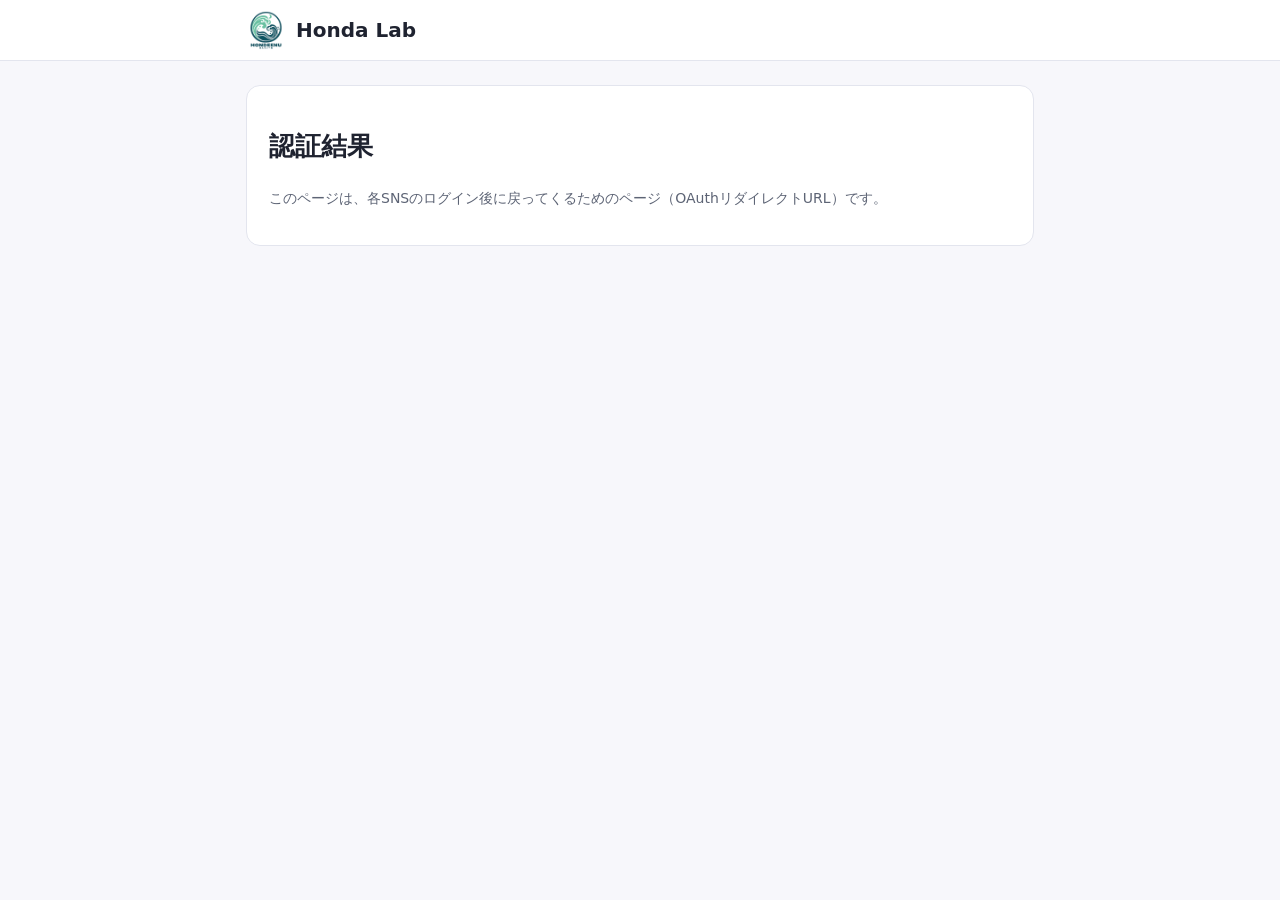
<file: callback/index.html>
<!doctype html>
<html lang="ja">
<head>
<meta charset="utf-8">
<meta name="viewport" content="width=device-width, initial-scale=1">
<meta name="robots" content="noindex">
<meta name="referrer" content="no-referrer">
<title>認証が完了しました｜Honda Lab</title>
<link rel="icon" href="../assets/icon-32.png">
<link rel="stylesheet" href="../assets/style.css">
</head>
<body>
<header class="site"><div class="inner">
  <a class="brand" href="../"><img src="../assets/icon-180.png" alt="">Honda Lab</a>
</div></header>
<main>
<article class="card">
  <h1 id="title">認証結果</h1>
  <p id="message" class="muted">読み込み中…</p>
  <div id="result" hidden>
    <h3>認可コード（code）</h3>
    <pre class="copy" id="code"></pre>
    <p><button type="button" id="copy">コードをコピー</button></p>
    <p class="notice">このコードは、AffiliateAutoPost の連携画面に貼り付けてください。コードは数分で無効になります。他人に共有しないでください。このページはコードをどこにも送信・保存しません。</p>
    <p class="muted">state: <span id="state"></span></p>
  </div>
</article>
</main>
<script>
(function () {
  var params = new URLSearchParams(location.search);
  var code = params.get('code') || params.get('auth_code');
  var error = params.get('error') || params.get('error_code');
  var message = document.getElementById('message');
  if (code) {
    document.getElementById('title').textContent = '認証が完了しました';
    message.textContent = 'TikTok / Meta / Google から認可コードを受け取りました。';
    document.getElementById('code').textContent = code;
    document.getElementById('state').textContent = params.get('state') || '-';
    document.getElementById('result').hidden = false;
    document.getElementById('copy').addEventListener('click', function () {
      navigator.clipboard.writeText(code).then(function () {
        document.getElementById('copy').textContent = 'コピーしました';
      });
    });
    history.replaceState(null, '', location.pathname);
  } else if (error) {
    document.getElementById('title').textContent = '認証できませんでした';
    message.textContent = 'エラー：' + error + ' ' + (params.get('error_description') || '');
  } else {
    message.textContent = 'このページは、各SNSのログイン後に戻ってくるためのページ（OAuthリダイレクトURL）です。';
  }
})();
</script>
</body>
</html>
</file>
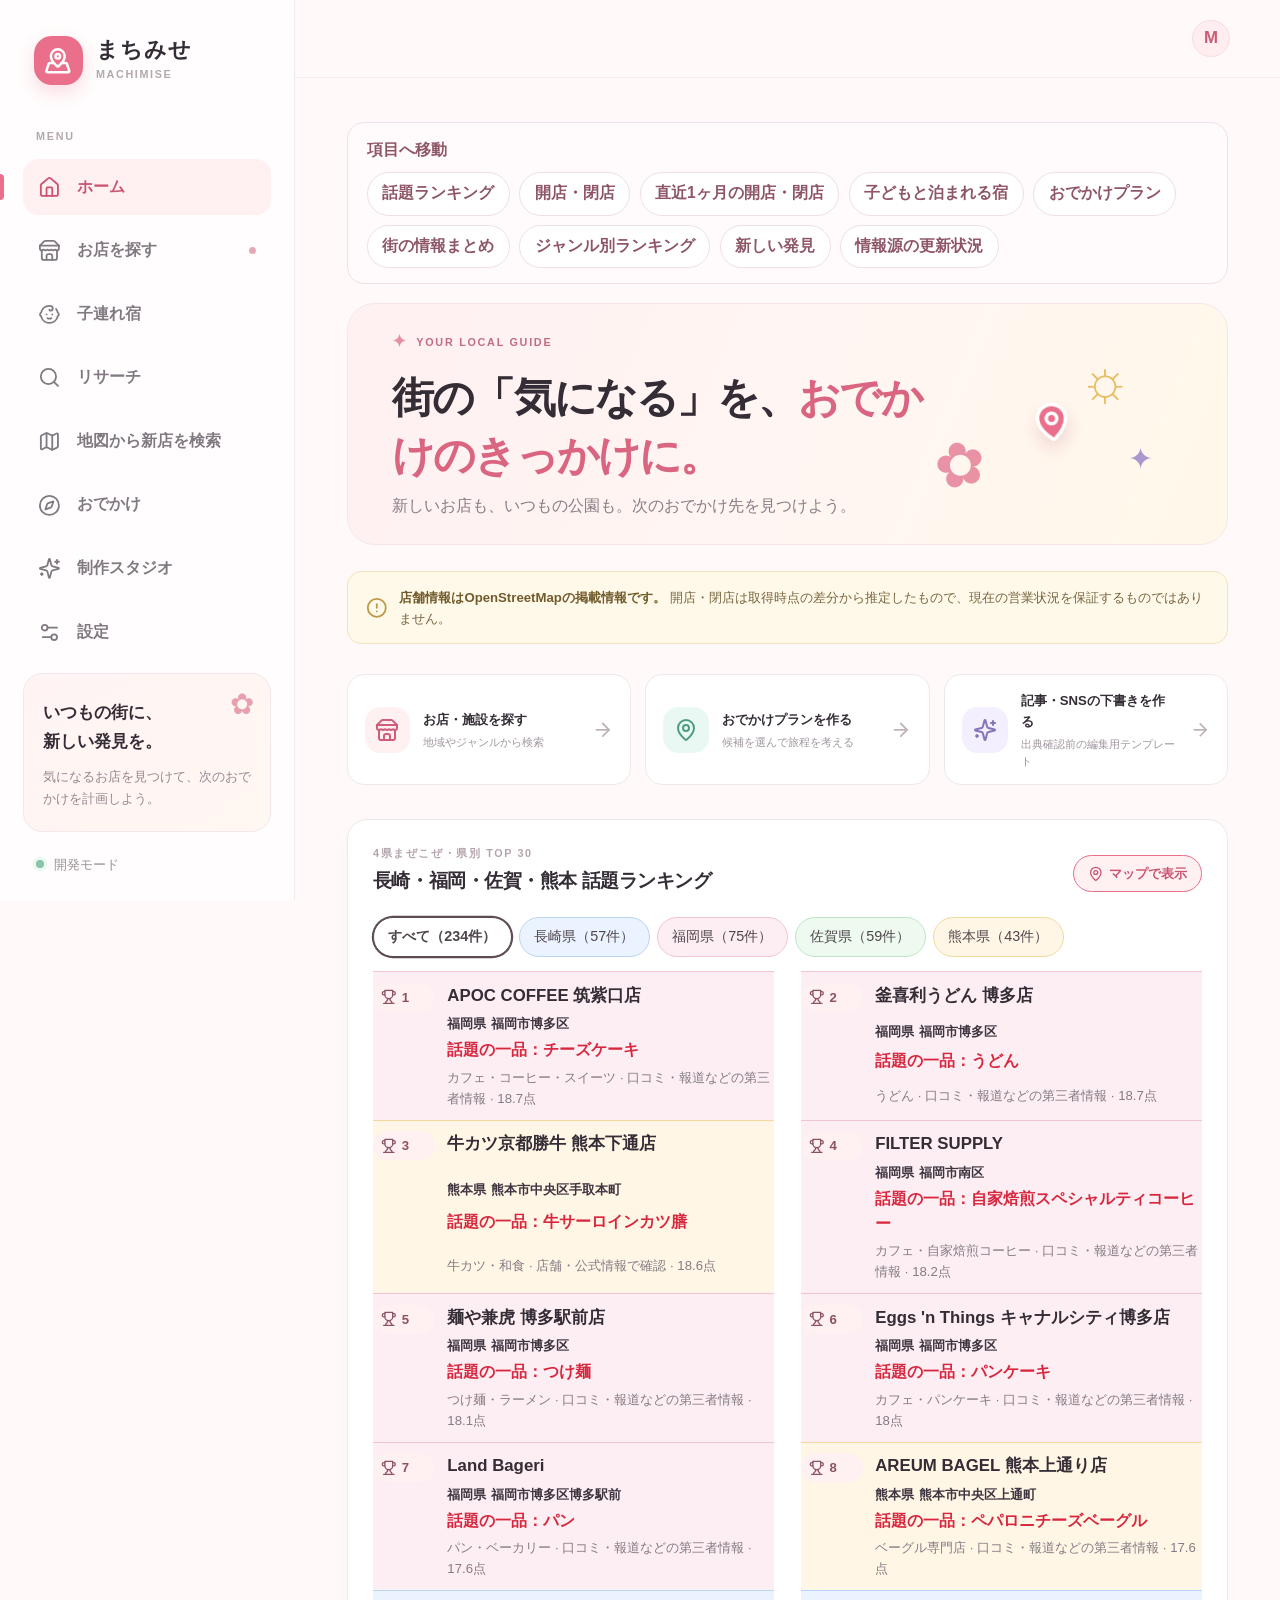
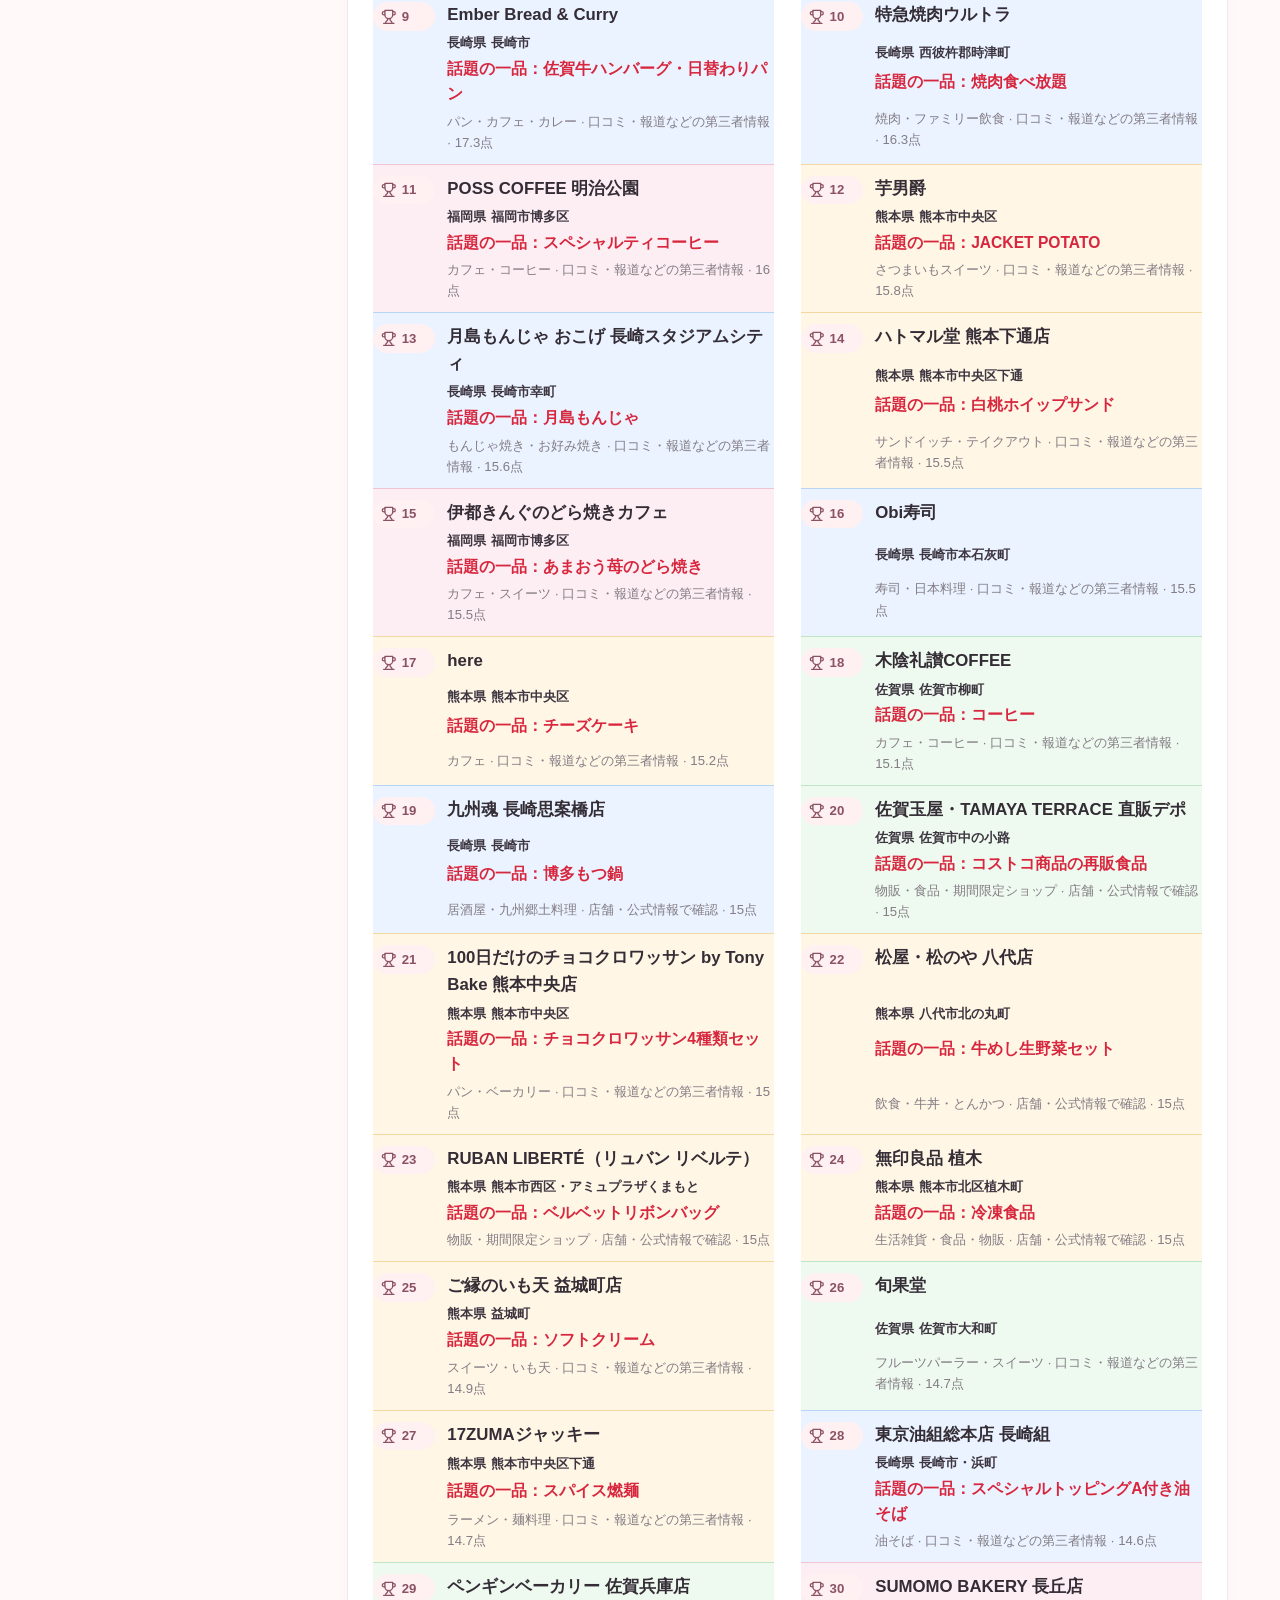
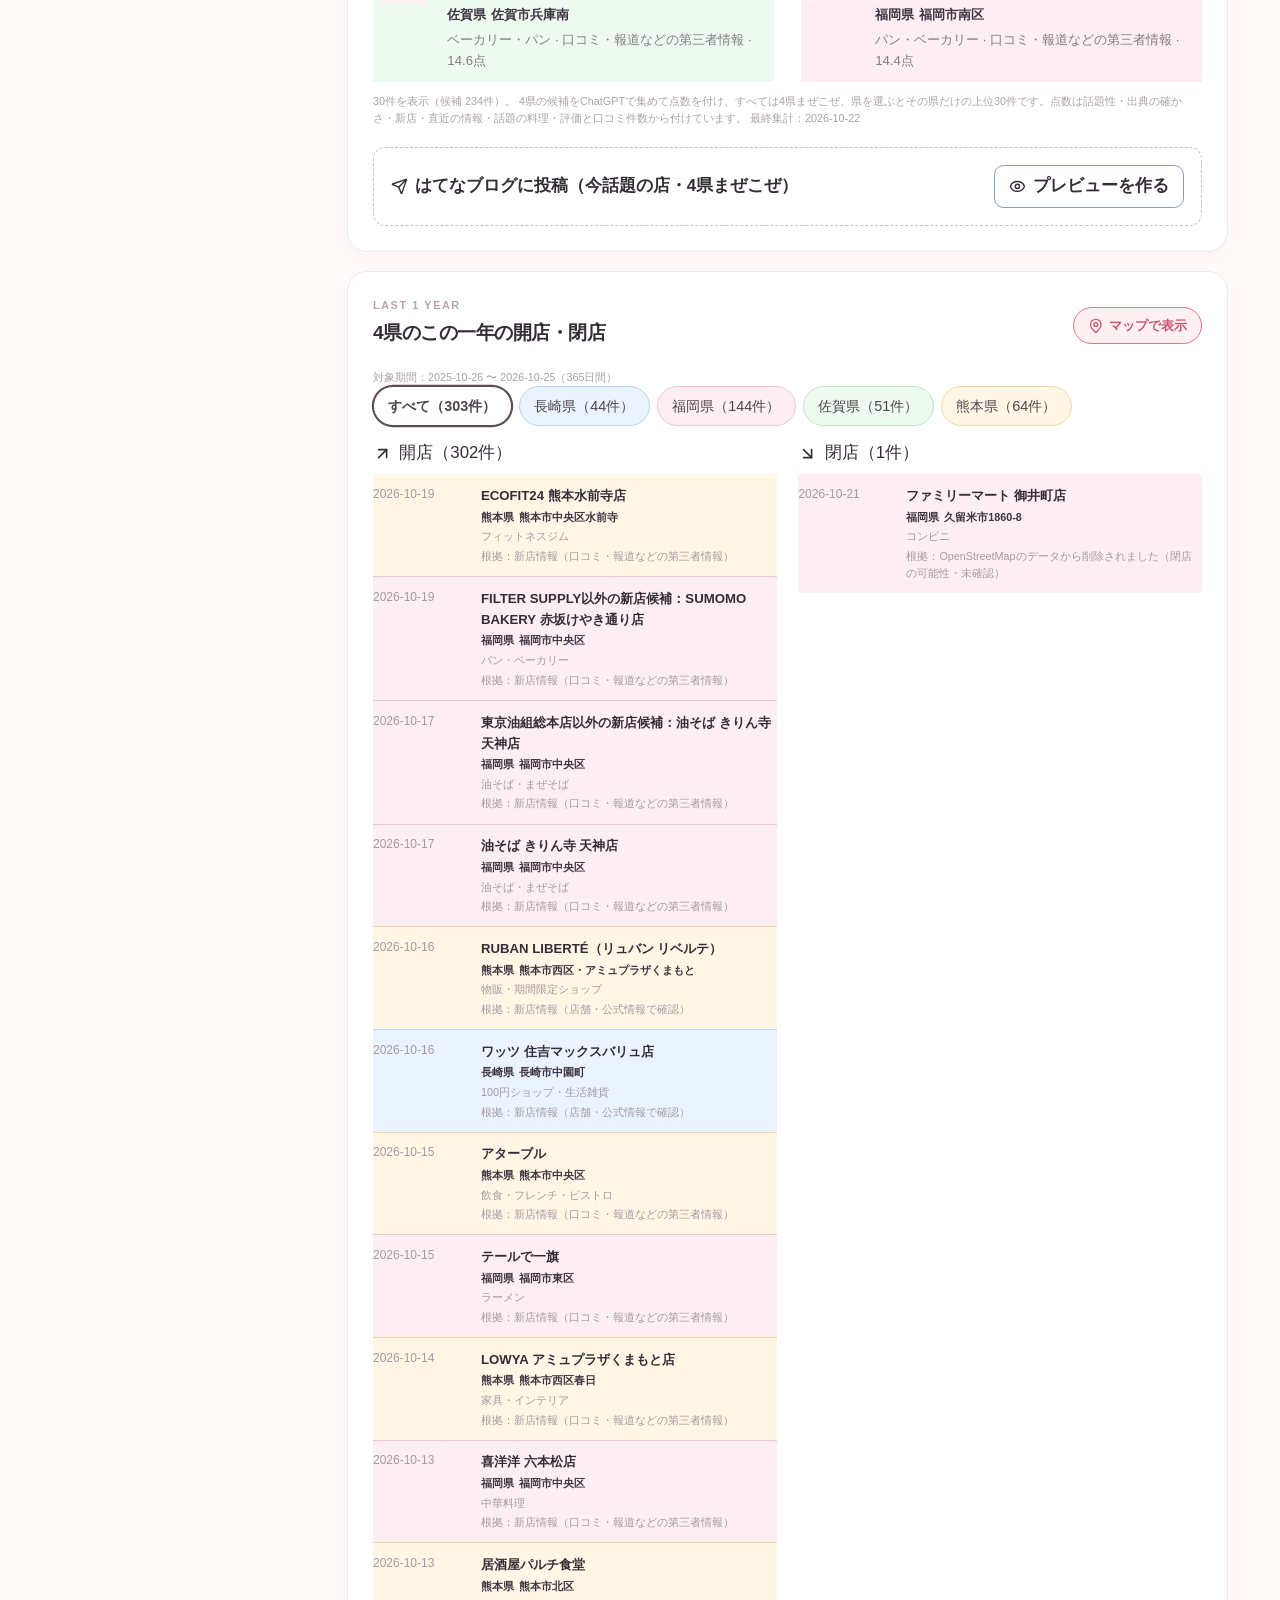
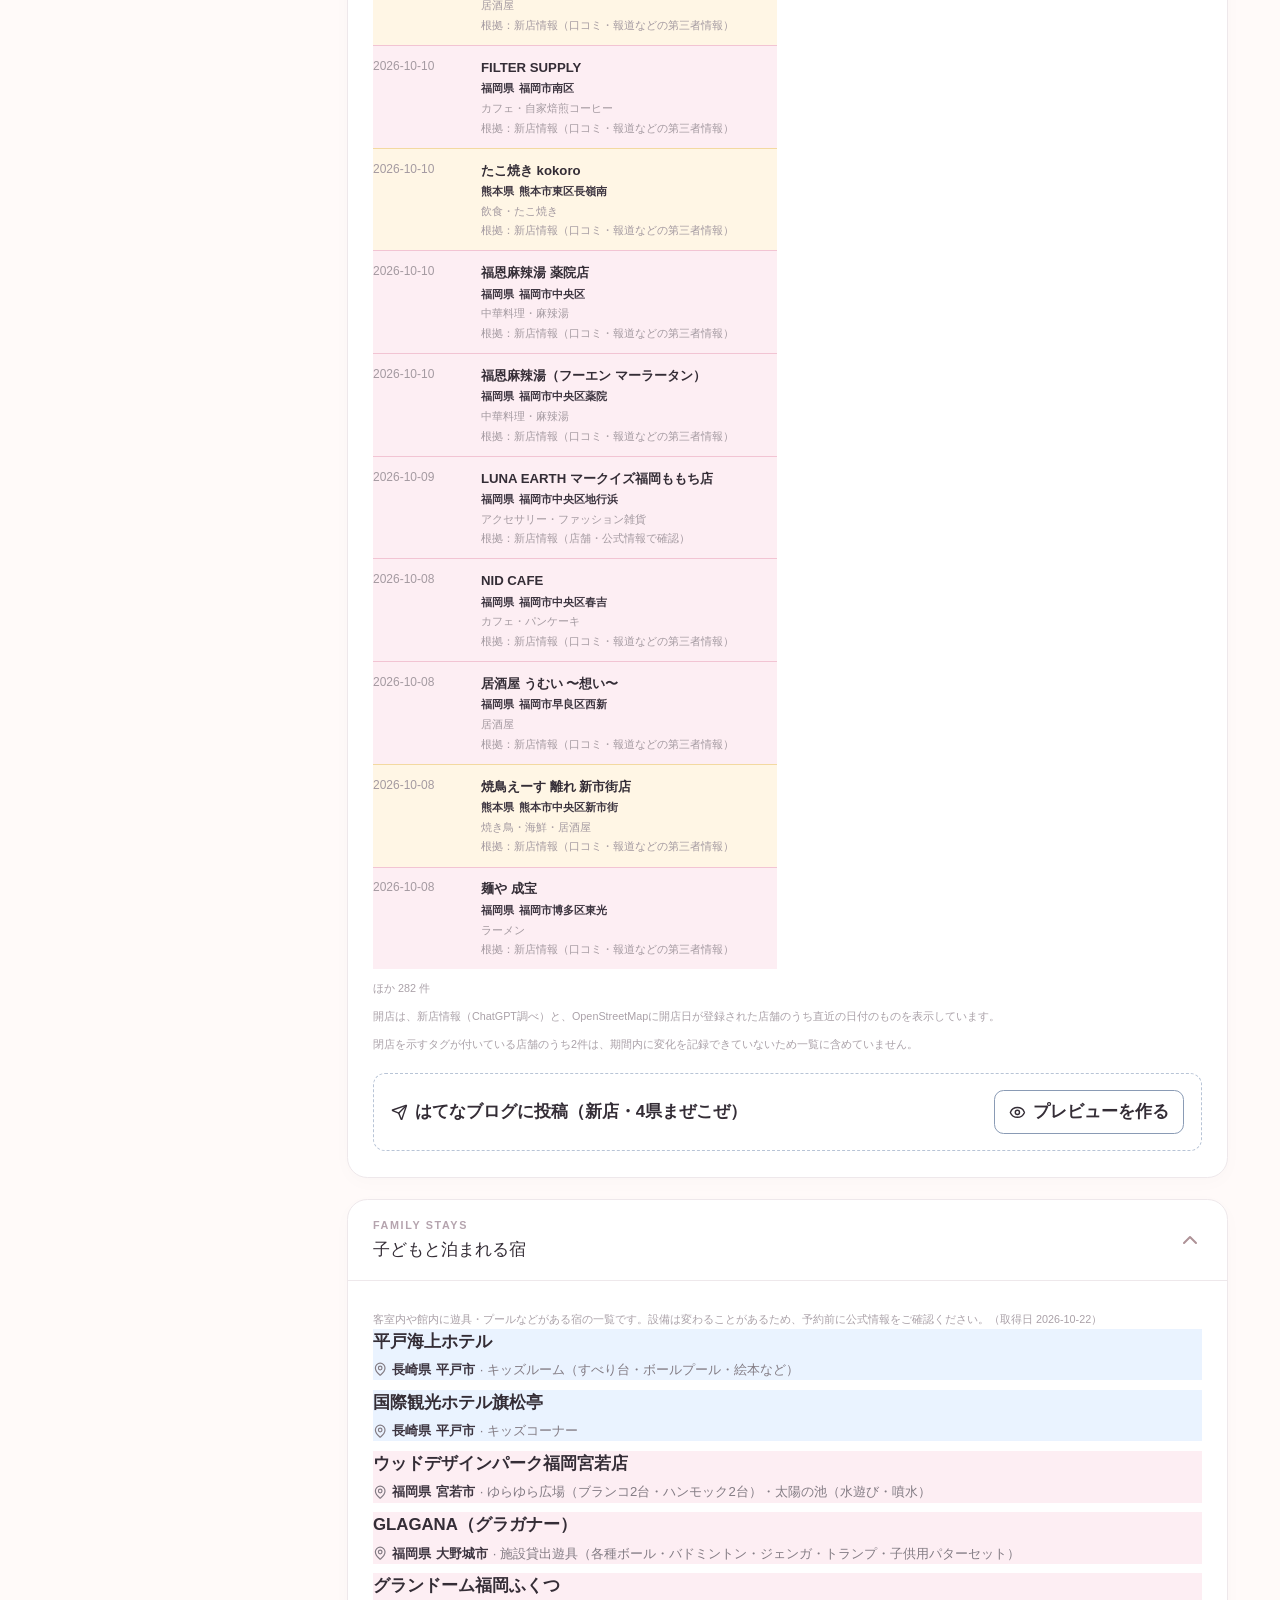
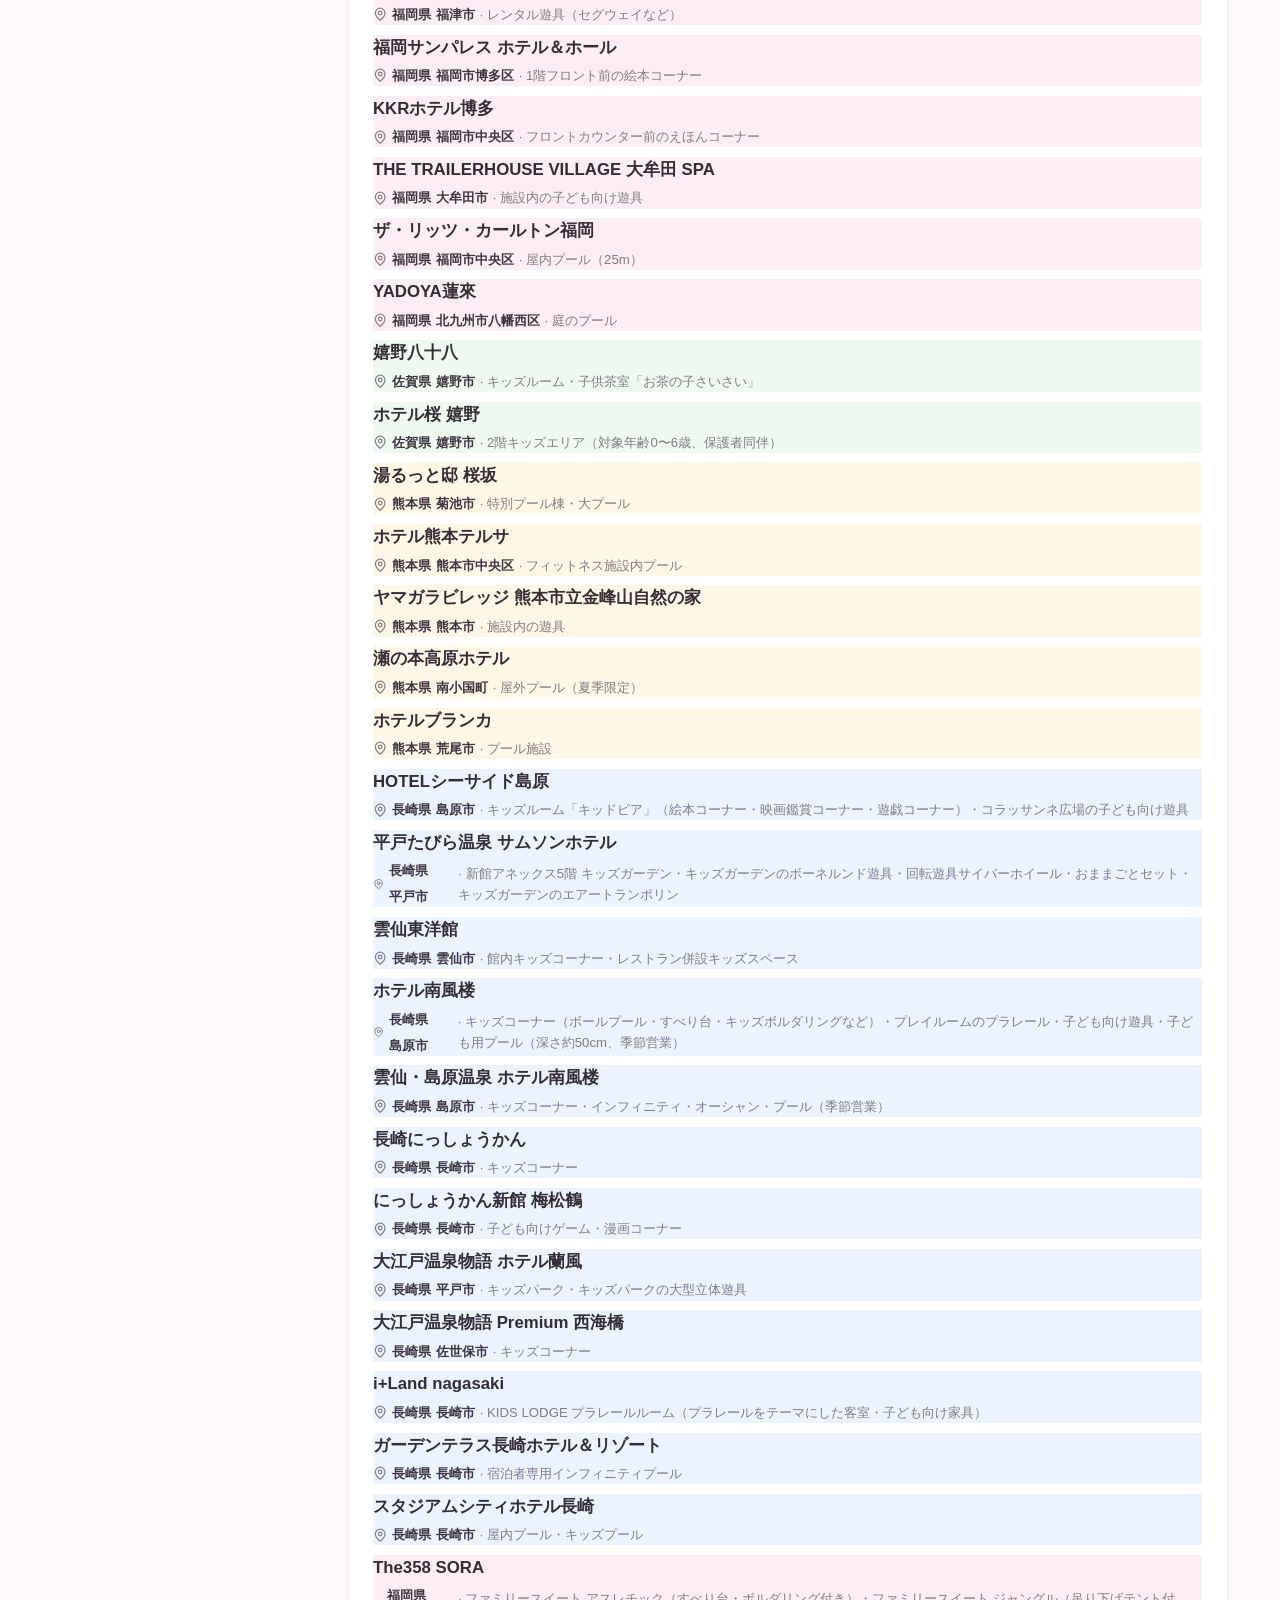
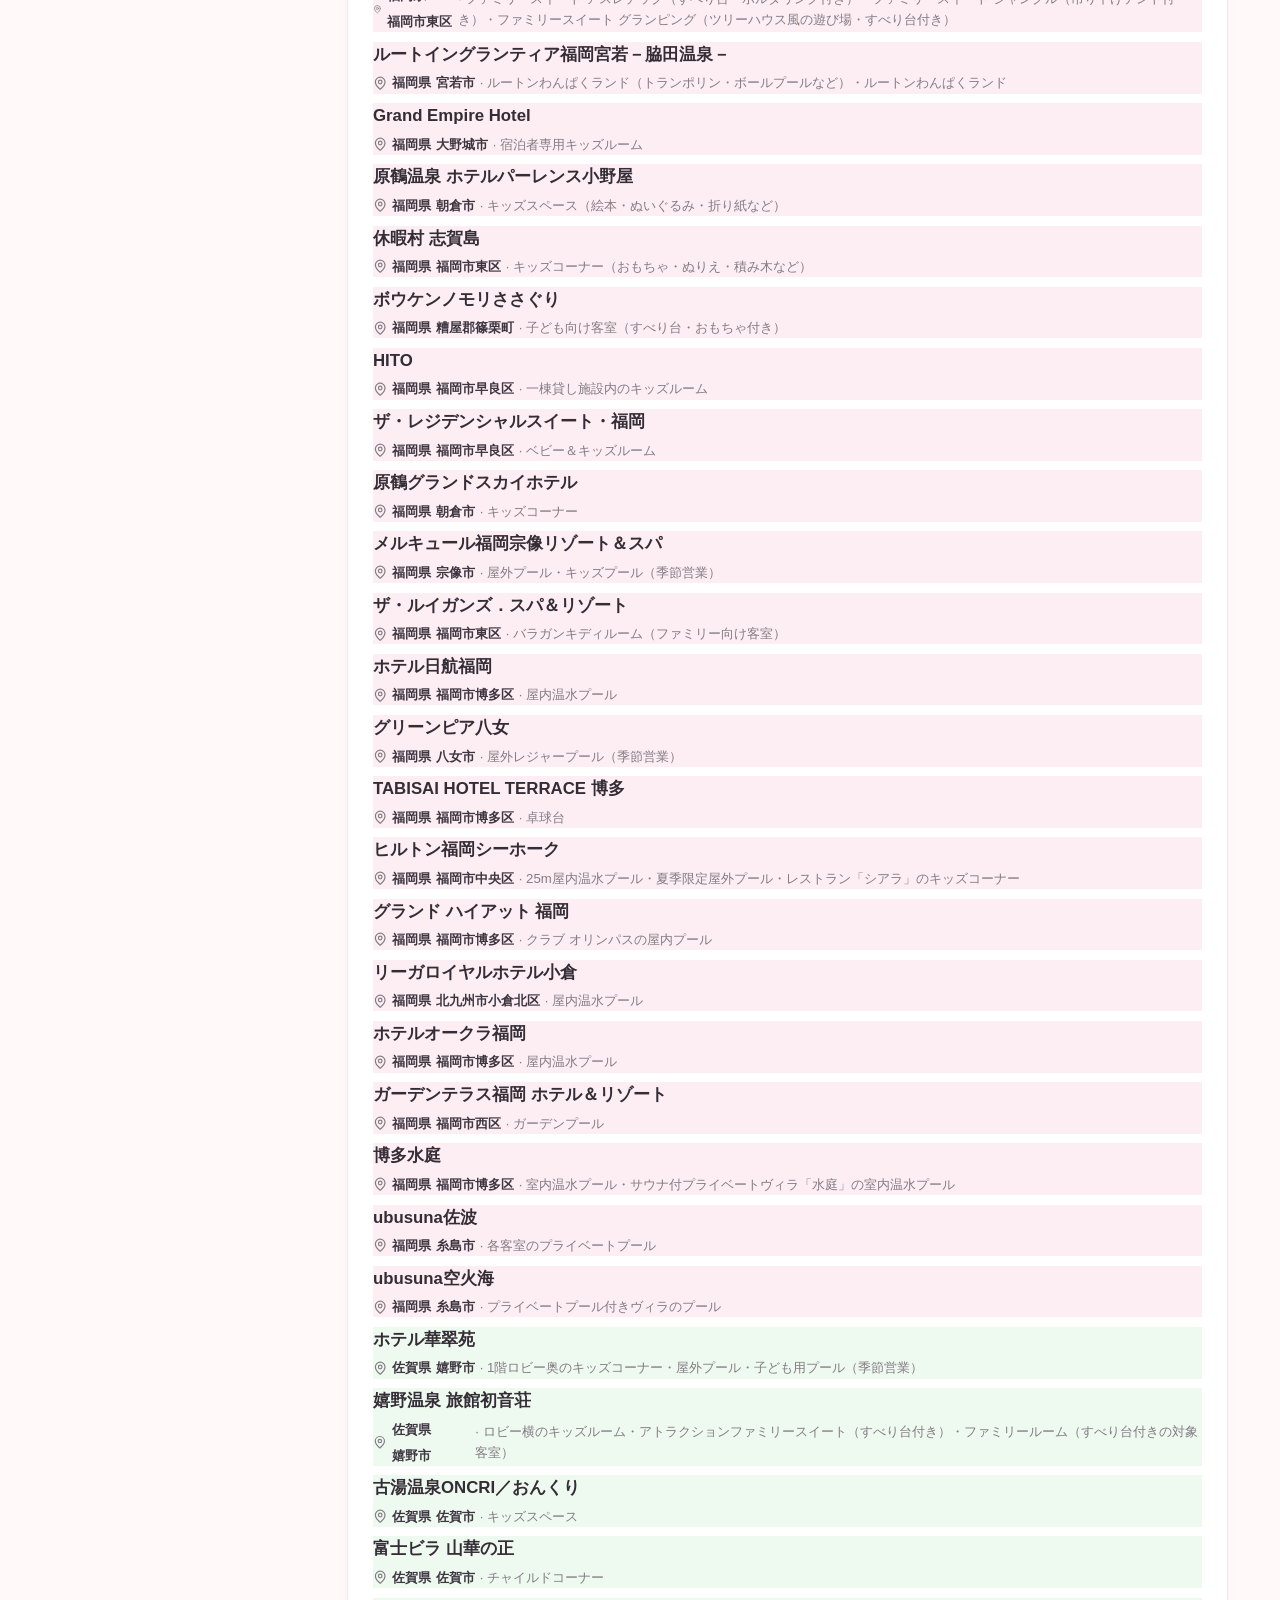
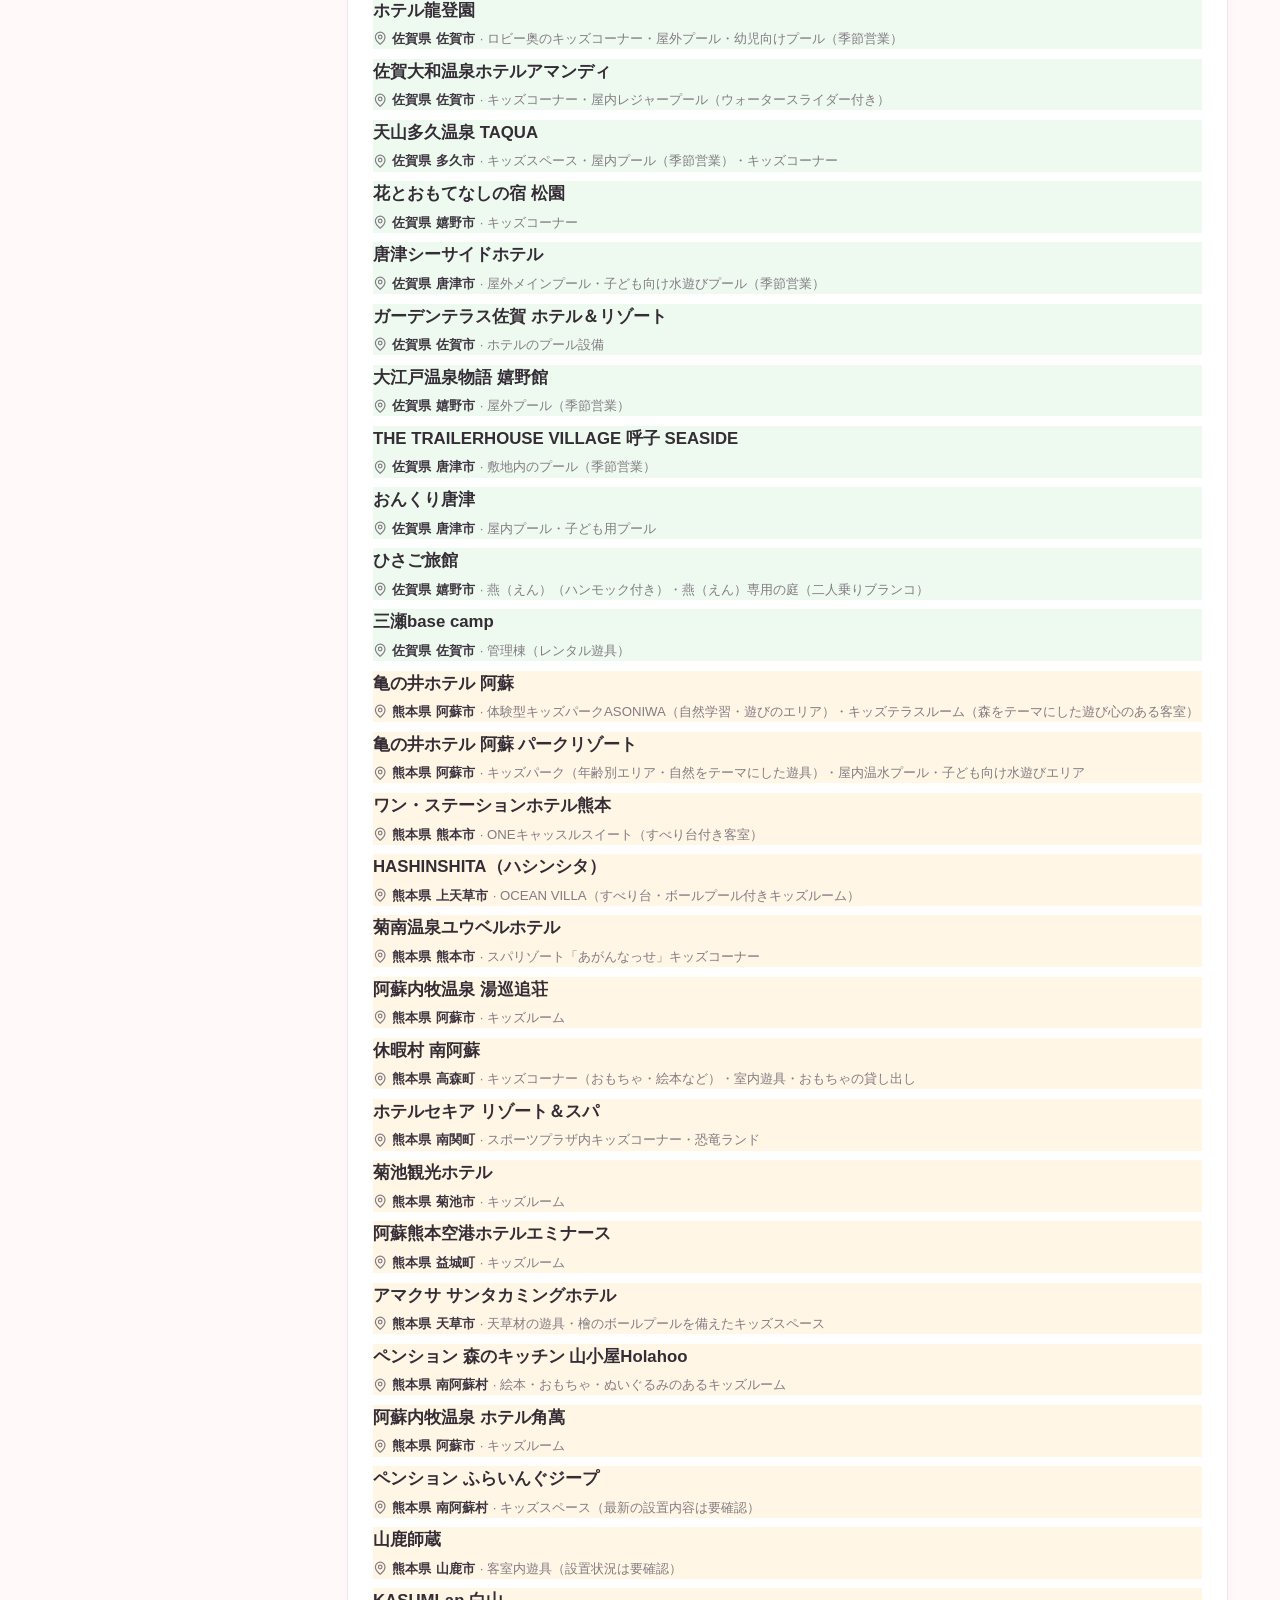
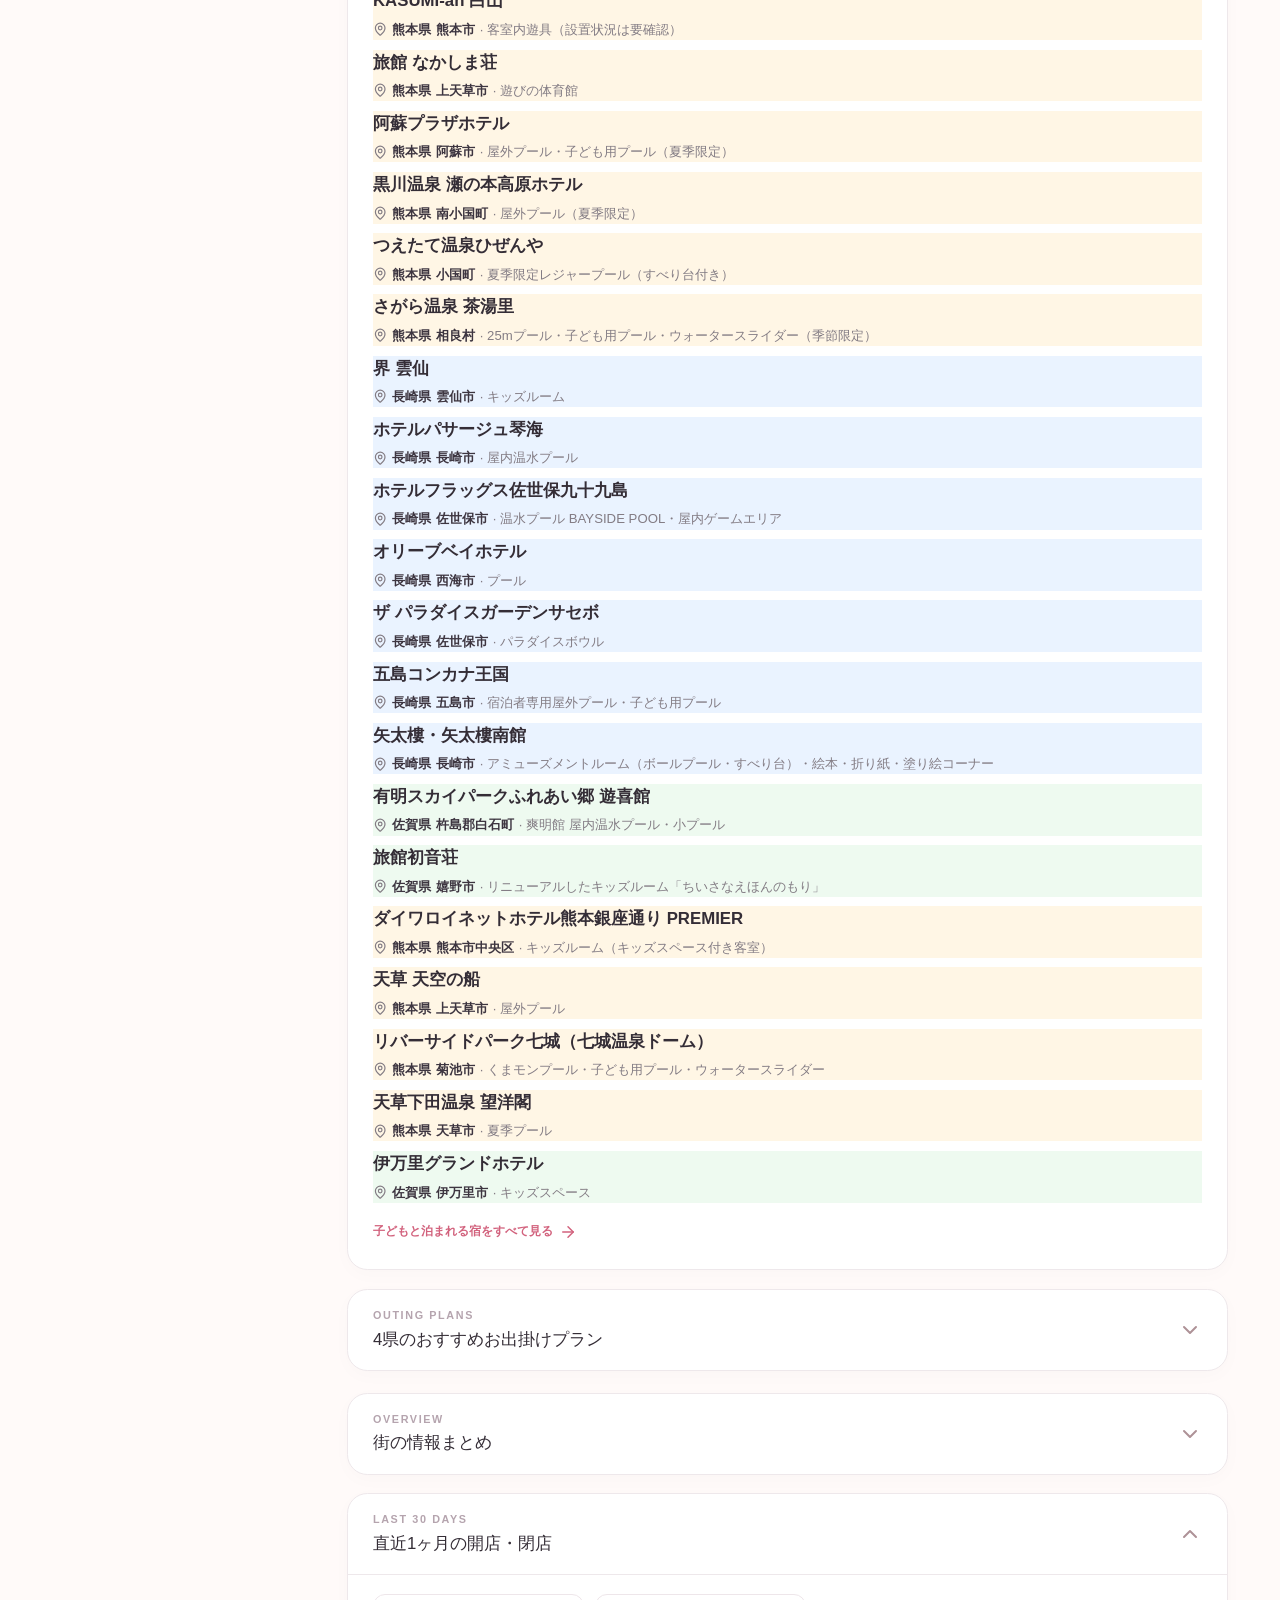
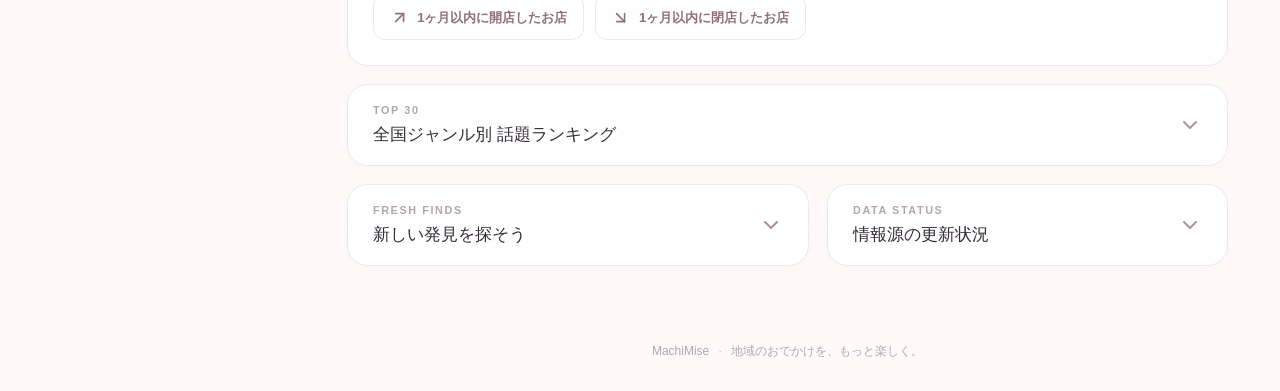
<file: machimise/index.html>
<!DOCTYPE html><html lang="ja"><head><meta charSet="utf-8"/><meta name="viewport" content="width=device-width, initial-scale=1"/><link rel="stylesheet" href="_next/static/chunks/3ql5fjszkxlc9.css" data-precedence="next"/><meta name="theme-color" content="#fff8f7"/><title>MachiMise｜まちみせ</title><meta name="description" content="地域のお店探しとおでかけ計画を支援するアプリ"/><link rel="manifest" href="./"/></head><body><div hidden=""><!--$--><!--/$--></div><div class="app-frame"><aside class="sidebar"><a class="brand" aria-label="MachiMise ホーム" href="./"><span class="brand-mark"><svg xmlns="http://www.w3.org/2000/svg" width="23" height="23" viewBox="0 0 24 24" fill="none" stroke="currentColor" stroke-width="2.2" stroke-linecap="round" stroke-linejoin="round" class="lucide lucide-map-pinned"><path d="M18 8c0 3.613-3.869 7.429-5.393 8.795a1 1 0 0 1-1.214 0C9.87 15.429 6 11.613 6 8a6 6 0 0 1 12 0"></path><circle cx="12" cy="8" r="2"></circle><path d="M8.714 14h-3.71a1 1 0 0 0-.948.683l-2.004 6A1 1 0 0 0 3 22h18a1 1 0 0 0 .948-1.316l-2-6a1 1 0 0 0-.949-.684h-3.712"></path></svg></span><span><strong>まちみせ</strong><small>MachiMise</small></span></a><p class="nav-caption">MENU</p><nav class="side-nav" aria-label="メインメニュー"><a class="nav-link active" aria-current="page" href="./"><svg xmlns="http://www.w3.org/2000/svg" width="19" height="19" viewBox="0 0 24 24" fill="none" stroke="currentColor" stroke-width="1.9" stroke-linecap="round" stroke-linejoin="round" class="lucide lucide-house"><path d="M15 21v-8a1 1 0 0 0-1-1h-4a1 1 0 0 0-1 1v8"></path><path d="M3 10a2 2 0 0 1 .709-1.528l7-5.999a2 2 0 0 1 2.582 0l7 5.999A2 2 0 0 1 21 10v9a2 2 0 0 1-2 2H5a2 2 0 0 1-2-2z"></path></svg><span>ホーム</span></a><a class="nav-link" href="./"><svg xmlns="http://www.w3.org/2000/svg" width="19" height="19" viewBox="0 0 24 24" fill="none" stroke="currentColor" stroke-width="1.9" stroke-linecap="round" stroke-linejoin="round" class="lucide lucide-store"><path d="m2 7 4.41-4.41A2 2 0 0 1 7.83 2h8.34a2 2 0 0 1 1.42.59L22 7"></path><path d="M4 12v8a2 2 0 0 0 2 2h12a2 2 0 0 0 2-2v-8"></path><path d="M15 22v-4a2 2 0 0 0-2-2h-2a2 2 0 0 0-2 2v4"></path><path d="M2 7h20"></path><path d="M22 7v3a2 2 0 0 1-2 2a2.7 2.7 0 0 1-1.59-.63.7.7 0 0 0-.82 0A2.7 2.7 0 0 1 16 12a2.7 2.7 0 0 1-1.59-.63.7.7 0 0 0-.82 0A2.7 2.7 0 0 1 12 12a2.7 2.7 0 0 1-1.59-.63.7.7 0 0 0-.82 0A2.7 2.7 0 0 1 8 12a2.7 2.7 0 0 1-1.59-.63.7.7 0 0 0-.82 0A2.7 2.7 0 0 1 4 12a2 2 0 0 1-2-2V7"></path></svg><span>お店を探す</span><span class="nav-dot" aria-hidden="true"></span></a><a class="nav-link" href="./"><svg xmlns="http://www.w3.org/2000/svg" width="19" height="19" viewBox="0 0 24 24" fill="none" stroke="currentColor" stroke-width="1.9" stroke-linecap="round" stroke-linejoin="round" class="lucide lucide-baby"><path d="M9 12h.01"></path><path d="M15 12h.01"></path><path d="M10 16c.5.3 1.2.5 2 .5s1.5-.2 2-.5"></path><path d="M19 6.3a9 9 0 0 1 1.8 3.9 2 2 0 0 1 0 3.6 9 9 0 0 1-17.6 0 2 2 0 0 1 0-3.6A9 9 0 0 1 12 3c2 0 3.5 1.1 3.5 2.5s-.9 2.5-2 2.5c-.8 0-1.5-.4-1.5-1"></path></svg><span>子連れ宿</span></a><a class="nav-link" href="./"><svg xmlns="http://www.w3.org/2000/svg" width="19" height="19" viewBox="0 0 24 24" fill="none" stroke="currentColor" stroke-width="1.9" stroke-linecap="round" stroke-linejoin="round" class="lucide lucide-search"><circle cx="11" cy="11" r="8"></circle><path d="m21 21-4.3-4.3"></path></svg><span>リサーチ</span></a><a class="nav-link" href="./"><svg xmlns="http://www.w3.org/2000/svg" width="19" height="19" viewBox="0 0 24 24" fill="none" stroke="currentColor" stroke-width="1.9" stroke-linecap="round" stroke-linejoin="round" class="lucide lucide-map"><path d="M14.106 5.553a2 2 0 0 0 1.788 0l3.659-1.83A1 1 0 0 1 21 4.619v12.764a1 1 0 0 1-.553.894l-4.553 2.277a2 2 0 0 1-1.788 0l-4.212-2.106a2 2 0 0 0-1.788 0l-3.659 1.83A1 1 0 0 1 3 19.381V6.618a1 1 0 0 1 .553-.894l4.553-2.277a2 2 0 0 1 1.788 0z"></path><path d="M15 5.764v15"></path><path d="M9 3.236v15"></path></svg><span>地図から新店を検索</span></a><a class="nav-link" href="./"><svg xmlns="http://www.w3.org/2000/svg" width="19" height="19" viewBox="0 0 24 24" fill="none" stroke="currentColor" stroke-width="1.9" stroke-linecap="round" stroke-linejoin="round" class="lucide lucide-compass"><path d="m16.24 7.76-1.804 5.411a2 2 0 0 1-1.265 1.265L7.76 16.24l1.804-5.411a2 2 0 0 1 1.265-1.265z"></path><circle cx="12" cy="12" r="10"></circle></svg><span>おでかけ</span></a><a class="nav-link" href="./"><svg xmlns="http://www.w3.org/2000/svg" width="19" height="19" viewBox="0 0 24 24" fill="none" stroke="currentColor" stroke-width="1.9" stroke-linecap="round" stroke-linejoin="round" class="lucide lucide-sparkles"><path d="M9.937 15.5A2 2 0 0 0 8.5 14.063l-6.135-1.582a.5.5 0 0 1 0-.962L8.5 9.936A2 2 0 0 0 9.937 8.5l1.582-6.135a.5.5 0 0 1 .963 0L14.063 8.5A2 2 0 0 0 15.5 9.937l6.135 1.581a.5.5 0 0 1 0 .964L15.5 14.063a2 2 0 0 0-1.437 1.437l-1.582 6.135a.5.5 0 0 1-.963 0z"></path><path d="M20 3v4"></path><path d="M22 5h-4"></path><path d="M4 17v2"></path><path d="M5 18H3"></path></svg><span>制作スタジオ</span></a><a class="nav-link" href="./"><svg xmlns="http://www.w3.org/2000/svg" width="19" height="19" viewBox="0 0 24 24" fill="none" stroke="currentColor" stroke-width="1.9" stroke-linecap="round" stroke-linejoin="round" class="lucide lucide-settings2"><path d="M20 7h-9"></path><path d="M14 17H5"></path><circle cx="17" cy="17" r="3"></circle><circle cx="7" cy="7" r="3"></circle></svg><span>設定</span></a></nav><div class="sidebar-note"><span class="note-flower" aria-hidden="true">✿</span><strong>いつもの街に、<br/>新しい発見を。</strong><p>気になるお店を見つけて、次のおでかけを計画しよう。</p></div><div class="sidebar-footer"><span class="status-dot"></span>開発モード</div></aside><div class="main-column"><header class="topbar"><div class="topbar-brand"><span class="brand-mark small"><svg xmlns="http://www.w3.org/2000/svg" width="19" height="19" viewBox="0 0 24 24" fill="none" stroke="currentColor" stroke-width="2" stroke-linecap="round" stroke-linejoin="round" class="lucide lucide-map-pinned"><path d="M18 8c0 3.613-3.869 7.429-5.393 8.795a1 1 0 0 1-1.214 0C9.87 15.429 6 11.613 6 8a6 6 0 0 1 12 0"></path><circle cx="12" cy="8" r="2"></circle><path d="M8.714 14h-3.71a1 1 0 0 0-.948.683l-2.004 6A1 1 0 0 0 3 22h18a1 1 0 0 0 .948-1.316l-2-6a1 1 0 0 0-.949-.684h-3.712"></path></svg></span><strong>まちみせ</strong></div><div class="topbar-right"><span class="avatar">M</span></div></header><main class="main-content"><nav class="top-jump" aria-label="ページ内の項目へ移動"><span class="top-jump-title">項目へ移動</span><ul><li><a href="#kyushu-ranking">話題ランキング</a></li><li><a href="#kyushu-changes">開店・閉店</a></li><li><a href="#recent-changes">直近1ヶ月の開店・閉店</a></li><li><a href="#kyushu-stays">子どもと泊まれる宿</a></li><li><a href="#kyushu-plans">おでかけプラン</a></li><li><a href="#dashboard-summary">街の情報まとめ</a></li><li><a href="#genre-ranking">ジャンル別ランキング</a></li><li><a href="#fresh-finds">新しい発見</a></li><li><a href="#data-status">情報源の更新状況</a></li></ul></nav><div class="welcome-row"><div><div class="eyebrow"><span class="eyebrow-sparkle">✦</span> YOUR LOCAL GUIDE</div><h1>街の「気になる」を、<br class="mobile-break"/><span class="text-accent">おでかけのきっかけに。</span></h1><p class="lead">新しいお店も、いつもの公園も。次のおでかけ先を見つけよう。</p></div><div class="welcome-art" aria-hidden="true"><span class="art-sun">☼</span><span class="art-flower">✿</span><span class="art-pin"><svg xmlns="http://www.w3.org/2000/svg" width="35" height="35" viewBox="0 0 24 24" fill="currentColor" stroke="currentColor" stroke-width="2" stroke-linecap="round" stroke-linejoin="round" class="lucide lucide-map-pin"><path d="M20 10c0 4.993-5.539 10.193-7.399 11.799a1 1 0 0 1-1.202 0C9.539 20.193 4 14.993 4 10a8 8 0 0 1 16 0"></path><circle cx="12" cy="10" r="3"></circle></svg></span><span class="art-spark">✦</span></div></div><div class="demo-banner" role="note"><svg xmlns="http://www.w3.org/2000/svg" width="18" height="18" viewBox="0 0 24 24" fill="none" stroke="currentColor" stroke-width="2" stroke-linecap="round" stroke-linejoin="round" class="lucide lucide-circle-alert"><circle cx="12" cy="12" r="10"></circle><line x1="12" x2="12" y1="8" y2="12"></line><line x1="12" x2="12.01" y1="16" y2="16"></line></svg><span><strong>店舗情報はOpenStreetMapの掲載情報です。</strong> 開店・閉店は取得時点の差分から推定したもので、現在の営業状況を保証するものではありません。</span></div><div class="quick-actions"><a class="quick-action action-primary" href="./"><span class="quick-icon"><svg xmlns="http://www.w3.org/2000/svg" width="20" height="20" viewBox="0 0 24 24" fill="none" stroke="currentColor" stroke-width="2" stroke-linecap="round" stroke-linejoin="round" class="lucide lucide-store"><path d="m2 7 4.41-4.41A2 2 0 0 1 7.83 2h8.34a2 2 0 0 1 1.42.59L22 7"></path><path d="M4 12v8a2 2 0 0 0 2 2h12a2 2 0 0 0 2-2v-8"></path><path d="M15 22v-4a2 2 0 0 0-2-2h-2a2 2 0 0 0-2 2v4"></path><path d="M2 7h20"></path><path d="M22 7v3a2 2 0 0 1-2 2a2.7 2.7 0 0 1-1.59-.63.7.7 0 0 0-.82 0A2.7 2.7 0 0 1 16 12a2.7 2.7 0 0 1-1.59-.63.7.7 0 0 0-.82 0A2.7 2.7 0 0 1 12 12a2.7 2.7 0 0 1-1.59-.63.7.7 0 0 0-.82 0A2.7 2.7 0 0 1 8 12a2.7 2.7 0 0 1-1.59-.63.7.7 0 0 0-.82 0A2.7 2.7 0 0 1 4 12a2 2 0 0 1-2-2V7"></path></svg></span><span><strong>お店・施設を探す</strong><small>地域やジャンルから検索</small></span><svg xmlns="http://www.w3.org/2000/svg" width="18" height="18" viewBox="0 0 24 24" fill="none" stroke="currentColor" stroke-width="2" stroke-linecap="round" stroke-linejoin="round" class="lucide lucide-arrow-right"><path d="M5 12h14"></path><path d="m12 5 7 7-7 7"></path></svg></a><a class="quick-action" href="./"><span class="quick-icon mint-icon"><svg xmlns="http://www.w3.org/2000/svg" width="20" height="20" viewBox="0 0 24 24" fill="none" stroke="currentColor" stroke-width="2" stroke-linecap="round" stroke-linejoin="round" class="lucide lucide-map-pin"><path d="M20 10c0 4.993-5.539 10.193-7.399 11.799a1 1 0 0 1-1.202 0C9.539 20.193 4 14.993 4 10a8 8 0 0 1 16 0"></path><circle cx="12" cy="10" r="3"></circle></svg></span><span><strong>おでかけプランを作る</strong><small>候補を選んで旅程を考える</small></span><svg xmlns="http://www.w3.org/2000/svg" width="18" height="18" viewBox="0 0 24 24" fill="none" stroke="currentColor" stroke-width="2" stroke-linecap="round" stroke-linejoin="round" class="lucide lucide-arrow-right"><path d="M5 12h14"></path><path d="m12 5 7 7-7 7"></path></svg></a><a class="quick-action" href="./"><span class="quick-icon lilac-icon"><svg xmlns="http://www.w3.org/2000/svg" width="20" height="20" viewBox="0 0 24 24" fill="none" stroke="currentColor" stroke-width="2" stroke-linecap="round" stroke-linejoin="round" class="lucide lucide-sparkles"><path d="M9.937 15.5A2 2 0 0 0 8.5 14.063l-6.135-1.582a.5.5 0 0 1 0-.962L8.5 9.936A2 2 0 0 0 9.937 8.5l1.582-6.135a.5.5 0 0 1 .963 0L14.063 8.5A2 2 0 0 0 15.5 9.937l6.135 1.581a.5.5 0 0 1 0 .964L15.5 14.063a2 2 0 0 0-1.437 1.437l-1.582 6.135a.5.5 0 0 1-.963 0z"></path><path d="M20 3v4"></path><path d="M22 5h-4"></path><path d="M4 17v2"></path><path d="M5 18H3"></path></svg></span><span><strong>記事・SNSの下書きを作る</strong><small>出典確認前の編集用テンプレート</small></span><svg xmlns="http://www.w3.org/2000/svg" width="18" height="18" viewBox="0 0 24 24" fill="none" stroke="currentColor" stroke-width="2" stroke-linecap="round" stroke-linejoin="round" class="lucide lucide-arrow-right"><path d="M5 12h14"></path><path d="m12 5 7 7-7 7"></path></svg></a></div><div class="kyushu-highlights" id="kyushu-highlights"><section class="panel" id="kyushu-ranking"><div class="section-heading compact"><div><span class="section-kicker">4県まぜこぜ・県別 TOP 30</span><h2>長崎・福岡・佐賀・熊本 話題ランキング</h2></div><a class="kyushu-map-link" href="./"><svg xmlns="http://www.w3.org/2000/svg" width="13" height="13" viewBox="0 0 24 24" fill="none" stroke="currentColor" stroke-width="2" stroke-linecap="round" stroke-linejoin="round" class="lucide lucide-map-pin"><path d="M20 10c0 4.993-5.539 10.193-7.399 11.799a1 1 0 0 1-1.202 0C9.539 20.193 4 14.993 4 10a8 8 0 0 1 16 0"></path><circle cx="12" cy="10" r="3"></circle></svg> マップで表示</a></div><div class="prefecture-filter" role="group" aria-label="都道府県で絞り込み"><button type="button" class="prefecture-filter-button prefecture-tone-all is-active">すべて<!-- -->（234件）</button><button type="button" class="prefecture-filter-button prefecture-tone prefecture-tone-nagasaki">長崎県<!-- -->（57件）</button><button type="button" class="prefecture-filter-button prefecture-tone prefecture-tone-fukuoka">福岡県<!-- -->（75件）</button><button type="button" class="prefecture-filter-button prefecture-tone prefecture-tone-saga">佐賀県<!-- -->（59件）</button><button type="button" class="prefecture-filter-button prefecture-tone prefecture-tone-kumamoto">熊本県<!-- -->（43件）</button></div><ol class="kyushu-ranking"><li class="kyushu-ranking-item prefecture-tone prefecture-tone-fukuoka"><span class="kyushu-ranking-rank"><svg xmlns="http://www.w3.org/2000/svg" width="13" height="13" viewBox="0 0 24 24" fill="none" stroke="currentColor" stroke-width="2" stroke-linecap="round" stroke-linejoin="round" class="lucide lucide-trophy"><path d="M6 9H4.5a2.5 2.5 0 0 1 0-5H6"></path><path d="M18 9h1.5a2.5 2.5 0 0 0 0-5H18"></path><path d="M4 22h16"></path><path d="M10 14.66V17c0 .55-.47.98-.97 1.21C7.85 18.75 7 20.24 7 22"></path><path d="M14 14.66V17c0 .55.47.98.97 1.21C16.15 18.75 17 20.24 17 22"></path><path d="M18 2H6v7a6 6 0 0 0 12 0V2Z"></path></svg>1</span><span class="kyushu-ranking-body"><strong><a href="https://miel.tnc.co.jp/special/newopen/" target="_blank" rel="noreferrer">APOC COFFEE 筑紫口店</a></strong><small><span class="area-label"><b class="area-pref">福岡県</b><b class="area-city">福岡市博多区</b></span></small><span class="hot-food">話題の一品：<!-- -->チーズケーキ</span><small>カフェ・コーヒー・スイーツ · 口コミ・報道などの第三者情報 · 18.7点</small></span></li><li class="kyushu-ranking-item prefecture-tone prefecture-tone-fukuoka"><span class="kyushu-ranking-rank"><svg xmlns="http://www.w3.org/2000/svg" width="13" height="13" viewBox="0 0 24 24" fill="none" stroke="currentColor" stroke-width="2" stroke-linecap="round" stroke-linejoin="round" class="lucide lucide-trophy"><path d="M6 9H4.5a2.5 2.5 0 0 1 0-5H6"></path><path d="M18 9h1.5a2.5 2.5 0 0 0 0-5H18"></path><path d="M4 22h16"></path><path d="M10 14.66V17c0 .55-.47.98-.97 1.21C7.85 18.75 7 20.24 7 22"></path><path d="M14 14.66V17c0 .55.47.98.97 1.21C16.15 18.75 17 20.24 17 22"></path><path d="M18 2H6v7a6 6 0 0 0 12 0V2Z"></path></svg>2</span><span class="kyushu-ranking-body"><strong><a href="https://tabelog.com/fukuoka/A4001/A400101/rstLst/cond16-00-00/" target="_blank" rel="noreferrer">釜喜利うどん 博多店</a></strong><small><span class="area-label"><b class="area-pref">福岡県</b><b class="area-city">福岡市博多区</b></span></small><span class="hot-food">話題の一品：<!-- -->うどん</span><small>うどん · 口コミ・報道などの第三者情報 · 18.7点</small></span></li><li class="kyushu-ranking-item prefecture-tone prefecture-tone-kumamoto"><span class="kyushu-ranking-rank"><svg xmlns="http://www.w3.org/2000/svg" width="13" height="13" viewBox="0 0 24 24" fill="none" stroke="currentColor" stroke-width="2" stroke-linecap="round" stroke-linejoin="round" class="lucide lucide-trophy"><path d="M6 9H4.5a2.5 2.5 0 0 1 0-5H6"></path><path d="M18 9h1.5a2.5 2.5 0 0 0 0-5H18"></path><path d="M4 22h16"></path><path d="M10 14.66V17c0 .55-.47.98-.97 1.21C7.85 18.75 7 20.24 7 22"></path><path d="M14 14.66V17c0 .55.47.98.97 1.21C16.15 18.75 17 20.24 17 22"></path><path d="M18 2H6v7a6 6 0 0 0 12 0V2Z"></path></svg>3</span><span class="kyushu-ranking-body"><strong><a href="https://prtimes.jp/main/html/rd/p/000000361.000014852.html" target="_blank" rel="noreferrer">牛カツ京都勝牛 熊本下通店</a></strong><small><span class="area-label"><b class="area-pref">熊本県</b><b class="area-city">熊本市中央区手取本町</b></span></small><span class="hot-food">話題の一品：<!-- -->牛サーロインカツ膳</span><small>牛カツ・和食 · 店舗・公式情報で確認 · 18.6点</small></span></li><li class="kyushu-ranking-item prefecture-tone prefecture-tone-fukuoka"><span class="kyushu-ranking-rank"><svg xmlns="http://www.w3.org/2000/svg" width="13" height="13" viewBox="0 0 24 24" fill="none" stroke="currentColor" stroke-width="2" stroke-linecap="round" stroke-linejoin="round" class="lucide lucide-trophy"><path d="M6 9H4.5a2.5 2.5 0 0 1 0-5H6"></path><path d="M18 9h1.5a2.5 2.5 0 0 0 0-5H18"></path><path d="M4 22h16"></path><path d="M10 14.66V17c0 .55-.47.98-.97 1.21C7.85 18.75 7 20.24 7 22"></path><path d="M14 14.66V17c0 .55.47.98.97 1.21C16.15 18.75 17 20.24 17 22"></path><path d="M18 2H6v7a6 6 0 0 0 12 0V2Z"></path></svg>4</span><span class="kyushu-ranking-body"><strong><a href="https://tabelog.com/fukuoka/C40130/rstLst/cond16-00-00/SC1001/" target="_blank" rel="noreferrer">FILTER SUPPLY</a></strong><small><span class="area-label"><b class="area-pref">福岡県</b><b class="area-city">福岡市南区</b></span></small><span class="hot-food">話題の一品：<!-- -->自家焙煎スペシャルティコーヒー</span><small>カフェ・自家焙煎コーヒー · 口コミ・報道などの第三者情報 · 18.2点</small></span></li><li class="kyushu-ranking-item prefecture-tone prefecture-tone-fukuoka"><span class="kyushu-ranking-rank"><svg xmlns="http://www.w3.org/2000/svg" width="13" height="13" viewBox="0 0 24 24" fill="none" stroke="currentColor" stroke-width="2" stroke-linecap="round" stroke-linejoin="round" class="lucide lucide-trophy"><path d="M6 9H4.5a2.5 2.5 0 0 1 0-5H6"></path><path d="M18 9h1.5a2.5 2.5 0 0 0 0-5H18"></path><path d="M4 22h16"></path><path d="M10 14.66V17c0 .55-.47.98-.97 1.21C7.85 18.75 7 20.24 7 22"></path><path d="M14 14.66V17c0 .55.47.98.97 1.21C16.15 18.75 17 20.24 17 22"></path><path d="M18 2H6v7a6 6 0 0 0 12 0V2Z"></path></svg>5</span><span class="kyushu-ranking-body"><strong><a href="https://tabelog.com/fukuoka/A4001/A400101/rstLst/cond16-00-00/" target="_blank" rel="noreferrer">麺や兼虎 博多駅前店</a></strong><small><span class="area-label"><b class="area-pref">福岡県</b><b class="area-city">福岡市博多区</b></span></small><span class="hot-food">話題の一品：<!-- -->つけ麺</span><small>つけ麺・ラーメン · 口コミ・報道などの第三者情報 · 18.1点</small></span></li><li class="kyushu-ranking-item prefecture-tone prefecture-tone-fukuoka"><span class="kyushu-ranking-rank"><svg xmlns="http://www.w3.org/2000/svg" width="13" height="13" viewBox="0 0 24 24" fill="none" stroke="currentColor" stroke-width="2" stroke-linecap="round" stroke-linejoin="round" class="lucide lucide-trophy"><path d="M6 9H4.5a2.5 2.5 0 0 1 0-5H6"></path><path d="M18 9h1.5a2.5 2.5 0 0 0 0-5H18"></path><path d="M4 22h16"></path><path d="M10 14.66V17c0 .55-.47.98-.97 1.21C7.85 18.75 7 20.24 7 22"></path><path d="M14 14.66V17c0 .55.47.98.97 1.21C16.15 18.75 17 20.24 17 22"></path><path d="M18 2H6v7a6 6 0 0 0 12 0V2Z"></path></svg>6</span><span class="kyushu-ranking-body"><strong><a href="https://tenjinsite.jp/newshop/" target="_blank" rel="noreferrer">Eggs &#x27;n Things キャナルシティ博多店</a></strong><small><span class="area-label"><b class="area-pref">福岡県</b><b class="area-city">福岡市博多区</b></span></small><span class="hot-food">話題の一品：<!-- -->パンケーキ</span><small>カフェ・パンケーキ · 口コミ・報道などの第三者情報 · 18点</small></span></li><li class="kyushu-ranking-item prefecture-tone prefecture-tone-fukuoka"><span class="kyushu-ranking-rank"><svg xmlns="http://www.w3.org/2000/svg" width="13" height="13" viewBox="0 0 24 24" fill="none" stroke="currentColor" stroke-width="2" stroke-linecap="round" stroke-linejoin="round" class="lucide lucide-trophy"><path d="M6 9H4.5a2.5 2.5 0 0 1 0-5H6"></path><path d="M18 9h1.5a2.5 2.5 0 0 0 0-5H18"></path><path d="M4 22h16"></path><path d="M10 14.66V17c0 .55-.47.98-.97 1.21C7.85 18.75 7 20.24 7 22"></path><path d="M14 14.66V17c0 .55.47.98.97 1.21C16.15 18.75 17 20.24 17 22"></path><path d="M18 2H6v7a6 6 0 0 0 12 0V2Z"></path></svg>7</span><span class="kyushu-ranking-body"><strong><a href="https://tabelog.com/fukuoka/A4001/A400101/rstLst/cond16-00-00/" target="_blank" rel="noreferrer">Land Bageri</a></strong><small><span class="area-label"><b class="area-pref">福岡県</b><b class="area-city">福岡市博多区博多駅前</b></span></small><span class="hot-food">話題の一品：<!-- -->パン</span><small>パン・ベーカリー · 口コミ・報道などの第三者情報 · 17.6点</small></span></li><li class="kyushu-ranking-item prefecture-tone prefecture-tone-kumamoto"><span class="kyushu-ranking-rank"><svg xmlns="http://www.w3.org/2000/svg" width="13" height="13" viewBox="0 0 24 24" fill="none" stroke="currentColor" stroke-width="2" stroke-linecap="round" stroke-linejoin="round" class="lucide lucide-trophy"><path d="M6 9H4.5a2.5 2.5 0 0 1 0-5H6"></path><path d="M18 9h1.5a2.5 2.5 0 0 0 0-5H18"></path><path d="M4 22h16"></path><path d="M10 14.66V17c0 .55-.47.98-.97 1.21C7.85 18.75 7 20.24 7 22"></path><path d="M14 14.66V17c0 .55.47.98.97 1.21C16.15 18.75 17 20.24 17 22"></path><path d="M18 2H6v7a6 6 0 0 0 12 0V2Z"></path></svg>8</span><span class="kyushu-ranking-body"><strong><a href="https://kumaripo.com/report/15341/" target="_blank" rel="noreferrer">AREUM BAGEL 熊本上通り店</a></strong><small><span class="area-label"><b class="area-pref">熊本県</b><b class="area-city">熊本市中央区上通町</b></span></small><span class="hot-food">話題の一品：<!-- -->ペパロニチーズベーグル</span><small>ベーグル専門店 · 口コミ・報道などの第三者情報 · 17.6点</small></span></li><li class="kyushu-ranking-item prefecture-tone prefecture-tone-nagasaki"><span class="kyushu-ranking-rank"><svg xmlns="http://www.w3.org/2000/svg" width="13" height="13" viewBox="0 0 24 24" fill="none" stroke="currentColor" stroke-width="2" stroke-linecap="round" stroke-linejoin="round" class="lucide lucide-trophy"><path d="M6 9H4.5a2.5 2.5 0 0 1 0-5H6"></path><path d="M18 9h1.5a2.5 2.5 0 0 0 0-5H18"></path><path d="M4 22h16"></path><path d="M10 14.66V17c0 .55-.47.98-.97 1.21C7.85 18.75 7 20.24 7 22"></path><path d="M14 14.66V17c0 .55.47.98.97 1.21C16.15 18.75 17 20.24 17 22"></path><path d="M18 2H6v7a6 6 0 0 0 12 0V2Z"></path></svg>9</span><span class="kyushu-ranking-body"><strong><a href="https://www.ncctv.co.jp/imakore/article/16557896" target="_blank" rel="noreferrer">Ember Bread &amp; Curry</a></strong><small><span class="area-label"><b class="area-pref">長崎県</b><b class="area-city">長崎市</b></span></small><span class="hot-food">話題の一品：<!-- -->佐賀牛ハンバーグ・日替わりパン</span><small>パン・カフェ・カレー · 口コミ・報道などの第三者情報 · 17.3点</small></span></li><li class="kyushu-ranking-item prefecture-tone prefecture-tone-nagasaki"><span class="kyushu-ranking-rank"><svg xmlns="http://www.w3.org/2000/svg" width="13" height="13" viewBox="0 0 24 24" fill="none" stroke="currentColor" stroke-width="2" stroke-linecap="round" stroke-linejoin="round" class="lucide lucide-trophy"><path d="M6 9H4.5a2.5 2.5 0 0 1 0-5H6"></path><path d="M18 9h1.5a2.5 2.5 0 0 0 0-5H18"></path><path d="M4 22h16"></path><path d="M10 14.66V17c0 .55-.47.98-.97 1.21C7.85 18.75 7 20.24 7 22"></path><path d="M14 14.66V17c0 .55.47.98.97 1.21C16.15 18.75 17 20.24 17 22"></path><path d="M18 2H6v7a6 6 0 0 0 12 0V2Z"></path></svg>10</span><span class="kyushu-ranking-body"><strong><a href="https://tabelog.com/nagasaki/A4201/A420101/rstLst/cond16-00-00/" target="_blank" rel="noreferrer">特急焼肉ウルトラ</a></strong><small><span class="area-label"><b class="area-pref">長崎県</b><b class="area-city">西彼杵郡時津町</b></span></small><span class="hot-food">話題の一品：<!-- -->焼肉食べ放題</span><small>焼肉・ファミリー飲食 · 口コミ・報道などの第三者情報 · 16.3点</small></span></li><li class="kyushu-ranking-item prefecture-tone prefecture-tone-fukuoka"><span class="kyushu-ranking-rank"><svg xmlns="http://www.w3.org/2000/svg" width="13" height="13" viewBox="0 0 24 24" fill="none" stroke="currentColor" stroke-width="2" stroke-linecap="round" stroke-linejoin="round" class="lucide lucide-trophy"><path d="M6 9H4.5a2.5 2.5 0 0 1 0-5H6"></path><path d="M18 9h1.5a2.5 2.5 0 0 0 0-5H18"></path><path d="M4 22h16"></path><path d="M10 14.66V17c0 .55-.47.98-.97 1.21C7.85 18.75 7 20.24 7 22"></path><path d="M14 14.66V17c0 .55.47.98.97 1.21C16.15 18.75 17 20.24 17 22"></path><path d="M18 2H6v7a6 6 0 0 0 12 0V2Z"></path></svg>11</span><span class="kyushu-ranking-body"><strong><a href="https://tabelog.com/fukuoka/A4001/A400101/rstLst/cond16-00-00/" target="_blank" rel="noreferrer">POSS COFFEE 明治公園</a></strong><small><span class="area-label"><b class="area-pref">福岡県</b><b class="area-city">福岡市博多区</b></span></small><span class="hot-food">話題の一品：<!-- -->スペシャルティコーヒー</span><small>カフェ・コーヒー · 口コミ・報道などの第三者情報 · 16点</small></span></li><li class="kyushu-ranking-item prefecture-tone prefecture-tone-kumamoto"><span class="kyushu-ranking-rank"><svg xmlns="http://www.w3.org/2000/svg" width="13" height="13" viewBox="0 0 24 24" fill="none" stroke="currentColor" stroke-width="2" stroke-linecap="round" stroke-linejoin="round" class="lucide lucide-trophy"><path d="M6 9H4.5a2.5 2.5 0 0 1 0-5H6"></path><path d="M18 9h1.5a2.5 2.5 0 0 0 0-5H18"></path><path d="M4 22h16"></path><path d="M10 14.66V17c0 .55-.47.98-.97 1.21C7.85 18.75 7 20.24 7 22"></path><path d="M14 14.66V17c0 .55.47.98.97 1.21C16.15 18.75 17 20.24 17 22"></path><path d="M18 2H6v7a6 6 0 0 0 12 0V2Z"></path></svg>12</span><span class="kyushu-ranking-body"><strong><a href="https://tabelog.com/kumamoto/rstLst/cond16-00-00/SC/" target="_blank" rel="noreferrer">芋男爵</a></strong><small><span class="area-label"><b class="area-pref">熊本県</b><b class="area-city">熊本市中央区</b></span></small><span class="hot-food">話題の一品：<!-- -->JACKET POTATO</span><small>さつまいもスイーツ · 口コミ・報道などの第三者情報 · 15.8点</small></span></li><li class="kyushu-ranking-item prefecture-tone prefecture-tone-nagasaki"><span class="kyushu-ranking-rank"><svg xmlns="http://www.w3.org/2000/svg" width="13" height="13" viewBox="0 0 24 24" fill="none" stroke="currentColor" stroke-width="2" stroke-linecap="round" stroke-linejoin="round" class="lucide lucide-trophy"><path d="M6 9H4.5a2.5 2.5 0 0 1 0-5H6"></path><path d="M18 9h1.5a2.5 2.5 0 0 0 0-5H18"></path><path d="M4 22h16"></path><path d="M10 14.66V17c0 .55-.47.98-.97 1.21C7.85 18.75 7 20.24 7 22"></path><path d="M14 14.66V17c0 .55.47.98.97 1.21C16.15 18.75 17 20.24 17 22"></path><path d="M18 2H6v7a6 6 0 0 0 12 0V2Z"></path></svg>13</span><span class="kyushu-ranking-body"><strong><a href="https://tabelog.com/nagasaki/C42201/rstLst/cond16-00-00/" target="_blank" rel="noreferrer">月島もんじゃ おこげ 長崎スタジアムシティ</a></strong><small><span class="area-label"><b class="area-pref">長崎県</b><b class="area-city">長崎市幸町</b></span></small><span class="hot-food">話題の一品：<!-- -->月島もんじゃ</span><small>もんじゃ焼き・お好み焼き · 口コミ・報道などの第三者情報 · 15.6点</small></span></li><li class="kyushu-ranking-item prefecture-tone prefecture-tone-kumamoto"><span class="kyushu-ranking-rank"><svg xmlns="http://www.w3.org/2000/svg" width="13" height="13" viewBox="0 0 24 24" fill="none" stroke="currentColor" stroke-width="2" stroke-linecap="round" stroke-linejoin="round" class="lucide lucide-trophy"><path d="M6 9H4.5a2.5 2.5 0 0 1 0-5H6"></path><path d="M18 9h1.5a2.5 2.5 0 0 0 0-5H18"></path><path d="M4 22h16"></path><path d="M10 14.66V17c0 .55-.47.98-.97 1.21C7.85 18.75 7 20.24 7 22"></path><path d="M14 14.66V17c0 .55.47.98.97 1.21C16.15 18.75 17 20.24 17 22"></path><path d="M18 2H6v7a6 6 0 0 0 12 0V2Z"></path></svg>14</span><span class="kyushu-ranking-body"><strong><a href="https://tabelog.com/kumamoto/rstLst/cond16-00-00/SC/" target="_blank" rel="noreferrer">ハトマル堂 熊本下通店</a></strong><small><span class="area-label"><b class="area-pref">熊本県</b><b class="area-city">熊本市中央区下通</b></span></small><span class="hot-food">話題の一品：<!-- -->白桃ホイップサンド</span><small>サンドイッチ・テイクアウト · 口コミ・報道などの第三者情報 · 15.5点</small></span></li><li class="kyushu-ranking-item prefecture-tone prefecture-tone-fukuoka"><span class="kyushu-ranking-rank"><svg xmlns="http://www.w3.org/2000/svg" width="13" height="13" viewBox="0 0 24 24" fill="none" stroke="currentColor" stroke-width="2" stroke-linecap="round" stroke-linejoin="round" class="lucide lucide-trophy"><path d="M6 9H4.5a2.5 2.5 0 0 1 0-5H6"></path><path d="M18 9h1.5a2.5 2.5 0 0 0 0-5H18"></path><path d="M4 22h16"></path><path d="M10 14.66V17c0 .55-.47.98-.97 1.21C7.85 18.75 7 20.24 7 22"></path><path d="M14 14.66V17c0 .55.47.98.97 1.21C16.15 18.75 17 20.24 17 22"></path><path d="M18 2H6v7a6 6 0 0 0 12 0V2Z"></path></svg>15</span><span class="kyushu-ranking-body"><strong><a href="https://tabelog.com/fukuoka/rstLst/cond16-00-00/sweets/" target="_blank" rel="noreferrer">伊都きんぐのどら焼きカフェ</a></strong><small><span class="area-label"><b class="area-pref">福岡県</b><b class="area-city">福岡市博多区</b></span></small><span class="hot-food">話題の一品：<!-- -->あまおう苺のどら焼き</span><small>カフェ・スイーツ · 口コミ・報道などの第三者情報 · 15.5点</small></span></li><li class="kyushu-ranking-item prefecture-tone prefecture-tone-nagasaki"><span class="kyushu-ranking-rank"><svg xmlns="http://www.w3.org/2000/svg" width="13" height="13" viewBox="0 0 24 24" fill="none" stroke="currentColor" stroke-width="2" stroke-linecap="round" stroke-linejoin="round" class="lucide lucide-trophy"><path d="M6 9H4.5a2.5 2.5 0 0 1 0-5H6"></path><path d="M18 9h1.5a2.5 2.5 0 0 0 0-5H18"></path><path d="M4 22h16"></path><path d="M10 14.66V17c0 .55-.47.98-.97 1.21C7.85 18.75 7 20.24 7 22"></path><path d="M14 14.66V17c0 .55.47.98.97 1.21C16.15 18.75 17 20.24 17 22"></path><path d="M18 2H6v7a6 6 0 0 0 12 0V2Z"></path></svg>16</span><span class="kyushu-ranking-body"><strong><a href="https://tabelog.com/nagasaki/C42201/rstLst/cond16-00-00/" target="_blank" rel="noreferrer">Obi寿司</a></strong><small><span class="area-label"><b class="area-pref">長崎県</b><b class="area-city">長崎市本石灰町</b></span></small><small>寿司・日本料理 · 口コミ・報道などの第三者情報 · 15.5点</small></span></li><li class="kyushu-ranking-item prefecture-tone prefecture-tone-kumamoto"><span class="kyushu-ranking-rank"><svg xmlns="http://www.w3.org/2000/svg" width="13" height="13" viewBox="0 0 24 24" fill="none" stroke="currentColor" stroke-width="2" stroke-linecap="round" stroke-linejoin="round" class="lucide lucide-trophy"><path d="M6 9H4.5a2.5 2.5 0 0 1 0-5H6"></path><path d="M18 9h1.5a2.5 2.5 0 0 0 0-5H18"></path><path d="M4 22h16"></path><path d="M10 14.66V17c0 .55-.47.98-.97 1.21C7.85 18.75 7 20.24 7 22"></path><path d="M14 14.66V17c0 .55.47.98.97 1.21C16.15 18.75 17 20.24 17 22"></path><path d="M18 2H6v7a6 6 0 0 0 12 0V2Z"></path></svg>17</span><span class="kyushu-ranking-body"><strong><a href="https://tabelog.com/kumamoto/rstLst/cond16-00-00/SC/" target="_blank" rel="noreferrer">here</a></strong><small><span class="area-label"><b class="area-pref">熊本県</b><b class="area-city">熊本市中央区</b></span></small><span class="hot-food">話題の一品：<!-- -->チーズケーキ</span><small>カフェ · 口コミ・報道などの第三者情報 · 15.2点</small></span></li><li class="kyushu-ranking-item prefecture-tone prefecture-tone-saga"><span class="kyushu-ranking-rank"><svg xmlns="http://www.w3.org/2000/svg" width="13" height="13" viewBox="0 0 24 24" fill="none" stroke="currentColor" stroke-width="2" stroke-linecap="round" stroke-linejoin="round" class="lucide lucide-trophy"><path d="M6 9H4.5a2.5 2.5 0 0 1 0-5H6"></path><path d="M18 9h1.5a2.5 2.5 0 0 0 0-5H18"></path><path d="M4 22h16"></path><path d="M10 14.66V17c0 .55-.47.98-.97 1.21C7.85 18.75 7 20.24 7 22"></path><path d="M14 14.66V17c0 .55.47.98.97 1.21C16.15 18.75 17 20.24 17 22"></path><path d="M18 2H6v7a6 6 0 0 0 12 0V2Z"></path></svg>18</span><span class="kyushu-ranking-body"><strong><a href="https://meshinavi.jp/saga/" target="_blank" rel="noreferrer">木陰礼讃COFFEE</a></strong><small><span class="area-label"><b class="area-pref">佐賀県</b><b class="area-city">佐賀市柳町</b></span></small><span class="hot-food">話題の一品：<!-- -->コーヒー</span><small>カフェ・コーヒー · 口コミ・報道などの第三者情報 · 15.1点</small></span></li><li class="kyushu-ranking-item prefecture-tone prefecture-tone-nagasaki"><span class="kyushu-ranking-rank"><svg xmlns="http://www.w3.org/2000/svg" width="13" height="13" viewBox="0 0 24 24" fill="none" stroke="currentColor" stroke-width="2" stroke-linecap="round" stroke-linejoin="round" class="lucide lucide-trophy"><path d="M6 9H4.5a2.5 2.5 0 0 1 0-5H6"></path><path d="M18 9h1.5a2.5 2.5 0 0 0 0-5H18"></path><path d="M4 22h16"></path><path d="M10 14.66V17c0 .55-.47.98-.97 1.21C7.85 18.75 7 20.24 7 22"></path><path d="M14 14.66V17c0 .55.47.98.97 1.21C16.15 18.75 17 20.24 17 22"></path><path d="M18 2H6v7a6 6 0 0 0 12 0V2Z"></path></svg>19</span><span class="kyushu-ranking-body"><strong><a href="https://prtimes.jp/main/html/rd/p/000000125.000019589.html" target="_blank" rel="noreferrer">九州魂 長崎思案橋店</a></strong><small><span class="area-label"><b class="area-pref">長崎県</b><b class="area-city">長崎市</b></span></small><span class="hot-food">話題の一品：<!-- -->博多もつ鍋</span><small>居酒屋・九州郷土料理 · 店舗・公式情報で確認 · 15点</small></span></li><li class="kyushu-ranking-item prefecture-tone prefecture-tone-saga"><span class="kyushu-ranking-rank"><svg xmlns="http://www.w3.org/2000/svg" width="13" height="13" viewBox="0 0 24 24" fill="none" stroke="currentColor" stroke-width="2" stroke-linecap="round" stroke-linejoin="round" class="lucide lucide-trophy"><path d="M6 9H4.5a2.5 2.5 0 0 1 0-5H6"></path><path d="M18 9h1.5a2.5 2.5 0 0 0 0-5H18"></path><path d="M4 22h16"></path><path d="M10 14.66V17c0 .55-.47.98-.97 1.21C7.85 18.75 7 20.24 7 22"></path><path d="M14 14.66V17c0 .55.47.98.97 1.21C16.15 18.75 17 20.24 17 22"></path><path d="M18 2H6v7a6 6 0 0 0 12 0V2Z"></path></svg>20</span><span class="kyushu-ranking-body"><strong><a href="https://saga.keizai.biz/release/624781/" target="_blank" rel="noreferrer">佐賀玉屋・TAMAYA TERRACE 直販デポ</a></strong><small><span class="area-label"><b class="area-pref">佐賀県</b><b class="area-city">佐賀市中の小路</b></span></small><span class="hot-food">話題の一品：<!-- -->コストコ商品の再販食品</span><small>物販・食品・期間限定ショップ · 店舗・公式情報で確認 · 15点</small></span></li><li class="kyushu-ranking-item prefecture-tone prefecture-tone-kumamoto"><span class="kyushu-ranking-rank"><svg xmlns="http://www.w3.org/2000/svg" width="13" height="13" viewBox="0 0 24 24" fill="none" stroke="currentColor" stroke-width="2" stroke-linecap="round" stroke-linejoin="round" class="lucide lucide-trophy"><path d="M6 9H4.5a2.5 2.5 0 0 1 0-5H6"></path><path d="M18 9h1.5a2.5 2.5 0 0 0 0-5H18"></path><path d="M4 22h16"></path><path d="M10 14.66V17c0 .55-.47.98-.97 1.21C7.85 18.75 7 20.24 7 22"></path><path d="M14 14.66V17c0 .55.47.98.97 1.21C16.15 18.75 17 20.24 17 22"></path><path d="M18 2H6v7a6 6 0 0 0 12 0V2Z"></path></svg>21</span><span class="kyushu-ranking-body"><strong><a href="https://tabelog.com/kumamoto/rstLst/cond16-00-00/SC/" target="_blank" rel="noreferrer">100日だけのチョコクロワッサン by Tony Bake 熊本中央店</a></strong><small><span class="area-label"><b class="area-pref">熊本県</b><b class="area-city">熊本市中央区</b></span></small><span class="hot-food">話題の一品：<!-- -->チョコクロワッサン4種類セット</span><small>パン・ベーカリー · 口コミ・報道などの第三者情報 · 15点</small></span></li><li class="kyushu-ranking-item prefecture-tone prefecture-tone-kumamoto"><span class="kyushu-ranking-rank"><svg xmlns="http://www.w3.org/2000/svg" width="13" height="13" viewBox="0 0 24 24" fill="none" stroke="currentColor" stroke-width="2" stroke-linecap="round" stroke-linejoin="round" class="lucide lucide-trophy"><path d="M6 9H4.5a2.5 2.5 0 0 1 0-5H6"></path><path d="M18 9h1.5a2.5 2.5 0 0 0 0-5H18"></path><path d="M4 22h16"></path><path d="M10 14.66V17c0 .55-.47.98-.97 1.21C7.85 18.75 7 20.24 7 22"></path><path d="M14 14.66V17c0 .55.47.98.97 1.21C16.15 18.75 17 20.24 17 22"></path><path d="M18 2H6v7a6 6 0 0 0 12 0V2Z"></path></svg>22</span><span class="kyushu-ranking-body"><strong><a href="https://www.matsuyafoods-holdings.co.jp/2026/10/14/14425/" target="_blank" rel="noreferrer">松屋・松のや 八代店</a></strong><small><span class="area-label"><b class="area-pref">熊本県</b><b class="area-city">八代市北の丸町</b></span></small><span class="hot-food">話題の一品：<!-- -->牛めし生野菜セット</span><small>飲食・牛丼・とんかつ · 店舗・公式情報で確認 · 15点</small></span></li><li class="kyushu-ranking-item prefecture-tone prefecture-tone-kumamoto"><span class="kyushu-ranking-rank"><svg xmlns="http://www.w3.org/2000/svg" width="13" height="13" viewBox="0 0 24 24" fill="none" stroke="currentColor" stroke-width="2" stroke-linecap="round" stroke-linejoin="round" class="lucide lucide-trophy"><path d="M6 9H4.5a2.5 2.5 0 0 1 0-5H6"></path><path d="M18 9h1.5a2.5 2.5 0 0 0 0-5H18"></path><path d="M4 22h16"></path><path d="M10 14.66V17c0 .55-.47.98-.97 1.21C7.85 18.75 7 20.24 7 22"></path><path d="M14 14.66V17c0 .55.47.98.97 1.21C16.15 18.75 17 20.24 17 22"></path><path d="M18 2H6v7a6 6 0 0 0 12 0V2Z"></path></svg>23</span><span class="kyushu-ranking-body"><strong><a href="https://www.jrkumamotocity.com/newsevent/detail/?cd=000621" target="_blank" rel="noreferrer">RUBAN LIBERTÉ（リュバン リベルテ）</a></strong><small><span class="area-label"><b class="area-pref">熊本県</b><b class="area-city">熊本市西区・アミュプラザくまもと</b></span></small><span class="hot-food">話題の一品：<!-- -->ベルベットリボンバッグ</span><small>物販・期間限定ショップ · 店舗・公式情報で確認 · 15点</small></span></li><li class="kyushu-ranking-item prefecture-tone prefecture-tone-kumamoto"><span class="kyushu-ranking-rank"><svg xmlns="http://www.w3.org/2000/svg" width="13" height="13" viewBox="0 0 24 24" fill="none" stroke="currentColor" stroke-width="2" stroke-linecap="round" stroke-linejoin="round" class="lucide lucide-trophy"><path d="M6 9H4.5a2.5 2.5 0 0 1 0-5H6"></path><path d="M18 9h1.5a2.5 2.5 0 0 0 0-5H18"></path><path d="M4 22h16"></path><path d="M10 14.66V17c0 .55-.47.98-.97 1.21C7.85 18.75 7 20.24 7 22"></path><path d="M14 14.66V17c0 .55.47.98.97 1.21C16.15 18.75 17 20.24 17 22"></path><path d="M18 2H6v7a6 6 0 0 0 12 0V2Z"></path></svg>24</span><span class="kyushu-ranking-body"><strong><a href="https://www.muji.com/jp/ja/shop/detail/046502" target="_blank" rel="noreferrer">無印良品 植木</a></strong><small><span class="area-label"><b class="area-pref">熊本県</b><b class="area-city">熊本市北区植木町</b></span></small><span class="hot-food">話題の一品：<!-- -->冷凍食品</span><small>生活雑貨・食品・物販 · 店舗・公式情報で確認 · 15点</small></span></li><li class="kyushu-ranking-item prefecture-tone prefecture-tone-kumamoto"><span class="kyushu-ranking-rank"><svg xmlns="http://www.w3.org/2000/svg" width="13" height="13" viewBox="0 0 24 24" fill="none" stroke="currentColor" stroke-width="2" stroke-linecap="round" stroke-linejoin="round" class="lucide lucide-trophy"><path d="M6 9H4.5a2.5 2.5 0 0 1 0-5H6"></path><path d="M18 9h1.5a2.5 2.5 0 0 0 0-5H18"></path><path d="M4 22h16"></path><path d="M10 14.66V17c0 .55-.47.98-.97 1.21C7.85 18.75 7 20.24 7 22"></path><path d="M14 14.66V17c0 .55.47.98.97 1.21C16.15 18.75 17 20.24 17 22"></path><path d="M18 2H6v7a6 6 0 0 0 12 0V2Z"></path></svg>25</span><span class="kyushu-ranking-body"><strong><a href="https://tabelog.com/kumamoto/rstLst/cond16-00-00/SC/" target="_blank" rel="noreferrer">ご縁のいも天 益城町店</a></strong><small><span class="area-label"><b class="area-pref">熊本県</b><b class="area-city">益城町</b></span></small><span class="hot-food">話題の一品：<!-- -->ソフトクリーム</span><small>スイーツ・いも天 · 口コミ・報道などの第三者情報 · 14.9点</small></span></li><li class="kyushu-ranking-item prefecture-tone prefecture-tone-saga"><span class="kyushu-ranking-rank"><svg xmlns="http://www.w3.org/2000/svg" width="13" height="13" viewBox="0 0 24 24" fill="none" stroke="currentColor" stroke-width="2" stroke-linecap="round" stroke-linejoin="round" class="lucide lucide-trophy"><path d="M6 9H4.5a2.5 2.5 0 0 1 0-5H6"></path><path d="M18 9h1.5a2.5 2.5 0 0 0 0-5H18"></path><path d="M4 22h16"></path><path d="M10 14.66V17c0 .55-.47.98-.97 1.21C7.85 18.75 7 20.24 7 22"></path><path d="M14 14.66V17c0 .55.47.98.97 1.21C16.15 18.75 17 20.24 17 22"></path><path d="M18 2H6v7a6 6 0 0 0 12 0V2Z"></path></svg>26</span><span class="kyushu-ranking-body"><strong><a href="https://tabelog.com/saga/rstLst/cond16-00-00/cafe/" target="_blank" rel="noreferrer">旬果堂</a></strong><small><span class="area-label"><b class="area-pref">佐賀県</b><b class="area-city">佐賀市大和町</b></span></small><small>フルーツパーラー・スイーツ · 口コミ・報道などの第三者情報 · 14.7点</small></span></li><li class="kyushu-ranking-item prefecture-tone prefecture-tone-kumamoto"><span class="kyushu-ranking-rank"><svg xmlns="http://www.w3.org/2000/svg" width="13" height="13" viewBox="0 0 24 24" fill="none" stroke="currentColor" stroke-width="2" stroke-linecap="round" stroke-linejoin="round" class="lucide lucide-trophy"><path d="M6 9H4.5a2.5 2.5 0 0 1 0-5H6"></path><path d="M18 9h1.5a2.5 2.5 0 0 0 0-5H18"></path><path d="M4 22h16"></path><path d="M10 14.66V17c0 .55-.47.98-.97 1.21C7.85 18.75 7 20.24 7 22"></path><path d="M14 14.66V17c0 .55.47.98.97 1.21C16.15 18.75 17 20.24 17 22"></path><path d="M18 2H6v7a6 6 0 0 0 12 0V2Z"></path></svg>27</span><span class="kyushu-ranking-body"><strong><a href="https://kumaripo.com/report/15339/" target="_blank" rel="noreferrer">17ZUMAジャッキー</a></strong><small><span class="area-label"><b class="area-pref">熊本県</b><b class="area-city">熊本市中央区下通</b></span></small><span class="hot-food">話題の一品：<!-- -->スパイス燃麺</span><small>ラーメン・麺料理 · 口コミ・報道などの第三者情報 · 14.7点</small></span></li><li class="kyushu-ranking-item prefecture-tone prefecture-tone-nagasaki"><span class="kyushu-ranking-rank"><svg xmlns="http://www.w3.org/2000/svg" width="13" height="13" viewBox="0 0 24 24" fill="none" stroke="currentColor" stroke-width="2" stroke-linecap="round" stroke-linejoin="round" class="lucide lucide-trophy"><path d="M6 9H4.5a2.5 2.5 0 0 1 0-5H6"></path><path d="M18 9h1.5a2.5 2.5 0 0 0 0-5H18"></path><path d="M4 22h16"></path><path d="M10 14.66V17c0 .55-.47.98-.97 1.21C7.85 18.75 7 20.24 7 22"></path><path d="M14 14.66V17c0 .55.47.98.97 1.21C16.15 18.75 17 20.24 17 22"></path><path d="M18 2H6v7a6 6 0 0 0 12 0V2Z"></path></svg>28</span><span class="kyushu-ranking-body"><strong><a href="https://tabelog.com/nagasaki/rstLst/cond16-00-00/" target="_blank" rel="noreferrer">東京油組総本店 長崎組</a></strong><small><span class="area-label"><b class="area-pref">長崎県</b><b class="area-city">長崎市・浜町</b></span></small><span class="hot-food">話題の一品：<!-- -->スペシャルトッピングA付き油そば</span><small>油そば · 口コミ・報道などの第三者情報 · 14.6点</small></span></li><li class="kyushu-ranking-item prefecture-tone prefecture-tone-saga"><span class="kyushu-ranking-rank"><svg xmlns="http://www.w3.org/2000/svg" width="13" height="13" viewBox="0 0 24 24" fill="none" stroke="currentColor" stroke-width="2" stroke-linecap="round" stroke-linejoin="round" class="lucide lucide-trophy"><path d="M6 9H4.5a2.5 2.5 0 0 1 0-5H6"></path><path d="M18 9h1.5a2.5 2.5 0 0 0 0-5H18"></path><path d="M4 22h16"></path><path d="M10 14.66V17c0 .55-.47.98-.97 1.21C7.85 18.75 7 20.24 7 22"></path><path d="M14 14.66V17c0 .55.47.98.97 1.21C16.15 18.75 17 20.24 17 22"></path><path d="M18 2H6v7a6 6 0 0 0 12 0V2Z"></path></svg>29</span><span class="kyushu-ranking-body"><strong><a href="https://tabelog.com/saga/C41201/rstLst/cond16-00-00/cafe/" target="_blank" rel="noreferrer">ペンギンベーカリー 佐賀兵庫店</a></strong><small><span class="area-label"><b class="area-pref">佐賀県</b><b class="area-city">佐賀市兵庫南</b></span></small><small>ベーカリー・パン · 口コミ・報道などの第三者情報 · 14.6点</small></span></li><li class="kyushu-ranking-item prefecture-tone prefecture-tone-fukuoka"><span class="kyushu-ranking-rank"><svg xmlns="http://www.w3.org/2000/svg" width="13" height="13" viewBox="0 0 24 24" fill="none" stroke="currentColor" stroke-width="2" stroke-linecap="round" stroke-linejoin="round" class="lucide lucide-trophy"><path d="M6 9H4.5a2.5 2.5 0 0 1 0-5H6"></path><path d="M18 9h1.5a2.5 2.5 0 0 0 0-5H18"></path><path d="M4 22h16"></path><path d="M10 14.66V17c0 .55-.47.98-.97 1.21C7.85 18.75 7 20.24 7 22"></path><path d="M14 14.66V17c0 .55.47.98.97 1.21C16.15 18.75 17 20.24 17 22"></path><path d="M18 2H6v7a6 6 0 0 0 12 0V2Z"></path></svg>30</span><span class="kyushu-ranking-body"><strong><a href="https://tabelog.com/fukuoka/A4001/rstLst/cond16-00-00/" target="_blank" rel="noreferrer">SUMOMO BAKERY 長丘店</a></strong><small><span class="area-label"><b class="area-pref">福岡県</b><b class="area-city">福岡市南区</b></span></small><small>パン・ベーカリー · 口コミ・報道などの第三者情報 · 14.4点</small></span></li></ol><p class="fine-print">30<!-- -->件を表示（候補 <!-- -->234<!-- -->件）。<!-- --> 4県の候補をChatGPTで集めて点数を付け、すべては4県まぜこぜ、県を選ぶとその県だけの上位30件です。点数は話題性・出典の確かさ・新店・直近の情報・話題の料理・評価と口コミ件数から付けています。<!-- --> 最終集計：<!-- -->2026-10-22</p><div class="blog-post-panel"><div class="blog-post-head"><span><svg xmlns="http://www.w3.org/2000/svg" width="14" height="14" viewBox="0 0 24 24" fill="none" stroke="currentColor" stroke-width="2" stroke-linecap="round" stroke-linejoin="round" class="lucide lucide-send"><path d="M14.536 21.686a.5.5 0 0 0 .937-.024l6.5-19a.496.496 0 0 0-.635-.635l-19 6.5a.5.5 0 0 0-.024.937l7.93 3.18a2 2 0 0 1 1.112 1.11z"></path><path d="m21.854 2.147-10.94 10.939"></path></svg> はてなブログに投稿（<!-- -->今話題の店<!-- -->・<!-- -->4県まぜこぜ<!-- -->）</span><button type="button" class="blog-post-button"><svg xmlns="http://www.w3.org/2000/svg" width="14" height="14" viewBox="0 0 24 24" fill="none" stroke="currentColor" stroke-width="2" stroke-linecap="round" stroke-linejoin="round" class="lucide lucide-eye"><path d="M2.062 12.348a1 1 0 0 1 0-.696 10.75 10.75 0 0 1 19.876 0 1 1 0 0 1 0 .696 10.75 10.75 0 0 1-19.876 0"></path><circle cx="12" cy="12" r="3"></circle></svg> <!-- -->プレビューを作る</button></div></div></section><section class="panel" id="kyushu-changes"><div class="section-heading compact"><div><span class="section-kicker">LAST 1 YEAR</span><h2>4県のこの一年の開店・閉店</h2></div><a class="kyushu-map-link" href="./"><svg xmlns="http://www.w3.org/2000/svg" width="13" height="13" viewBox="0 0 24 24" fill="none" stroke="currentColor" stroke-width="2" stroke-linecap="round" stroke-linejoin="round" class="lucide lucide-map-pin"><path d="M20 10c0 4.993-5.539 10.193-7.399 11.799a1 1 0 0 1-1.202 0C9.539 20.193 4 14.993 4 10a8 8 0 0 1 16 0"></path><circle cx="12" cy="10" r="3"></circle></svg> マップで表示</a></div><p class="fine-print">対象期間：<!-- -->2025-10-26<!-- --> 〜 <!-- -->2026-10-25<!-- -->（<!-- -->365<!-- -->日間）</p><div class="prefecture-filter" role="group" aria-label="都道府県で絞り込み"><button type="button" class="prefecture-filter-button prefecture-tone-all is-active">すべて<!-- -->（303件）</button><button type="button" class="prefecture-filter-button prefecture-tone prefecture-tone-nagasaki">長崎県<!-- -->（44件）</button><button type="button" class="prefecture-filter-button prefecture-tone prefecture-tone-fukuoka">福岡県<!-- -->（144件）</button><button type="button" class="prefecture-filter-button prefecture-tone prefecture-tone-saga">佐賀県<!-- -->（51件）</button><button type="button" class="prefecture-filter-button prefecture-tone prefecture-tone-kumamoto">熊本県<!-- -->（64件）</button></div><div class="kyushu-changes-grid"><div><h3 class="kyushu-subhead"><svg xmlns="http://www.w3.org/2000/svg" width="16" height="16" viewBox="0 0 24 24" fill="none" stroke="currentColor" stroke-width="2" stroke-linecap="round" stroke-linejoin="round" class="lucide lucide-arrow-up-right"><path d="M7 7h10v10"></path><path d="M7 17 17 7"></path></svg> 開店（<!-- -->302<!-- -->件）</h3><ul class="change-list"><li class="change-item prefecture-tone prefecture-tone-kumamoto"><span class="change-date">2026-10-19</span><span class="change-body"><strong><a href="https://kaiten-heiten-map.com/city/%E7%86%8A%E6%9C%AC%E7%86%8A%E6%9C%AC%E5%B8%82" target="_blank" rel="noreferrer">ECOFIT24 熊本水前寺店</a></strong><small><span class="area-label"><b class="area-pref">熊本県</b><b class="area-city">熊本市中央区水前寺</b></span></small><small>フィットネスジム</small><small>根拠：<!-- -->新店情報（口コミ・報道などの第三者情報）</small></span></li><li class="change-item prefecture-tone prefecture-tone-fukuoka"><span class="change-date">2026-10-19</span><span class="change-body"><strong><a href="https://tabelog.com/fukuoka/A4001/rstLst/cond16-00-00/" target="_blank" rel="noreferrer">FILTER SUPPLY以外の新店候補：SUMOMO BAKERY 赤坂けやき通り店</a></strong><small><span class="area-label"><b class="area-pref">福岡県</b><b class="area-city">福岡市中央区</b></span></small><small>パン・ベーカリー</small><small>根拠：<!-- -->新店情報（口コミ・報道などの第三者情報）</small></span></li><li class="change-item prefecture-tone prefecture-tone-fukuoka"><span class="change-date">2026-10-17</span><span class="change-body"><strong><a href="https://tabelog.com/fukuoka/A4001/rstLst/cond16-00-00/" target="_blank" rel="noreferrer">東京油組総本店以外の新店候補：油そば きりん寺 天神店</a></strong><small><span class="area-label"><b class="area-pref">福岡県</b><b class="area-city">福岡市中央区</b></span></small><small>油そば・まぜそば</small><small>根拠：<!-- -->新店情報（口コミ・報道などの第三者情報）</small></span></li><li class="change-item prefecture-tone prefecture-tone-fukuoka"><span class="change-date">2026-10-17</span><span class="change-body"><strong><a href="https://tabelog.com/fukuoka/A4001/rstLst/cond16-00-00/ramen/" target="_blank" rel="noreferrer">油そば きりん寺 天神店</a></strong><small><span class="area-label"><b class="area-pref">福岡県</b><b class="area-city">福岡市中央区</b></span></small><small>油そば・まぜそば</small><small>根拠：<!-- -->新店情報（口コミ・報道などの第三者情報）</small></span></li><li class="change-item prefecture-tone prefecture-tone-kumamoto"><span class="change-date">2026-10-16</span><span class="change-body"><strong><a href="https://www.jrkumamotocity.com/newsevent/detail/?cd=000621" target="_blank" rel="noreferrer">RUBAN LIBERTÉ（リュバン リベルテ）</a></strong><small><span class="area-label"><b class="area-pref">熊本県</b><b class="area-city">熊本市西区・アミュプラザくまもと</b></span></small><small>物販・期間限定ショップ</small><small>根拠：<!-- -->新店情報（店舗・公式情報で確認）</small></span></li><li class="change-item prefecture-tone prefecture-tone-nagasaki"><span class="change-date">2026-10-16</span><span class="change-body"><strong><a href="https://nagasaki.keizai.biz/release/666187/" target="_blank" rel="noreferrer">ワッツ 住吉マックスバリュ店</a></strong><small><span class="area-label"><b class="area-pref">長崎県</b><b class="area-city">長崎市中園町</b></span></small><small>100円ショップ・生活雑貨</small><small>根拠：<!-- -->新店情報（店舗・公式情報で確認）</small></span></li><li class="change-item prefecture-tone prefecture-tone-kumamoto"><span class="change-date">2026-10-15</span><span class="change-body"><strong><a href="https://tabelog.com/kumamoto/rstLst/cond16-00-00/" target="_blank" rel="noreferrer">アターブル</a></strong><small><span class="area-label"><b class="area-pref">熊本県</b><b class="area-city">熊本市中央区</b></span></small><small>飲食・フレンチ・ビストロ</small><small>根拠：<!-- -->新店情報（口コミ・報道などの第三者情報）</small></span></li><li class="change-item prefecture-tone prefecture-tone-fukuoka"><span class="change-date">2026-10-15</span><span class="change-body"><strong><a href="https://tabelog.com/fukuoka/A4001/rstLst/cond16-00-00/ramen/?sort_mode=1" target="_blank" rel="noreferrer">テールで一旗</a></strong><small><span class="area-label"><b class="area-pref">福岡県</b><b class="area-city">福岡市東区</b></span></small><small>ラーメン</small><small>根拠：<!-- -->新店情報（口コミ・報道などの第三者情報）</small></span></li><li class="change-item prefecture-tone prefecture-tone-kumamoto"><span class="change-date">2026-10-14</span><span class="change-body"><strong><a href="https://kaiten-heiten-map.com/city/%E7%86%8A%E6%9C%AC%E7%86%8A%E6%9C%AC%E5%B8%82" target="_blank" rel="noreferrer">LOWYA アミュプラザくまもと店</a></strong><small><span class="area-label"><b class="area-pref">熊本県</b><b class="area-city">熊本市西区春日</b></span></small><small>家具・インテリア</small><small>根拠：<!-- -->新店情報（口コミ・報道などの第三者情報）</small></span></li><li class="change-item prefecture-tone prefecture-tone-fukuoka"><span class="change-date">2026-10-13</span><span class="change-body"><strong><a href="https://tabelog.com/fukuoka/A4001/rstLst/cond16-00-00/" target="_blank" rel="noreferrer">喜洋洋 六本松店</a></strong><small><span class="area-label"><b class="area-pref">福岡県</b><b class="area-city">福岡市中央区</b></span></small><small>中華料理</small><small>根拠：<!-- -->新店情報（口コミ・報道などの第三者情報）</small></span></li><li class="change-item prefecture-tone prefecture-tone-kumamoto"><span class="change-date">2026-10-13</span><span class="change-body"><strong><a href="https://tabelog.com/kumamoto/rstLst/cond16-00-00/" target="_blank" rel="noreferrer">居酒屋パルチ食堂</a></strong><small><span class="area-label"><b class="area-pref">熊本県</b><b class="area-city">熊本市北区</b></span></small><small>居酒屋</small><small>根拠：<!-- -->新店情報（口コミ・報道などの第三者情報）</small></span></li><li class="change-item prefecture-tone prefecture-tone-fukuoka"><span class="change-date">2026-10-10</span><span class="change-body"><strong><a href="https://tabelog.com/fukuoka/C40130/rstLst/cond16-00-00/SC1001/" target="_blank" rel="noreferrer">FILTER SUPPLY</a></strong><small><span class="area-label"><b class="area-pref">福岡県</b><b class="area-city">福岡市南区</b></span></small><small>カフェ・自家焙煎コーヒー</small><small>根拠：<!-- -->新店情報（口コミ・報道などの第三者情報）</small></span></li><li class="change-item prefecture-tone prefecture-tone-kumamoto"><span class="change-date">2026-10-10</span><span class="change-body"><strong><a href="https://tabelog.com/kumamoto/rstLst/cond16-00-00/" target="_blank" rel="noreferrer">たこ焼き kokoro</a></strong><small><span class="area-label"><b class="area-pref">熊本県</b><b class="area-city">熊本市東区長嶺南</b></span></small><small>飲食・たこ焼き</small><small>根拠：<!-- -->新店情報（口コミ・報道などの第三者情報）</small></span></li><li class="change-item prefecture-tone prefecture-tone-fukuoka"><span class="change-date">2026-10-10</span><span class="change-body"><strong><a href="https://tabelog.com/fukuoka/A4001/rstLst/cond16-00-00/" target="_blank" rel="noreferrer">福恩麻辣湯 薬院店</a></strong><small><span class="area-label"><b class="area-pref">福岡県</b><b class="area-city">福岡市中央区</b></span></small><small>中華料理・麻辣湯</small><small>根拠：<!-- -->新店情報（口コミ・報道などの第三者情報）</small></span></li><li class="change-item prefecture-tone prefecture-tone-fukuoka"><span class="change-date">2026-10-10</span><span class="change-body"><strong><a href="https://log-fukuoka.jp/category/%E9%96%8B%E5%BA%97%E3%83%BB%E9%96%89%E5%BA%97/" target="_blank" rel="noreferrer">福恩麻辣湯（フーエン マーラータン）</a></strong><small><span class="area-label"><b class="area-pref">福岡県</b><b class="area-city">福岡市中央区薬院</b></span></small><small>中華料理・麻辣湯</small><small>根拠：<!-- -->新店情報（口コミ・報道などの第三者情報）</small></span></li><li class="change-item prefecture-tone prefecture-tone-fukuoka"><span class="change-date">2026-10-09</span><span class="change-body"><strong><a href="https://endlessmode.jp/en/topics_detail.html?info_id=6360" target="_blank" rel="noreferrer">LUNA EARTH マークイズ福岡ももち店</a></strong><small><span class="area-label"><b class="area-pref">福岡県</b><b class="area-city">福岡市中央区地行浜</b></span></small><small>アクセサリー・ファッション雑貨</small><small>根拠：<!-- -->新店情報（店舗・公式情報で確認）</small></span></li><li class="change-item prefecture-tone prefecture-tone-fukuoka"><span class="change-date">2026-10-08</span><span class="change-body"><strong><a href="https://kbc.co.jp/wish/article/47704/" target="_blank" rel="noreferrer">NID CAFE</a></strong><small><span class="area-label"><b class="area-pref">福岡県</b><b class="area-city">福岡市中央区春吉</b></span></small><small>カフェ・パンケーキ</small><small>根拠：<!-- -->新店情報（口コミ・報道などの第三者情報）</small></span></li><li class="change-item prefecture-tone prefecture-tone-fukuoka"><span class="change-date">2026-10-08</span><span class="change-body"><strong><a href="https://tabelog.com/fukuoka/rstLst/cond16-00-00/izakaya/" target="_blank" rel="noreferrer">居酒屋 うむい 〜想い〜</a></strong><small><span class="area-label"><b class="area-pref">福岡県</b><b class="area-city">福岡市早良区西新</b></span></small><small>居酒屋</small><small>根拠：<!-- -->新店情報（口コミ・報道などの第三者情報）</small></span></li><li class="change-item prefecture-tone prefecture-tone-kumamoto"><span class="change-date">2026-10-08</span><span class="change-body"><strong><a href="https://tabelog.com/kumamoto/C43101/rstLst/cond16-00-00/izakaya/" target="_blank" rel="noreferrer">焼鳥えーす 離れ 新市街店</a></strong><small><span class="area-label"><b class="area-pref">熊本県</b><b class="area-city">熊本市中央区新市街</b></span></small><small>焼き鳥・海鮮・居酒屋</small><small>根拠：<!-- -->新店情報（口コミ・報道などの第三者情報）</small></span></li><li class="change-item prefecture-tone prefecture-tone-fukuoka"><span class="change-date">2026-10-08</span><span class="change-body"><strong><a href="https://tabelog.com/fukuoka/A4001/rstLst/cond16-00-00/ramen/" target="_blank" rel="noreferrer">麺や 成宝</a></strong><small><span class="area-label"><b class="area-pref">福岡県</b><b class="area-city">福岡市博多区東光</b></span></small><small>ラーメン</small><small>根拠：<!-- -->新店情報（口コミ・報道などの第三者情報）</small></span></li></ul><p class="fine-print">ほか <!-- -->282<!-- --> 件</p></div><div><h3 class="kyushu-subhead"><svg xmlns="http://www.w3.org/2000/svg" width="16" height="16" viewBox="0 0 24 24" fill="none" stroke="currentColor" stroke-width="2" stroke-linecap="round" stroke-linejoin="round" class="lucide lucide-arrow-down-right"><path d="m7 7 10 10"></path><path d="M17 7v10H7"></path></svg> 閉店（<!-- -->1<!-- -->件）</h3><ul class="change-list"><li class="change-item prefecture-tone prefecture-tone-fukuoka"><span class="change-date">2026-10-21</span><span class="change-body"><strong><a href="https://www.openstreetmap.org/way/189654733" target="_blank" rel="noreferrer">ファミリーマート 御井町店</a></strong><small><span class="area-label"><b class="area-pref">福岡県</b><b class="area-city">久留米市1860-8</b></span></small><small>コンビニ</small><small>根拠：<!-- -->OpenStreetMapのデータから削除されました（閉店の可能性・未確認）</small></span></li></ul></div></div><p class="fine-print">開店は、新店情報（ChatGPT調べ）と、OpenStreetMapに開店日が登録された店舗のうち直近の日付のものを表示しています。</p><p class="fine-print">閉店を示すタグが付いている店舗のうち2件は、期間内に変化を記録できていないため一覧に含めていません。</p><div class="blog-post-panel"><div class="blog-post-head"><span><svg xmlns="http://www.w3.org/2000/svg" width="14" height="14" viewBox="0 0 24 24" fill="none" stroke="currentColor" stroke-width="2" stroke-linecap="round" stroke-linejoin="round" class="lucide lucide-send"><path d="M14.536 21.686a.5.5 0 0 0 .937-.024l6.5-19a.496.496 0 0 0-.635-.635l-19 6.5a.5.5 0 0 0-.024.937l7.93 3.18a2 2 0 0 1 1.112 1.11z"></path><path d="m21.854 2.147-10.94 10.939"></path></svg> はてなブログに投稿（<!-- -->新店<!-- -->・<!-- -->4県まぜこぜ<!-- -->）</span><button type="button" class="blog-post-button"><svg xmlns="http://www.w3.org/2000/svg" width="14" height="14" viewBox="0 0 24 24" fill="none" stroke="currentColor" stroke-width="2" stroke-linecap="round" stroke-linejoin="round" class="lucide lucide-eye"><path d="M2.062 12.348a1 1 0 0 1 0-.696 10.75 10.75 0 0 1 19.876 0 1 1 0 0 1 0 .696 10.75 10.75 0 0 1-19.876 0"></path><circle cx="12" cy="12" r="3"></circle></svg> <!-- -->プレビューを作る</button></div></div></section></div><div class="kyushu-highlights" id="kyushu-details"><details class="panel collapsible" id="kyushu-stays" open=""><summary class="collapsible-summary"><span class="collapsible-heading"><span class="section-kicker">FAMILY STAYS</span><h2>子どもと泊まれる宿</h2></span><svg xmlns="http://www.w3.org/2000/svg" width="20" height="20" viewBox="0 0 24 24" fill="none" stroke="currentColor" stroke-width="2" stroke-linecap="round" stroke-linejoin="round" class="lucide lucide-chevron-down collapsible-icon" aria-hidden="true"><path d="m6 9 6 6 6-6"></path></svg></summary><div class="collapsible-body"><p class="fine-print">客室内や館内に遊具・プールなどがある宿の一覧です。設備は変わることがあるため、予約前に公式情報をご確認ください。<!-- -->（取得日 <!-- -->2026-10-22<!-- -->）</p><ul class="kyushu-stay-preview"><li class="prefecture-tone prefecture-tone-nagasaki"><strong><a href="https://www.hiradokaijyohotel.co.jp/" target="_blank" rel="noreferrer">平戸海上ホテル</a></strong><small><svg xmlns="http://www.w3.org/2000/svg" width="12" height="12" viewBox="0 0 24 24" fill="none" stroke="currentColor" stroke-width="2" stroke-linecap="round" stroke-linejoin="round" class="lucide lucide-map-pin"><path d="M20 10c0 4.993-5.539 10.193-7.399 11.799a1 1 0 0 1-1.202 0C9.539 20.193 4 14.993 4 10a8 8 0 0 1 16 0"></path><circle cx="12" cy="10" r="3"></circle></svg> <span class="area-label"><b class="area-pref">長崎県</b><b class="area-city">平戸市</b></span> · <!-- -->キッズルーム（すべり台・ボールプール・絵本など）</small></li><li class="prefecture-tone prefecture-tone-nagasaki"><strong><a href="https://www.kishotei.com/facility/" target="_blank" rel="noreferrer">国際観光ホテル旗松亭</a></strong><small><svg xmlns="http://www.w3.org/2000/svg" width="12" height="12" viewBox="0 0 24 24" fill="none" stroke="currentColor" stroke-width="2" stroke-linecap="round" stroke-linejoin="round" class="lucide lucide-map-pin"><path d="M20 10c0 4.993-5.539 10.193-7.399 11.799a1 1 0 0 1-1.202 0C9.539 20.193 4 14.993 4 10a8 8 0 0 1 16 0"></path><circle cx="12" cy="10" r="3"></circle></svg> <span class="area-label"><b class="area-pref">長崎県</b><b class="area-city">平戸市</b></span> · <!-- -->キッズコーナー</small></li><li class="prefecture-tone prefecture-tone-fukuoka"><strong><a href="https://wood-designpark.jp/fukuoka/activity/" target="_blank" rel="noreferrer">ウッドデザインパーク福岡宮若店</a></strong><small><svg xmlns="http://www.w3.org/2000/svg" width="12" height="12" viewBox="0 0 24 24" fill="none" stroke="currentColor" stroke-width="2" stroke-linecap="round" stroke-linejoin="round" class="lucide lucide-map-pin"><path d="M20 10c0 4.993-5.539 10.193-7.399 11.799a1 1 0 0 1-1.202 0C9.539 20.193 4 14.993 4 10a8 8 0 0 1 16 0"></path><circle cx="12" cy="10" r="3"></circle></svg> <span class="area-label"><b class="area-pref">福岡県</b><b class="area-city">宮若市</b></span> · <!-- -->ゆらゆら広場（ブランコ2台・ハンモック2台）・太陽の池（水遊び・噴水）</small></li><li class="prefecture-tone prefecture-tone-fukuoka"><strong><a href="https://www.glagana.com/facility/" target="_blank" rel="noreferrer">GLAGANA（グラガナー）</a></strong><small><svg xmlns="http://www.w3.org/2000/svg" width="12" height="12" viewBox="0 0 24 24" fill="none" stroke="currentColor" stroke-width="2" stroke-linecap="round" stroke-linejoin="round" class="lucide lucide-map-pin"><path d="M20 10c0 4.993-5.539 10.193-7.399 11.799a1 1 0 0 1-1.202 0C9.539 20.193 4 14.993 4 10a8 8 0 0 1 16 0"></path><circle cx="12" cy="10" r="3"></circle></svg> <span class="area-label"><b class="area-pref">福岡県</b><b class="area-city">大野城市</b></span> · <!-- -->施設貸出遊具（各種ボール・バドミントン・ジェンガ・トランプ・子供用パターセット）</small></li><li class="prefecture-tone prefecture-tone-fukuoka"><strong><a href="https://koga-group.jp/service/granping.html" target="_blank" rel="noreferrer">グランドーム福岡ふくつ</a></strong><small><svg xmlns="http://www.w3.org/2000/svg" width="12" height="12" viewBox="0 0 24 24" fill="none" stroke="currentColor" stroke-width="2" stroke-linecap="round" stroke-linejoin="round" class="lucide lucide-map-pin"><path d="M20 10c0 4.993-5.539 10.193-7.399 11.799a1 1 0 0 1-1.202 0C9.539 20.193 4 14.993 4 10a8 8 0 0 1 16 0"></path><circle cx="12" cy="10" r="3"></circle></svg> <span class="area-label"><b class="area-pref">福岡県</b><b class="area-city">福津市</b></span> · <!-- -->レンタル遊具（セグウェイなど）</small></li><li class="prefecture-tone prefecture-tone-fukuoka"><strong><a href="https://www.f-sunpalace.com/staff_blog/%E3%81%8A%E5%AD%90%E6%A7%98%E9%80%A3%E3%82%8C%E3%81%AE%E3%81%8A%E5%AE%A2%E6%A7%98%E3%81%AB%E5%AC%89%E3%81%97%E3%81%84%E2%98%86%E3%83%AD%E3%83%93%E3%83%BC%E7%B5%B5%E6%9C%AC%E3%82%B3%E3%83%BC%E3%83%8A/" target="_blank" rel="noreferrer">福岡サンパレス ホテル＆ホール</a></strong><small><svg xmlns="http://www.w3.org/2000/svg" width="12" height="12" viewBox="0 0 24 24" fill="none" stroke="currentColor" stroke-width="2" stroke-linecap="round" stroke-linejoin="round" class="lucide lucide-map-pin"><path d="M20 10c0 4.993-5.539 10.193-7.399 11.799a1 1 0 0 1-1.202 0C9.539 20.193 4 14.993 4 10a8 8 0 0 1 16 0"></path><circle cx="12" cy="10" r="3"></circle></svg> <span class="area-label"><b class="area-pref">福岡県</b><b class="area-city">福岡市博多区</b></span> · <!-- -->1階フロント前の絵本コーナー</small></li><li class="prefecture-tone prefecture-tone-fukuoka"><strong><a href="https://hakata.kkr.or.jp/news/004348.html" target="_blank" rel="noreferrer">KKRホテル博多</a></strong><small><svg xmlns="http://www.w3.org/2000/svg" width="12" height="12" viewBox="0 0 24 24" fill="none" stroke="currentColor" stroke-width="2" stroke-linecap="round" stroke-linejoin="round" class="lucide lucide-map-pin"><path d="M20 10c0 4.993-5.539 10.193-7.399 11.799a1 1 0 0 1-1.202 0C9.539 20.193 4 14.993 4 10a8 8 0 0 1 16 0"></path><circle cx="12" cy="10" r="3"></circle></svg> <span class="area-label"><b class="area-pref">福岡県</b><b class="area-city">福岡市中央区</b></span> · <!-- -->フロントカウンター前のえほんコーナー</small></li><li class="prefecture-tone prefecture-tone-fukuoka"><strong><a href="https://www.crossroadfukuoka.jp/feature/glamping" target="_blank" rel="noreferrer">THE TRAILERHOUSE VILLAGE 大牟田 SPA</a></strong><small><svg xmlns="http://www.w3.org/2000/svg" width="12" height="12" viewBox="0 0 24 24" fill="none" stroke="currentColor" stroke-width="2" stroke-linecap="round" stroke-linejoin="round" class="lucide lucide-map-pin"><path d="M20 10c0 4.993-5.539 10.193-7.399 11.799a1 1 0 0 1-1.202 0C9.539 20.193 4 14.993 4 10a8 8 0 0 1 16 0"></path><circle cx="12" cy="10" r="3"></circle></svg> <span class="area-label"><b class="area-pref">福岡県</b><b class="area-city">大牟田市</b></span> · <!-- -->施設内の子ども向け遊具</small></li><li class="prefecture-tone prefecture-tone-fukuoka"><strong><a href="https://tabi-pick.com/fukuoka-indoor-pool/" target="_blank" rel="noreferrer">ザ・リッツ・カールトン福岡</a></strong><small><svg xmlns="http://www.w3.org/2000/svg" width="12" height="12" viewBox="0 0 24 24" fill="none" stroke="currentColor" stroke-width="2" stroke-linecap="round" stroke-linejoin="round" class="lucide lucide-map-pin"><path d="M20 10c0 4.993-5.539 10.193-7.399 11.799a1 1 0 0 1-1.202 0C9.539 20.193 4 14.993 4 10a8 8 0 0 1 16 0"></path><circle cx="12" cy="10" r="3"></circle></svg> <span class="area-label"><b class="area-pref">福岡県</b><b class="area-city">福岡市中央区</b></span> · <!-- -->屋内プール（25m）</small></li><li class="prefecture-tone prefecture-tone-fukuoka"><strong><a href="https://yadoya-haku.com/" target="_blank" rel="noreferrer">YADOYA蓮來</a></strong><small><svg xmlns="http://www.w3.org/2000/svg" width="12" height="12" viewBox="0 0 24 24" fill="none" stroke="currentColor" stroke-width="2" stroke-linecap="round" stroke-linejoin="round" class="lucide lucide-map-pin"><path d="M20 10c0 4.993-5.539 10.193-7.399 11.799a1 1 0 0 1-1.202 0C9.539 20.193 4 14.993 4 10a8 8 0 0 1 16 0"></path><circle cx="12" cy="10" r="3"></circle></svg> <span class="area-label"><b class="area-pref">福岡県</b><b class="area-city">北九州市八幡西区</b></span> · <!-- -->庭のプール</small></li><li class="prefecture-tone prefecture-tone-saga"><strong><a href="https://www.ureshino88.jp/facilities/" target="_blank" rel="noreferrer">嬉野八十八</a></strong><small><svg xmlns="http://www.w3.org/2000/svg" width="12" height="12" viewBox="0 0 24 24" fill="none" stroke="currentColor" stroke-width="2" stroke-linecap="round" stroke-linejoin="round" class="lucide lucide-map-pin"><path d="M20 10c0 4.993-5.539 10.193-7.399 11.799a1 1 0 0 1-1.202 0C9.539 20.193 4 14.993 4 10a8 8 0 0 1 16 0"></path><circle cx="12" cy="10" r="3"></circle></svg> <span class="area-label"><b class="area-pref">佐賀県</b><b class="area-city">嬉野市</b></span> · <!-- -->キッズルーム・子供茶室「お茶の子さいさい」</small></li><li class="prefecture-tone prefecture-tone-saga"><strong><a href="https://www.h-sakura.com/ureshino/information/" target="_blank" rel="noreferrer">ホテル桜 嬉野</a></strong><small><svg xmlns="http://www.w3.org/2000/svg" width="12" height="12" viewBox="0 0 24 24" fill="none" stroke="currentColor" stroke-width="2" stroke-linecap="round" stroke-linejoin="round" class="lucide lucide-map-pin"><path d="M20 10c0 4.993-5.539 10.193-7.399 11.799a1 1 0 0 1-1.202 0C9.539 20.193 4 14.993 4 10a8 8 0 0 1 16 0"></path><circle cx="12" cy="10" r="3"></circle></svg> <span class="area-label"><b class="area-pref">佐賀県</b><b class="area-city">嬉野市</b></span> · <!-- -->2階キッズエリア（対象年齢0〜6歳、保護者同伴）</small></li><li class="prefecture-tone prefecture-tone-kumamoto"><strong><a href="https://yuruttoteisakurazaka.co.jp/" target="_blank" rel="noreferrer">湯るっと邸 桜坂</a></strong><small><svg xmlns="http://www.w3.org/2000/svg" width="12" height="12" viewBox="0 0 24 24" fill="none" stroke="currentColor" stroke-width="2" stroke-linecap="round" stroke-linejoin="round" class="lucide lucide-map-pin"><path d="M20 10c0 4.993-5.539 10.193-7.399 11.799a1 1 0 0 1-1.202 0C9.539 20.193 4 14.993 4 10a8 8 0 0 1 16 0"></path><circle cx="12" cy="10" r="3"></circle></svg> <span class="area-label"><b class="area-pref">熊本県</b><b class="area-city">菊池市</b></span> · <!-- -->特別プール棟・大プール</small></li><li class="prefecture-tone prefecture-tone-kumamoto"><strong><a href="https://kumamoto-terrsa.com/fitness/" target="_blank" rel="noreferrer">ホテル熊本テルサ</a></strong><small><svg xmlns="http://www.w3.org/2000/svg" width="12" height="12" viewBox="0 0 24 24" fill="none" stroke="currentColor" stroke-width="2" stroke-linecap="round" stroke-linejoin="round" class="lucide lucide-map-pin"><path d="M20 10c0 4.993-5.539 10.193-7.399 11.799a1 1 0 0 1-1.202 0C9.539 20.193 4 14.993 4 10a8 8 0 0 1 16 0"></path><circle cx="12" cy="10" r="3"></circle></svg> <span class="area-label"><b class="area-pref">熊本県</b><b class="area-city">熊本市中央区</b></span> · <!-- -->フィットネス施設内プール</small></li><li class="prefecture-tone prefecture-tone-kumamoto"><strong><a href="https://rprojectjapan.com/news/detail/czu8_z8g6/" target="_blank" rel="noreferrer">ヤマガラビレッジ 熊本市立金峰山自然の家</a></strong><small><svg xmlns="http://www.w3.org/2000/svg" width="12" height="12" viewBox="0 0 24 24" fill="none" stroke="currentColor" stroke-width="2" stroke-linecap="round" stroke-linejoin="round" class="lucide lucide-map-pin"><path d="M20 10c0 4.993-5.539 10.193-7.399 11.799a1 1 0 0 1-1.202 0C9.539 20.193 4 14.993 4 10a8 8 0 0 1 16 0"></path><circle cx="12" cy="10" r="3"></circle></svg> <span class="area-label"><b class="area-pref">熊本県</b><b class="area-city">熊本市</b></span> · <!-- -->施設内の遊具</small></li><li class="prefecture-tone prefecture-tone-kumamoto"><strong><a href="https://hotel.senomoto.com/facility/" target="_blank" rel="noreferrer">瀬の本高原ホテル</a></strong><small><svg xmlns="http://www.w3.org/2000/svg" width="12" height="12" viewBox="0 0 24 24" fill="none" stroke="currentColor" stroke-width="2" stroke-linecap="round" stroke-linejoin="round" class="lucide lucide-map-pin"><path d="M20 10c0 4.993-5.539 10.193-7.399 11.799a1 1 0 0 1-1.202 0C9.539 20.193 4 14.993 4 10a8 8 0 0 1 16 0"></path><circle cx="12" cy="10" r="3"></circle></svg> <span class="area-label"><b class="area-pref">熊本県</b><b class="area-city">南小国町</b></span> · <!-- -->屋外プール（夏季限定）</small></li><li class="prefecture-tone prefecture-tone-kumamoto"><strong><a href="https://oyacompass.com/area/kumamoto/" target="_blank" rel="noreferrer">ホテルブランカ</a></strong><small><svg xmlns="http://www.w3.org/2000/svg" width="12" height="12" viewBox="0 0 24 24" fill="none" stroke="currentColor" stroke-width="2" stroke-linecap="round" stroke-linejoin="round" class="lucide lucide-map-pin"><path d="M20 10c0 4.993-5.539 10.193-7.399 11.799a1 1 0 0 1-1.202 0C9.539 20.193 4 14.993 4 10a8 8 0 0 1 16 0"></path><circle cx="12" cy="10" r="3"></circle></svg> <span class="area-label"><b class="area-pref">熊本県</b><b class="area-city">荒尾市</b></span> · <!-- -->プール施設</small></li><li class="prefecture-tone prefecture-tone-nagasaki"><strong><a href="https://www.seaside-shimabara.com/facilities/" target="_blank" rel="noreferrer">HOTELシーサイド島原</a></strong><small><svg xmlns="http://www.w3.org/2000/svg" width="12" height="12" viewBox="0 0 24 24" fill="none" stroke="currentColor" stroke-width="2" stroke-linecap="round" stroke-linejoin="round" class="lucide lucide-map-pin"><path d="M20 10c0 4.993-5.539 10.193-7.399 11.799a1 1 0 0 1-1.202 0C9.539 20.193 4 14.993 4 10a8 8 0 0 1 16 0"></path><circle cx="12" cy="10" r="3"></circle></svg> <span class="area-label"><b class="area-pref">長崎県</b><b class="area-city">島原市</b></span> · <!-- -->キッズルーム「キッドピア」（絵本コーナー・映画鑑賞コーナー・遊戯コーナー）・コラッサンネ広場の子ども向け遊具</small></li><li class="prefecture-tone prefecture-tone-nagasaki"><strong><a href="https://samson-hotel.jp/kidsgarden/" target="_blank" rel="noreferrer">平戸たびら温泉 サムソンホテル</a></strong><small><svg xmlns="http://www.w3.org/2000/svg" width="12" height="12" viewBox="0 0 24 24" fill="none" stroke="currentColor" stroke-width="2" stroke-linecap="round" stroke-linejoin="round" class="lucide lucide-map-pin"><path d="M20 10c0 4.993-5.539 10.193-7.399 11.799a1 1 0 0 1-1.202 0C9.539 20.193 4 14.993 4 10a8 8 0 0 1 16 0"></path><circle cx="12" cy="10" r="3"></circle></svg> <span class="area-label"><b class="area-pref">長崎県</b><b class="area-city">平戸市</b></span> · <!-- -->新館アネックス5階 キッズガーデン・キッズガーデンのボーネルンド遊具・回転遊具サイバーホイール・おままごとセット・キッズガーデンのエアートランポリン</small></li><li class="prefecture-tone prefecture-tone-nagasaki"><strong><a href="https://www.ooedoonsen.jp/unzen-toyokan/facility/" target="_blank" rel="noreferrer">雲仙東洋館</a></strong><small><svg xmlns="http://www.w3.org/2000/svg" width="12" height="12" viewBox="0 0 24 24" fill="none" stroke="currentColor" stroke-width="2" stroke-linecap="round" stroke-linejoin="round" class="lucide lucide-map-pin"><path d="M20 10c0 4.993-5.539 10.193-7.399 11.799a1 1 0 0 1-1.202 0C9.539 20.193 4 14.993 4 10a8 8 0 0 1 16 0"></path><circle cx="12" cy="10" r="3"></circle></svg> <span class="area-label"><b class="area-pref">長崎県</b><b class="area-city">雲仙市</b></span> · <!-- -->館内キッズコーナー・レストラン併設キッズスペース</small></li><li class="prefecture-tone prefecture-tone-nagasaki"><strong><a href="https://nampuro.com/facilities/facilities4.html" target="_blank" rel="noreferrer">ホテル南風楼</a></strong><small><svg xmlns="http://www.w3.org/2000/svg" width="12" height="12" viewBox="0 0 24 24" fill="none" stroke="currentColor" stroke-width="2" stroke-linecap="round" stroke-linejoin="round" class="lucide lucide-map-pin"><path d="M20 10c0 4.993-5.539 10.193-7.399 11.799a1 1 0 0 1-1.202 0C9.539 20.193 4 14.993 4 10a8 8 0 0 1 16 0"></path><circle cx="12" cy="10" r="3"></circle></svg> <span class="area-label"><b class="area-pref">長崎県</b><b class="area-city">島原市</b></span> · <!-- -->キッズコーナー（ボールプール・すべり台・キッズボルダリングなど）・プレイルームのプラレール・子ども向け遊具・子ども用プール（深さ約50cm、季節営業）</small></li><li class="prefecture-tone prefecture-tone-nagasaki"><strong><a href="https://nampuro.com/facilities/facilities4.html" target="_blank" rel="noreferrer">雲仙・島原温泉 ホテル南風楼</a></strong><small><svg xmlns="http://www.w3.org/2000/svg" width="12" height="12" viewBox="0 0 24 24" fill="none" stroke="currentColor" stroke-width="2" stroke-linecap="round" stroke-linejoin="round" class="lucide lucide-map-pin"><path d="M20 10c0 4.993-5.539 10.193-7.399 11.799a1 1 0 0 1-1.202 0C9.539 20.193 4 14.993 4 10a8 8 0 0 1 16 0"></path><circle cx="12" cy="10" r="3"></circle></svg> <span class="area-label"><b class="area-pref">長崎県</b><b class="area-city">島原市</b></span> · <!-- -->キッズコーナー・インフィニティ・オーシャン・プール（季節営業）</small></li><li class="prefecture-tone prefecture-tone-nagasaki"><strong><a href="https://ryokou-kikaku.com/kids10.html" target="_blank" rel="noreferrer">長崎にっしょうかん</a></strong><small><svg xmlns="http://www.w3.org/2000/svg" width="12" height="12" viewBox="0 0 24 24" fill="none" stroke="currentColor" stroke-width="2" stroke-linecap="round" stroke-linejoin="round" class="lucide lucide-map-pin"><path d="M20 10c0 4.993-5.539 10.193-7.399 11.799a1 1 0 0 1-1.202 0C9.539 20.193 4 14.993 4 10a8 8 0 0 1 16 0"></path><circle cx="12" cy="10" r="3"></circle></svg> <span class="area-label"><b class="area-pref">長崎県</b><b class="area-city">長崎市</b></span> · <!-- -->キッズコーナー</small></li><li class="prefecture-tone prefecture-tone-nagasaki"><strong><a href="https://ryokou-kikaku.com/kids10.html" target="_blank" rel="noreferrer">にっしょうかん新館 梅松鶴</a></strong><small><svg xmlns="http://www.w3.org/2000/svg" width="12" height="12" viewBox="0 0 24 24" fill="none" stroke="currentColor" stroke-width="2" stroke-linecap="round" stroke-linejoin="round" class="lucide lucide-map-pin"><path d="M20 10c0 4.993-5.539 10.193-7.399 11.799a1 1 0 0 1-1.202 0C9.539 20.193 4 14.993 4 10a8 8 0 0 1 16 0"></path><circle cx="12" cy="10" r="3"></circle></svg> <span class="area-label"><b class="area-pref">長崎県</b><b class="area-city">長崎市</b></span> · <!-- -->子ども向けゲーム・漫画コーナー</small></li><li class="prefecture-tone prefecture-tone-nagasaki"><strong><a href="https://travel.korisumamablog.com/nagasaki-kids-space-hotel/" target="_blank" rel="noreferrer">大江戸温泉物語 ホテル蘭風</a></strong><small><svg xmlns="http://www.w3.org/2000/svg" width="12" height="12" viewBox="0 0 24 24" fill="none" stroke="currentColor" stroke-width="2" stroke-linecap="round" stroke-linejoin="round" class="lucide lucide-map-pin"><path d="M20 10c0 4.993-5.539 10.193-7.399 11.799a1 1 0 0 1-1.202 0C9.539 20.193 4 14.993 4 10a8 8 0 0 1 16 0"></path><circle cx="12" cy="10" r="3"></circle></svg> <span class="area-label"><b class="area-pref">長崎県</b><b class="area-city">平戸市</b></span> · <!-- -->キッズパーク・キッズパークの大型立体遊具</small></li><li class="prefecture-tone prefecture-tone-nagasaki"><strong><a href="https://travel.korisumamablog.com/nagasaki-kids-space-hotel/" target="_blank" rel="noreferrer">大江戸温泉物語 Premium 西海橋</a></strong><small><svg xmlns="http://www.w3.org/2000/svg" width="12" height="12" viewBox="0 0 24 24" fill="none" stroke="currentColor" stroke-width="2" stroke-linecap="round" stroke-linejoin="round" class="lucide lucide-map-pin"><path d="M20 10c0 4.993-5.539 10.193-7.399 11.799a1 1 0 0 1-1.202 0C9.539 20.193 4 14.993 4 10a8 8 0 0 1 16 0"></path><circle cx="12" cy="10" r="3"></circle></svg> <span class="area-label"><b class="area-pref">長崎県</b><b class="area-city">佐世保市</b></span> · <!-- -->キッズコーナー</small></li><li class="prefecture-tone prefecture-tone-nagasaki"><strong><a href="https://reserve.489ban.net/client/islandnagasaki/0/plan/room/38927/stay?roomCount=1" target="_blank" rel="noreferrer">i+Land nagasaki</a></strong><small><svg xmlns="http://www.w3.org/2000/svg" width="12" height="12" viewBox="0 0 24 24" fill="none" stroke="currentColor" stroke-width="2" stroke-linecap="round" stroke-linejoin="round" class="lucide lucide-map-pin"><path d="M20 10c0 4.993-5.539 10.193-7.399 11.799a1 1 0 0 1-1.202 0C9.539 20.193 4 14.993 4 10a8 8 0 0 1 16 0"></path><circle cx="12" cy="10" r="3"></circle></svg> <span class="area-label"><b class="area-pref">長崎県</b><b class="area-city">長崎市</b></span> · <!-- -->KIDS LODGE プラレールルーム（プラレールをテーマにした客室・子ども向け家具）</small></li><li class="prefecture-tone prefecture-tone-nagasaki"><strong><a href="https://www.gt-nagasaki.jp/stay/" target="_blank" rel="noreferrer">ガーデンテラス長崎ホテル＆リゾート</a></strong><small><svg xmlns="http://www.w3.org/2000/svg" width="12" height="12" viewBox="0 0 24 24" fill="none" stroke="currentColor" stroke-width="2" stroke-linecap="round" stroke-linejoin="round" class="lucide lucide-map-pin"><path d="M20 10c0 4.993-5.539 10.193-7.399 11.799a1 1 0 0 1-1.202 0C9.539 20.193 4 14.993 4 10a8 8 0 0 1 16 0"></path><circle cx="12" cy="10" r="3"></circle></svg> <span class="area-label"><b class="area-pref">長崎県</b><b class="area-city">長崎市</b></span> · <!-- -->宿泊者専用インフィニティプール</small></li><li class="prefecture-tone prefecture-tone-nagasaki"><strong><a href="https://www.nagasaki-tabinet.com/feature/pool" target="_blank" rel="noreferrer">スタジアムシティホテル長崎</a></strong><small><svg xmlns="http://www.w3.org/2000/svg" width="12" height="12" viewBox="0 0 24 24" fill="none" stroke="currentColor" stroke-width="2" stroke-linecap="round" stroke-linejoin="round" class="lucide lucide-map-pin"><path d="M20 10c0 4.993-5.539 10.193-7.399 11.799a1 1 0 0 1-1.202 0C9.539 20.193 4 14.993 4 10a8 8 0 0 1 16 0"></path><circle cx="12" cy="10" r="3"></circle></svg> <span class="area-label"><b class="area-pref">長崎県</b><b class="area-city">長崎市</b></span> · <!-- -->屋内プール・キッズプール</small></li><li class="prefecture-tone prefecture-tone-fukuoka"><strong><a href="https://www.the358.com/sora/" target="_blank" rel="noreferrer">The358 SORA</a></strong><small><svg xmlns="http://www.w3.org/2000/svg" width="12" height="12" viewBox="0 0 24 24" fill="none" stroke="currentColor" stroke-width="2" stroke-linecap="round" stroke-linejoin="round" class="lucide lucide-map-pin"><path d="M20 10c0 4.993-5.539 10.193-7.399 11.799a1 1 0 0 1-1.202 0C9.539 20.193 4 14.993 4 10a8 8 0 0 1 16 0"></path><circle cx="12" cy="10" r="3"></circle></svg> <span class="area-label"><b class="area-pref">福岡県</b><b class="area-city">福岡市東区</b></span> · <!-- -->ファミリースイート アスレチック（すべり台・ボルダリング付き）・ファミリースイート ジャングル（吊り下げテント付き）・ファミリースイート グランピング（ツリーハウス風の遊び場・すべり台付き）</small></li><li class="prefecture-tone prefecture-tone-fukuoka"><strong><a href="https://www.hotel-grantia.co.jp/wakita/" target="_blank" rel="noreferrer">ルートイングランティア福岡宮若－脇田温泉－</a></strong><small><svg xmlns="http://www.w3.org/2000/svg" width="12" height="12" viewBox="0 0 24 24" fill="none" stroke="currentColor" stroke-width="2" stroke-linecap="round" stroke-linejoin="round" class="lucide lucide-map-pin"><path d="M20 10c0 4.993-5.539 10.193-7.399 11.799a1 1 0 0 1-1.202 0C9.539 20.193 4 14.993 4 10a8 8 0 0 1 16 0"></path><circle cx="12" cy="10" r="3"></circle></svg> <span class="area-label"><b class="area-pref">福岡県</b><b class="area-city">宮若市</b></span> · <!-- -->ルートンわんぱくランド（トランポリン・ボールプールなど）・ルートンわんぱくランド</small></li><li class="prefecture-tone prefecture-tone-fukuoka"><strong><a href="https://travel.korisumamablog.com/fukuoka-kids-space-hotel/" target="_blank" rel="noreferrer">Grand Empire Hotel</a></strong><small><svg xmlns="http://www.w3.org/2000/svg" width="12" height="12" viewBox="0 0 24 24" fill="none" stroke="currentColor" stroke-width="2" stroke-linecap="round" stroke-linejoin="round" class="lucide lucide-map-pin"><path d="M20 10c0 4.993-5.539 10.193-7.399 11.799a1 1 0 0 1-1.202 0C9.539 20.193 4 14.993 4 10a8 8 0 0 1 16 0"></path><circle cx="12" cy="10" r="3"></circle></svg> <span class="area-label"><b class="area-pref">福岡県</b><b class="area-city">大野城市</b></span> · <!-- -->宿泊者専用キッズルーム</small></li><li class="prefecture-tone prefecture-tone-fukuoka"><strong><a href="https://www.parens-ono.jp/" target="_blank" rel="noreferrer">原鶴温泉 ホテルパーレンス小野屋</a></strong><small><svg xmlns="http://www.w3.org/2000/svg" width="12" height="12" viewBox="0 0 24 24" fill="none" stroke="currentColor" stroke-width="2" stroke-linecap="round" stroke-linejoin="round" class="lucide lucide-map-pin"><path d="M20 10c0 4.993-5.539 10.193-7.399 11.799a1 1 0 0 1-1.202 0C9.539 20.193 4 14.993 4 10a8 8 0 0 1 16 0"></path><circle cx="12" cy="10" r="3"></circle></svg> <span class="area-label"><b class="area-pref">福岡県</b><b class="area-city">朝倉市</b></span> · <!-- -->キッズスペース（絵本・ぬいぐるみ・折り紙など）</small></li><li class="prefecture-tone prefecture-tone-fukuoka"><strong><a href="https://www.qkamura.or.jp/shikano/" target="_blank" rel="noreferrer">休暇村 志賀島</a></strong><small><svg xmlns="http://www.w3.org/2000/svg" width="12" height="12" viewBox="0 0 24 24" fill="none" stroke="currentColor" stroke-width="2" stroke-linecap="round" stroke-linejoin="round" class="lucide lucide-map-pin"><path d="M20 10c0 4.993-5.539 10.193-7.399 11.799a1 1 0 0 1-1.202 0C9.539 20.193 4 14.993 4 10a8 8 0 0 1 16 0"></path><circle cx="12" cy="10" r="3"></circle></svg> <span class="area-label"><b class="area-pref">福岡県</b><b class="area-city">福岡市東区</b></span> · <!-- -->キッズコーナー（おもちゃ・ぬりえ・積み木など）</small></li><li class="prefecture-tone prefecture-tone-fukuoka"><strong><a href="https://www.bouken.co.jp/" target="_blank" rel="noreferrer">ボウケンノモリささぐり</a></strong><small><svg xmlns="http://www.w3.org/2000/svg" width="12" height="12" viewBox="0 0 24 24" fill="none" stroke="currentColor" stroke-width="2" stroke-linecap="round" stroke-linejoin="round" class="lucide lucide-map-pin"><path d="M20 10c0 4.993-5.539 10.193-7.399 11.799a1 1 0 0 1-1.202 0C9.539 20.193 4 14.993 4 10a8 8 0 0 1 16 0"></path><circle cx="12" cy="10" r="3"></circle></svg> <span class="area-label"><b class="area-pref">福岡県</b><b class="area-city">糟屋郡篠栗町</b></span> · <!-- -->子ども向け客室（すべり台・おもちゃ付き）</small></li><li class="prefecture-tone prefecture-tone-fukuoka"><strong><a href="https://travel.korisumamablog.com/fukuoka-kids-space-hotel/" target="_blank" rel="noreferrer">HITO</a></strong><small><svg xmlns="http://www.w3.org/2000/svg" width="12" height="12" viewBox="0 0 24 24" fill="none" stroke="currentColor" stroke-width="2" stroke-linecap="round" stroke-linejoin="round" class="lucide lucide-map-pin"><path d="M20 10c0 4.993-5.539 10.193-7.399 11.799a1 1 0 0 1-1.202 0C9.539 20.193 4 14.993 4 10a8 8 0 0 1 16 0"></path><circle cx="12" cy="10" r="3"></circle></svg> <span class="area-label"><b class="area-pref">福岡県</b><b class="area-city">福岡市早良区</b></span> · <!-- -->一棟貸し施設内のキッズルーム</small></li><li class="prefecture-tone prefecture-tone-fukuoka"><strong><a href="https://www.trs-fukuoka.co.jp/" target="_blank" rel="noreferrer">ザ・レジデンシャルスイート・福岡</a></strong><small><svg xmlns="http://www.w3.org/2000/svg" width="12" height="12" viewBox="0 0 24 24" fill="none" stroke="currentColor" stroke-width="2" stroke-linecap="round" stroke-linejoin="round" class="lucide lucide-map-pin"><path d="M20 10c0 4.993-5.539 10.193-7.399 11.799a1 1 0 0 1-1.202 0C9.539 20.193 4 14.993 4 10a8 8 0 0 1 16 0"></path><circle cx="12" cy="10" r="3"></circle></svg> <span class="area-label"><b class="area-pref">福岡県</b><b class="area-city">福岡市早良区</b></span> · <!-- -->ベビー＆キッズルーム</small></li><li class="prefecture-tone prefecture-tone-fukuoka"><strong><a href="https://www.hotel-grandsky.co.jp/" target="_blank" rel="noreferrer">原鶴グランドスカイホテル</a></strong><small><svg xmlns="http://www.w3.org/2000/svg" width="12" height="12" viewBox="0 0 24 24" fill="none" stroke="currentColor" stroke-width="2" stroke-linecap="round" stroke-linejoin="round" class="lucide lucide-map-pin"><path d="M20 10c0 4.993-5.539 10.193-7.399 11.799a1 1 0 0 1-1.202 0C9.539 20.193 4 14.993 4 10a8 8 0 0 1 16 0"></path><circle cx="12" cy="10" r="3"></circle></svg> <span class="area-label"><b class="area-pref">福岡県</b><b class="area-city">朝倉市</b></span> · <!-- -->キッズコーナー</small></li><li class="prefecture-tone prefecture-tone-fukuoka"><strong><a href="https://www.mercure-fukuoka-munakata-resortandspa.jp/" target="_blank" rel="noreferrer">メルキュール福岡宗像リゾート＆スパ</a></strong><small><svg xmlns="http://www.w3.org/2000/svg" width="12" height="12" viewBox="0 0 24 24" fill="none" stroke="currentColor" stroke-width="2" stroke-linecap="round" stroke-linejoin="round" class="lucide lucide-map-pin"><path d="M20 10c0 4.993-5.539 10.193-7.399 11.799a1 1 0 0 1-1.202 0C9.539 20.193 4 14.993 4 10a8 8 0 0 1 16 0"></path><circle cx="12" cy="10" r="3"></circle></svg> <span class="area-label"><b class="area-pref">福岡県</b><b class="area-city">宗像市</b></span> · <!-- -->屋外プール・キッズプール（季節営業）</small></li><li class="prefecture-tone prefecture-tone-fukuoka"><strong><a href="https://www.luigans.com/" target="_blank" rel="noreferrer">ザ・ルイガンズ．スパ＆リゾート</a></strong><small><svg xmlns="http://www.w3.org/2000/svg" width="12" height="12" viewBox="0 0 24 24" fill="none" stroke="currentColor" stroke-width="2" stroke-linecap="round" stroke-linejoin="round" class="lucide lucide-map-pin"><path d="M20 10c0 4.993-5.539 10.193-7.399 11.799a1 1 0 0 1-1.202 0C9.539 20.193 4 14.993 4 10a8 8 0 0 1 16 0"></path><circle cx="12" cy="10" r="3"></circle></svg> <span class="area-label"><b class="area-pref">福岡県</b><b class="area-city">福岡市東区</b></span> · <!-- -->バラガンキディルーム（ファミリー向け客室）</small></li><li class="prefecture-tone prefecture-tone-fukuoka"><strong><a href="https://www.hotelnikko-fukuoka.com/" target="_blank" rel="noreferrer">ホテル日航福岡</a></strong><small><svg xmlns="http://www.w3.org/2000/svg" width="12" height="12" viewBox="0 0 24 24" fill="none" stroke="currentColor" stroke-width="2" stroke-linecap="round" stroke-linejoin="round" class="lucide lucide-map-pin"><path d="M20 10c0 4.993-5.539 10.193-7.399 11.799a1 1 0 0 1-1.202 0C9.539 20.193 4 14.993 4 10a8 8 0 0 1 16 0"></path><circle cx="12" cy="10" r="3"></circle></svg> <span class="area-label"><b class="area-pref">福岡県</b><b class="area-city">福岡市博多区</b></span> · <!-- -->屋内温水プール</small></li><li class="prefecture-tone prefecture-tone-fukuoka"><strong><a href="https://greenpia-yame.com/" target="_blank" rel="noreferrer">グリーンピア八女</a></strong><small><svg xmlns="http://www.w3.org/2000/svg" width="12" height="12" viewBox="0 0 24 24" fill="none" stroke="currentColor" stroke-width="2" stroke-linecap="round" stroke-linejoin="round" class="lucide lucide-map-pin"><path d="M20 10c0 4.993-5.539 10.193-7.399 11.799a1 1 0 0 1-1.202 0C9.539 20.193 4 14.993 4 10a8 8 0 0 1 16 0"></path><circle cx="12" cy="10" r="3"></circle></svg> <span class="area-label"><b class="area-pref">福岡県</b><b class="area-city">八女市</b></span> · <!-- -->屋外レジャープール（季節営業）</small></li><li class="prefecture-tone prefecture-tone-fukuoka"><strong><a href="https://www.tabisaijapan.com/" target="_blank" rel="noreferrer">TABISAI HOTEL TERRACE 博多</a></strong><small><svg xmlns="http://www.w3.org/2000/svg" width="12" height="12" viewBox="0 0 24 24" fill="none" stroke="currentColor" stroke-width="2" stroke-linecap="round" stroke-linejoin="round" class="lucide lucide-map-pin"><path d="M20 10c0 4.993-5.539 10.193-7.399 11.799a1 1 0 0 1-1.202 0C9.539 20.193 4 14.993 4 10a8 8 0 0 1 16 0"></path><circle cx="12" cy="10" r="3"></circle></svg> <span class="area-label"><b class="area-pref">福岡県</b><b class="area-city">福岡市博多区</b></span> · <!-- -->卓球台</small></li><li class="prefecture-tone prefecture-tone-fukuoka"><strong><a href="https://fukuokaseahawk.hiltonjapan.co.jp/facilities/sotokoto" target="_blank" rel="noreferrer">ヒルトン福岡シーホーク</a></strong><small><svg xmlns="http://www.w3.org/2000/svg" width="12" height="12" viewBox="0 0 24 24" fill="none" stroke="currentColor" stroke-width="2" stroke-linecap="round" stroke-linejoin="round" class="lucide lucide-map-pin"><path d="M20 10c0 4.993-5.539 10.193-7.399 11.799a1 1 0 0 1-1.202 0C9.539 20.193 4 14.993 4 10a8 8 0 0 1 16 0"></path><circle cx="12" cy="10" r="3"></circle></svg> <span class="area-label"><b class="area-pref">福岡県</b><b class="area-city">福岡市中央区</b></span> · <!-- -->25m屋内温水プール・夏季限定屋外プール・レストラン「シアラ」のキッズコーナー</small></li><li class="prefecture-tone prefecture-tone-fukuoka"><strong><a href="https://www.hyatt.com/grand-hyatt/ja-JP/fukgh-grand-hyatt-fukuoka/" target="_blank" rel="noreferrer">グランド ハイアット 福岡</a></strong><small><svg xmlns="http://www.w3.org/2000/svg" width="12" height="12" viewBox="0 0 24 24" fill="none" stroke="currentColor" stroke-width="2" stroke-linecap="round" stroke-linejoin="round" class="lucide lucide-map-pin"><path d="M20 10c0 4.993-5.539 10.193-7.399 11.799a1 1 0 0 1-1.202 0C9.539 20.193 4 14.993 4 10a8 8 0 0 1 16 0"></path><circle cx="12" cy="10" r="3"></circle></svg> <span class="area-label"><b class="area-pref">福岡県</b><b class="area-city">福岡市博多区</b></span> · <!-- -->クラブ オリンパスの屋内プール</small></li><li class="prefecture-tone prefecture-tone-fukuoka"><strong><a href="https://shiritaihiroba.com/fukuoka-kodzure-indoor-pool-hotel/" target="_blank" rel="noreferrer">リーガロイヤルホテル小倉</a></strong><small><svg xmlns="http://www.w3.org/2000/svg" width="12" height="12" viewBox="0 0 24 24" fill="none" stroke="currentColor" stroke-width="2" stroke-linecap="round" stroke-linejoin="round" class="lucide lucide-map-pin"><path d="M20 10c0 4.993-5.539 10.193-7.399 11.799a1 1 0 0 1-1.202 0C9.539 20.193 4 14.993 4 10a8 8 0 0 1 16 0"></path><circle cx="12" cy="10" r="3"></circle></svg> <span class="area-label"><b class="area-pref">福岡県</b><b class="area-city">北九州市小倉北区</b></span> · <!-- -->屋内温水プール</small></li><li class="prefecture-tone prefecture-tone-fukuoka"><strong><a href="https://tabi-pick.com/fukuoka-indoor-pool/" target="_blank" rel="noreferrer">ホテルオークラ福岡</a></strong><small><svg xmlns="http://www.w3.org/2000/svg" width="12" height="12" viewBox="0 0 24 24" fill="none" stroke="currentColor" stroke-width="2" stroke-linecap="round" stroke-linejoin="round" class="lucide lucide-map-pin"><path d="M20 10c0 4.993-5.539 10.193-7.399 11.799a1 1 0 0 1-1.202 0C9.539 20.193 4 14.993 4 10a8 8 0 0 1 16 0"></path><circle cx="12" cy="10" r="3"></circle></svg> <span class="area-label"><b class="area-pref">福岡県</b><b class="area-city">福岡市博多区</b></span> · <!-- -->屋内温水プール</small></li><li class="prefecture-tone prefecture-tone-fukuoka"><strong><a href="https://www.gt-fukuoka.net/facilities/" target="_blank" rel="noreferrer">ガーデンテラス福岡 ホテル＆リゾート</a></strong><small><svg xmlns="http://www.w3.org/2000/svg" width="12" height="12" viewBox="0 0 24 24" fill="none" stroke="currentColor" stroke-width="2" stroke-linecap="round" stroke-linejoin="round" class="lucide lucide-map-pin"><path d="M20 10c0 4.993-5.539 10.193-7.399 11.799a1 1 0 0 1-1.202 0C9.539 20.193 4 14.993 4 10a8 8 0 0 1 16 0"></path><circle cx="12" cy="10" r="3"></circle></svg> <span class="area-label"><b class="area-pref">福岡県</b><b class="area-city">福岡市西区</b></span> · <!-- -->ガーデンプール</small></li><li class="prefecture-tone prefecture-tone-fukuoka"><strong><a href="https://reserve.489ban.net/client/hakatasuitei/0/detail/1031514" target="_blank" rel="noreferrer">博多水庭</a></strong><small><svg xmlns="http://www.w3.org/2000/svg" width="12" height="12" viewBox="0 0 24 24" fill="none" stroke="currentColor" stroke-width="2" stroke-linecap="round" stroke-linejoin="round" class="lucide lucide-map-pin"><path d="M20 10c0 4.993-5.539 10.193-7.399 11.799a1 1 0 0 1-1.202 0C9.539 20.193 4 14.993 4 10a8 8 0 0 1 16 0"></path><circle cx="12" cy="10" r="3"></circle></svg> <span class="area-label"><b class="area-pref">福岡県</b><b class="area-city">福岡市博多区</b></span> · <!-- -->室内温水プール・サウナ付プライベートヴィラ「水庭」の室内温水プール</small></li><li class="prefecture-tone prefecture-tone-fukuoka"><strong><a href="https://www.jtb.co.jp/kokunai-hotel/list/fukuoka/feature/family_p-villa_pv/?dateunspecified=1&amp;multiarea=40&amp;room=1&amp;roomassign=m2&amp;staynight=1" target="_blank" rel="noreferrer">ubusuna佐波</a></strong><small><svg xmlns="http://www.w3.org/2000/svg" width="12" height="12" viewBox="0 0 24 24" fill="none" stroke="currentColor" stroke-width="2" stroke-linecap="round" stroke-linejoin="round" class="lucide lucide-map-pin"><path d="M20 10c0 4.993-5.539 10.193-7.399 11.799a1 1 0 0 1-1.202 0C9.539 20.193 4 14.993 4 10a8 8 0 0 1 16 0"></path><circle cx="12" cy="10" r="3"></circle></svg> <span class="area-label"><b class="area-pref">福岡県</b><b class="area-city">糸島市</b></span> · <!-- -->各客室のプライベートプール</small></li><li class="prefecture-tone prefecture-tone-fukuoka"><strong><a href="https://www.jtb.co.jp/kokunai-hotel/list/fukuoka/feature/pool_pv/" target="_blank" rel="noreferrer">ubusuna空火海</a></strong><small><svg xmlns="http://www.w3.org/2000/svg" width="12" height="12" viewBox="0 0 24 24" fill="none" stroke="currentColor" stroke-width="2" stroke-linecap="round" stroke-linejoin="round" class="lucide lucide-map-pin"><path d="M20 10c0 4.993-5.539 10.193-7.399 11.799a1 1 0 0 1-1.202 0C9.539 20.193 4 14.993 4 10a8 8 0 0 1 16 0"></path><circle cx="12" cy="10" r="3"></circle></svg> <span class="area-label"><b class="area-pref">福岡県</b><b class="area-city">糸島市</b></span> · <!-- -->プライベートプール付きヴィラのプール</small></li><li class="prefecture-tone prefecture-tone-saga"><strong><a href="https://kasuien.co.jp/facilities/" target="_blank" rel="noreferrer">ホテル華翠苑</a></strong><small><svg xmlns="http://www.w3.org/2000/svg" width="12" height="12" viewBox="0 0 24 24" fill="none" stroke="currentColor" stroke-width="2" stroke-linecap="round" stroke-linejoin="round" class="lucide lucide-map-pin"><path d="M20 10c0 4.993-5.539 10.193-7.399 11.799a1 1 0 0 1-1.202 0C9.539 20.193 4 14.993 4 10a8 8 0 0 1 16 0"></path><circle cx="12" cy="10" r="3"></circle></svg> <span class="area-label"><b class="area-pref">佐賀県</b><b class="area-city">嬉野市</b></span> · <!-- -->1階ロビー奥のキッズコーナー・屋外プール・子ども用プール（季節営業）</small></li><li class="prefecture-tone prefecture-tone-saga"><strong><a href="https://buzzhaku.com/column/kyushu-kids-stay/" target="_blank" rel="noreferrer">嬉野温泉 旅館初音荘</a></strong><small><svg xmlns="http://www.w3.org/2000/svg" width="12" height="12" viewBox="0 0 24 24" fill="none" stroke="currentColor" stroke-width="2" stroke-linecap="round" stroke-linejoin="round" class="lucide lucide-map-pin"><path d="M20 10c0 4.993-5.539 10.193-7.399 11.799a1 1 0 0 1-1.202 0C9.539 20.193 4 14.993 4 10a8 8 0 0 1 16 0"></path><circle cx="12" cy="10" r="3"></circle></svg> <span class="area-label"><b class="area-pref">佐賀県</b><b class="area-city">嬉野市</b></span> · <!-- -->ロビー横のキッズルーム・アトラクションファミリースイート（すべり台付き）・ファミリールーム（すべり台付きの対象客室）</small></li><li class="prefecture-tone prefecture-tone-saga"><strong><a href="https://www.jtb.co.jp/kokunai-hotel/list/saga/feature/kidsroom/" target="_blank" rel="noreferrer">古湯温泉ONCRI／おんくり</a></strong><small><svg xmlns="http://www.w3.org/2000/svg" width="12" height="12" viewBox="0 0 24 24" fill="none" stroke="currentColor" stroke-width="2" stroke-linecap="round" stroke-linejoin="round" class="lucide lucide-map-pin"><path d="M20 10c0 4.993-5.539 10.193-7.399 11.799a1 1 0 0 1-1.202 0C9.539 20.193 4 14.993 4 10a8 8 0 0 1 16 0"></path><circle cx="12" cy="10" r="3"></circle></svg> <span class="area-label"><b class="area-pref">佐賀県</b><b class="area-city">佐賀市</b></span> · <!-- -->キッズスペース</small></li><li class="prefecture-tone prefecture-tone-saga"><strong><a href="https://ryokou-kikaku.com/kids10.html" target="_blank" rel="noreferrer">富士ビラ 山華の正</a></strong><small><svg xmlns="http://www.w3.org/2000/svg" width="12" height="12" viewBox="0 0 24 24" fill="none" stroke="currentColor" stroke-width="2" stroke-linecap="round" stroke-linejoin="round" class="lucide lucide-map-pin"><path d="M20 10c0 4.993-5.539 10.193-7.399 11.799a1 1 0 0 1-1.202 0C9.539 20.193 4 14.993 4 10a8 8 0 0 1 16 0"></path><circle cx="12" cy="10" r="3"></circle></svg> <span class="area-label"><b class="area-pref">佐賀県</b><b class="area-city">佐賀市</b></span> · <!-- -->チャイルドコーナー</small></li><li class="prefecture-tone prefecture-tone-saga"><strong><a href="https://ryokou-kikaku.com/kids10.html" target="_blank" rel="noreferrer">ホテル龍登園</a></strong><small><svg xmlns="http://www.w3.org/2000/svg" width="12" height="12" viewBox="0 0 24 24" fill="none" stroke="currentColor" stroke-width="2" stroke-linecap="round" stroke-linejoin="round" class="lucide lucide-map-pin"><path d="M20 10c0 4.993-5.539 10.193-7.399 11.799a1 1 0 0 1-1.202 0C9.539 20.193 4 14.993 4 10a8 8 0 0 1 16 0"></path><circle cx="12" cy="10" r="3"></circle></svg> <span class="area-label"><b class="area-pref">佐賀県</b><b class="area-city">佐賀市</b></span> · <!-- -->ロビー奥のキッズコーナー・屋外プール・幼児向けプール（季節営業）</small></li><li class="prefecture-tone prefecture-tone-saga"><strong><a href="https://ryokou-kikaku.com/kids10.html" target="_blank" rel="noreferrer">佐賀大和温泉ホテルアマンディ</a></strong><small><svg xmlns="http://www.w3.org/2000/svg" width="12" height="12" viewBox="0 0 24 24" fill="none" stroke="currentColor" stroke-width="2" stroke-linecap="round" stroke-linejoin="round" class="lucide lucide-map-pin"><path d="M20 10c0 4.993-5.539 10.193-7.399 11.799a1 1 0 0 1-1.202 0C9.539 20.193 4 14.993 4 10a8 8 0 0 1 16 0"></path><circle cx="12" cy="10" r="3"></circle></svg> <span class="area-label"><b class="area-pref">佐賀県</b><b class="area-city">佐賀市</b></span> · <!-- -->キッズコーナー・屋内レジャープール（ウォータースライダー付き）</small></li><li class="prefecture-tone prefecture-tone-saga"><strong><a href="https://www.taqua.jp/" target="_blank" rel="noreferrer">天山多久温泉 TAQUA</a></strong><small><svg xmlns="http://www.w3.org/2000/svg" width="12" height="12" viewBox="0 0 24 24" fill="none" stroke="currentColor" stroke-width="2" stroke-linecap="round" stroke-linejoin="round" class="lucide lucide-map-pin"><path d="M20 10c0 4.993-5.539 10.193-7.399 11.799a1 1 0 0 1-1.202 0C9.539 20.193 4 14.993 4 10a8 8 0 0 1 16 0"></path><circle cx="12" cy="10" r="3"></circle></svg> <span class="area-label"><b class="area-pref">佐賀県</b><b class="area-city">多久市</b></span> · <!-- -->キッズスペース・屋内プール（季節営業）・キッズコーナー</small></li><li class="prefecture-tone prefecture-tone-saga"><strong><a href="https://buzzhaku.com/area/saga/kozure/" target="_blank" rel="noreferrer">花とおもてなしの宿 松園</a></strong><small><svg xmlns="http://www.w3.org/2000/svg" width="12" height="12" viewBox="0 0 24 24" fill="none" stroke="currentColor" stroke-width="2" stroke-linecap="round" stroke-linejoin="round" class="lucide lucide-map-pin"><path d="M20 10c0 4.993-5.539 10.193-7.399 11.799a1 1 0 0 1-1.202 0C9.539 20.193 4 14.993 4 10a8 8 0 0 1 16 0"></path><circle cx="12" cy="10" r="3"></circle></svg> <span class="area-label"><b class="area-pref">佐賀県</b><b class="area-city">嬉野市</b></span> · <!-- -->キッズコーナー</small></li><li class="prefecture-tone prefecture-tone-saga"><strong><a href="https://www.asobo-saga.jp/articles/detail/cdb47768-f492-45f5-a60b-a02fc28822d4" target="_blank" rel="noreferrer">唐津シーサイドホテル</a></strong><small><svg xmlns="http://www.w3.org/2000/svg" width="12" height="12" viewBox="0 0 24 24" fill="none" stroke="currentColor" stroke-width="2" stroke-linecap="round" stroke-linejoin="round" class="lucide lucide-map-pin"><path d="M20 10c0 4.993-5.539 10.193-7.399 11.799a1 1 0 0 1-1.202 0C9.539 20.193 4 14.993 4 10a8 8 0 0 1 16 0"></path><circle cx="12" cy="10" r="3"></circle></svg> <span class="area-label"><b class="area-pref">佐賀県</b><b class="area-city">唐津市</b></span> · <!-- -->屋外メインプール・子ども向け水遊びプール（季節営業）</small></li><li class="prefecture-tone prefecture-tone-saga"><strong><a href="https://www.life.tama-picalog.com/saga-pool-hotel-kids" target="_blank" rel="noreferrer">ガーデンテラス佐賀 ホテル＆リゾート</a></strong><small><svg xmlns="http://www.w3.org/2000/svg" width="12" height="12" viewBox="0 0 24 24" fill="none" stroke="currentColor" stroke-width="2" stroke-linecap="round" stroke-linejoin="round" class="lucide lucide-map-pin"><path d="M20 10c0 4.993-5.539 10.193-7.399 11.799a1 1 0 0 1-1.202 0C9.539 20.193 4 14.993 4 10a8 8 0 0 1 16 0"></path><circle cx="12" cy="10" r="3"></circle></svg> <span class="area-label"><b class="area-pref">佐賀県</b><b class="area-city">佐賀市</b></span> · <!-- -->ホテルのプール設備</small></li><li class="prefecture-tone prefecture-tone-saga"><strong><a href="https://yokohama-family-cost.com/saga-kodure-pool-2/" target="_blank" rel="noreferrer">大江戸温泉物語 嬉野館</a></strong><small><svg xmlns="http://www.w3.org/2000/svg" width="12" height="12" viewBox="0 0 24 24" fill="none" stroke="currentColor" stroke-width="2" stroke-linecap="round" stroke-linejoin="round" class="lucide lucide-map-pin"><path d="M20 10c0 4.993-5.539 10.193-7.399 11.799a1 1 0 0 1-1.202 0C9.539 20.193 4 14.993 4 10a8 8 0 0 1 16 0"></path><circle cx="12" cy="10" r="3"></circle></svg> <span class="area-label"><b class="area-pref">佐賀県</b><b class="area-city">嬉野市</b></span> · <!-- -->屋外プール（季節営業）</small></li><li class="prefecture-tone prefecture-tone-saga"><strong><a href="https://yokohama-family-cost.com/saga-kodure-pool-2/" target="_blank" rel="noreferrer">THE TRAILERHOUSE VILLAGE 呼子 SEASIDE</a></strong><small><svg xmlns="http://www.w3.org/2000/svg" width="12" height="12" viewBox="0 0 24 24" fill="none" stroke="currentColor" stroke-width="2" stroke-linecap="round" stroke-linejoin="round" class="lucide lucide-map-pin"><path d="M20 10c0 4.993-5.539 10.193-7.399 11.799a1 1 0 0 1-1.202 0C9.539 20.193 4 14.993 4 10a8 8 0 0 1 16 0"></path><circle cx="12" cy="10" r="3"></circle></svg> <span class="area-label"><b class="area-pref">佐賀県</b><b class="area-city">唐津市</b></span> · <!-- -->敷地内のプール（季節営業）</small></li><li class="prefecture-tone prefecture-tone-saga"><strong><a href="https://oncri-karatsu.com/faq/" target="_blank" rel="noreferrer">おんくり唐津</a></strong><small><svg xmlns="http://www.w3.org/2000/svg" width="12" height="12" viewBox="0 0 24 24" fill="none" stroke="currentColor" stroke-width="2" stroke-linecap="round" stroke-linejoin="round" class="lucide lucide-map-pin"><path d="M20 10c0 4.993-5.539 10.193-7.399 11.799a1 1 0 0 1-1.202 0C9.539 20.193 4 14.993 4 10a8 8 0 0 1 16 0"></path><circle cx="12" cy="10" r="3"></circle></svg> <span class="area-label"><b class="area-pref">佐賀県</b><b class="area-city">唐津市</b></span> · <!-- -->屋内プール・子ども用プール</small></li><li class="prefecture-tone prefecture-tone-saga"><strong><a href="https://www.asobo-saga.jp/stays/detail/0c987b9a-ccb6-423e-af7d-f174476f7000" target="_blank" rel="noreferrer">ひさご旅館</a></strong><small><svg xmlns="http://www.w3.org/2000/svg" width="12" height="12" viewBox="0 0 24 24" fill="none" stroke="currentColor" stroke-width="2" stroke-linecap="round" stroke-linejoin="round" class="lucide lucide-map-pin"><path d="M20 10c0 4.993-5.539 10.193-7.399 11.799a1 1 0 0 1-1.202 0C9.539 20.193 4 14.993 4 10a8 8 0 0 1 16 0"></path><circle cx="12" cy="10" r="3"></circle></svg> <span class="area-label"><b class="area-pref">佐賀県</b><b class="area-city">嬉野市</b></span> · <!-- -->燕（えん）（ハンモック付き）・燕（えん）専用の庭（二人乗りブランコ）</small></li><li class="prefecture-tone prefecture-tone-saga"><strong><a href="https://www.saga-glamping.com/room/" target="_blank" rel="noreferrer">三瀬base camp</a></strong><small><svg xmlns="http://www.w3.org/2000/svg" width="12" height="12" viewBox="0 0 24 24" fill="none" stroke="currentColor" stroke-width="2" stroke-linecap="round" stroke-linejoin="round" class="lucide lucide-map-pin"><path d="M20 10c0 4.993-5.539 10.193-7.399 11.799a1 1 0 0 1-1.202 0C9.539 20.193 4 14.993 4 10a8 8 0 0 1 16 0"></path><circle cx="12" cy="10" r="3"></circle></svg> <span class="area-label"><b class="area-pref">佐賀県</b><b class="area-city">佐賀市</b></span> · <!-- -->管理棟（レンタル遊具）</small></li><li class="prefecture-tone prefecture-tone-kumamoto"><strong><a href="https://kamenoi-hotels.com/aso/" target="_blank" rel="noreferrer">亀の井ホテル 阿蘇</a></strong><small><svg xmlns="http://www.w3.org/2000/svg" width="12" height="12" viewBox="0 0 24 24" fill="none" stroke="currentColor" stroke-width="2" stroke-linecap="round" stroke-linejoin="round" class="lucide lucide-map-pin"><path d="M20 10c0 4.993-5.539 10.193-7.399 11.799a1 1 0 0 1-1.202 0C9.539 20.193 4 14.993 4 10a8 8 0 0 1 16 0"></path><circle cx="12" cy="10" r="3"></circle></svg> <span class="area-label"><b class="area-pref">熊本県</b><b class="area-city">阿蘇市</b></span> · <!-- -->体験型キッズパークASONIWA（自然学習・遊びのエリア）・キッズテラスルーム（森をテーマにした遊び心のある客室）</small></li><li class="prefecture-tone prefecture-tone-kumamoto"><strong><a href="https://kamenoi-hotels.com/asoparkresort/" target="_blank" rel="noreferrer">亀の井ホテル 阿蘇 パークリゾート</a></strong><small><svg xmlns="http://www.w3.org/2000/svg" width="12" height="12" viewBox="0 0 24 24" fill="none" stroke="currentColor" stroke-width="2" stroke-linecap="round" stroke-linejoin="round" class="lucide lucide-map-pin"><path d="M20 10c0 4.993-5.539 10.193-7.399 11.799a1 1 0 0 1-1.202 0C9.539 20.193 4 14.993 4 10a8 8 0 0 1 16 0"></path><circle cx="12" cy="10" r="3"></circle></svg> <span class="area-label"><b class="area-pref">熊本県</b><b class="area-city">阿蘇市</b></span> · <!-- -->キッズパーク（年齢別エリア・自然をテーマにした遊具）・屋内温水プール・子ども向け水遊びエリア</small></li><li class="prefecture-tone prefecture-tone-kumamoto"><strong><a href="https://kyushutabiasobi.skr.jp/kyushu-hotel-room-slide-2/" target="_blank" rel="noreferrer">ワン・ステーションホテル熊本</a></strong><small><svg xmlns="http://www.w3.org/2000/svg" width="12" height="12" viewBox="0 0 24 24" fill="none" stroke="currentColor" stroke-width="2" stroke-linecap="round" stroke-linejoin="round" class="lucide lucide-map-pin"><path d="M20 10c0 4.993-5.539 10.193-7.399 11.799a1 1 0 0 1-1.202 0C9.539 20.193 4 14.993 4 10a8 8 0 0 1 16 0"></path><circle cx="12" cy="10" r="3"></circle></svg> <span class="area-label"><b class="area-pref">熊本県</b><b class="area-city">熊本市</b></span> · <!-- -->ONEキャッスルスイート（すべり台付き客室）</small></li><li class="prefecture-tone prefecture-tone-kumamoto"><strong><a href="https://kyushutabiasobi.skr.jp/kyushu-hotel-room-slide-2/" target="_blank" rel="noreferrer">HASHINSHITA（ハシンシタ）</a></strong><small><svg xmlns="http://www.w3.org/2000/svg" width="12" height="12" viewBox="0 0 24 24" fill="none" stroke="currentColor" stroke-width="2" stroke-linecap="round" stroke-linejoin="round" class="lucide lucide-map-pin"><path d="M20 10c0 4.993-5.539 10.193-7.399 11.799a1 1 0 0 1-1.202 0C9.539 20.193 4 14.993 4 10a8 8 0 0 1 16 0"></path><circle cx="12" cy="10" r="3"></circle></svg> <span class="area-label"><b class="area-pref">熊本県</b><b class="area-city">上天草市</b></span> · <!-- -->OCEAN VILLA（すべり台・ボールプール付きキッズルーム）</small></li><li class="prefecture-tone prefecture-tone-kumamoto"><strong><a href="https://ryokou-kikaku.com/kids10.html" target="_blank" rel="noreferrer">菊南温泉ユウベルホテル</a></strong><small><svg xmlns="http://www.w3.org/2000/svg" width="12" height="12" viewBox="0 0 24 24" fill="none" stroke="currentColor" stroke-width="2" stroke-linecap="round" stroke-linejoin="round" class="lucide lucide-map-pin"><path d="M20 10c0 4.993-5.539 10.193-7.399 11.799a1 1 0 0 1-1.202 0C9.539 20.193 4 14.993 4 10a8 8 0 0 1 16 0"></path><circle cx="12" cy="10" r="3"></circle></svg> <span class="area-label"><b class="area-pref">熊本県</b><b class="area-city">熊本市</b></span> · <!-- -->スパリゾート「あがんなっせ」キッズコーナー</small></li><li class="prefecture-tone prefecture-tone-kumamoto"><strong><a href="https://kozureyado.com/kumamoto-kids-room/" target="_blank" rel="noreferrer">阿蘇内牧温泉 湯巡追荘</a></strong><small><svg xmlns="http://www.w3.org/2000/svg" width="12" height="12" viewBox="0 0 24 24" fill="none" stroke="currentColor" stroke-width="2" stroke-linecap="round" stroke-linejoin="round" class="lucide lucide-map-pin"><path d="M20 10c0 4.993-5.539 10.193-7.399 11.799a1 1 0 0 1-1.202 0C9.539 20.193 4 14.993 4 10a8 8 0 0 1 16 0"></path><circle cx="12" cy="10" r="3"></circle></svg> <span class="area-label"><b class="area-pref">熊本県</b><b class="area-city">阿蘇市</b></span> · <!-- -->キッズルーム</small></li><li class="prefecture-tone prefecture-tone-kumamoto"><strong><a href="https://ryokou-kikaku.com/kids10.html" target="_blank" rel="noreferrer">休暇村 南阿蘇</a></strong><small><svg xmlns="http://www.w3.org/2000/svg" width="12" height="12" viewBox="0 0 24 24" fill="none" stroke="currentColor" stroke-width="2" stroke-linecap="round" stroke-linejoin="round" class="lucide lucide-map-pin"><path d="M20 10c0 4.993-5.539 10.193-7.399 11.799a1 1 0 0 1-1.202 0C9.539 20.193 4 14.993 4 10a8 8 0 0 1 16 0"></path><circle cx="12" cy="10" r="3"></circle></svg> <span class="area-label"><b class="area-pref">熊本県</b><b class="area-city">高森町</b></span> · <!-- -->キッズコーナー（おもちゃ・絵本など）・室内遊具・おもちゃの貸し出し</small></li><li class="prefecture-tone prefecture-tone-kumamoto"><strong><a href="https://ryokou-kikaku.com/kids10.html" target="_blank" rel="noreferrer">ホテルセキア リゾート＆スパ</a></strong><small><svg xmlns="http://www.w3.org/2000/svg" width="12" height="12" viewBox="0 0 24 24" fill="none" stroke="currentColor" stroke-width="2" stroke-linecap="round" stroke-linejoin="round" class="lucide lucide-map-pin"><path d="M20 10c0 4.993-5.539 10.193-7.399 11.799a1 1 0 0 1-1.202 0C9.539 20.193 4 14.993 4 10a8 8 0 0 1 16 0"></path><circle cx="12" cy="10" r="3"></circle></svg> <span class="area-label"><b class="area-pref">熊本県</b><b class="area-city">南関町</b></span> · <!-- -->スポーツプラザ内キッズコーナー・恐竜ランド</small></li><li class="prefecture-tone prefecture-tone-kumamoto"><strong><a href="https://ryokou-kikaku.com/kids10.html" target="_blank" rel="noreferrer">菊池観光ホテル</a></strong><small><svg xmlns="http://www.w3.org/2000/svg" width="12" height="12" viewBox="0 0 24 24" fill="none" stroke="currentColor" stroke-width="2" stroke-linecap="round" stroke-linejoin="round" class="lucide lucide-map-pin"><path d="M20 10c0 4.993-5.539 10.193-7.399 11.799a1 1 0 0 1-1.202 0C9.539 20.193 4 14.993 4 10a8 8 0 0 1 16 0"></path><circle cx="12" cy="10" r="3"></circle></svg> <span class="area-label"><b class="area-pref">熊本県</b><b class="area-city">菊池市</b></span> · <!-- -->キッズルーム</small></li><li class="prefecture-tone prefecture-tone-kumamoto"><strong><a href="https://ryokou-kikaku.com/kids10.html" target="_blank" rel="noreferrer">阿蘇熊本空港ホテルエミナース</a></strong><small><svg xmlns="http://www.w3.org/2000/svg" width="12" height="12" viewBox="0 0 24 24" fill="none" stroke="currentColor" stroke-width="2" stroke-linecap="round" stroke-linejoin="round" class="lucide lucide-map-pin"><path d="M20 10c0 4.993-5.539 10.193-7.399 11.799a1 1 0 0 1-1.202 0C9.539 20.193 4 14.993 4 10a8 8 0 0 1 16 0"></path><circle cx="12" cy="10" r="3"></circle></svg> <span class="area-label"><b class="area-pref">熊本県</b><b class="area-city">益城町</b></span> · <!-- -->キッズルーム</small></li><li class="prefecture-tone prefecture-tone-kumamoto"><strong><a href="https://ryokou-kikaku.com/kids10.html" target="_blank" rel="noreferrer">アマクサ サンタカミングホテル</a></strong><small><svg xmlns="http://www.w3.org/2000/svg" width="12" height="12" viewBox="0 0 24 24" fill="none" stroke="currentColor" stroke-width="2" stroke-linecap="round" stroke-linejoin="round" class="lucide lucide-map-pin"><path d="M20 10c0 4.993-5.539 10.193-7.399 11.799a1 1 0 0 1-1.202 0C9.539 20.193 4 14.993 4 10a8 8 0 0 1 16 0"></path><circle cx="12" cy="10" r="3"></circle></svg> <span class="area-label"><b class="area-pref">熊本県</b><b class="area-city">天草市</b></span> · <!-- -->天草材の遊具・檜のボールプールを備えたキッズスペース</small></li><li class="prefecture-tone prefecture-tone-kumamoto"><strong><a href="https://ryokou-kikaku.com/kids10.html" target="_blank" rel="noreferrer">ペンション 森のキッチン 山小屋Holahoo</a></strong><small><svg xmlns="http://www.w3.org/2000/svg" width="12" height="12" viewBox="0 0 24 24" fill="none" stroke="currentColor" stroke-width="2" stroke-linecap="round" stroke-linejoin="round" class="lucide lucide-map-pin"><path d="M20 10c0 4.993-5.539 10.193-7.399 11.799a1 1 0 0 1-1.202 0C9.539 20.193 4 14.993 4 10a8 8 0 0 1 16 0"></path><circle cx="12" cy="10" r="3"></circle></svg> <span class="area-label"><b class="area-pref">熊本県</b><b class="area-city">南阿蘇村</b></span> · <!-- -->絵本・おもちゃ・ぬいぐるみのあるキッズルーム</small></li><li class="prefecture-tone prefecture-tone-kumamoto"><strong><a href="https://travel.arcrea.co.jp/kumamoto-childrenfun-hotel/" target="_blank" rel="noreferrer">阿蘇内牧温泉 ホテル角萬</a></strong><small><svg xmlns="http://www.w3.org/2000/svg" width="12" height="12" viewBox="0 0 24 24" fill="none" stroke="currentColor" stroke-width="2" stroke-linecap="round" stroke-linejoin="round" class="lucide lucide-map-pin"><path d="M20 10c0 4.993-5.539 10.193-7.399 11.799a1 1 0 0 1-1.202 0C9.539 20.193 4 14.993 4 10a8 8 0 0 1 16 0"></path><circle cx="12" cy="10" r="3"></circle></svg> <span class="area-label"><b class="area-pref">熊本県</b><b class="area-city">阿蘇市</b></span> · <!-- -->キッズルーム</small></li><li class="prefecture-tone prefecture-tone-kumamoto"><strong><a href="https://kozureyado.com/kumamoto-kids-room/" target="_blank" rel="noreferrer">ペンション ふらいんぐジープ</a></strong><small><svg xmlns="http://www.w3.org/2000/svg" width="12" height="12" viewBox="0 0 24 24" fill="none" stroke="currentColor" stroke-width="2" stroke-linecap="round" stroke-linejoin="round" class="lucide lucide-map-pin"><path d="M20 10c0 4.993-5.539 10.193-7.399 11.799a1 1 0 0 1-1.202 0C9.539 20.193 4 14.993 4 10a8 8 0 0 1 16 0"></path><circle cx="12" cy="10" r="3"></circle></svg> <span class="area-label"><b class="area-pref">熊本県</b><b class="area-city">南阿蘇村</b></span> · <!-- -->キッズスペース（最新の設置内容は要確認）</small></li><li class="prefecture-tone prefecture-tone-kumamoto"><strong><a href="https://kozureyado.com/kumamoto-kids-room/" target="_blank" rel="noreferrer">山鹿師蔵</a></strong><small><svg xmlns="http://www.w3.org/2000/svg" width="12" height="12" viewBox="0 0 24 24" fill="none" stroke="currentColor" stroke-width="2" stroke-linecap="round" stroke-linejoin="round" class="lucide lucide-map-pin"><path d="M20 10c0 4.993-5.539 10.193-7.399 11.799a1 1 0 0 1-1.202 0C9.539 20.193 4 14.993 4 10a8 8 0 0 1 16 0"></path><circle cx="12" cy="10" r="3"></circle></svg> <span class="area-label"><b class="area-pref">熊本県</b><b class="area-city">山鹿市</b></span> · <!-- -->客室内遊具（設置状況は要確認）</small></li><li class="prefecture-tone prefecture-tone-kumamoto"><strong><a href="https://kozureyado.com/kumamoto-kids-room/" target="_blank" rel="noreferrer">KASUMI-an 白山</a></strong><small><svg xmlns="http://www.w3.org/2000/svg" width="12" height="12" viewBox="0 0 24 24" fill="none" stroke="currentColor" stroke-width="2" stroke-linecap="round" stroke-linejoin="round" class="lucide lucide-map-pin"><path d="M20 10c0 4.993-5.539 10.193-7.399 11.799a1 1 0 0 1-1.202 0C9.539 20.193 4 14.993 4 10a8 8 0 0 1 16 0"></path><circle cx="12" cy="10" r="3"></circle></svg> <span class="area-label"><b class="area-pref">熊本県</b><b class="area-city">熊本市</b></span> · <!-- -->客室内遊具（設置状況は要確認）</small></li><li class="prefecture-tone prefecture-tone-kumamoto"><strong><a href="https://nakashimasou.com/entertainment.html" target="_blank" rel="noreferrer">旅館 なかしま荘</a></strong><small><svg xmlns="http://www.w3.org/2000/svg" width="12" height="12" viewBox="0 0 24 24" fill="none" stroke="currentColor" stroke-width="2" stroke-linecap="round" stroke-linejoin="round" class="lucide lucide-map-pin"><path d="M20 10c0 4.993-5.539 10.193-7.399 11.799a1 1 0 0 1-1.202 0C9.539 20.193 4 14.993 4 10a8 8 0 0 1 16 0"></path><circle cx="12" cy="10" r="3"></circle></svg> <span class="area-label"><b class="area-pref">熊本県</b><b class="area-city">上天草市</b></span> · <!-- -->遊びの体育館</small></li><li class="prefecture-tone prefecture-tone-kumamoto"><strong><a href="https://www.asoplaza.co.jp/information/2026%E5%B9%B4/" target="_blank" rel="noreferrer">阿蘇プラザホテル</a></strong><small><svg xmlns="http://www.w3.org/2000/svg" width="12" height="12" viewBox="0 0 24 24" fill="none" stroke="currentColor" stroke-width="2" stroke-linecap="round" stroke-linejoin="round" class="lucide lucide-map-pin"><path d="M20 10c0 4.993-5.539 10.193-7.399 11.799a1 1 0 0 1-1.202 0C9.539 20.193 4 14.993 4 10a8 8 0 0 1 16 0"></path><circle cx="12" cy="10" r="3"></circle></svg> <span class="area-label"><b class="area-pref">熊本県</b><b class="area-city">阿蘇市</b></span> · <!-- -->屋外プール・子ども用プール（夏季限定）</small></li><li class="prefecture-tone prefecture-tone-kumamoto"><strong><a href="https://hotel.senomoto.com/facility/" target="_blank" rel="noreferrer">黒川温泉 瀬の本高原ホテル</a></strong><small><svg xmlns="http://www.w3.org/2000/svg" width="12" height="12" viewBox="0 0 24 24" fill="none" stroke="currentColor" stroke-width="2" stroke-linecap="round" stroke-linejoin="round" class="lucide lucide-map-pin"><path d="M20 10c0 4.993-5.539 10.193-7.399 11.799a1 1 0 0 1-1.202 0C9.539 20.193 4 14.993 4 10a8 8 0 0 1 16 0"></path><circle cx="12" cy="10" r="3"></circle></svg> <span class="area-label"><b class="area-pref">熊本県</b><b class="area-city">南小国町</b></span> · <!-- -->屋外プール（夏季限定）</small></li><li class="prefecture-tone prefecture-tone-kumamoto"><strong><a href="https://www.hizenya.co.jp/facilities/" target="_blank" rel="noreferrer">つえたて温泉ひぜんや</a></strong><small><svg xmlns="http://www.w3.org/2000/svg" width="12" height="12" viewBox="0 0 24 24" fill="none" stroke="currentColor" stroke-width="2" stroke-linecap="round" stroke-linejoin="round" class="lucide lucide-map-pin"><path d="M20 10c0 4.993-5.539 10.193-7.399 11.799a1 1 0 0 1-1.202 0C9.539 20.193 4 14.993 4 10a8 8 0 0 1 16 0"></path><circle cx="12" cy="10" r="3"></circle></svg> <span class="area-label"><b class="area-pref">熊本県</b><b class="area-city">小国町</b></span> · <!-- -->夏季限定レジャープール（すべり台付き）</small></li><li class="prefecture-tone prefecture-tone-kumamoto"><strong><a href="https://sayuri-yu.com/%E4%BB%A4%E5%92%8C8%E5%B9%B4%E5%BA%A6%EF%BC%9A%E3%83%97%E3%83%BC%E3%83%AB%E5%96%B6%E6%A5%AD%E3%81%AE%E3%81%94%E6%A1%88%E5%86%85/" target="_blank" rel="noreferrer">さがら温泉 茶湯里</a></strong><small><svg xmlns="http://www.w3.org/2000/svg" width="12" height="12" viewBox="0 0 24 24" fill="none" stroke="currentColor" stroke-width="2" stroke-linecap="round" stroke-linejoin="round" class="lucide lucide-map-pin"><path d="M20 10c0 4.993-5.539 10.193-7.399 11.799a1 1 0 0 1-1.202 0C9.539 20.193 4 14.993 4 10a8 8 0 0 1 16 0"></path><circle cx="12" cy="10" r="3"></circle></svg> <span class="area-label"><b class="area-pref">熊本県</b><b class="area-city">相良村</b></span> · <!-- -->25mプール・子ども用プール・ウォータースライダー（季節限定）</small></li><li class="prefecture-tone prefecture-tone-nagasaki"><strong><a href="https://hoshinoresorts.com/ja/hotels/kaiunzen/" target="_blank" rel="noreferrer">界 雲仙</a></strong><small><svg xmlns="http://www.w3.org/2000/svg" width="12" height="12" viewBox="0 0 24 24" fill="none" stroke="currentColor" stroke-width="2" stroke-linecap="round" stroke-linejoin="round" class="lucide lucide-map-pin"><path d="M20 10c0 4.993-5.539 10.193-7.399 11.799a1 1 0 0 1-1.202 0C9.539 20.193 4 14.993 4 10a8 8 0 0 1 16 0"></path><circle cx="12" cy="10" r="3"></circle></svg> <span class="area-label"><b class="area-pref">長崎県</b><b class="area-city">雲仙市</b></span> · <!-- -->キッズルーム</small></li><li class="prefecture-tone prefecture-tone-nagasaki"><strong><a href="https://tripzukan.com/pref/nagasaki/" target="_blank" rel="noreferrer">ホテルパサージュ琴海</a></strong><small><svg xmlns="http://www.w3.org/2000/svg" width="12" height="12" viewBox="0 0 24 24" fill="none" stroke="currentColor" stroke-width="2" stroke-linecap="round" stroke-linejoin="round" class="lucide lucide-map-pin"><path d="M20 10c0 4.993-5.539 10.193-7.399 11.799a1 1 0 0 1-1.202 0C9.539 20.193 4 14.993 4 10a8 8 0 0 1 16 0"></path><circle cx="12" cy="10" r="3"></circle></svg> <span class="area-label"><b class="area-pref">長崎県</b><b class="area-city">長崎市</b></span> · <!-- -->屋内温水プール</small></li><li class="prefecture-tone prefecture-tone-nagasaki"><strong><a href="https://tripzukan.com/pref/nagasaki/" target="_blank" rel="noreferrer">ホテルフラッグス佐世保九十九島</a></strong><small><svg xmlns="http://www.w3.org/2000/svg" width="12" height="12" viewBox="0 0 24 24" fill="none" stroke="currentColor" stroke-width="2" stroke-linecap="round" stroke-linejoin="round" class="lucide lucide-map-pin"><path d="M20 10c0 4.993-5.539 10.193-7.399 11.799a1 1 0 0 1-1.202 0C9.539 20.193 4 14.993 4 10a8 8 0 0 1 16 0"></path><circle cx="12" cy="10" r="3"></circle></svg> <span class="area-label"><b class="area-pref">長崎県</b><b class="area-city">佐世保市</b></span> · <!-- -->温水プール BAYSIDE POOL・屋内ゲームエリア</small></li><li class="prefecture-tone prefecture-tone-nagasaki"><strong><a href="https://www.jtb.co.jp/kokunai-hotel/list/nagasaki/feature/pool_a/" target="_blank" rel="noreferrer">オリーブベイホテル</a></strong><small><svg xmlns="http://www.w3.org/2000/svg" width="12" height="12" viewBox="0 0 24 24" fill="none" stroke="currentColor" stroke-width="2" stroke-linecap="round" stroke-linejoin="round" class="lucide lucide-map-pin"><path d="M20 10c0 4.993-5.539 10.193-7.399 11.799a1 1 0 0 1-1.202 0C9.539 20.193 4 14.993 4 10a8 8 0 0 1 16 0"></path><circle cx="12" cy="10" r="3"></circle></svg> <span class="area-label"><b class="area-pref">長崎県</b><b class="area-city">西海市</b></span> · <!-- -->プール</small></li><li class="prefecture-tone prefecture-tone-nagasaki"><strong><a href="https://www.paradise-g.jp/about.html" target="_blank" rel="noreferrer">ザ パラダイスガーデンサセボ</a></strong><small><svg xmlns="http://www.w3.org/2000/svg" width="12" height="12" viewBox="0 0 24 24" fill="none" stroke="currentColor" stroke-width="2" stroke-linecap="round" stroke-linejoin="round" class="lucide lucide-map-pin"><path d="M20 10c0 4.993-5.539 10.193-7.399 11.799a1 1 0 0 1-1.202 0C9.539 20.193 4 14.993 4 10a8 8 0 0 1 16 0"></path><circle cx="12" cy="10" r="3"></circle></svg> <span class="area-label"><b class="area-pref">長崎県</b><b class="area-city">佐世保市</b></span> · <!-- -->パラダイスボウル</small></li><li class="prefecture-tone prefecture-tone-nagasaki"><strong><a href="https://conkana.jp/stay/" target="_blank" rel="noreferrer">五島コンカナ王国</a></strong><small><svg xmlns="http://www.w3.org/2000/svg" width="12" height="12" viewBox="0 0 24 24" fill="none" stroke="currentColor" stroke-width="2" stroke-linecap="round" stroke-linejoin="round" class="lucide lucide-map-pin"><path d="M20 10c0 4.993-5.539 10.193-7.399 11.799a1 1 0 0 1-1.202 0C9.539 20.193 4 14.993 4 10a8 8 0 0 1 16 0"></path><circle cx="12" cy="10" r="3"></circle></svg> <span class="area-label"><b class="area-pref">長崎県</b><b class="area-city">五島市</b></span> · <!-- -->宿泊者専用屋外プール・子ども用プール</small></li><li class="prefecture-tone prefecture-tone-nagasaki"><strong><a href="https://www.yataro.co.jp/facility/" target="_blank" rel="noreferrer">矢太樓・矢太樓南館</a></strong><small><svg xmlns="http://www.w3.org/2000/svg" width="12" height="12" viewBox="0 0 24 24" fill="none" stroke="currentColor" stroke-width="2" stroke-linecap="round" stroke-linejoin="round" class="lucide lucide-map-pin"><path d="M20 10c0 4.993-5.539 10.193-7.399 11.799a1 1 0 0 1-1.202 0C9.539 20.193 4 14.993 4 10a8 8 0 0 1 16 0"></path><circle cx="12" cy="10" r="3"></circle></svg> <span class="area-label"><b class="area-pref">長崎県</b><b class="area-city">長崎市</b></span> · <!-- -->アミューズメントルーム（ボールプール・すべり台）・絵本・折り紙・塗り絵コーナー</small></li><li class="prefecture-tone prefecture-tone-saga"><strong><a href="https://www.asobo-saga.jp/spots/detail/dfd84365-d7ac-4030-858f-2c04ad00e0ec" target="_blank" rel="noreferrer">有明スカイパークふれあい郷 遊喜館</a></strong><small><svg xmlns="http://www.w3.org/2000/svg" width="12" height="12" viewBox="0 0 24 24" fill="none" stroke="currentColor" stroke-width="2" stroke-linecap="round" stroke-linejoin="round" class="lucide lucide-map-pin"><path d="M20 10c0 4.993-5.539 10.193-7.399 11.799a1 1 0 0 1-1.202 0C9.539 20.193 4 14.993 4 10a8 8 0 0 1 16 0"></path><circle cx="12" cy="10" r="3"></circle></svg> <span class="area-label"><b class="area-pref">佐賀県</b><b class="area-city">杵島郡白石町</b></span> · <!-- -->爽明館 屋内温水プール・小プール</small></li><li class="prefecture-tone prefecture-tone-saga"><strong><a href="https://hatsunesou.co.jp/stay/" target="_blank" rel="noreferrer">旅館初音荘</a></strong><small><svg xmlns="http://www.w3.org/2000/svg" width="12" height="12" viewBox="0 0 24 24" fill="none" stroke="currentColor" stroke-width="2" stroke-linecap="round" stroke-linejoin="round" class="lucide lucide-map-pin"><path d="M20 10c0 4.993-5.539 10.193-7.399 11.799a1 1 0 0 1-1.202 0C9.539 20.193 4 14.993 4 10a8 8 0 0 1 16 0"></path><circle cx="12" cy="10" r="3"></circle></svg> <span class="area-label"><b class="area-pref">佐賀県</b><b class="area-city">嬉野市</b></span> · <!-- -->リニューアルしたキッズルーム「ちいさなえほんのもり」</small></li><li class="prefecture-tone prefecture-tone-kumamoto"><strong><a href="https://tew2de57.secure.jp/kumamoto-ginzadori/room/" target="_blank" rel="noreferrer">ダイワロイネットホテル熊本銀座通り PREMIER</a></strong><small><svg xmlns="http://www.w3.org/2000/svg" width="12" height="12" viewBox="0 0 24 24" fill="none" stroke="currentColor" stroke-width="2" stroke-linecap="round" stroke-linejoin="round" class="lucide lucide-map-pin"><path d="M20 10c0 4.993-5.539 10.193-7.399 11.799a1 1 0 0 1-1.202 0C9.539 20.193 4 14.993 4 10a8 8 0 0 1 16 0"></path><circle cx="12" cy="10" r="3"></circle></svg> <span class="area-label"><b class="area-pref">熊本県</b><b class="area-city">熊本市中央区</b></span> · <!-- -->キッズルーム（キッズスペース付き客室）</small></li><li class="prefecture-tone prefecture-tone-kumamoto"><strong><a href="https://www.tenku-f.jp/news/" target="_blank" rel="noreferrer">天草 天空の船</a></strong><small><svg xmlns="http://www.w3.org/2000/svg" width="12" height="12" viewBox="0 0 24 24" fill="none" stroke="currentColor" stroke-width="2" stroke-linecap="round" stroke-linejoin="round" class="lucide lucide-map-pin"><path d="M20 10c0 4.993-5.539 10.193-7.399 11.799a1 1 0 0 1-1.202 0C9.539 20.193 4 14.993 4 10a8 8 0 0 1 16 0"></path><circle cx="12" cy="10" r="3"></circle></svg> <span class="area-label"><b class="area-pref">熊本県</b><b class="area-city">上天草市</b></span> · <!-- -->屋外プール</small></li><li class="prefecture-tone prefecture-tone-kumamoto"><strong><a href="https://yokohama-family-cost.com/kumamoto-kodure-pool/" target="_blank" rel="noreferrer">リバーサイドパーク七城（七城温泉ドーム）</a></strong><small><svg xmlns="http://www.w3.org/2000/svg" width="12" height="12" viewBox="0 0 24 24" fill="none" stroke="currentColor" stroke-width="2" stroke-linecap="round" stroke-linejoin="round" class="lucide lucide-map-pin"><path d="M20 10c0 4.993-5.539 10.193-7.399 11.799a1 1 0 0 1-1.202 0C9.539 20.193 4 14.993 4 10a8 8 0 0 1 16 0"></path><circle cx="12" cy="10" r="3"></circle></svg> <span class="area-label"><b class="area-pref">熊本県</b><b class="area-city">菊池市</b></span> · <!-- -->くまモンプール・子ども用プール・ウォータースライダー</small></li><li class="prefecture-tone prefecture-tone-kumamoto"><strong><a href="https://www.jtb.co.jp/kokunai-hotel/list/4305/feature/pool_a/" target="_blank" rel="noreferrer">天草下田温泉 望洋閣</a></strong><small><svg xmlns="http://www.w3.org/2000/svg" width="12" height="12" viewBox="0 0 24 24" fill="none" stroke="currentColor" stroke-width="2" stroke-linecap="round" stroke-linejoin="round" class="lucide lucide-map-pin"><path d="M20 10c0 4.993-5.539 10.193-7.399 11.799a1 1 0 0 1-1.202 0C9.539 20.193 4 14.993 4 10a8 8 0 0 1 16 0"></path><circle cx="12" cy="10" r="3"></circle></svg> <span class="area-label"><b class="area-pref">熊本県</b><b class="area-city">天草市</b></span> · <!-- -->夏季プール</small></li><li class="prefecture-tone prefecture-tone-saga"><strong><a href="https://www.saga-kosodate.jp/kosodate/ouennomise-shops/detail/1416" target="_blank" rel="noreferrer">伊万里グランドホテル</a></strong><small><svg xmlns="http://www.w3.org/2000/svg" width="12" height="12" viewBox="0 0 24 24" fill="none" stroke="currentColor" stroke-width="2" stroke-linecap="round" stroke-linejoin="round" class="lucide lucide-map-pin"><path d="M20 10c0 4.993-5.539 10.193-7.399 11.799a1 1 0 0 1-1.202 0C9.539 20.193 4 14.993 4 10a8 8 0 0 1 16 0"></path><circle cx="12" cy="10" r="3"></circle></svg> <span class="area-label"><b class="area-pref">佐賀県</b><b class="area-city">伊万里市</b></span> · <!-- -->キッズスペース</small></li></ul><a class="text-link" href="./">子どもと泊まれる宿をすべて見る <svg xmlns="http://www.w3.org/2000/svg" width="15" height="15" viewBox="0 0 24 24" fill="none" stroke="currentColor" stroke-width="2" stroke-linecap="round" stroke-linejoin="round" class="lucide lucide-arrow-right"><path d="M5 12h14"></path><path d="m12 5 7 7-7 7"></path></svg></a></div></details><details class="panel collapsible" id="kyushu-plans"><summary class="collapsible-summary"><span class="collapsible-heading"><span class="section-kicker">OUTING PLANS</span><h2>4県のおすすめお出掛けプラン</h2></span><svg xmlns="http://www.w3.org/2000/svg" width="20" height="20" viewBox="0 0 24 24" fill="none" stroke="currentColor" stroke-width="2" stroke-linecap="round" stroke-linejoin="round" class="lucide lucide-chevron-down collapsible-icon" aria-hidden="true"><path d="m6 9 6 6 6-6"></path></svg></summary><div class="collapsible-body"><p class="fine-print">カフェ・スイーツ・パン・ベーカリー・レストラン・ご当地グルメ・道の駅・焼肉・雑貨・寿司・居酒屋の店を、起点から半径15km以内で集めた回り方です。番号の順に回ると直線距離が最短になるよう並べています。</p><div class="kyushu-plan-grid"><article class="kyushu-plan-card"><h3>長崎市周辺・レストラン・ご当地グルメ・スイーツ・カフェ・焼肉</h3><p class="muted-copy">半径15km以内の5店を、直線距離が短い順に回るプラン</p><p class="fine-print">起点：<!-- -->長崎市尾上町1-1 アミュプラザ長崎本館1階<!-- -->・半径<!-- -->15<!-- -->km・直線距離の合計 約<!-- -->3.5<!-- -->km（道路距離ではありません）</p><ol class="kyushu-plan-stops"><li class="prefecture-tone prefecture-tone-nagasaki"><span class="kyushu-plan-step">1</span><span><strong><a href="https://www2.ktn.co.jp/news/detail.php?id=20260902010" target="_blank" rel="noreferrer">Cafe Dining HIKARI</a></strong><small><svg xmlns="http://www.w3.org/2000/svg" width="12" height="12" viewBox="0 0 24 24" fill="none" stroke="currentColor" stroke-width="2" stroke-linecap="round" stroke-linejoin="round" class="lucide lucide-map-pin"><path d="M20 10c0 4.993-5.539 10.193-7.399 11.799a1 1 0 0 1-1.202 0C9.539 20.193 4 14.993 4 10a8 8 0 0 1 16 0"></path><circle cx="12" cy="10" r="3"></circle></svg> <span class="area-label"><b class="area-pref">長崎県</b><b class="area-city">長崎市稲佐町364</b></span> · <!-- -->レストラン</small><span class="hot-food">話題の一品：<!-- -->長崎風トルコライス</span></span></li><li class="prefecture-tone prefecture-tone-nagasaki"><span class="kyushu-plan-step">2</span><span><strong><a href="https://www.amu-n.co.jp/newsevent/detail/?cd=001118" target="_blank" rel="noreferrer">梅ヶ枝荘（アミュプラザ長崎期間限定店）</a></strong><small><svg xmlns="http://www.w3.org/2000/svg" width="12" height="12" viewBox="0 0 24 24" fill="none" stroke="currentColor" stroke-width="2" stroke-linecap="round" stroke-linejoin="round" class="lucide lucide-map-pin"><path d="M20 10c0 4.993-5.539 10.193-7.399 11.799a1 1 0 0 1-1.202 0C9.539 20.193 4 14.993 4 10a8 8 0 0 1 16 0"></path><circle cx="12" cy="10" r="3"></circle></svg> <span class="area-label"><b class="area-pref">長崎県</b><b class="area-city">長崎市尾上町1-1</b></span> · <!-- -->ご当地グルメ</small><span class="hot-food">話題の一品：<!-- -->大村寿し</span></span></li><li class="prefecture-tone prefecture-tone-nagasaki"><span class="kyushu-plan-step">3</span><span><strong><a href="https://www.amu-n.co.jp/newsevent/detail/?cd=001343" target="_blank" rel="noreferrer">パティスリー GIN NO MORI</a></strong><small><svg xmlns="http://www.w3.org/2000/svg" width="12" height="12" viewBox="0 0 24 24" fill="none" stroke="currentColor" stroke-width="2" stroke-linecap="round" stroke-linejoin="round" class="lucide lucide-map-pin"><path d="M20 10c0 4.993-5.539 10.193-7.399 11.799a1 1 0 0 1-1.202 0C9.539 20.193 4 14.993 4 10a8 8 0 0 1 16 0"></path><circle cx="12" cy="10" r="3"></circle></svg> <span class="area-label"><b class="area-pref">長崎県</b><b class="area-city">長崎市尾上町1-1 アミュプラザ長崎本館1階</b></span> · <!-- -->スイーツ</small><span class="hot-food">話題の一品：<!-- -->プティボワの店舗限定クッキー缶</span></span></li><li class="prefecture-tone prefecture-tone-nagasaki"><span class="kyushu-plan-step">4</span><span><strong><a href="https://www.ncctv.co.jp/imakore/article/16946855" target="_blank" rel="noreferrer">Chill（チル）</a></strong><small><svg xmlns="http://www.w3.org/2000/svg" width="12" height="12" viewBox="0 0 24 24" fill="none" stroke="currentColor" stroke-width="2" stroke-linecap="round" stroke-linejoin="round" class="lucide lucide-map-pin"><path d="M20 10c0 4.993-5.539 10.193-7.399 11.799a1 1 0 0 1-1.202 0C9.539 20.193 4 14.993 4 10a8 8 0 0 1 16 0"></path><circle cx="12" cy="10" r="3"></circle></svg> <span class="area-label"><b class="area-pref">長崎県</b><b class="area-city">長崎市炉粕町4-B1</b></span> · <!-- -->カフェ</small><span class="hot-food">話題の一品：<!-- -->レモンスカッシュ</span></span></li><li class="prefecture-tone prefecture-tone-nagasaki"><span class="kyushu-plan-step">5</span><span><strong><a href="https://tabelog.com/nagasaki/C42201/rstLst/cond16-00-00/yakiniku/" target="_blank" rel="noreferrer">赤身焼肉チャンピオン 長崎西山店</a></strong><small><svg xmlns="http://www.w3.org/2000/svg" width="12" height="12" viewBox="0 0 24 24" fill="none" stroke="currentColor" stroke-width="2" stroke-linecap="round" stroke-linejoin="round" class="lucide lucide-map-pin"><path d="M20 10c0 4.993-5.539 10.193-7.399 11.799a1 1 0 0 1-1.202 0C9.539 20.193 4 14.993 4 10a8 8 0 0 1 16 0"></path><circle cx="12" cy="10" r="3"></circle></svg> <span class="area-label"><b class="area-pref">長崎県</b><b class="area-city">長崎市下西山町3-5</b></span> · <!-- -->焼肉</small></span></li></ol><a class="kyushu-map-link" href="./"><svg xmlns="http://www.w3.org/2000/svg" width="13" height="13" viewBox="0 0 24 24" fill="none" stroke="currentColor" stroke-width="2" stroke-linecap="round" stroke-linejoin="round" class="lucide lucide-map-pin"><path d="M20 10c0 4.993-5.539 10.193-7.399 11.799a1 1 0 0 1-1.202 0C9.539 20.193 4 14.993 4 10a8 8 0 0 1 16 0"></path><circle cx="12" cy="10" r="3"></circle></svg> マップで表示（ルートを線で表示）</a></article><article class="kyushu-plan-card"><h3>福岡市周辺・雑貨・ご当地グルメ・居酒屋・スイーツ・焼肉</h3><p class="muted-copy">半径15km以内の5店を、直線距離が短い順に回るプラン</p><p class="fine-print">起点：<!-- -->福岡市中央区六本松<!-- -->・半径<!-- -->15<!-- -->km・直線距離の合計 約<!-- -->15.2<!-- -->km（道路距離ではありません）</p><ol class="kyushu-plan-stops"><li class="prefecture-tone prefecture-tone-fukuoka"><span class="kyushu-plan-step">1</span><span><strong><a href="https://www.incubenews.com/news/archives/267" target="_blank" rel="noreferrer">雑貨館インキューブ イオンモール福岡伊都店</a></strong><small><svg xmlns="http://www.w3.org/2000/svg" width="12" height="12" viewBox="0 0 24 24" fill="none" stroke="currentColor" stroke-width="2" stroke-linecap="round" stroke-linejoin="round" class="lucide lucide-map-pin"><path d="M20 10c0 4.993-5.539 10.193-7.399 11.799a1 1 0 0 1-1.202 0C9.539 20.193 4 14.993 4 10a8 8 0 0 1 16 0"></path><circle cx="12" cy="10" r="3"></circle></svg> <span class="area-label"><b class="area-pref">福岡県</b><b class="area-city">福岡市西区北原2丁目27-2</b></span> · <!-- -->雑貨</small></span></li><li class="prefecture-tone prefecture-tone-fukuoka"><span class="kyushu-plan-step">2</span><span><strong><a href="https://www.fukuoka-navi.jp/category/new-open" target="_blank" rel="noreferrer">東筑軒 六本松の新店舗</a></strong><small><svg xmlns="http://www.w3.org/2000/svg" width="12" height="12" viewBox="0 0 24 24" fill="none" stroke="currentColor" stroke-width="2" stroke-linecap="round" stroke-linejoin="round" class="lucide lucide-map-pin"><path d="M20 10c0 4.993-5.539 10.193-7.399 11.799a1 1 0 0 1-1.202 0C9.539 20.193 4 14.993 4 10a8 8 0 0 1 16 0"></path><circle cx="12" cy="10" r="3"></circle></svg> <span class="area-label"><b class="area-pref">福岡県</b><b class="area-city">福岡市中央区六本松</b></span> · <!-- -->ご当地グルメ</small><span class="hot-food">話題の一品：<!-- -->かしわめし</span></span></li><li class="prefecture-tone prefecture-tone-fukuoka"><span class="kyushu-plan-step">3</span><span><strong><a href="https://tabelog.com/fukuoka/C40130/rstLst/cond16-00-00/izakaya/" target="_blank" rel="noreferrer">大衆酒場 天神大ホール 今泉店</a></strong><small><svg xmlns="http://www.w3.org/2000/svg" width="12" height="12" viewBox="0 0 24 24" fill="none" stroke="currentColor" stroke-width="2" stroke-linecap="round" stroke-linejoin="round" class="lucide lucide-map-pin"><path d="M20 10c0 4.993-5.539 10.193-7.399 11.799a1 1 0 0 1-1.202 0C9.539 20.193 4 14.993 4 10a8 8 0 0 1 16 0"></path><circle cx="12" cy="10" r="3"></circle></svg> <span class="area-label"><b class="area-pref">福岡県</b><b class="area-city">福岡市中央区今泉</b></span> · <!-- -->居酒屋</small></span></li><li class="prefecture-tone prefecture-tone-fukuoka"><span class="kyushu-plan-step">4</span><span><strong><a href="https://www.fukuoka-navi.jp/415425" target="_blank" rel="noreferrer">JACK IN THE DONUTS 天神地下街店</a></strong><small><svg xmlns="http://www.w3.org/2000/svg" width="12" height="12" viewBox="0 0 24 24" fill="none" stroke="currentColor" stroke-width="2" stroke-linecap="round" stroke-linejoin="round" class="lucide lucide-map-pin"><path d="M20 10c0 4.993-5.539 10.193-7.399 11.799a1 1 0 0 1-1.202 0C9.539 20.193 4 14.993 4 10a8 8 0 0 1 16 0"></path><circle cx="12" cy="10" r="3"></circle></svg> <span class="area-label"><b class="area-pref">福岡県</b><b class="area-city">福岡市中央区天神地下街東1番街331号</b></span> · <!-- -->スイーツ</small><span class="hot-food">話題の一品：<!-- -->生カヌレドーナツ</span></span></li><li class="prefecture-tone prefecture-tone-fukuoka"><span class="kyushu-plan-step">5</span><span><strong><a href="https://job.inshokuten.com/kyushu/work/detail/94559" target="_blank" rel="noreferrer">焼肉 口福苑</a></strong><small><svg xmlns="http://www.w3.org/2000/svg" width="12" height="12" viewBox="0 0 24 24" fill="none" stroke="currentColor" stroke-width="2" stroke-linecap="round" stroke-linejoin="round" class="lucide lucide-map-pin"><path d="M20 10c0 4.993-5.539 10.193-7.399 11.799a1 1 0 0 1-1.202 0C9.539 20.193 4 14.993 4 10a8 8 0 0 1 16 0"></path><circle cx="12" cy="10" r="3"></circle></svg> <span class="area-label"><b class="area-pref">福岡県</b><b class="area-city">福岡市中央区渡辺通周辺</b></span> · <!-- -->焼肉</small></span></li></ol><a class="kyushu-map-link" href="./"><svg xmlns="http://www.w3.org/2000/svg" width="13" height="13" viewBox="0 0 24 24" fill="none" stroke="currentColor" stroke-width="2" stroke-linecap="round" stroke-linejoin="round" class="lucide lucide-map-pin"><path d="M20 10c0 4.993-5.539 10.193-7.399 11.799a1 1 0 0 1-1.202 0C9.539 20.193 4 14.993 4 10a8 8 0 0 1 16 0"></path><circle cx="12" cy="10" r="3"></circle></svg> マップで表示（ルートを線で表示）</a></article><article class="kyushu-plan-card"><h3>佐賀市周辺・道の駅・レストラン・焼肉・パン・ベーカリー・カフェ</h3><p class="muted-copy">半径15km以内の5店を、直線距離が短い順に回るプラン</p><p class="fine-print">起点：<!-- -->佐賀市駅前中央1<!-- -->・半径<!-- -->15<!-- -->km・直線距離の合計 約<!-- -->14.7<!-- -->km（道路距離ではありません）</p><ol class="kyushu-plan-stops"><li class="prefecture-tone prefecture-tone-saga"><span class="kyushu-plan-step">1</span><span><strong><a href="https://saga.keizai.biz/headline/2370/" target="_blank" rel="noreferrer">道の駅大和 そよかぜ館</a></strong><small><svg xmlns="http://www.w3.org/2000/svg" width="12" height="12" viewBox="0 0 24 24" fill="none" stroke="currentColor" stroke-width="2" stroke-linecap="round" stroke-linejoin="round" class="lucide lucide-map-pin"><path d="M20 10c0 4.993-5.539 10.193-7.399 11.799a1 1 0 0 1-1.202 0C9.539 20.193 4 14.993 4 10a8 8 0 0 1 16 0"></path><circle cx="12" cy="10" r="3"></circle></svg> <span class="area-label"><b class="area-pref">佐賀県</b><b class="area-city">佐賀市大和町梅野805</b></span> · <!-- -->道の駅</small><span class="hot-food">話題の一品：<!-- -->たけのこ豚まん</span></span></li><li class="prefecture-tone prefecture-tone-saga"><span class="kyushu-plan-step">2</span><span><strong><a href="https://tabelog.com/saga/rstLst/cond16-00-00/RC/" target="_blank" rel="noreferrer">サイゼリヤ イオンモール佐賀大和店</a></strong><small><svg xmlns="http://www.w3.org/2000/svg" width="12" height="12" viewBox="0 0 24 24" fill="none" stroke="currentColor" stroke-width="2" stroke-linecap="round" stroke-linejoin="round" class="lucide lucide-map-pin"><path d="M20 10c0 4.993-5.539 10.193-7.399 11.799a1 1 0 0 1-1.202 0C9.539 20.193 4 14.993 4 10a8 8 0 0 1 16 0"></path><circle cx="12" cy="10" r="3"></circle></svg> <span class="area-label"><b class="area-pref">佐賀県</b><b class="area-city">佐賀市大和町尼寺</b></span> · <!-- -->レストラン</small><span class="hot-food">話題の一品：<!-- -->冷たいパンプキンスープ</span></span></li><li class="prefecture-tone prefecture-tone-saga"><span class="kyushu-plan-step">3</span><span><strong><a href="https://www.hatalike.jp/viewjob/b8620636d458b1db/" target="_blank" rel="noreferrer">炭火焼肉 牛牛 佐賀兵庫店</a></strong><small><svg xmlns="http://www.w3.org/2000/svg" width="12" height="12" viewBox="0 0 24 24" fill="none" stroke="currentColor" stroke-width="2" stroke-linecap="round" stroke-linejoin="round" class="lucide lucide-map-pin"><path d="M20 10c0 4.993-5.539 10.193-7.399 11.799a1 1 0 0 1-1.202 0C9.539 20.193 4 14.993 4 10a8 8 0 0 1 16 0"></path><circle cx="12" cy="10" r="3"></circle></svg> <span class="area-label"><b class="area-pref">佐賀県</b><b class="area-city">佐賀市兵庫周辺</b></span> · <!-- -->焼肉</small></span></li><li class="prefecture-tone prefecture-tone-saga"><span class="kyushu-plan-step">4</span><span><strong><a href="https://tabelog.com/saga/rstLst/cond16-00-00/SC/" target="_blank" rel="noreferrer">ペンギンベーカリー 佐賀兵庫店</a></strong><small><svg xmlns="http://www.w3.org/2000/svg" width="12" height="12" viewBox="0 0 24 24" fill="none" stroke="currentColor" stroke-width="2" stroke-linecap="round" stroke-linejoin="round" class="lucide lucide-map-pin"><path d="M20 10c0 4.993-5.539 10.193-7.399 11.799a1 1 0 0 1-1.202 0C9.539 20.193 4 14.993 4 10a8 8 0 0 1 16 0"></path><circle cx="12" cy="10" r="3"></circle></svg> <span class="area-label"><b class="area-pref">佐賀県</b><b class="area-city">佐賀市兵庫北</b></span> · <!-- -->パン・ベーカリー</small></span></li><li class="prefecture-tone prefecture-tone-saga"><span class="kyushu-plan-step">5</span><span><strong><a href="https://saga.keizai.biz/headline/2402/" target="_blank" rel="noreferrer">REBLU COFFEE 佐嘉神社前店</a></strong><small><svg xmlns="http://www.w3.org/2000/svg" width="12" height="12" viewBox="0 0 24 24" fill="none" stroke="currentColor" stroke-width="2" stroke-linecap="round" stroke-linejoin="round" class="lucide lucide-map-pin"><path d="M20 10c0 4.993-5.539 10.193-7.399 11.799a1 1 0 0 1-1.202 0C9.539 20.193 4 14.993 4 10a8 8 0 0 1 16 0"></path><circle cx="12" cy="10" r="3"></circle></svg> <span class="area-label"><b class="area-pref">佐賀県</b><b class="area-city">佐賀市水ヶ江1</b></span> · <!-- -->カフェ</small><span class="hot-food">話題の一品：<!-- -->エスプレッソソフト</span></span></li></ol><a class="kyushu-map-link" href="./"><svg xmlns="http://www.w3.org/2000/svg" width="13" height="13" viewBox="0 0 24 24" fill="none" stroke="currentColor" stroke-width="2" stroke-linecap="round" stroke-linejoin="round" class="lucide lucide-map-pin"><path d="M20 10c0 4.993-5.539 10.193-7.399 11.799a1 1 0 0 1-1.202 0C9.539 20.193 4 14.993 4 10a8 8 0 0 1 16 0"></path><circle cx="12" cy="10" r="3"></circle></svg> マップで表示（ルートを線で表示）</a></article><article class="kyushu-plan-card"><h3>熊本市周辺・レストラン・雑貨・パン・ベーカリー・寿司・ご当地グルメ</h3><p class="muted-copy">半径15km以内の5店を、直線距離が短い順に回るプラン</p><p class="fine-print">起点：<!-- -->熊本市中央区下通1-6-3 MUSASHI PLACEビル1F<!-- -->・半径<!-- -->15<!-- -->km・直線距離の合計 約<!-- -->24.9<!-- -->km（道路距離ではありません）</p><ol class="kyushu-plan-stops"><li class="prefecture-tone prefecture-tone-kumamoto"><span class="kyushu-plan-step">1</span><span><strong><a href="https://tabelog.com/kumamoto/rstLst/cond16-00-00/" target="_blank" rel="noreferrer">7meet sauce</a></strong><small><svg xmlns="http://www.w3.org/2000/svg" width="12" height="12" viewBox="0 0 24 24" fill="none" stroke="currentColor" stroke-width="2" stroke-linecap="round" stroke-linejoin="round" class="lucide lucide-map-pin"><path d="M20 10c0 4.993-5.539 10.193-7.399 11.799a1 1 0 0 1-1.202 0C9.539 20.193 4 14.993 4 10a8 8 0 0 1 16 0"></path><circle cx="12" cy="10" r="3"></circle></svg> <span class="area-label"><b class="area-pref">熊本県</b><b class="area-city">合志市竹迫</b></span> · <!-- -->レストラン</small><span class="hot-food">話題の一品：<!-- -->絶望のスパゲッティ</span></span></li><li class="prefecture-tone prefecture-tone-kumamoto"><span class="kyushu-plan-step">2</span><span><strong><a href="https://www.kyusanko.co.jp/retail/shunsaikan/information/20260917-information/" target="_blank" rel="noreferrer">くまもと旬彩館 空港1Fロビー店</a></strong><small><svg xmlns="http://www.w3.org/2000/svg" width="12" height="12" viewBox="0 0 24 24" fill="none" stroke="currentColor" stroke-width="2" stroke-linecap="round" stroke-linejoin="round" class="lucide lucide-map-pin"><path d="M20 10c0 4.993-5.539 10.193-7.399 11.799a1 1 0 0 1-1.202 0C9.539 20.193 4 14.993 4 10a8 8 0 0 1 16 0"></path><circle cx="12" cy="10" r="3"></circle></svg> <span class="area-label"><b class="area-pref">熊本県</b><b class="area-city">上益城郡益城町小谷1802-2 阿蘇くまもと空港1階そらよかダイニング</b></span> · <!-- -->雑貨</small><span class="hot-food">話題の一品：<!-- -->くまモン雑貨</span></span></li><li class="prefecture-tone prefecture-tone-kumamoto"><span class="kyushu-plan-step">3</span><span><strong><a href="https://tabelog.com/kumamoto/A4301/A430103/rstLst/cond16-00-00/pan/" target="_blank" rel="noreferrer">Boulangerie 9B</a></strong><small><svg xmlns="http://www.w3.org/2000/svg" width="12" height="12" viewBox="0 0 24 24" fill="none" stroke="currentColor" stroke-width="2" stroke-linecap="round" stroke-linejoin="round" class="lucide lucide-map-pin"><path d="M20 10c0 4.993-5.539 10.193-7.399 11.799a1 1 0 0 1-1.202 0C9.539 20.193 4 14.993 4 10a8 8 0 0 1 16 0"></path><circle cx="12" cy="10" r="3"></circle></svg> <span class="area-label"><b class="area-pref">熊本県</b><b class="area-city">熊本市東区花立5-9-27</b></span> · <!-- -->パン・ベーカリー</small><span class="hot-food">話題の一品：<!-- -->バードパン</span></span></li><li class="prefecture-tone prefecture-tone-kumamoto"><span class="kyushu-plan-step">4</span><span><strong><a href="https://jijiya.jp/news/" target="_blank" rel="noreferrer">寿司じじや サクラマチクマモト店</a></strong><small><svg xmlns="http://www.w3.org/2000/svg" width="12" height="12" viewBox="0 0 24 24" fill="none" stroke="currentColor" stroke-width="2" stroke-linecap="round" stroke-linejoin="round" class="lucide lucide-map-pin"><path d="M20 10c0 4.993-5.539 10.193-7.399 11.799a1 1 0 0 1-1.202 0C9.539 20.193 4 14.993 4 10a8 8 0 0 1 16 0"></path><circle cx="12" cy="10" r="3"></circle></svg> <span class="area-label"><b class="area-pref">熊本県</b><b class="area-city">熊本市中央区桜町3-10</b></span> · <!-- -->寿司</small><span class="hot-food">話題の一品：<!-- -->七周年七貫盛</span></span></li><li class="prefecture-tone prefecture-tone-kumamoto"><span class="kyushu-plan-step">5</span><span><strong><a href="https://tabelog.com/kumamoto/rstLst/lunch/cond16-00-00/" target="_blank" rel="noreferrer">Once upon an egg 喫茶室</a></strong><small><svg xmlns="http://www.w3.org/2000/svg" width="12" height="12" viewBox="0 0 24 24" fill="none" stroke="currentColor" stroke-width="2" stroke-linecap="round" stroke-linejoin="round" class="lucide lucide-map-pin"><path d="M20 10c0 4.993-5.539 10.193-7.399 11.799a1 1 0 0 1-1.202 0C9.539 20.193 4 14.993 4 10a8 8 0 0 1 16 0"></path><circle cx="12" cy="10" r="3"></circle></svg> <span class="area-label"><b class="area-pref">熊本県</b><b class="area-city">熊本市西区春日</b></span> · <!-- -->ご当地グルメ</small></span></li></ol><a class="kyushu-map-link" href="./"><svg xmlns="http://www.w3.org/2000/svg" width="13" height="13" viewBox="0 0 24 24" fill="none" stroke="currentColor" stroke-width="2" stroke-linecap="round" stroke-linejoin="round" class="lucide lucide-map-pin"><path d="M20 10c0 4.993-5.539 10.193-7.399 11.799a1 1 0 0 1-1.202 0C9.539 20.193 4 14.993 4 10a8 8 0 0 1 16 0"></path><circle cx="12" cy="10" r="3"></circle></svg> マップで表示（ルートを線で表示）</a></article></div><a class="text-link" href="./">プランを自分で作る <svg xmlns="http://www.w3.org/2000/svg" width="15" height="15" viewBox="0 0 24 24" fill="none" stroke="currentColor" stroke-width="2" stroke-linecap="round" stroke-linejoin="round" class="lucide lucide-arrow-right"><path d="M5 12h14"></path><path d="m12 5 7 7-7 7"></path></svg></a></div></details></div><div class="dashboard-details"><details class="panel collapsible" id="dashboard-summary"><summary class="collapsible-summary"><span class="collapsible-heading"><span class="section-kicker">OVERVIEW</span><h2>街の情報まとめ</h2></span><svg xmlns="http://www.w3.org/2000/svg" width="20" height="20" viewBox="0 0 24 24" fill="none" stroke="currentColor" stroke-width="2" stroke-linecap="round" stroke-linejoin="round" class="lucide lucide-chevron-down collapsible-icon" aria-hidden="true"><path d="m6 9 6 6 6-6"></path></svg></summary><div class="collapsible-body"><form class="date-filter"><svg xmlns="http://www.w3.org/2000/svg" width="17" height="17" viewBox="0 0 24 24" fill="none" stroke="currentColor" stroke-width="2" stroke-linecap="round" stroke-linejoin="round" class="lucide lucide-calendar-days"><path d="M8 2v4"></path><path d="M16 2v4"></path><rect width="18" height="18" x="3" y="4" rx="2"></rect><path d="M3 10h18"></path><path d="M8 14h.01"></path><path d="M12 14h.01"></path><path d="M16 14h.01"></path><path d="M8 18h.01"></path><path d="M12 18h.01"></path><path d="M16 18h.01"></path></svg><label class="sr-only" for="summary-prefecture">都道府県</label><select id="summary-prefecture"><option value="" selected="">全国</option><option>北海道</option><option>青森県</option><option>岩手県</option><option>宮城県</option><option>秋田県</option><option>山形県</option><option>福島県</option><option>茨城県</option><option>栃木県</option><option>群馬県</option><option>埼玉県</option><option>千葉県</option><option>東京都</option><option>神奈川県</option><option>新潟県</option><option>富山県</option><option>石川県</option><option>福井県</option><option>山梨県</option><option>長野県</option><option>岐阜県</option><option>静岡県</option><option>愛知県</option><option>三重県</option><option>滋賀県</option><option>京都府</option><option>大阪府</option><option>兵庫県</option><option>奈良県</option><option>和歌山県</option><option>鳥取県</option><option>島根県</option><option>岡山県</option><option>広島県</option><option>山口県</option><option>徳島県</option><option>香川県</option><option>愛媛県</option><option>高知県</option><option>福岡県</option><option>佐賀県</option><option>長崎県</option><option>熊本県</option><option>大分県</option><option>宮崎県</option><option>鹿児島県</option><option>沖縄県</option></select><label class="sr-only" for="summary-municipality">市区町村</label><input id="summary-municipality" type="text" placeholder="市区町村" maxLength="40" value=""/><label class="sr-only" for="date-from">集計開始日</label><input id="date-from" type="date" required="" value=""/><span>〜</span><label class="sr-only" for="date-to">集計終了日</label><input id="date-to" type="date" required="" value=""/><button type="submit" class="button button-light" disabled="">集計</button></form><div class="stats-grid"><article class="stat-card stat-pink"><div class="stat-icon"><svg xmlns="http://www.w3.org/2000/svg" width="20" height="20" viewBox="0 0 24 24" fill="none" stroke="currentColor" stroke-width="2" stroke-linecap="round" stroke-linejoin="round" class="lucide lucide-arrow-up-right"><path d="M7 7h10v10"></path><path d="M7 17 17 7"></path></svg></div>          <span class="stat-label">期間内の開店</span><strong class="stat-value">…<small>件</small></strong><span class="stat-foot">確認済みの開店イベント数</span></article><article class="stat-card stat-lavender"><div class="stat-icon"><svg xmlns="http://www.w3.org/2000/svg" width="20" height="20" viewBox="0 0 24 24" fill="none" stroke="currentColor" stroke-width="2" stroke-linecap="round" stroke-linejoin="round" class="lucide lucide-arrow-down-right"><path d="m7 7 10 10"></path><path d="M17 7v10H7"></path></svg></div><span class="stat-label">期間内の閉店</span><strong class="stat-value">…<small>件</small></strong><span class="stat-foot">確認済みの閉店イベント数</span></article><article class="stat-card stat-mint"><div class="stat-icon"><svg xmlns="http://www.w3.org/2000/svg" width="19" height="19" viewBox="0 0 24 24" fill="none" stroke="currentColor" stroke-width="2" stroke-linecap="round" stroke-linejoin="round" class="lucide lucide-sparkles"><path d="M9.937 15.5A2 2 0 0 0 8.5 14.063l-6.135-1.582a.5.5 0 0 1 0-.962L8.5 9.936A2 2 0 0 0 9.937 8.5l1.582-6.135a.5.5 0 0 1 .963 0L14.063 8.5A2 2 0 0 0 15.5 9.937l6.135 1.581a.5.5 0 0 1 0 .964L15.5 14.063a2 2 0 0 0-1.437 1.437l-1.582 6.135a.5.5 0 0 1-.963 0z"></path><path d="M20 3v4"></path><path d="M22 5h-4"></path><path d="M4 17v2"></path><path d="M5 18H3"></path></svg></div><span class="stat-label">新店</span><strong class="stat-value">…<small>件</small></strong><span class="stat-foot">開店日が登録された1年以内の店舗</span></article></div><p class="fine-print">開店・閉店・新店は確認済みの記録だけを数えるため、0件になることがあります。上部の4県一覧は取得時点の差分から推定しており、件数は一致しません。</p></div></details><details class="panel collapsible" id="recent-changes" open=""><summary class="collapsible-summary"><span class="collapsible-heading"><span class="section-kicker">LAST 30 DAYS</span><h2>直近1ヶ月の開店・閉店</h2></span><svg xmlns="http://www.w3.org/2000/svg" width="20" height="20" viewBox="0 0 24 24" fill="none" stroke="currentColor" stroke-width="2" stroke-linecap="round" stroke-linejoin="round" class="lucide lucide-chevron-down collapsible-icon" aria-hidden="true"><path d="m6 9 6 6 6-6"></path></svg></summary><div class="collapsible-body"><div class="recent-buttons"><button type="button" class="button button-outline" aria-pressed="false"><svg xmlns="http://www.w3.org/2000/svg" width="16" height="16" viewBox="0 0 24 24" fill="none" stroke="currentColor" stroke-width="2" stroke-linecap="round" stroke-linejoin="round" class="lucide lucide-arrow-up-right"><path d="M7 7h10v10"></path><path d="M7 17 17 7"></path></svg> 1ヶ月以内に開店したお店</button><button type="button" class="button button-outline" aria-pressed="false"><svg xmlns="http://www.w3.org/2000/svg" width="16" height="16" viewBox="0 0 24 24" fill="none" stroke="currentColor" stroke-width="2" stroke-linecap="round" stroke-linejoin="round" class="lucide lucide-arrow-down-right"><path d="m7 7 10 10"></path><path d="M17 7v10H7"></path></svg> 1ヶ月以内に閉店したお店</button></div></div></details><details class="panel collapsible" id="genre-ranking"><summary class="collapsible-summary"><span class="collapsible-heading"><span class="section-kicker">TOP 30</span><h2>全国ジャンル別 話題ランキング</h2></span><svg xmlns="http://www.w3.org/2000/svg" width="20" height="20" viewBox="0 0 24 24" fill="none" stroke="currentColor" stroke-width="2" stroke-linecap="round" stroke-linejoin="round" class="lucide lucide-chevron-down collapsible-icon" aria-hidden="true"><path d="m6 9 6 6 6-6"></path></svg></summary><div class="collapsible-body"><div class="genre-grid"><a class="genre-button" href="./"><svg xmlns="http://www.w3.org/2000/svg" width="16" height="16" viewBox="0 0 24 24" fill="none" stroke="currentColor" stroke-width="2" stroke-linecap="round" stroke-linejoin="round" class="lucide lucide-trophy"><path d="M6 9H4.5a2.5 2.5 0 0 1 0-5H6"></path><path d="M18 9h1.5a2.5 2.5 0 0 0 0-5H18"></path><path d="M4 22h16"></path><path d="M10 14.66V17c0 .55-.47.98-.97 1.21C7.85 18.75 7 20.24 7 22"></path><path d="M14 14.66V17c0 .55.47.98.97 1.21C16.15 18.75 17 20.24 17 22"></path><path d="M18 2H6v7a6 6 0 0 0 12 0V2Z"></path></svg>カフェ</a><a class="genre-button" href="./"><svg xmlns="http://www.w3.org/2000/svg" width="16" height="16" viewBox="0 0 24 24" fill="none" stroke="currentColor" stroke-width="2" stroke-linecap="round" stroke-linejoin="round" class="lucide lucide-trophy"><path d="M6 9H4.5a2.5 2.5 0 0 1 0-5H6"></path><path d="M18 9h1.5a2.5 2.5 0 0 0 0-5H18"></path><path d="M4 22h16"></path><path d="M10 14.66V17c0 .55-.47.98-.97 1.21C7.85 18.75 7 20.24 7 22"></path><path d="M14 14.66V17c0 .55.47.98.97 1.21C16.15 18.75 17 20.24 17 22"></path><path d="M18 2H6v7a6 6 0 0 0 12 0V2Z"></path></svg>パン・ベーカリー</a><a class="genre-button" href="./"><svg xmlns="http://www.w3.org/2000/svg" width="16" height="16" viewBox="0 0 24 24" fill="none" stroke="currentColor" stroke-width="2" stroke-linecap="round" stroke-linejoin="round" class="lucide lucide-trophy"><path d="M6 9H4.5a2.5 2.5 0 0 1 0-5H6"></path><path d="M18 9h1.5a2.5 2.5 0 0 0 0-5H18"></path><path d="M4 22h16"></path><path d="M10 14.66V17c0 .55-.47.98-.97 1.21C7.85 18.75 7 20.24 7 22"></path><path d="M14 14.66V17c0 .55.47.98.97 1.21C16.15 18.75 17 20.24 17 22"></path><path d="M18 2H6v7a6 6 0 0 0 12 0V2Z"></path></svg>スイーツ</a><a class="genre-button" href="./"><svg xmlns="http://www.w3.org/2000/svg" width="16" height="16" viewBox="0 0 24 24" fill="none" stroke="currentColor" stroke-width="2" stroke-linecap="round" stroke-linejoin="round" class="lucide lucide-trophy"><path d="M6 9H4.5a2.5 2.5 0 0 1 0-5H6"></path><path d="M18 9h1.5a2.5 2.5 0 0 0 0-5H18"></path><path d="M4 22h16"></path><path d="M10 14.66V17c0 .55-.47.98-.97 1.21C7.85 18.75 7 20.24 7 22"></path><path d="M14 14.66V17c0 .55.47.98.97 1.21C16.15 18.75 17 20.24 17 22"></path><path d="M18 2H6v7a6 6 0 0 0 12 0V2Z"></path></svg>レストラン</a><a class="genre-button" href="./"><svg xmlns="http://www.w3.org/2000/svg" width="16" height="16" viewBox="0 0 24 24" fill="none" stroke="currentColor" stroke-width="2" stroke-linecap="round" stroke-linejoin="round" class="lucide lucide-trophy"><path d="M6 9H4.5a2.5 2.5 0 0 1 0-5H6"></path><path d="M18 9h1.5a2.5 2.5 0 0 0 0-5H18"></path><path d="M4 22h16"></path><path d="M10 14.66V17c0 .55-.47.98-.97 1.21C7.85 18.75 7 20.24 7 22"></path><path d="M14 14.66V17c0 .55.47.98.97 1.21C16.15 18.75 17 20.24 17 22"></path><path d="M18 2H6v7a6 6 0 0 0 12 0V2Z"></path></svg>道の駅</a><a class="genre-button" href="./"><svg xmlns="http://www.w3.org/2000/svg" width="16" height="16" viewBox="0 0 24 24" fill="none" stroke="currentColor" stroke-width="2" stroke-linecap="round" stroke-linejoin="round" class="lucide lucide-trophy"><path d="M6 9H4.5a2.5 2.5 0 0 1 0-5H6"></path><path d="M18 9h1.5a2.5 2.5 0 0 0 0-5H18"></path><path d="M4 22h16"></path><path d="M10 14.66V17c0 .55-.47.98-.97 1.21C7.85 18.75 7 20.24 7 22"></path><path d="M14 14.66V17c0 .55.47.98.97 1.21C16.15 18.75 17 20.24 17 22"></path><path d="M18 2H6v7a6 6 0 0 0 12 0V2Z"></path></svg>ご当地グルメ</a><a class="genre-button" href="./"><svg xmlns="http://www.w3.org/2000/svg" width="16" height="16" viewBox="0 0 24 24" fill="none" stroke="currentColor" stroke-width="2" stroke-linecap="round" stroke-linejoin="round" class="lucide lucide-trophy"><path d="M6 9H4.5a2.5 2.5 0 0 1 0-5H6"></path><path d="M18 9h1.5a2.5 2.5 0 0 0 0-5H18"></path><path d="M4 22h16"></path><path d="M10 14.66V17c0 .55-.47.98-.97 1.21C7.85 18.75 7 20.24 7 22"></path><path d="M14 14.66V17c0 .55.47.98.97 1.21C16.15 18.75 17 20.24 17 22"></path><path d="M18 2H6v7a6 6 0 0 0 12 0V2Z"></path></svg>寿司</a><a class="genre-button" href="./"><svg xmlns="http://www.w3.org/2000/svg" width="16" height="16" viewBox="0 0 24 24" fill="none" stroke="currentColor" stroke-width="2" stroke-linecap="round" stroke-linejoin="round" class="lucide lucide-trophy"><path d="M6 9H4.5a2.5 2.5 0 0 1 0-5H6"></path><path d="M18 9h1.5a2.5 2.5 0 0 0 0-5H18"></path><path d="M4 22h16"></path><path d="M10 14.66V17c0 .55-.47.98-.97 1.21C7.85 18.75 7 20.24 7 22"></path><path d="M14 14.66V17c0 .55.47.98.97 1.21C16.15 18.75 17 20.24 17 22"></path><path d="M18 2H6v7a6 6 0 0 0 12 0V2Z"></path></svg>雑貨</a><a class="genre-button" href="./"><svg xmlns="http://www.w3.org/2000/svg" width="16" height="16" viewBox="0 0 24 24" fill="none" stroke="currentColor" stroke-width="2" stroke-linecap="round" stroke-linejoin="round" class="lucide lucide-trophy"><path d="M6 9H4.5a2.5 2.5 0 0 1 0-5H6"></path><path d="M18 9h1.5a2.5 2.5 0 0 0 0-5H18"></path><path d="M4 22h16"></path><path d="M10 14.66V17c0 .55-.47.98-.97 1.21C7.85 18.75 7 20.24 7 22"></path><path d="M14 14.66V17c0 .55.47.98.97 1.21C16.15 18.75 17 20.24 17 22"></path><path d="M18 2H6v7a6 6 0 0 0 12 0V2Z"></path></svg>焼肉</a><a class="genre-button" href="./"><svg xmlns="http://www.w3.org/2000/svg" width="16" height="16" viewBox="0 0 24 24" fill="none" stroke="currentColor" stroke-width="2" stroke-linecap="round" stroke-linejoin="round" class="lucide lucide-trophy"><path d="M6 9H4.5a2.5 2.5 0 0 1 0-5H6"></path><path d="M18 9h1.5a2.5 2.5 0 0 0 0-5H18"></path><path d="M4 22h16"></path><path d="M10 14.66V17c0 .55-.47.98-.97 1.21C7.85 18.75 7 20.24 7 22"></path><path d="M14 14.66V17c0 .55.47.98.97 1.21C16.15 18.75 17 20.24 17 22"></path><path d="M18 2H6v7a6 6 0 0 0 12 0V2Z"></path></svg>居酒屋</a><a class="genre-button" href="./"><svg xmlns="http://www.w3.org/2000/svg" width="16" height="16" viewBox="0 0 24 24" fill="none" stroke="currentColor" stroke-width="2" stroke-linecap="round" stroke-linejoin="round" class="lucide lucide-trophy"><path d="M6 9H4.5a2.5 2.5 0 0 1 0-5H6"></path><path d="M18 9h1.5a2.5 2.5 0 0 0 0-5H18"></path><path d="M4 22h16"></path><path d="M10 14.66V17c0 .55-.47.98-.97 1.21C7.85 18.75 7 20.24 7 22"></path><path d="M14 14.66V17c0 .55.47.98.97 1.21C16.15 18.75 17 20.24 17 22"></path><path d="M18 2H6v7a6 6 0 0 0 12 0V2Z"></path></svg>本屋</a><a class="genre-button" href="./"><svg xmlns="http://www.w3.org/2000/svg" width="16" height="16" viewBox="0 0 24 24" fill="none" stroke="currentColor" stroke-width="2" stroke-linecap="round" stroke-linejoin="round" class="lucide lucide-trophy"><path d="M6 9H4.5a2.5 2.5 0 0 1 0-5H6"></path><path d="M18 9h1.5a2.5 2.5 0 0 0 0-5H18"></path><path d="M4 22h16"></path><path d="M10 14.66V17c0 .55-.47.98-.97 1.21C7.85 18.75 7 20.24 7 22"></path><path d="M14 14.66V17c0 .55.47.98.97 1.21C16.15 18.75 17 20.24 17 22"></path><path d="M18 2H6v7a6 6 0 0 0 12 0V2Z"></path></svg>ラーメン</a></div><p class="fine-print">ボタンを押すとChatGPTで集計したTOP30を表示します。結果は保存され、「再取得」で更新できます。</p></div></details><div class="dashboard-bottom-grid"><details class="panel collapsible" id="fresh-finds"><summary class="collapsible-summary"><span class="collapsible-heading"><span class="section-kicker">FRESH FINDS</span><h2>新しい発見を探そう</h2></span><svg xmlns="http://www.w3.org/2000/svg" width="20" height="20" viewBox="0 0 24 24" fill="none" stroke="currentColor" stroke-width="2" stroke-linecap="round" stroke-linejoin="round" class="lucide lucide-chevron-down collapsible-icon" aria-hidden="true"><path d="m6 9 6 6 6-6"></path></svg></summary><div class="collapsible-body"><a class="text-link" href="./">一覧へ <svg xmlns="http://www.w3.org/2000/svg" width="15" height="15" viewBox="0 0 24 24" fill="none" stroke="currentColor" stroke-width="2" stroke-linecap="round" stroke-linejoin="round" class="lucide lucide-arrow-right"><path d="M5 12h14"></path><path d="m12 5 7 7-7 7"></path></svg></a><div class="discovery-list"><a class="discovery-item" href="./"><span class="discovery-emoji">🛝</span><span><strong>遊具のある施設</strong><small>子どもが遊べる遊具・遊び場を検索</small></span><svg xmlns="http://www.w3.org/2000/svg" width="17" height="17" viewBox="0 0 24 24" fill="none" stroke="currentColor" stroke-width="2" stroke-linecap="round" stroke-linejoin="round" class="lucide lucide-arrow-right"><path d="M5 12h14"></path><path d="m12 5 7 7-7 7"></path></svg></a><a class="discovery-item" href="./"><span class="discovery-emoji pink-emoji">✿</span><span><strong>最近オープンしたお店</strong><small>開店日が登録された新店</small></span><svg xmlns="http://www.w3.org/2000/svg" width="17" height="17" viewBox="0 0 24 24" fill="none" stroke="currentColor" stroke-width="2" stroke-linecap="round" stroke-linejoin="round" class="lucide lucide-arrow-right"><path d="M5 12h14"></path><path d="m12 5 7 7-7 7"></path></svg></a><a class="discovery-item" href="#genre-ranking"><span class="discovery-emoji yellow-emoji"><svg xmlns="http://www.w3.org/2000/svg" width="20" height="20" viewBox="0 0 24 24" fill="none" stroke="currentColor" stroke-width="2" stroke-linecap="round" stroke-linejoin="round" class="lucide lucide-trees"><path d="M10 10v.2A3 3 0 0 1 8.9 16H5a3 3 0 0 1-1-5.8V10a3 3 0 0 1 6 0Z"></path><path d="M7 16v6"></path><path d="M13 19v3"></path><path d="M12 19h8.3a1 1 0 0 0 .7-1.7L18 14h.3a1 1 0 0 0 .7-1.7L16 9h.2a1 1 0 0 0 .8-1.7L13 3l-1.4 1.5"></path></svg></span><span><strong>話題のお店・商品 TOP30</strong><small>ジャンルを選んでSNS・口コミの話題を見る</small></span><svg xmlns="http://www.w3.org/2000/svg" width="17" height="17" viewBox="0 0 24 24" fill="none" stroke="currentColor" stroke-width="2" stroke-linecap="round" stroke-linejoin="round" class="lucide lucide-arrow-right"><path d="M5 12h14"></path><path d="m12 5 7 7-7 7"></path></svg></a></div></div></details><details class="panel collapsible" id="data-status"><summary class="collapsible-summary"><span class="collapsible-heading"><span class="section-kicker">DATA STATUS</span><h2>情報源の更新状況</h2></span><svg xmlns="http://www.w3.org/2000/svg" width="20" height="20" viewBox="0 0 24 24" fill="none" stroke="currentColor" stroke-width="2" stroke-linecap="round" stroke-linejoin="round" class="lucide lucide-chevron-down collapsible-icon" aria-hidden="true"><path d="m6 9 6 6 6-6"></path></svg></summary><div class="collapsible-body"><p class="muted-copy">店舗データの取得元ごとに、最終取得日時を表示します。</p><button class="button button-outline full-button"><svg xmlns="http://www.w3.org/2000/svg" width="16" height="16" viewBox="0 0 24 24" fill="none" stroke="currentColor" stroke-width="2" stroke-linecap="round" stroke-linejoin="round" class="lucide lucide-refresh-cw"><path d="M3 12a9 9 0 0 1 9-9 9.75 9.75 0 0 1 6.74 2.74L21 8"></path><path d="M21 3v5h-5"></path><path d="M21 12a9 9 0 0 1-9 9 9.75 9.75 0 0 1-6.74-2.74L3 16"></path><path d="M8 16H3v5"></path></svg> 情報を更新</button><p class="fine-print">登録済みの取得元がないため、更新要求は失敗として記録されます。</p></div></details></div></div><!--$--><!--/$--></main><footer class="site-footer">MachiMise <span>·</span> 地域のおでかけを、もっと楽しく。</footer></div><nav class="mobile-nav" aria-label="モバイルメニュー"><a class="active" aria-current="page" href="./"><svg xmlns="http://www.w3.org/2000/svg" width="19" height="19" viewBox="0 0 24 24" fill="none" stroke="currentColor" stroke-width="2" stroke-linecap="round" stroke-linejoin="round" class="lucide lucide-house"><path d="M15 21v-8a1 1 0 0 0-1-1h-4a1 1 0 0 0-1 1v8"></path><path d="M3 10a2 2 0 0 1 .709-1.528l7-5.999a2 2 0 0 1 2.582 0l7 5.999A2 2 0 0 1 21 10v9a2 2 0 0 1-2 2H5a2 2 0 0 1-2-2z"></path></svg><span>ホーム</span></a><a class="" href="./"><svg xmlns="http://www.w3.org/2000/svg" width="19" height="19" viewBox="0 0 24 24" fill="none" stroke="currentColor" stroke-width="2" stroke-linecap="round" stroke-linejoin="round" class="lucide lucide-store"><path d="m2 7 4.41-4.41A2 2 0 0 1 7.83 2h8.34a2 2 0 0 1 1.42.59L22 7"></path><path d="M4 12v8a2 2 0 0 0 2 2h12a2 2 0 0 0 2-2v-8"></path><path d="M15 22v-4a2 2 0 0 0-2-2h-2a2 2 0 0 0-2 2v4"></path><path d="M2 7h20"></path><path d="M22 7v3a2 2 0 0 1-2 2a2.7 2.7 0 0 1-1.59-.63.7.7 0 0 0-.82 0A2.7 2.7 0 0 1 16 12a2.7 2.7 0 0 1-1.59-.63.7.7 0 0 0-.82 0A2.7 2.7 0 0 1 12 12a2.7 2.7 0 0 1-1.59-.63.7.7 0 0 0-.82 0A2.7 2.7 0 0 1 8 12a2.7 2.7 0 0 1-1.59-.63.7.7 0 0 0-.82 0A2.7 2.7 0 0 1 4 12a2 2 0 0 1-2-2V7"></path></svg><span>お店を探す</span></a><a class="" href="./"><svg xmlns="http://www.w3.org/2000/svg" width="19" height="19" viewBox="0 0 24 24" fill="none" stroke="currentColor" stroke-width="2" stroke-linecap="round" stroke-linejoin="round" class="lucide lucide-baby"><path d="M9 12h.01"></path><path d="M15 12h.01"></path><path d="M10 16c.5.3 1.2.5 2 .5s1.5-.2 2-.5"></path><path d="M19 6.3a9 9 0 0 1 1.8 3.9 2 2 0 0 1 0 3.6 9 9 0 0 1-17.6 0 2 2 0 0 1 0-3.6A9 9 0 0 1 12 3c2 0 3.5 1.1 3.5 2.5s-.9 2.5-2 2.5c-.8 0-1.5-.4-1.5-1"></path></svg><span>子連れ宿</span></a><a class="" href="./"><svg xmlns="http://www.w3.org/2000/svg" width="19" height="19" viewBox="0 0 24 24" fill="none" stroke="currentColor" stroke-width="2" stroke-linecap="round" stroke-linejoin="round" class="lucide lucide-search"><circle cx="11" cy="11" r="8"></circle><path d="m21 21-4.3-4.3"></path></svg><span>リサーチ</span></a><a class="" href="./"><svg xmlns="http://www.w3.org/2000/svg" width="19" height="19" viewBox="0 0 24 24" fill="none" stroke="currentColor" stroke-width="2" stroke-linecap="round" stroke-linejoin="round" class="lucide lucide-map"><path d="M14.106 5.553a2 2 0 0 0 1.788 0l3.659-1.83A1 1 0 0 1 21 4.619v12.764a1 1 0 0 1-.553.894l-4.553 2.277a2 2 0 0 1-1.788 0l-4.212-2.106a2 2 0 0 0-1.788 0l-3.659 1.83A1 1 0 0 1 3 19.381V6.618a1 1 0 0 1 .553-.894l4.553-2.277a2 2 0 0 1 1.788 0z"></path><path d="M15 5.764v15"></path><path d="M9 3.236v15"></path></svg><span>地図から新店を検索</span></a><a class="" href="./"><svg xmlns="http://www.w3.org/2000/svg" width="19" height="19" viewBox="0 0 24 24" fill="none" stroke="currentColor" stroke-width="2" stroke-linecap="round" stroke-linejoin="round" class="lucide lucide-compass"><path d="m16.24 7.76-1.804 5.411a2 2 0 0 1-1.265 1.265L7.76 16.24l1.804-5.411a2 2 0 0 1 1.265-1.265z"></path><circle cx="12" cy="12" r="10"></circle></svg><span>おでかけ</span></a><a class="" href="./"><svg xmlns="http://www.w3.org/2000/svg" width="19" height="19" viewBox="0 0 24 24" fill="none" stroke="currentColor" stroke-width="2" stroke-linecap="round" stroke-linejoin="round" class="lucide lucide-sparkles"><path d="M9.937 15.5A2 2 0 0 0 8.5 14.063l-6.135-1.582a.5.5 0 0 1 0-.962L8.5 9.936A2 2 0 0 0 9.937 8.5l1.582-6.135a.5.5 0 0 1 .963 0L14.063 8.5A2 2 0 0 0 15.5 9.937l6.135 1.581a.5.5 0 0 1 0 .964L15.5 14.063a2 2 0 0 0-1.437 1.437l-1.582 6.135a.5.5 0 0 1-.963 0z"></path><path d="M20 3v4"></path><path d="M22 5h-4"></path><path d="M4 17v2"></path><path d="M5 18H3"></path></svg><span>制作スタジオ</span></a><a class="" href="./"><svg xmlns="http://www.w3.org/2000/svg" width="19" height="19" viewBox="0 0 24 24" fill="none" stroke="currentColor" stroke-width="2" stroke-linecap="round" stroke-linejoin="round" class="lucide lucide-settings2"><path d="M20 7h-9"></path><path d="M14 17H5"></path><circle cx="17" cy="17" r="3"></circle><circle cx="7" cy="7" r="3"></circle></svg><span>設定</span></a></nav></div></body></html>
</file>
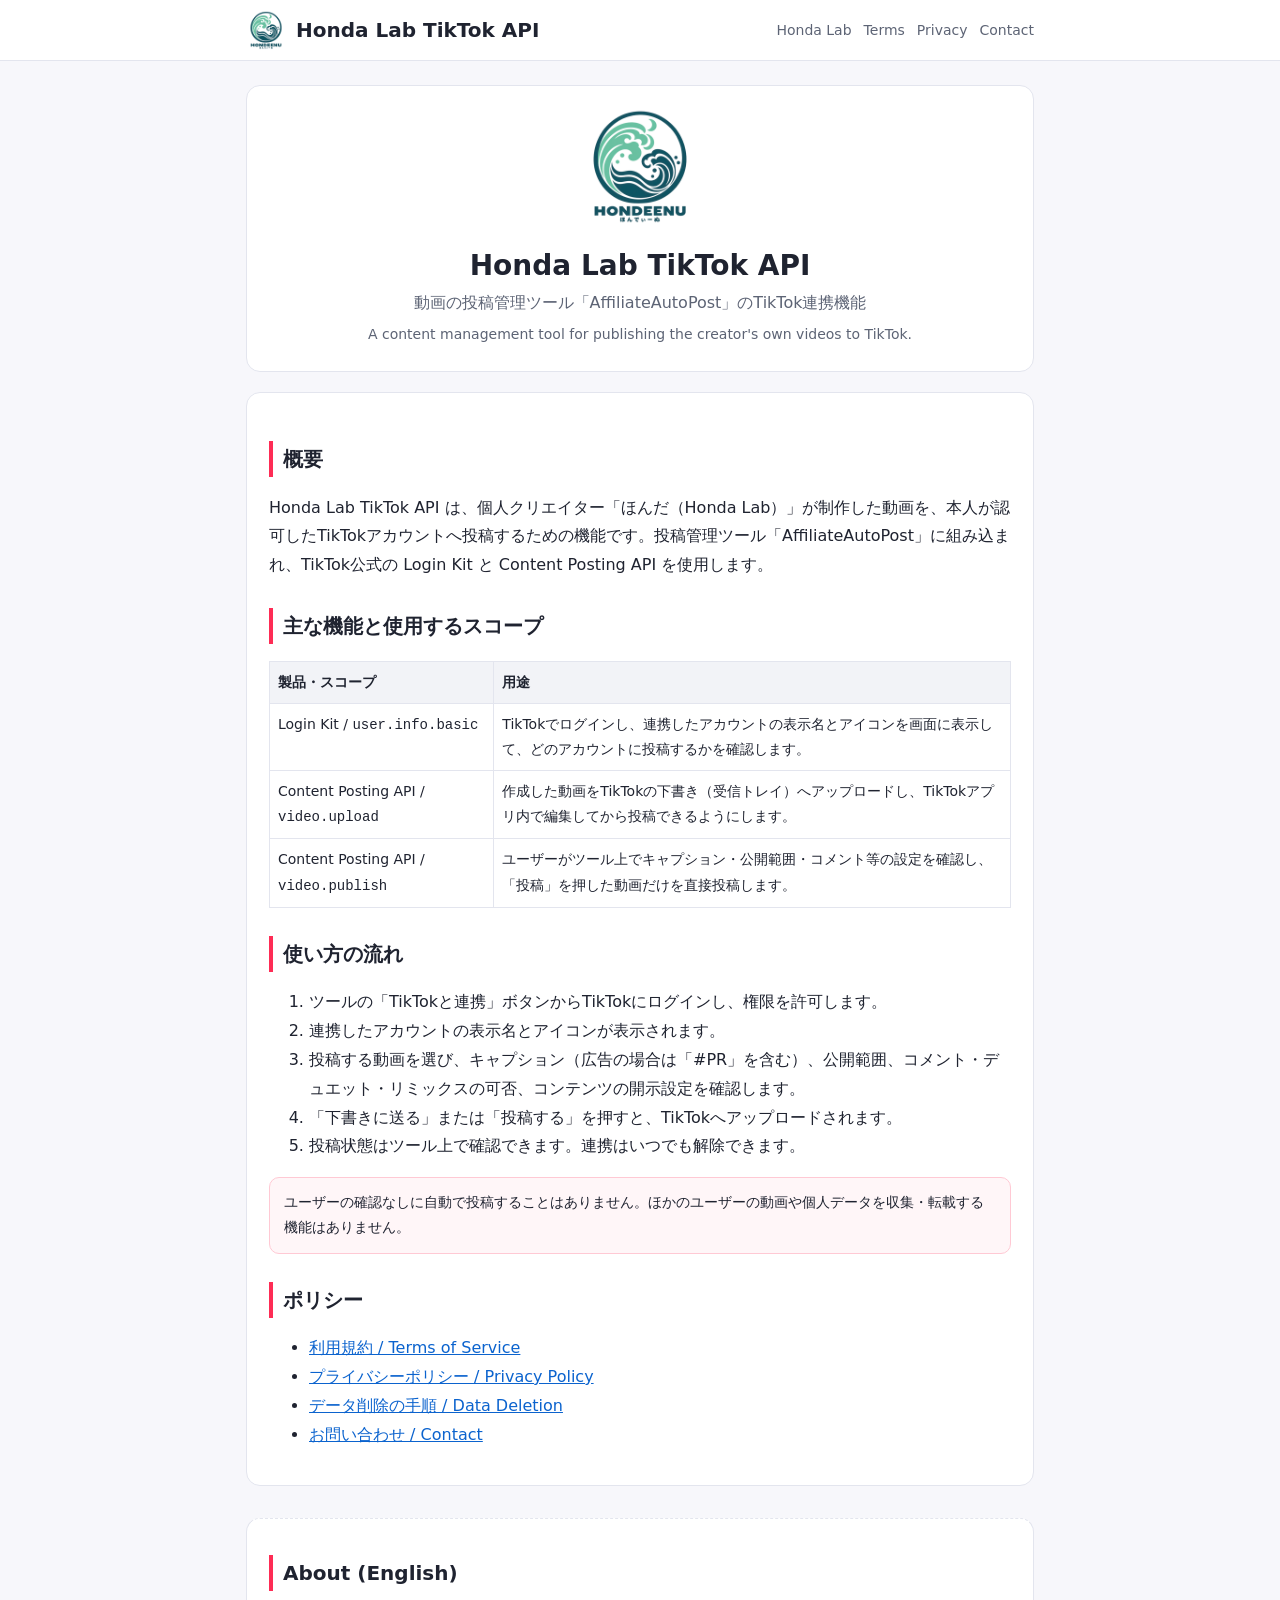
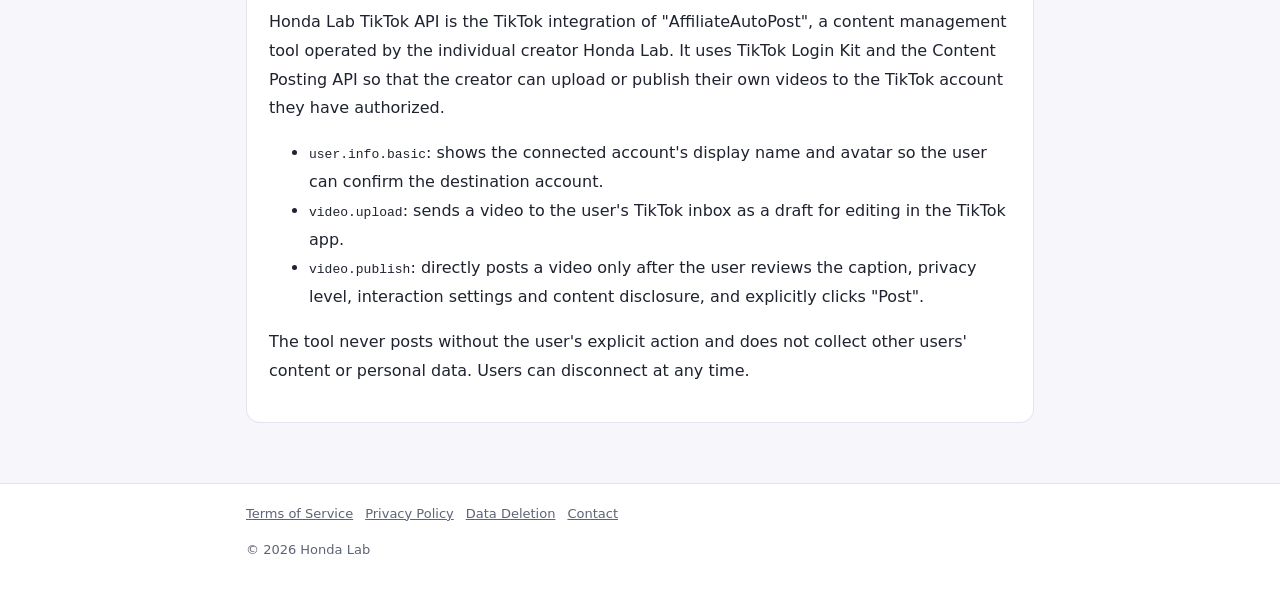
<file: Tiktok/index.html>
<!doctype html>
<html lang="ja">
<head>
<meta charset="utf-8">
<meta name="viewport" content="width=device-width, initial-scale=1">
<title>Honda Lab TikTok API（AffiliateAutoPost）</title>
<meta name="description" content="Honda Lab TikTok API is a content management tool that lets the creator upload and publish their own videos to their own TikTok account via the official TikTok Content Posting API.">
<link rel="icon" href="../assets/icon-32.png">
<link rel="stylesheet" href="../assets/style.css">
</head>
<body>
<header class="site"><div class="inner">
  <a class="brand" href="./"><img src="../assets/icon-180.png" alt="">Honda Lab TikTok API</a>
  <nav><a href="../">Honda Lab</a><a href="terms.html">Terms</a><a href="privacy.html">Privacy</a><a href="../contact.html">Contact</a></nav>
</div></header>
<main>
  <section class="card hero">
    <img src="../assets/icon-512.png" alt="Honda Lab logo">
    <h1>Honda Lab TikTok API</h1>
    <p>動画の投稿管理ツール「AffiliateAutoPost」のTikTok連携機能</p>
    <p class="muted">A content management tool for publishing the creator's own videos to TikTok.</p>
  </section>

  <section class="card">
    <h2>概要</h2>
    <p>Honda Lab TikTok API は、個人クリエイター「ほんだ（Honda Lab）」が制作した動画を、本人が認可したTikTokアカウントへ投稿するための機能です。投稿管理ツール「AffiliateAutoPost」に組み込まれ、TikTok公式の Login Kit と Content Posting API を使用します。</p>

    <h2>主な機能と使用するスコープ</h2>
    <table>
      <tr><th>製品・スコープ</th><th>用途</th></tr>
      <tr><td>Login Kit / <code>user.info.basic</code></td><td>TikTokでログインし、連携したアカウントの表示名とアイコンを画面に表示して、どのアカウントに投稿するかを確認します。</td></tr>
      <tr><td>Content Posting API / <code>video.upload</code></td><td>作成した動画をTikTokの下書き（受信トレイ）へアップロードし、TikTokアプリ内で編集してから投稿できるようにします。</td></tr>
      <tr><td>Content Posting API / <code>video.publish</code></td><td>ユーザーがツール上でキャプション・公開範囲・コメント等の設定を確認し、「投稿」を押した動画だけを直接投稿します。</td></tr>
    </table>

    <h2>使い方の流れ</h2>
    <ol>
      <li>ツールの「TikTokと連携」ボタンからTikTokにログインし、権限を許可します。</li>
      <li>連携したアカウントの表示名とアイコンが表示されます。</li>
      <li>投稿する動画を選び、キャプション（広告の場合は「#PR」を含む）、公開範囲、コメント・デュエット・リミックスの可否、コンテンツの開示設定を確認します。</li>
      <li>「下書きに送る」または「投稿する」を押すと、TikTokへアップロードされます。</li>
      <li>投稿状態はツール上で確認できます。連携はいつでも解除できます。</li>
    </ol>
    <p class="notice">ユーザーの確認なしに自動で投稿することはありません。ほかのユーザーの動画や個人データを収集・転載する機能はありません。</p>

    <h2>ポリシー</h2>
    <ul>
      <li><a href="terms.html">利用規約 / Terms of Service</a></li>
      <li><a href="privacy.html">プライバシーポリシー / Privacy Policy</a></li>
      <li><a href="../data-deletion.html">データ削除の手順 / Data Deletion</a></li>
      <li><a href="../contact.html">お問い合わせ / Contact</a></li>
    </ul>
  </section>

  <section class="card lang-en">
    <h2>About (English)</h2>
    <p>Honda Lab TikTok API is the TikTok integration of "AffiliateAutoPost", a content management tool operated by the individual creator Honda Lab. It uses TikTok Login Kit and the Content Posting API so that the creator can upload or publish their own videos to the TikTok account they have authorized.</p>
    <ul>
      <li><code>user.info.basic</code>: shows the connected account's display name and avatar so the user can confirm the destination account.</li>
      <li><code>video.upload</code>: sends a video to the user's TikTok inbox as a draft for editing in the TikTok app.</li>
      <li><code>video.publish</code>: directly posts a video only after the user reviews the caption, privacy level, interaction settings and content disclosure, and explicitly clicks "Post".</li>
    </ul>
    <p>The tool never posts without the user's explicit action and does not collect other users' content or personal data. Users can disconnect at any time.</p>
  </section>
</main>
<footer class="site"><div class="inner">
  <a href="terms.html">Terms of Service</a><a href="privacy.html">Privacy Policy</a><a href="../data-deletion.html">Data Deletion</a><a href="../contact.html">Contact</a>
  <p>© 2026 Honda Lab</p>
</div></footer>
</body>
</html>
</file>
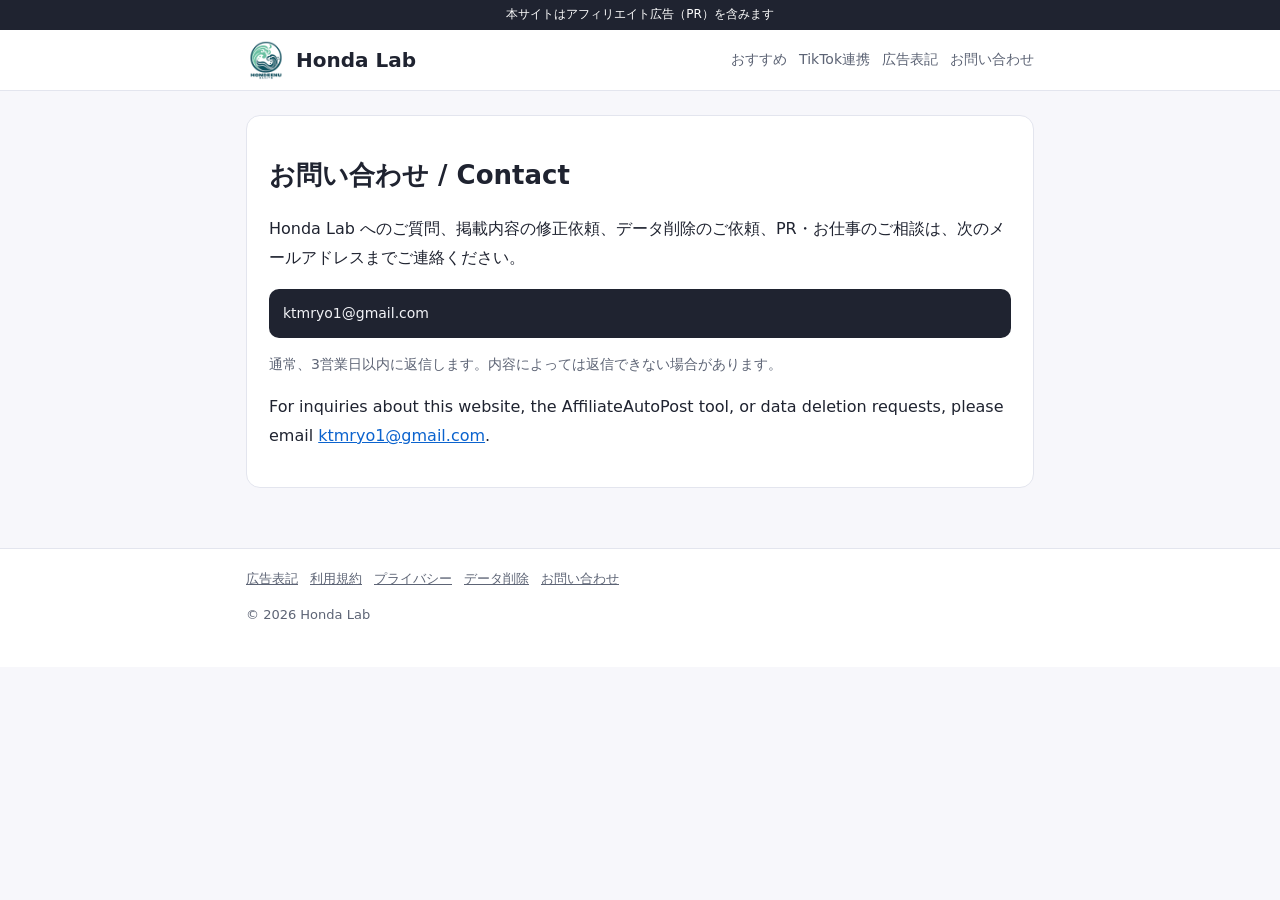
<file: contact.html>
<!doctype html>
<html lang="ja">
<head>
<meta charset="utf-8">
<meta name="viewport" content="width=device-width, initial-scale=1">
<title>お問い合わせ｜Honda Lab</title>
<link rel="icon" href="assets/icon-32.png">
<link rel="stylesheet" href="assets/style.css">
</head>
<body>
<div class="pr-bar">本サイトはアフィリエイト広告（PR）を含みます</div>
<header class="site"><div class="inner">
  <a class="brand" href="./"><img src="assets/icon-180.png" alt="">Honda Lab</a>
  <nav><a href="picks.html">おすすめ</a><a href="Tiktok/">TikTok連携</a><a href="disclosure.html">広告表記</a><a href="contact.html">お問い合わせ</a></nav>
</div></header>
<main>
<article class="card">
  <h1>お問い合わせ / Contact</h1>
  <p>Honda Lab へのご質問、掲載内容の修正依頼、データ削除のご依頼、PR・お仕事のご相談は、次のメールアドレスまでご連絡ください。</p>
  <p class="codebox">ktmryo1@gmail.com</p>
  <p class="muted">通常、3営業日以内に返信します。内容によっては返信できない場合があります。</p>
  <p>For inquiries about this website, the AffiliateAutoPost tool, or data deletion requests, please email <a href="mailto:ktmryo1@gmail.com">ktmryo1@gmail.com</a>.</p>
</article>
</main>
<footer class="site"><div class="inner">
  <a href="disclosure.html">広告表記</a><a href="Tiktok/terms.html">利用規約</a><a href="Tiktok/privacy.html">プライバシー</a><a href="data-deletion.html">データ削除</a><a href="contact.html">お問い合わせ</a>
  <p>© 2026 Honda Lab</p>
</div></footer>
</body>
</html>
</file>
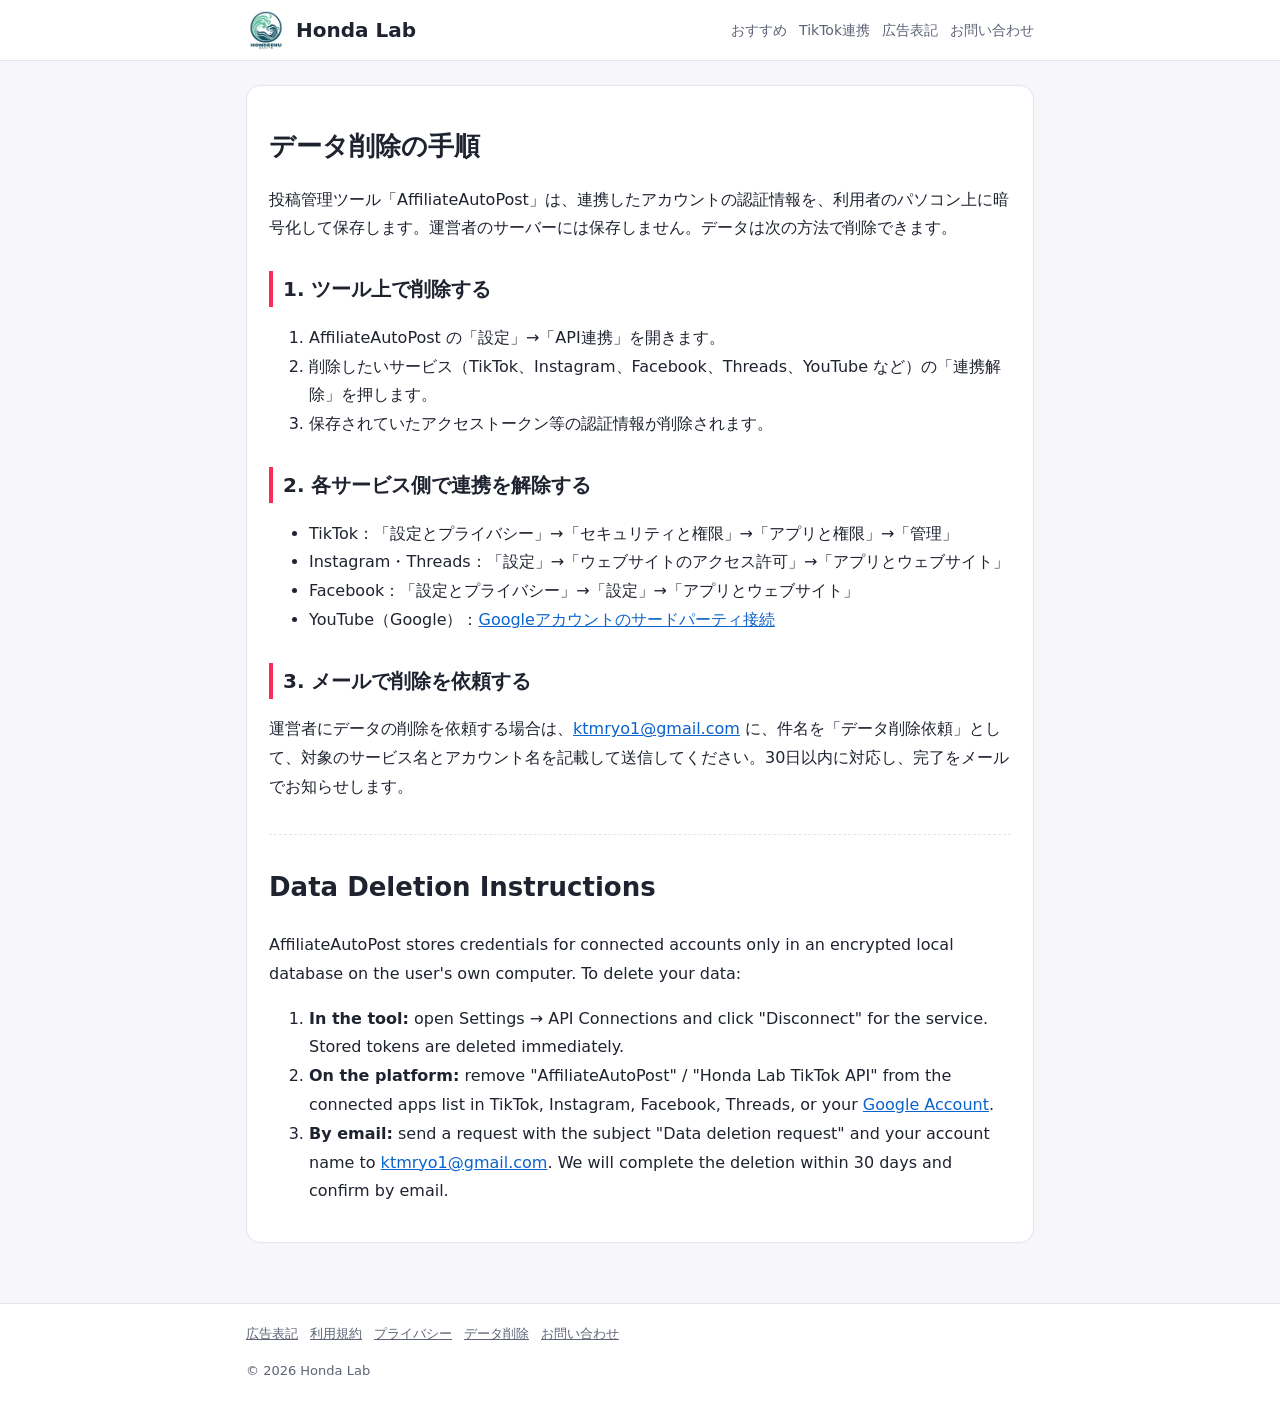
<file: data-deletion.html>
<!doctype html>
<html lang="ja">
<head>
<meta charset="utf-8">
<meta name="viewport" content="width=device-width, initial-scale=1">
<title>データ削除の手順 / Data Deletion Instructions｜Honda Lab</title>
<link rel="icon" href="assets/icon-32.png">
<link rel="stylesheet" href="assets/style.css">
</head>
<body>
<header class="site"><div class="inner">
  <a class="brand" href="./"><img src="assets/icon-180.png" alt="">Honda Lab</a>
  <nav><a href="picks.html">おすすめ</a><a href="Tiktok/">TikTok連携</a><a href="disclosure.html">広告表記</a><a href="contact.html">お問い合わせ</a></nav>
</div></header>
<main>
<article class="card">
  <h1>データ削除の手順</h1>
  <p>投稿管理ツール「AffiliateAutoPost」は、連携したアカウントの認証情報を、利用者のパソコン上に暗号化して保存します。運営者のサーバーには保存しません。データは次の方法で削除できます。</p>
  <h2>1. ツール上で削除する</h2>
  <ol>
    <li>AffiliateAutoPost の「設定」→「API連携」を開きます。</li>
    <li>削除したいサービス（TikTok、Instagram、Facebook、Threads、YouTube など）の「連携解除」を押します。</li>
    <li>保存されていたアクセストークン等の認証情報が削除されます。</li>
  </ol>
  <h2>2. 各サービス側で連携を解除する</h2>
  <ul>
    <li>TikTok：「設定とプライバシー」→「セキュリティと権限」→「アプリと権限」→「管理」</li>
    <li>Instagram・Threads：「設定」→「ウェブサイトのアクセス許可」→「アプリとウェブサイト」</li>
    <li>Facebook：「設定とプライバシー」→「設定」→「アプリとウェブサイト」</li>
    <li>YouTube（Google）：<a href="https://myaccount.google.com/permissions" target="_blank" rel="noopener">Googleアカウントのサードパーティ接続</a></li>
  </ul>
  <h2>3. メールで削除を依頼する</h2>
  <p>運営者にデータの削除を依頼する場合は、<a href="mailto:ktmryo1@gmail.com?subject=Data%20deletion%20request">ktmryo1@gmail.com</a> に、件名を「データ削除依頼」として、対象のサービス名とアカウント名を記載して送信してください。30日以内に対応し、完了をメールでお知らせします。</p>

  <section class="lang-en">
    <h1>Data Deletion Instructions</h1>
    <p>AffiliateAutoPost stores credentials for connected accounts only in an encrypted local database on the user's own computer. To delete your data:</p>
    <ol>
      <li><strong>In the tool:</strong> open Settings → API Connections and click "Disconnect" for the service. Stored tokens are deleted immediately.</li>
      <li><strong>On the platform:</strong> remove "AffiliateAutoPost" / "Honda Lab TikTok API" from the connected apps list in TikTok, Instagram, Facebook, Threads, or your <a href="https://myaccount.google.com/permissions" target="_blank" rel="noopener">Google Account</a>.</li>
      <li><strong>By email:</strong> send a request with the subject "Data deletion request" and your account name to <a href="mailto:ktmryo1@gmail.com?subject=Data%20deletion%20request">ktmryo1@gmail.com</a>. We will complete the deletion within 30 days and confirm by email.</li>
    </ol>
  </section>
</article>
</main>
<footer class="site"><div class="inner">
  <a href="disclosure.html">広告表記</a><a href="Tiktok/terms.html">利用規約</a><a href="Tiktok/privacy.html">プライバシー</a><a href="data-deletion.html">データ削除</a><a href="contact.html">お問い合わせ</a>
  <p>© 2026 Honda Lab</p>
</div></footer>
</body>
</html>
</file>
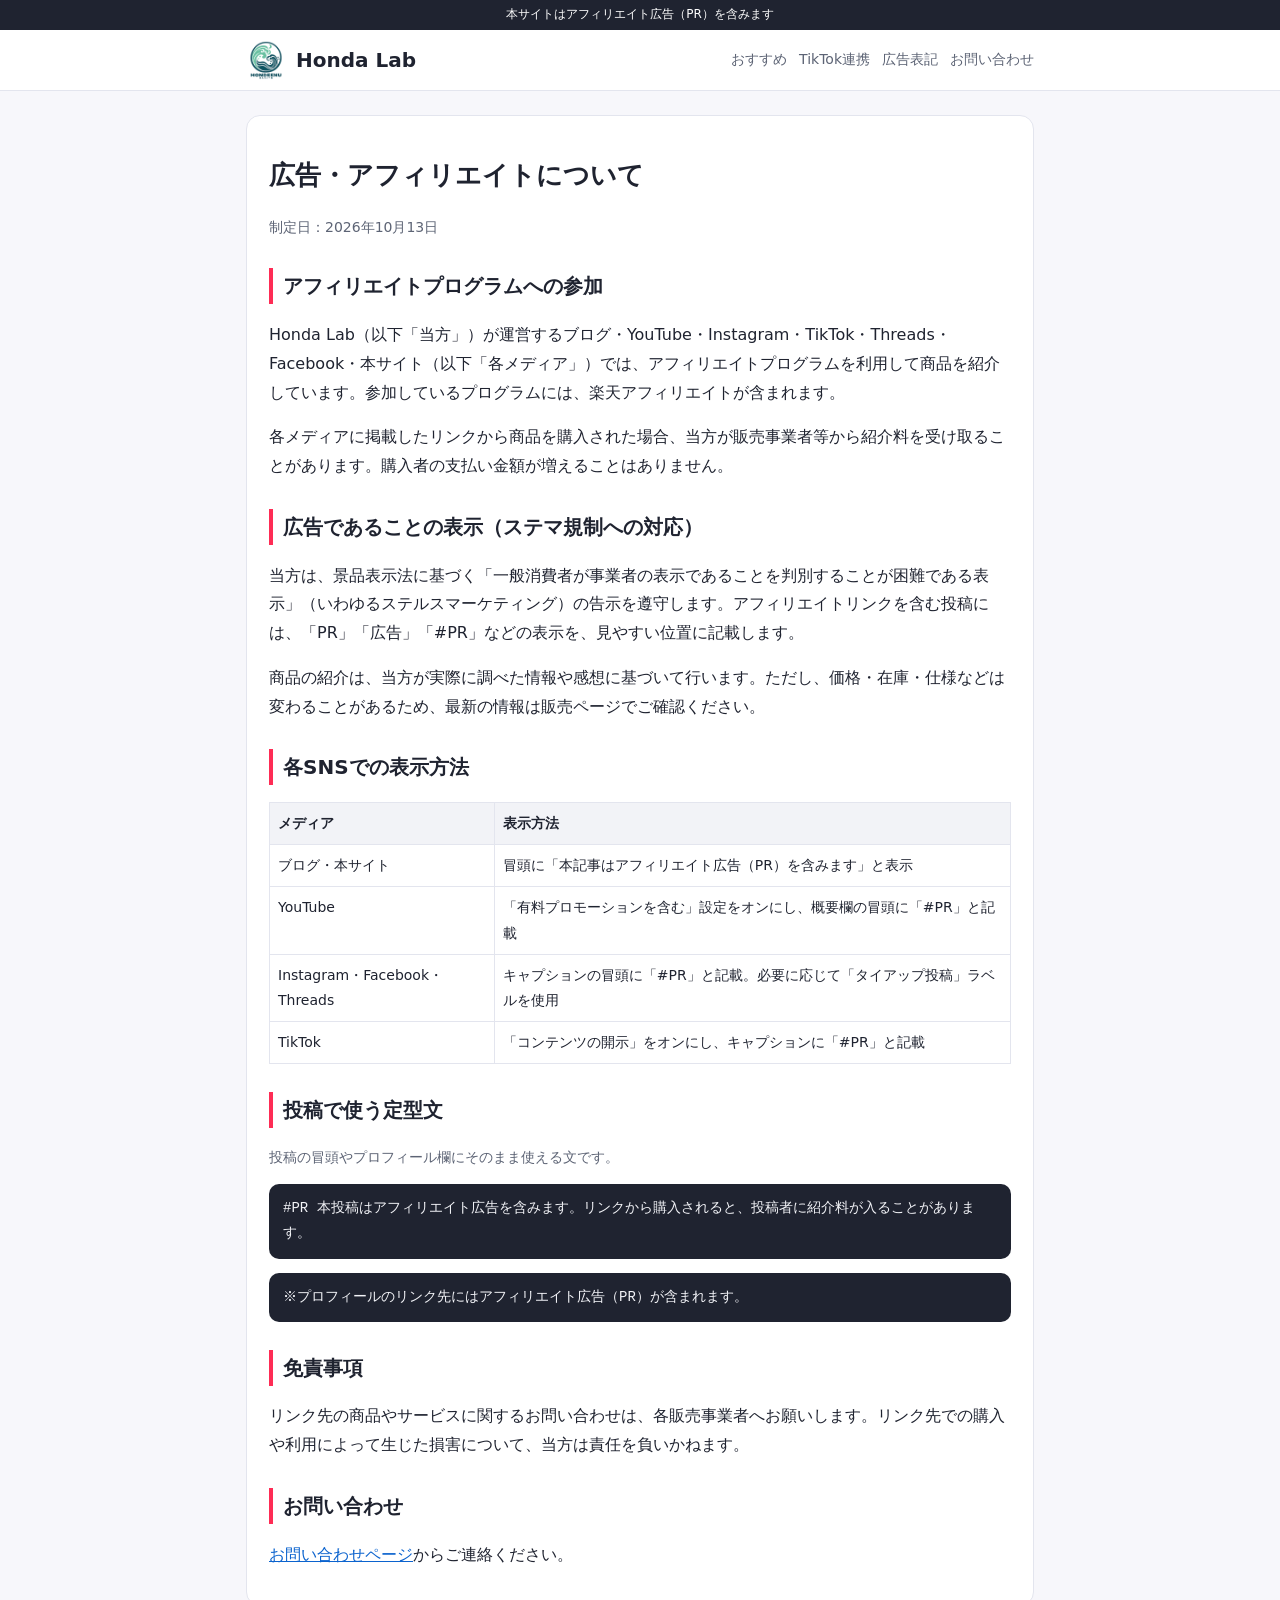
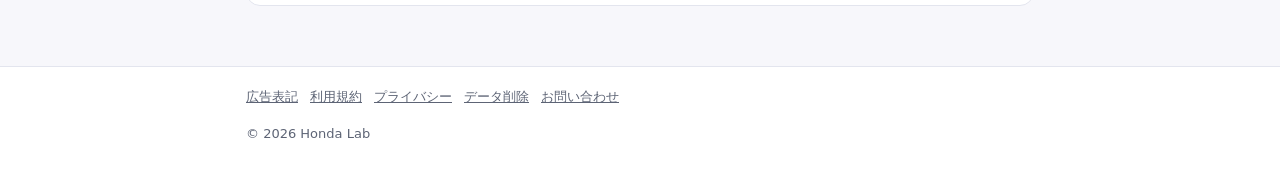
<file: disclosure.html>
<!doctype html>
<html lang="ja">
<head>
<meta charset="utf-8">
<meta name="viewport" content="width=device-width, initial-scale=1">
<title>広告・アフィリエイトについて｜Honda Lab</title>
<link rel="icon" href="assets/icon-32.png">
<link rel="stylesheet" href="assets/style.css">
</head>
<body>
<div class="pr-bar">本サイトはアフィリエイト広告（PR）を含みます</div>
<header class="site"><div class="inner">
  <a class="brand" href="./"><img src="assets/icon-180.png" alt="">Honda Lab</a>
  <nav><a href="picks.html">おすすめ</a><a href="Tiktok/">TikTok連携</a><a href="disclosure.html">広告表記</a><a href="contact.html">お問い合わせ</a></nav>
</div></header>
<main>
<article class="card">
  <h1>広告・アフィリエイトについて</h1>
  <p class="muted">制定日：2026年10月13日</p>

  <h2>アフィリエイトプログラムへの参加</h2>
  <p>Honda Lab（以下「当方」）が運営するブログ・YouTube・Instagram・TikTok・Threads・Facebook・本サイト（以下「各メディア」）では、アフィリエイトプログラムを利用して商品を紹介しています。参加しているプログラムには、楽天アフィリエイトが含まれます。</p>
  <p>各メディアに掲載したリンクから商品を購入された場合、当方が販売事業者等から紹介料を受け取ることがあります。購入者の支払い金額が増えることはありません。</p>

  <h2>広告であることの表示（ステマ規制への対応）</h2>
  <p>当方は、景品表示法に基づく「一般消費者が事業者の表示であることを判別することが困難である表示」（いわゆるステルスマーケティング）の告示を遵守します。アフィリエイトリンクを含む投稿には、「PR」「広告」「#PR」などの表示を、見やすい位置に記載します。</p>
  <p>商品の紹介は、当方が実際に調べた情報や感想に基づいて行います。ただし、価格・在庫・仕様などは変わることがあるため、最新の情報は販売ページでご確認ください。</p>

  <h2>各SNSでの表示方法</h2>
  <table>
    <tr><th>メディア</th><th>表示方法</th></tr>
    <tr><td>ブログ・本サイト</td><td>冒頭に「本記事はアフィリエイト広告（PR）を含みます」と表示</td></tr>
    <tr><td>YouTube</td><td>「有料プロモーションを含む」設定をオンにし、概要欄の冒頭に「#PR」と記載</td></tr>
    <tr><td>Instagram・Facebook・Threads</td><td>キャプションの冒頭に「#PR」と記載。必要に応じて「タイアップ投稿」ラベルを使用</td></tr>
    <tr><td>TikTok</td><td>「コンテンツの開示」をオンにし、キャプションに「#PR」と記載</td></tr>
  </table>

  <h2>投稿で使う定型文</h2>
  <p class="muted">投稿の冒頭やプロフィール欄にそのまま使える文です。</p>
  <pre class="copy">#PR 本投稿はアフィリエイト広告を含みます。リンクから購入されると、投稿者に紹介料が入ることがあります。</pre>
  <pre class="copy">※プロフィールのリンク先にはアフィリエイト広告（PR）が含まれます。</pre>

  <h2>免責事項</h2>
  <p>リンク先の商品やサービスに関するお問い合わせは、各販売事業者へお願いします。リンク先での購入や利用によって生じた損害について、当方は責任を負いかねます。</p>

  <h2>お問い合わせ</h2>
  <p><a href="contact.html">お問い合わせページ</a>からご連絡ください。</p>
</article>
</main>
<footer class="site"><div class="inner">
  <a href="disclosure.html">広告表記</a><a href="Tiktok/terms.html">利用規約</a><a href="Tiktok/privacy.html">プライバシー</a><a href="data-deletion.html">データ削除</a><a href="contact.html">お問い合わせ</a>
  <p>© 2026 Honda Lab</p>
</div></footer>
</body>
</html>
</file>
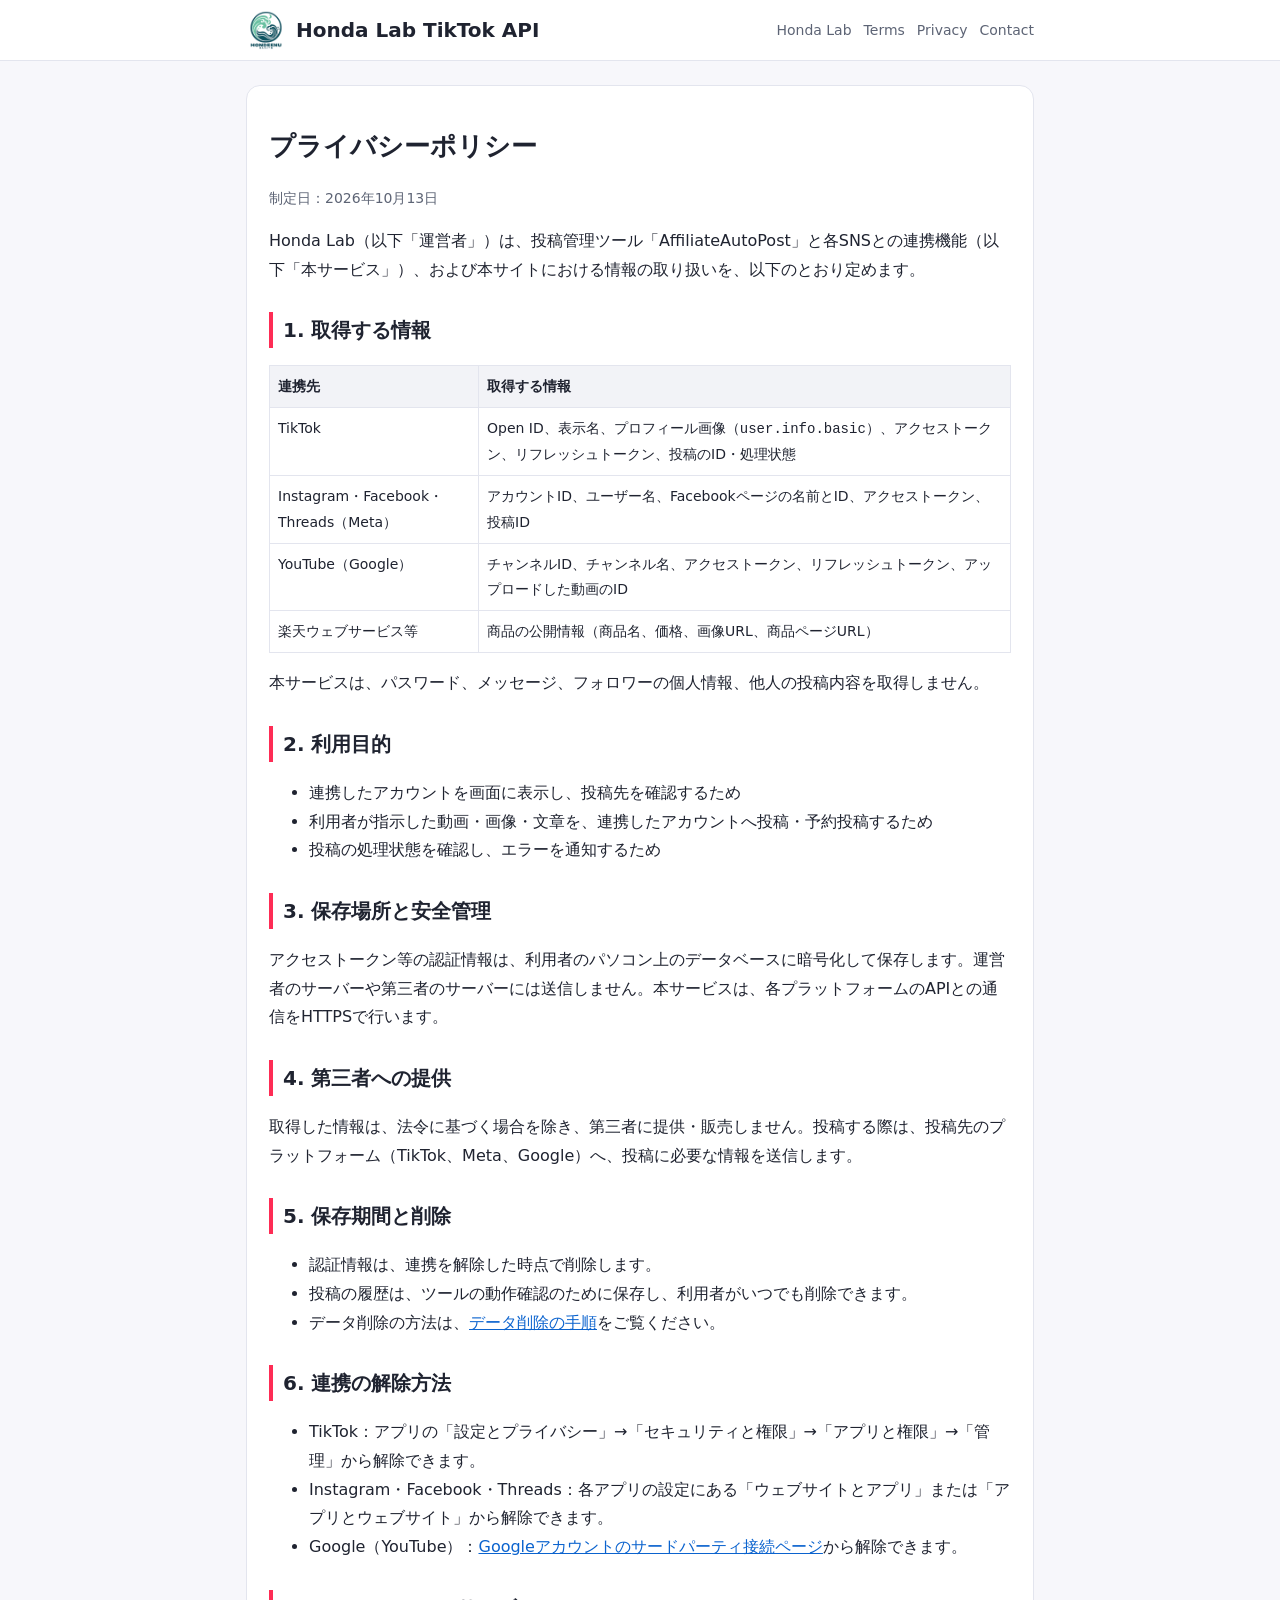
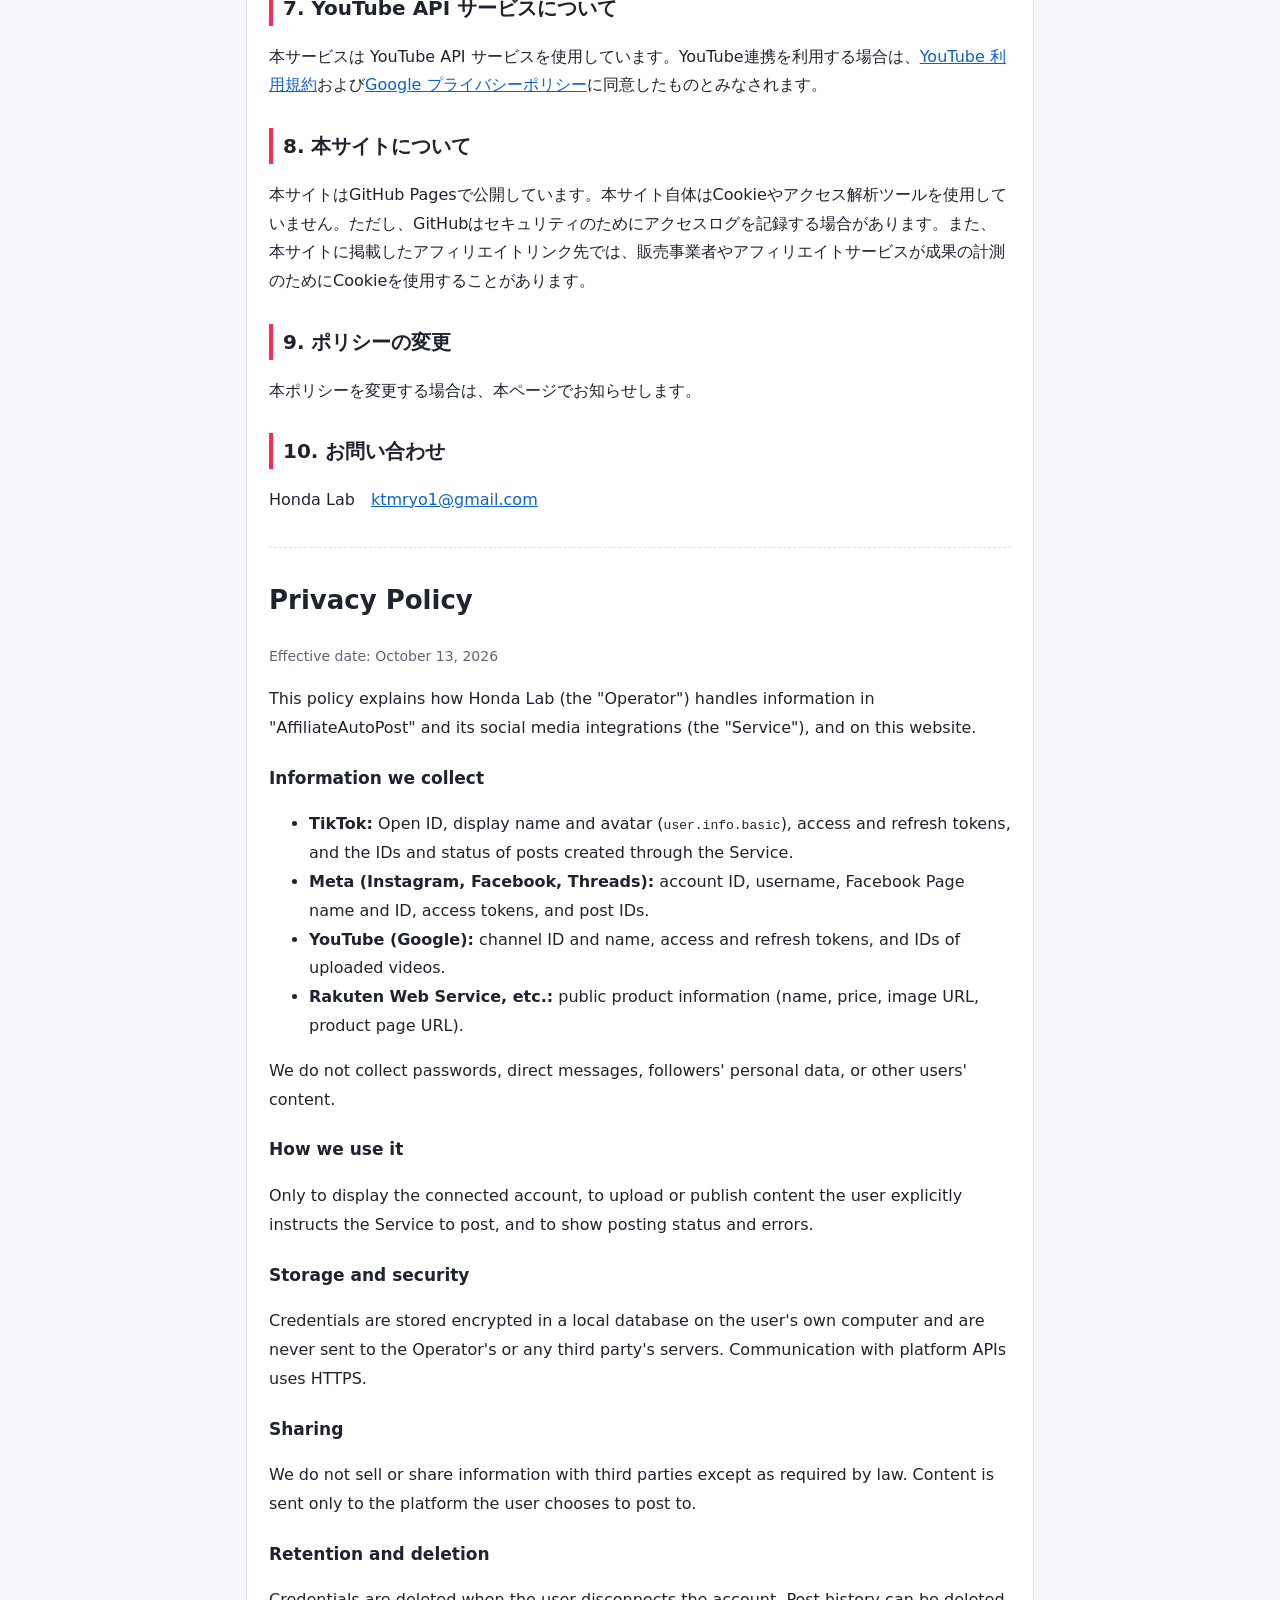
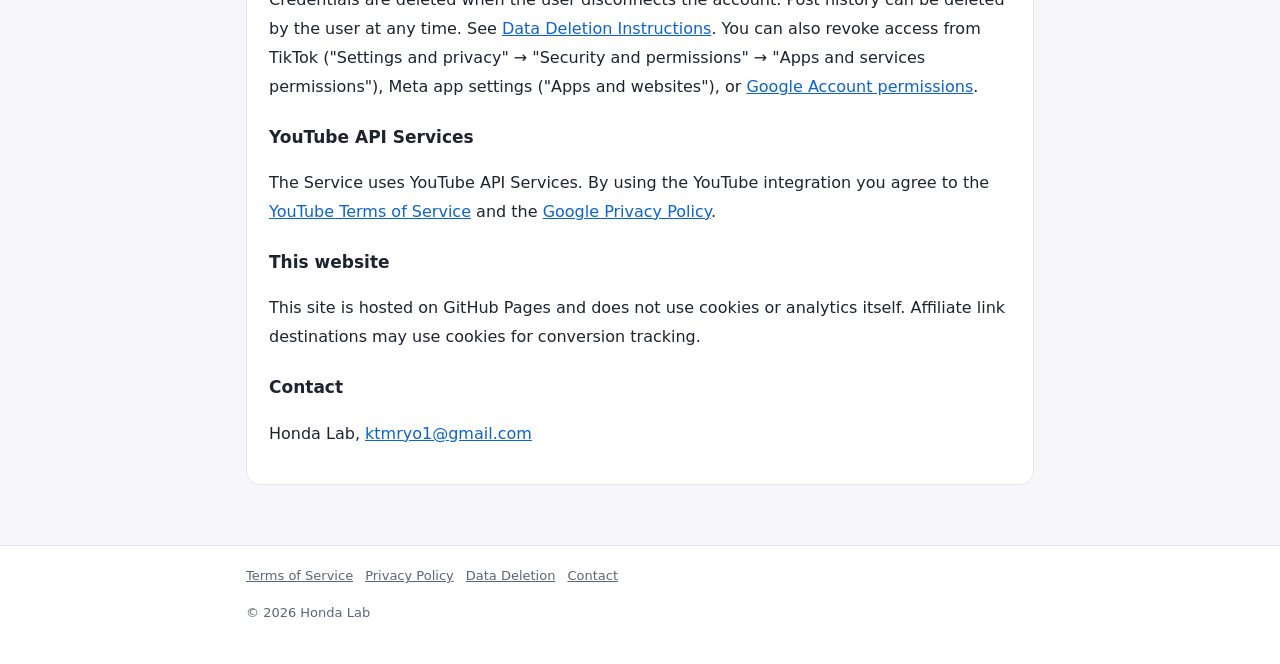
<file: Tiktok/privacy.html>
<!doctype html>
<html lang="ja">
<head>
<meta charset="utf-8">
<meta name="viewport" content="width=device-width, initial-scale=1">
<title>プライバシーポリシー / Privacy Policy｜Honda Lab</title>
<link rel="icon" href="../assets/icon-32.png">
<link rel="stylesheet" href="../assets/style.css">
</head>
<body>
<header class="site"><div class="inner">
  <a class="brand" href="./"><img src="../assets/icon-180.png" alt="">Honda Lab TikTok API</a>
  <nav><a href="../">Honda Lab</a><a href="terms.html">Terms</a><a href="privacy.html">Privacy</a><a href="../contact.html">Contact</a></nav>
</div></header>
<main>
<article class="card">
  <h1>プライバシーポリシー</h1>
  <p class="muted">制定日：2026年10月13日</p>
  <p>Honda Lab（以下「運営者」）は、投稿管理ツール「AffiliateAutoPost」と各SNSとの連携機能（以下「本サービス」）、および本サイトにおける情報の取り扱いを、以下のとおり定めます。</p>

  <h2>1. 取得する情報</h2>
  <table>
    <tr><th>連携先</th><th>取得する情報</th></tr>
    <tr><td>TikTok</td><td>Open ID、表示名、プロフィール画像（<code>user.info.basic</code>）、アクセストークン、リフレッシュトークン、投稿のID・処理状態</td></tr>
    <tr><td>Instagram・Facebook・Threads（Meta）</td><td>アカウントID、ユーザー名、Facebookページの名前とID、アクセストークン、投稿ID</td></tr>
    <tr><td>YouTube（Google）</td><td>チャンネルID、チャンネル名、アクセストークン、リフレッシュトークン、アップロードした動画のID</td></tr>
    <tr><td>楽天ウェブサービス等</td><td>商品の公開情報（商品名、価格、画像URL、商品ページURL）</td></tr>
  </table>
  <p>本サービスは、パスワード、メッセージ、フォロワーの個人情報、他人の投稿内容を取得しません。</p>

  <h2>2. 利用目的</h2>
  <ul>
    <li>連携したアカウントを画面に表示し、投稿先を確認するため</li>
    <li>利用者が指示した動画・画像・文章を、連携したアカウントへ投稿・予約投稿するため</li>
    <li>投稿の処理状態を確認し、エラーを通知するため</li>
  </ul>

  <h2>3. 保存場所と安全管理</h2>
  <p>アクセストークン等の認証情報は、利用者のパソコン上のデータベースに暗号化して保存します。運営者のサーバーや第三者のサーバーには送信しません。本サービスは、各プラットフォームのAPIとの通信をHTTPSで行います。</p>

  <h2>4. 第三者への提供</h2>
  <p>取得した情報は、法令に基づく場合を除き、第三者に提供・販売しません。投稿する際は、投稿先のプラットフォーム（TikTok、Meta、Google）へ、投稿に必要な情報を送信します。</p>

  <h2>5. 保存期間と削除</h2>
  <ul>
    <li>認証情報は、連携を解除した時点で削除します。</li>
    <li>投稿の履歴は、ツールの動作確認のために保存し、利用者がいつでも削除できます。</li>
    <li>データ削除の方法は、<a href="../data-deletion.html">データ削除の手順</a>をご覧ください。</li>
  </ul>

  <h2>6. 連携の解除方法</h2>
  <ul>
    <li>TikTok：アプリの「設定とプライバシー」→「セキュリティと権限」→「アプリと権限」→「管理」から解除できます。</li>
    <li>Instagram・Facebook・Threads：各アプリの設定にある「ウェブサイトとアプリ」または「アプリとウェブサイト」から解除できます。</li>
    <li>Google（YouTube）：<a href="https://myaccount.google.com/permissions" target="_blank" rel="noopener">Googleアカウントのサードパーティ接続ページ</a>から解除できます。</li>
  </ul>

  <h2>7. YouTube API サービスについて</h2>
  <p>本サービスは YouTube API サービスを使用しています。YouTube連携を利用する場合は、<a href="https://www.youtube.com/t/terms" target="_blank" rel="noopener">YouTube 利用規約</a>および<a href="https://policies.google.com/privacy" target="_blank" rel="noopener">Google プライバシーポリシー</a>に同意したものとみなされます。</p>

  <h2>8. 本サイトについて</h2>
  <p>本サイトはGitHub Pagesで公開しています。本サイト自体はCookieやアクセス解析ツールを使用していません。ただし、GitHubはセキュリティのためにアクセスログを記録する場合があります。また、本サイトに掲載したアフィリエイトリンク先では、販売事業者やアフィリエイトサービスが成果の計測のためにCookieを使用することがあります。</p>

  <h2>9. ポリシーの変更</h2>
  <p>本ポリシーを変更する場合は、本ページでお知らせします。</p>

  <h2>10. お問い合わせ</h2>
  <p>Honda Lab　<a href="mailto:ktmryo1@gmail.com">ktmryo1@gmail.com</a></p>

  <section class="lang-en">
    <h1>Privacy Policy</h1>
    <p class="muted">Effective date: October 13, 2026</p>
    <p>This policy explains how Honda Lab (the "Operator") handles information in "AffiliateAutoPost" and its social media integrations (the "Service"), and on this website.</p>
    <h3>Information we collect</h3>
    <ul>
      <li><strong>TikTok:</strong> Open ID, display name and avatar (<code>user.info.basic</code>), access and refresh tokens, and the IDs and status of posts created through the Service.</li>
      <li><strong>Meta (Instagram, Facebook, Threads):</strong> account ID, username, Facebook Page name and ID, access tokens, and post IDs.</li>
      <li><strong>YouTube (Google):</strong> channel ID and name, access and refresh tokens, and IDs of uploaded videos.</li>
      <li><strong>Rakuten Web Service, etc.:</strong> public product information (name, price, image URL, product page URL).</li>
    </ul>
    <p>We do not collect passwords, direct messages, followers' personal data, or other users' content.</p>
    <h3>How we use it</h3>
    <p>Only to display the connected account, to upload or publish content the user explicitly instructs the Service to post, and to show posting status and errors.</p>
    <h3>Storage and security</h3>
    <p>Credentials are stored encrypted in a local database on the user's own computer and are never sent to the Operator's or any third party's servers. Communication with platform APIs uses HTTPS.</p>
    <h3>Sharing</h3>
    <p>We do not sell or share information with third parties except as required by law. Content is sent only to the platform the user chooses to post to.</p>
    <h3>Retention and deletion</h3>
    <p>Credentials are deleted when the user disconnects the account. Post history can be deleted by the user at any time. See <a href="../data-deletion.html">Data Deletion Instructions</a>. You can also revoke access from TikTok ("Settings and privacy" → "Security and permissions" → "Apps and services permissions"), Meta app settings ("Apps and websites"), or <a href="https://myaccount.google.com/permissions" target="_blank" rel="noopener">Google Account permissions</a>.</p>
    <h3>YouTube API Services</h3>
    <p>The Service uses YouTube API Services. By using the YouTube integration you agree to the <a href="https://www.youtube.com/t/terms" target="_blank" rel="noopener">YouTube Terms of Service</a> and the <a href="https://policies.google.com/privacy" target="_blank" rel="noopener">Google Privacy Policy</a>.</p>
    <h3>This website</h3>
    <p>This site is hosted on GitHub Pages and does not use cookies or analytics itself. Affiliate link destinations may use cookies for conversion tracking.</p>
    <h3>Contact</h3>
    <p>Honda Lab, <a href="mailto:ktmryo1@gmail.com">ktmryo1@gmail.com</a></p>
  </section>
</article>
</main>
<footer class="site"><div class="inner">
  <a href="terms.html">Terms of Service</a><a href="privacy.html">Privacy Policy</a><a href="../data-deletion.html">Data Deletion</a><a href="../contact.html">Contact</a>
  <p>© 2026 Honda Lab</p>
</div></footer>
</body>
</html>
</file>
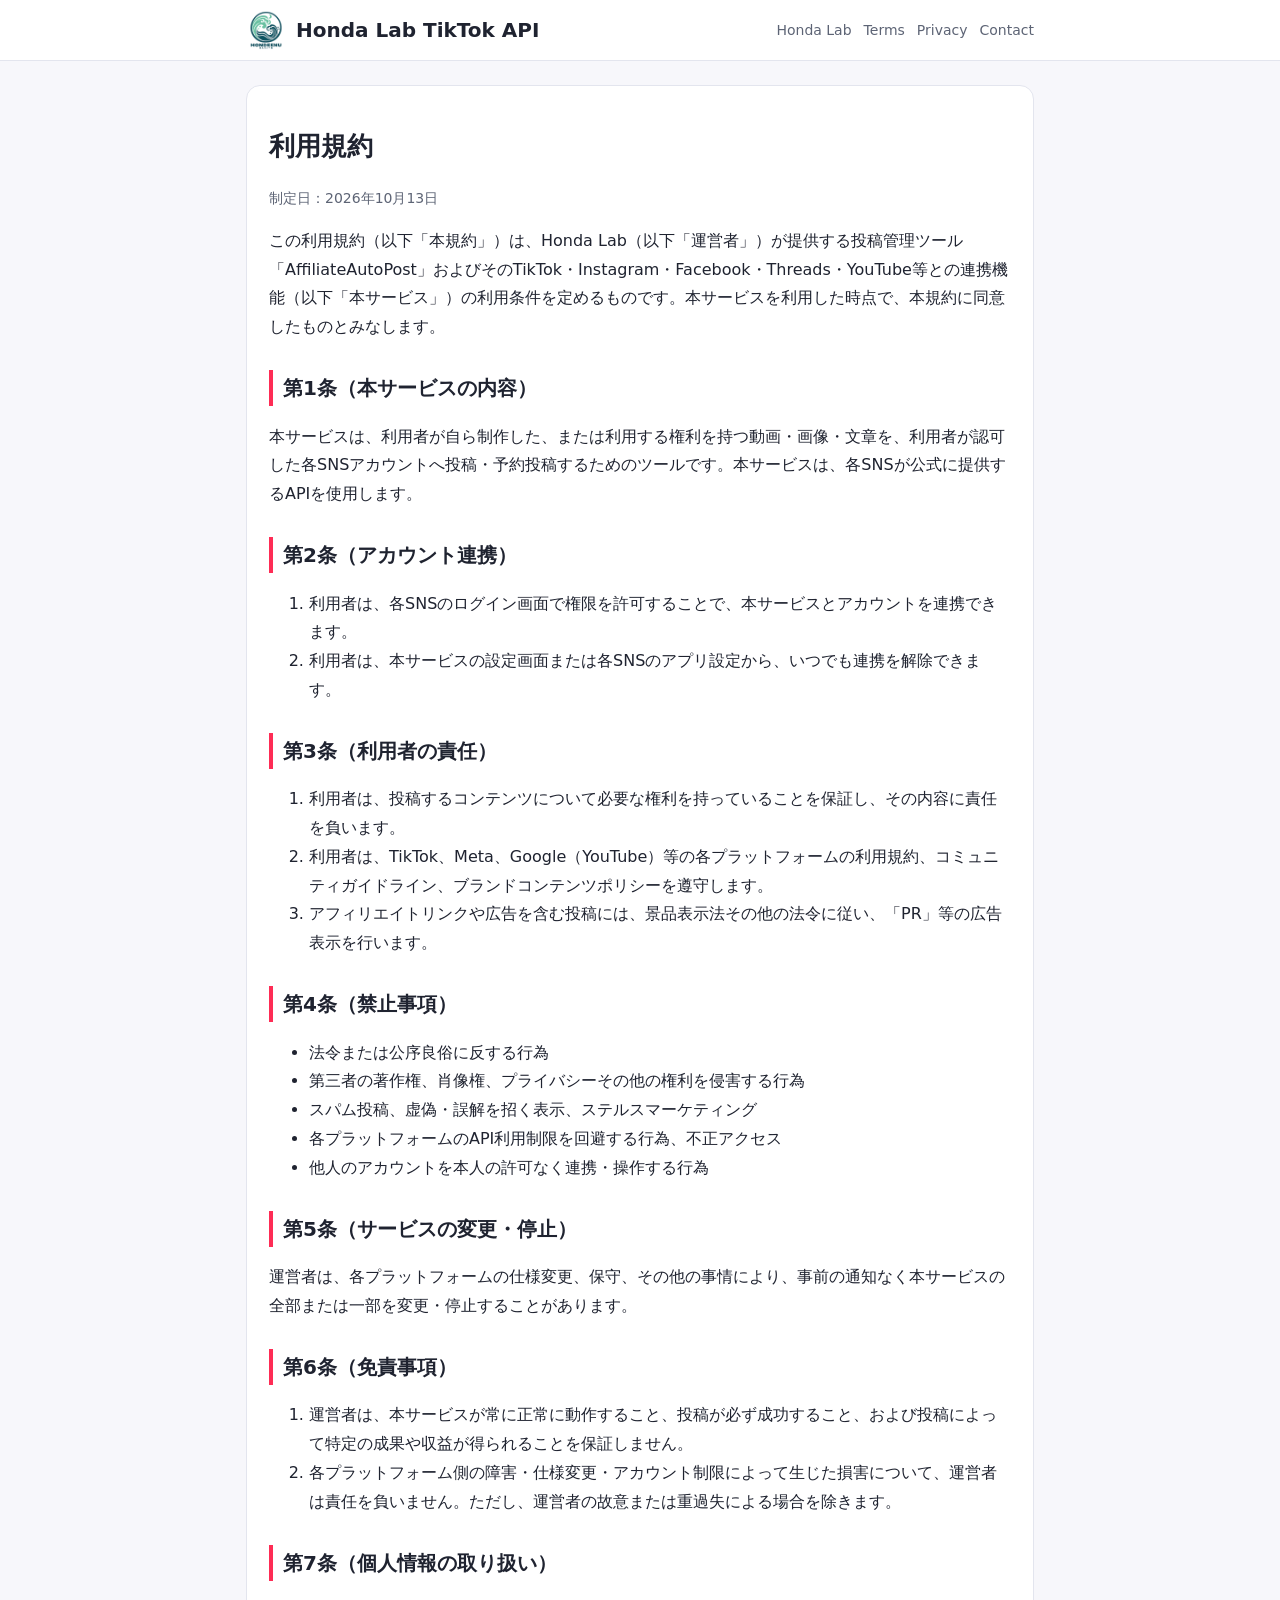
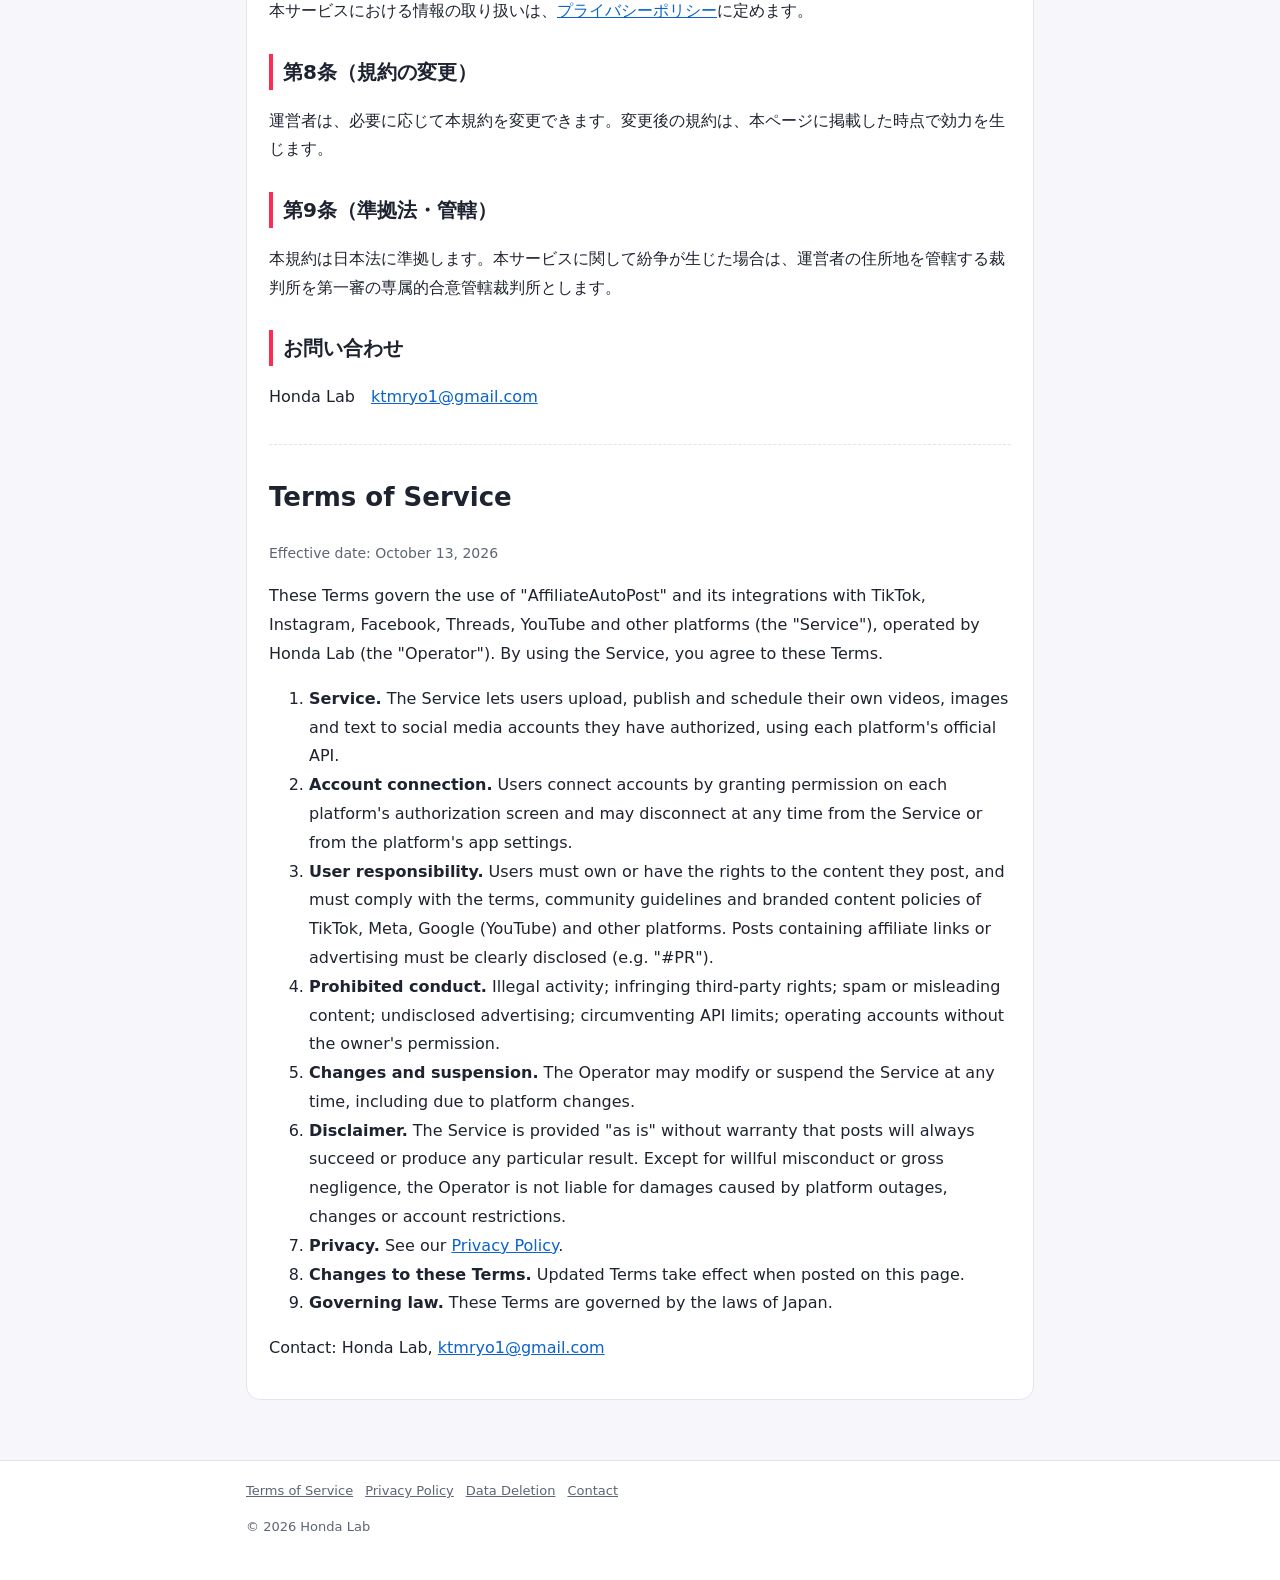
<file: Tiktok/terms.html>
<!doctype html>
<html lang="ja">
<head>
<meta charset="utf-8">
<meta name="viewport" content="width=device-width, initial-scale=1">
<title>利用規約 / Terms of Service｜Honda Lab</title>
<link rel="icon" href="../assets/icon-32.png">
<link rel="stylesheet" href="../assets/style.css">
</head>
<body>
<header class="site"><div class="inner">
  <a class="brand" href="./"><img src="../assets/icon-180.png" alt="">Honda Lab TikTok API</a>
  <nav><a href="../">Honda Lab</a><a href="terms.html">Terms</a><a href="privacy.html">Privacy</a><a href="../contact.html">Contact</a></nav>
</div></header>
<main>
<article class="card">
  <h1>利用規約</h1>
  <p class="muted">制定日：2026年10月13日</p>
  <p>この利用規約（以下「本規約」）は、Honda Lab（以下「運営者」）が提供する投稿管理ツール「AffiliateAutoPost」およびそのTikTok・Instagram・Facebook・Threads・YouTube等との連携機能（以下「本サービス」）の利用条件を定めるものです。本サービスを利用した時点で、本規約に同意したものとみなします。</p>

  <h2>第1条（本サービスの内容）</h2>
  <p>本サービスは、利用者が自ら制作した、または利用する権利を持つ動画・画像・文章を、利用者が認可した各SNSアカウントへ投稿・予約投稿するためのツールです。本サービスは、各SNSが公式に提供するAPIを使用します。</p>

  <h2>第2条（アカウント連携）</h2>
  <ol>
    <li>利用者は、各SNSのログイン画面で権限を許可することで、本サービスとアカウントを連携できます。</li>
    <li>利用者は、本サービスの設定画面または各SNSのアプリ設定から、いつでも連携を解除できます。</li>
  </ol>

  <h2>第3条（利用者の責任）</h2>
  <ol>
    <li>利用者は、投稿するコンテンツについて必要な権利を持っていることを保証し、その内容に責任を負います。</li>
    <li>利用者は、TikTok、Meta、Google（YouTube）等の各プラットフォームの利用規約、コミュニティガイドライン、ブランドコンテンツポリシーを遵守します。</li>
    <li>アフィリエイトリンクや広告を含む投稿には、景品表示法その他の法令に従い、「PR」等の広告表示を行います。</li>
  </ol>

  <h2>第4条（禁止事項）</h2>
  <ul>
    <li>法令または公序良俗に反する行為</li>
    <li>第三者の著作権、肖像権、プライバシーその他の権利を侵害する行為</li>
    <li>スパム投稿、虚偽・誤解を招く表示、ステルスマーケティング</li>
    <li>各プラットフォームのAPI利用制限を回避する行為、不正アクセス</li>
    <li>他人のアカウントを本人の許可なく連携・操作する行為</li>
  </ul>

  <h2>第5条（サービスの変更・停止）</h2>
  <p>運営者は、各プラットフォームの仕様変更、保守、その他の事情により、事前の通知なく本サービスの全部または一部を変更・停止することがあります。</p>

  <h2>第6条（免責事項）</h2>
  <ol>
    <li>運営者は、本サービスが常に正常に動作すること、投稿が必ず成功すること、および投稿によって特定の成果や収益が得られることを保証しません。</li>
    <li>各プラットフォーム側の障害・仕様変更・アカウント制限によって生じた損害について、運営者は責任を負いません。ただし、運営者の故意または重過失による場合を除きます。</li>
  </ol>

  <h2>第7条（個人情報の取り扱い）</h2>
  <p>本サービスにおける情報の取り扱いは、<a href="privacy.html">プライバシーポリシー</a>に定めます。</p>

  <h2>第8条（規約の変更）</h2>
  <p>運営者は、必要に応じて本規約を変更できます。変更後の規約は、本ページに掲載した時点で効力を生じます。</p>

  <h2>第9条（準拠法・管轄）</h2>
  <p>本規約は日本法に準拠します。本サービスに関して紛争が生じた場合は、運営者の住所地を管轄する裁判所を第一審の専属的合意管轄裁判所とします。</p>

  <h2>お問い合わせ</h2>
  <p>Honda Lab　<a href="mailto:ktmryo1@gmail.com">ktmryo1@gmail.com</a></p>

  <section class="lang-en">
    <h1>Terms of Service</h1>
    <p class="muted">Effective date: October 13, 2026</p>
    <p>These Terms govern the use of "AffiliateAutoPost" and its integrations with TikTok, Instagram, Facebook, Threads, YouTube and other platforms (the "Service"), operated by Honda Lab (the "Operator"). By using the Service, you agree to these Terms.</p>
    <ol>
      <li><strong>Service.</strong> The Service lets users upload, publish and schedule their own videos, images and text to social media accounts they have authorized, using each platform's official API.</li>
      <li><strong>Account connection.</strong> Users connect accounts by granting permission on each platform's authorization screen and may disconnect at any time from the Service or from the platform's app settings.</li>
      <li><strong>User responsibility.</strong> Users must own or have the rights to the content they post, and must comply with the terms, community guidelines and branded content policies of TikTok, Meta, Google (YouTube) and other platforms. Posts containing affiliate links or advertising must be clearly disclosed (e.g. "#PR").</li>
      <li><strong>Prohibited conduct.</strong> Illegal activity; infringing third-party rights; spam or misleading content; undisclosed advertising; circumventing API limits; operating accounts without the owner's permission.</li>
      <li><strong>Changes and suspension.</strong> The Operator may modify or suspend the Service at any time, including due to platform changes.</li>
      <li><strong>Disclaimer.</strong> The Service is provided "as is" without warranty that posts will always succeed or produce any particular result. Except for willful misconduct or gross negligence, the Operator is not liable for damages caused by platform outages, changes or account restrictions.</li>
      <li><strong>Privacy.</strong> See our <a href="privacy.html">Privacy Policy</a>.</li>
      <li><strong>Changes to these Terms.</strong> Updated Terms take effect when posted on this page.</li>
      <li><strong>Governing law.</strong> These Terms are governed by the laws of Japan.</li>
    </ol>
    <p>Contact: Honda Lab, <a href="mailto:ktmryo1@gmail.com">ktmryo1@gmail.com</a></p>
  </section>
</article>
</main>
<footer class="site"><div class="inner">
  <a href="terms.html">Terms of Service</a><a href="privacy.html">Privacy Policy</a><a href="../data-deletion.html">Data Deletion</a><a href="../contact.html">Contact</a>
  <p>© 2026 Honda Lab</p>
</div></footer>
</body>
</html>
</file>
<file: assets/style.css>
:root {
  --bg: #f7f7fb;
  --card: #ffffff;
  --text: #1f2330;
  --muted: #5d6475;
  --accent: #fe2c55;
  --accent2: #25f4ee;
  --border: #e3e5ee;
}
* { box-sizing: border-box; }
html { -webkit-text-size-adjust: 100%; }
body {
  margin: 0;
  font-family: "Hiragino Sans", "Noto Sans JP", "Yu Gothic UI", "Meiryo", system-ui, sans-serif;
  background: var(--bg);
  color: var(--text);
  line-height: 1.8;
}
a { color: #0b63ce; }
.pr-bar {
  background: #1f2330;
  color: #fff;
  font-size: 12px;
  text-align: center;
  padding: 4px 8px;
}
header.site {
  background: var(--card);
  border-bottom: 1px solid var(--border);
}
header.site .inner, main, footer.site .inner {
  max-width: 820px;
  margin: 0 auto;
  padding: 0 16px;
}
header.site .inner {
  display: flex;
  align-items: center;
  justify-content: space-between;
  flex-wrap: wrap;
  gap: 8px;
  padding-top: 10px;
  padding-bottom: 10px;
}
.brand {
  display: flex;
  align-items: center;
  gap: 10px;
  text-decoration: none;
  color: var(--text);
  font-weight: 700;
  font-size: 20px;
}
.brand img { width: 40px; height: 40px; border-radius: 10px; }
nav a {
  margin-left: 12px;
  font-size: 14px;
  color: var(--muted);
  text-decoration: none;
}
nav a:hover { color: var(--accent); }
main { padding-top: 24px; padding-bottom: 40px; }
.card {
  background: var(--card);
  border: 1px solid var(--border);
  border-radius: 14px;
  padding: 20px 22px;
  margin-bottom: 20px;
}
.hero { text-align: center; }
.hero img { width: 120px; height: 120px; border-radius: 24px; }
.hero h1 { margin: 10px 0 4px; font-size: 28px; }
.hero p { color: var(--muted); margin: 4px 0; }
.links { display: grid; gap: 10px; margin-top: 16px; }
.links a {
  display: block;
  padding: 13px 16px;
  border-radius: 12px;
  border: 1px solid var(--border);
  background: #fff;
  color: var(--text);
  text-decoration: none;
  font-weight: 600;
  text-align: center;
}
.links a:hover { border-color: var(--accent); color: var(--accent); }
.links a.disabled { color: #a0a5b3; pointer-events: none; background: #f2f3f7; }
h1 { font-size: 26px; line-height: 1.4; }
h2 { font-size: 20px; border-left: 4px solid var(--accent); padding-left: 10px; margin-top: 28px; }
h3 { font-size: 17px; margin-top: 20px; }
.muted { color: var(--muted); font-size: 14px; }
.notice {
  background: #fff6f8;
  border: 1px solid #ffc9d4;
  border-radius: 10px;
  padding: 12px 14px;
  font-size: 14px;
}
pre.copy, .codebox {
  background: #1f2330;
  color: #f2f3f7;
  border-radius: 10px;
  padding: 12px 14px;
  overflow-x: auto;
  white-space: pre-wrap;
  word-break: break-all;
  font-size: 14px;
}
button {
  font: inherit;
  border: 0;
  border-radius: 10px;
  padding: 8px 14px;
  background: var(--accent);
  color: #fff;
  cursor: pointer;
}
button.secondary { background: #4b5263; }
.picks { display: grid; gap: 14px; grid-template-columns: repeat(auto-fill, minmax(220px, 1fr)); }
.pick { display: flex; flex-direction: column; gap: 6px; }
.pick img { width: 100%; aspect-ratio: 1 / 1; object-fit: contain; background: #fff; border-radius: 10px; }
.pick .tag { font-size: 11px; color: #fff; background: var(--accent); border-radius: 6px; padding: 1px 6px; align-self: flex-start; }
.pick { border: 1px solid var(--border); border-radius: 12px; padding: 10px; }
.pick strong { line-height: 1.5; }
.pick .price { font-weight: 700; color: #bf0000; }
.pick .small { font-size: 12px; }
.pick a.buy {
  margin-top: auto;
  display: block;
  text-align: center;
  padding: 8px 10px;
  border-radius: 10px;
  background: #bf0000;
  color: #fff;
  text-decoration: none;
  font-weight: 700;
}
.pick a.buy:hover { opacity: .85; }
.links a.primary { background: var(--accent); border-color: var(--accent); color: #fff; }
.links a.primary:hover { color: #fff; opacity: .9; }
.more { text-align: right; margin: 12px 0 0; }
table { border-collapse: collapse; width: 100%; font-size: 14px; }
th, td { border: 1px solid var(--border); padding: 8px; text-align: left; vertical-align: top; }
th { background: #f2f3f7; }
footer.site {
  border-top: 1px solid var(--border);
  background: var(--card);
  font-size: 13px;
  color: var(--muted);
  padding: 18px 0 28px;
}
footer.site a { color: var(--muted); margin-right: 12px; }
.lang-en { border-top: 1px dashed var(--border); margin-top: 32px; padding-top: 8px; }
</file>
<file: machimise/_next/static/chunks/3ql5fjszkxlc9.css>
@layer properties{@supports (((-webkit-hyphens:none)) and (not (margin-trim:inline))) or ((-moz-orient:inline) and (not (color:rgb(from red r g b)))){*,:before,:after,::backdrop{--tw-blur:initial;--tw-brightness:initial;--tw-contrast:initial;--tw-grayscale:initial;--tw-hue-rotate:initial;--tw-invert:initial;--tw-opacity:initial;--tw-saturate:initial;--tw-sepia:initial;--tw-drop-shadow:initial;--tw-drop-shadow-color:initial;--tw-drop-shadow-alpha:100%;--tw-drop-shadow-size:initial}}}@layer theme{:root,:host{--font-sans:-apple-system, BlinkMacSystemFont, "Segoe UI", Roboto, "Helvetica Neue", "Noto Sans", Arial, sans-serif, "Apple Color Emoji", "Segoe UI Emoji", "Segoe UI Symbol", "Noto Color Emoji";--font-mono:ui-monospace, SFMono-Regular, Menlo, Monaco, Consolas, "Liberation Mono", "Courier New", monospace;--default-font-family:var(--font-sans);--default-mono-font-family:var(--font-mono)}}@layer base{*,:after,:before,::backdrop{box-sizing:border-box;border:0 solid;margin:0;padding:0}::file-selector-button{box-sizing:border-box;border:0 solid;margin:0;padding:0}html,:host{-webkit-text-size-adjust:100%;tab-size:4;line-height:1.5;font-family:var(--default-font-family,-apple-system, BlinkMacSystemFont, "Segoe UI", Roboto, "Helvetica Neue", "Noto Sans", Arial, sans-serif, "Apple Color Emoji", "Segoe UI Emoji", "Segoe UI Symbol", "Noto Color Emoji");font-feature-settings:var(--default-font-feature-settings,normal);font-variation-settings:var(--default-font-variation-settings,normal);-webkit-tap-highlight-color:transparent}hr{height:0;color:inherit;border-top-width:1px}abbr:where([title]){-webkit-text-decoration:underline dotted;text-decoration:underline dotted}h1,h2,h3,h4,h5,h6{font-size:inherit;font-weight:inherit}a{color:inherit;-webkit-text-decoration:inherit;-webkit-text-decoration:inherit;-webkit-text-decoration:inherit;-webkit-text-decoration:inherit;text-decoration:inherit}b,strong{font-weight:bolder}code,kbd,samp,pre{font-family:var(--default-mono-font-family,ui-monospace, SFMono-Regular, Menlo, Monaco, Consolas, "Liberation Mono", "Courier New", monospace);font-feature-settings:var(--default-mono-font-feature-settings,normal);font-variation-settings:var(--default-mono-font-variation-settings,normal);font-size:1em}small{font-size:80%}sub,sup{vertical-align:baseline;font-size:75%;line-height:0;position:relative}sub{bottom:-.25em}sup{top:-.5em}table{text-indent:0;border-color:inherit;border-collapse:collapse}:-moz-focusring:where(:not(iframe)){outline:auto}progress{vertical-align:baseline}summary{display:list-item}ol,ul,menu{list-style:none}img,svg,video,canvas,audio,iframe,embed,object{vertical-align:middle;display:block}img,video{max-width:100%;height:auto}button,input,select,optgroup,textarea{font:inherit;font-feature-settings:inherit;font-variation-settings:inherit;letter-spacing:inherit;color:inherit;opacity:1;background-color:#0000;border-radius:0}::file-selector-button{font:inherit;font-feature-settings:inherit;font-variation-settings:inherit;letter-spacing:inherit;color:inherit;opacity:1;background-color:#0000;border-radius:0}:where(select:is([multiple],[size])) optgroup{font-weight:bolder}:where(select:is([multiple],[size])) optgroup option{padding-inline-start:20px}::file-selector-button{margin-inline-end:4px}::placeholder{opacity:1}@supports (not ((-webkit-appearance:-apple-pay-button))) or (contain-intrinsic-size:1px){::placeholder{color:currentColor}@supports (color:color-mix(in lab, red, red)){::placeholder{color:color-mix(in oklab, currentcolor 50%, transparent)}}}textarea{resize:vertical}::-webkit-search-decoration{-webkit-appearance:none}::-webkit-date-and-time-value{min-height:1lh;text-align:inherit}::-webkit-datetime-edit{display:inline-flex}::-webkit-datetime-edit-fields-wrapper{padding:0}::-webkit-datetime-edit{padding-block:0}::-webkit-datetime-edit-year-field{padding-block:0}::-webkit-datetime-edit-month-field{padding-block:0}::-webkit-datetime-edit-day-field{padding-block:0}::-webkit-datetime-edit-hour-field{padding-block:0}::-webkit-datetime-edit-minute-field{padding-block:0}::-webkit-datetime-edit-second-field{padding-block:0}::-webkit-datetime-edit-millisecond-field{padding-block:0}::-webkit-datetime-edit-meridiem-field{padding-block:0}::-webkit-calendar-picker-indicator{line-height:1}:-moz-ui-invalid{box-shadow:none}button,input:where([type=button],[type=reset],[type=submit]){appearance:button}::file-selector-button{appearance:button}::-webkit-inner-spin-button{height:auto}::-webkit-outer-spin-button{height:auto}[hidden]:where(:not([hidden=until-found])){display:none!important}}@layer components;@layer utilities{.visible{visibility:visible}.sr-only{clip-path:inset(50%);white-space:nowrap;border-width:0;width:1px;height:1px;margin:-1px;padding:0;position:absolute;overflow:hidden}.container{width:100%}@media (min-width:40rem){.container{max-width:40rem}}@media (min-width:48rem){.container{max-width:48rem}}@media (min-width:64rem){.container{max-width:64rem}}@media (min-width:80rem){.container{max-width:80rem}}@media (min-width:96rem){.container{max-width:96rem}}.block{display:block}.contents{display:contents}.flex{display:flex}.hidden{display:none}.table{display:table}.resize{resize:both}.filter{filter:var(--tw-blur,) var(--tw-brightness,) var(--tw-contrast,) var(--tw-grayscale,) var(--tw-hue-rotate,) var(--tw-invert,) var(--tw-saturate,) var(--tw-sepia,) var(--tw-drop-shadow,)}}:root{--ink:#342d36;--muted:#837c84;--soft-muted:#a39ba2;--line:#eee8eb;--paper:#fff;--canvas:#fffaf9;--pink:#e96f8b;--pink-dark:#c95470;--pink-soft:#fff0f2;--lilac:#8b79bd;--lilac-soft:#f4f0ff;--mint:#58a992;--mint-soft:#eaf8f3;--yellow:#b89039;--yellow-soft:#fff7df;--shadow:0 12px 36px #5a38470f}*{box-sizing:border-box}html{background:var(--canvas);min-height:100%}body{min-height:100vh;color:var(--ink);background:var(--canvas);-webkit-font-smoothing:antialiased;margin:0;font-family:Aptos,Yu Gothic UI,Hiragino Kaku Gothic ProN,Meiryo,sans-serif;font-size:14px;line-height:1.6}button,input,select,textarea{font:inherit}button,a{-webkit-tap-highlight-color:transparent}button{color:inherit}a{color:inherit;text-decoration:none}button:focus-visible,a:focus-visible,input:focus-visible,select:focus-visible,textarea:focus-visible{outline-offset:2px;outline:3px solid #e96f8b59}.app-frame{min-height:100vh}.sidebar{z-index:20;background:#fffdfd;border-right:1px solid #f0e9eb;flex-direction:column;width:246px;padding:30px 19px 21px;display:flex;position:fixed;inset:0 auto 0 0}.brand{align-items:center;gap:11px;padding:0 9px 36px;display:flex}.brand-mark{color:#fff;background:var(--pink);border-radius:15px;place-items:center;width:41px;height:41px;display:grid;box-shadow:0 6px 14px #e96f8b3d}.brand-mark.small{border-radius:11px;width:31px;height:31px}.brand strong{letter-spacing:.04em;font-size:18px;font-weight:800;line-height:1.1;display:block}.brand small{color:#b2a8ae;letter-spacing:.15em;text-transform:uppercase;margin-top:3px;font-size:9px;font-weight:700;display:block}.nav-caption{color:#b2a9b0;letter-spacing:.16em;margin:0 11px 11px;font-size:9px;font-weight:800}.side-nav{gap:6px;display:grid}.nav-link{color:#817981;border-radius:13px;align-items:center;gap:13px;min-height:47px;padding:0 13px;font-size:13px;font-weight:650;transition:background .16s,color .16s,transform .16s;display:flex;position:relative}.nav-link:hover{color:var(--pink-dark);background:#fff6f7;transform:translate(2px)}.nav-link.active{color:var(--pink-dark);background:#fff0f2}.nav-link.active:before{background:var(--pink);content:"";border-radius:0 4px 4px 0;width:3px;height:22px;position:absolute;left:-19px}.nav-dot{background:#e4a9b5;border-radius:50%;width:6px;height:6px;margin-left:auto}.sidebar-note{background:linear-gradient(145deg,#fff4f4,#fff8f2);border:1px solid #f5e6ec;border-radius:16px;margin-top:auto;padding:21px 16px 17px;position:relative;overflow:hidden}.note-flower{color:#e9a0ae;font-size:24px;position:absolute;top:6px;right:14px}.sidebar-note strong{font-size:14px;line-height:1.7}.sidebar-note p{color:#958791;margin:8px 0 0;font-size:11px;line-height:1.7}.sidebar-footer{color:#9a9299;align-items:center;gap:8px;padding:18px 11px 0;font-size:11px;display:flex}.status-dot,.source-status{background:#87c3a9;border-radius:50%;width:7px;height:7px;box-shadow:0 0 0 3px #edf8f2}.main-column{min-height:100vh;margin-left:246px}.topbar{z-index:10;-webkit-backdrop-filter:blur(14px);backdrop-filter:blur(14px);background:#fffaf9e6;border-bottom:1px solid #f3edef;justify-content:flex-end;align-items:center;gap:12px;height:65px;padding:0 42px;display:flex;position:sticky;top:0}.topbar-brand{align-items:center;gap:8px;margin-right:auto;display:none}.topbar-brand strong{font-size:14px}.topbar-right{align-items:center;gap:12px;display:flex}.mode-pill{color:#a96376;background:#fff5f6;border:1px solid #f2dfe4;border-radius:20px;padding:5px 10px;font-size:10px;font-weight:700}.avatar{color:#c85d77;background:#ffedef;border:1px solid #f4dce2;border-radius:50%;place-items:center;width:31px;height:31px;font-weight:800;display:grid}.main-content{width:min(1400px,100%);min-height:calc(100vh - 112px);margin:0 auto;padding:37px 43px 48px}.site-footer{color:#b0a7ad;text-align:center;padding:15px 43px 25px;font-size:10px}.site-footer span{color:#e6abb7;padding:0 5px}.mobile-nav{display:none}.sr-only{clip:rect(0,0,0,0);white-space:nowrap;clip-path:inset(50%);width:1px;height:1px;position:absolute;overflow:hidden}.welcome-row{background:linear-gradient(112deg,#fff0f2 0%,#fff6f2 54%,#fff8e9 100%);border:1px solid #f7e6e9;border-radius:23px;justify-content:space-between;align-items:center;min-height:180px;margin-bottom:22px;padding:21px 37px;display:flex;position:relative;overflow:hidden}.eyebrow{color:#c16c83;letter-spacing:.16em;align-items:center;gap:7px;font-size:9px;font-weight:800;display:flex}.eyebrow-sparkle{color:#e591a4;font-size:14px}.welcome-row h1{letter-spacing:-.045em;margin:11px 0 8px;font-size:clamp(25px,3vw,35px);font-weight:800;line-height:1.37}.text-accent{color:#d96581}.lead{color:#877d85;margin:0;font-size:13px}.mobile-break{display:none}.welcome-art{flex:none;width:190px;height:134px;margin-right:25px;position:relative}.art-sun{color:#e8bd62;font-size:48px;position:absolute;top:-8px;right:18px}.art-flower{color:#e992a5;font-size:51px;position:absolute;bottom:-9px;left:8px;transform:rotate(-13deg)}.art-pin{color:#e96f8b;filter:drop-shadow(0 8px 7px #c05a7238);place-items:center;width:61px;height:67px;display:grid;position:absolute;top:32px;left:75px;transform:rotate(-7deg)}.art-pin svg{stroke:#fff}.art-spark{color:#a998ce;font-size:25px;position:absolute;bottom:18px;right:0}.demo-banner{color:#786640;background:#fff9e9;border:1px solid #f3e2bc;border-radius:12px;align-items:center;gap:10px;margin:0 0 25px;padding:12px 15px;font-size:11px;line-height:1.6;display:flex}.demo-banner svg{color:#bf9847;flex:none}.demo-banner strong{color:#725b2c}.small-banner{margin-bottom:22px}.section-heading{justify-content:space-between;align-items:flex-end;gap:15px;margin:31px 0 16px;display:flex}.section-heading h2{letter-spacing:-.025em;margin:3px 0 0;font-size:18px;font-weight:780}.section-kicker{color:#b5a4ae;letter-spacing:.15em;font-size:9px;font-weight:800;display:block}.dashboard-heading{margin-top:25px}.date-filter{border:1px solid var(--line);color:#a48d98;background:#fff;border-radius:11px;align-items:center;gap:8px;padding:6px 7px 6px 10px;display:flex}.date-filter input{color:#655963;background:0 0;border:0;width:116px;font-size:10px}.date-filter input[type=text]{width:83px}.date-filter select{color:#655963;background:0 0;border:0;max-width:105px;font-size:10px}.date-filter input:focus-visible{outline:none}.date-filter span{color:#b8abb2;font-size:11px}.stats-grid{grid-template-columns:repeat(3,minmax(0,1fr));gap:13px;display:grid}.stat-card{border:1px solid #0000;border-radius:17px;flex-direction:column;min-height:145px;padding:18px 19px 15px;display:flex;position:relative}.stat-pink{background:#fff1f2;border-color:#f7e2e6}.stat-lavender{background:#f6f2ff;border-color:#e9e2f5}.stat-mint{background:#eff9f5;border-color:#dcefe7}.stat-yellow{background:#fff9e9;border-color:#f2e7c8}.stat-icon{color:#c86178;background:#ffffffb3;border-radius:11px;place-items:center;width:31px;height:31px;display:grid;position:absolute;top:16px;right:16px}.stat-lavender .stat-icon{color:#8270b4}.stat-mint .stat-icon{color:#529b84}.stat-yellow .stat-icon{color:#aa893e}.stat-label{color:#756b74;margin-top:2px;font-size:11px;font-weight:650}.stat-value{color:#39313a;letter-spacing:-.05em;margin-top:9px;font-size:34px;font-weight:800;line-height:1.1}.stat-value small{padding-left:3px;font-size:13px;font-weight:650}.stat-foot{color:#a198a0;margin-top:auto;padding-top:9px;font-size:9px}.quick-actions{grid-template-columns:repeat(3,minmax(0,1fr));gap:12px;margin:18px 0 28px;display:grid}.quick-action{border:1px solid var(--line);background:#fff;border-radius:14px;align-items:center;gap:11px;min-height:72px;padding:12px 14px;transition:box-shadow .18s,transform .18s,border-color .18s;display:flex}.quick-action:hover{box-shadow:var(--shadow);border-color:#f1cdd6;transform:translateY(-2px)}.quick-action>svg:last-child{color:#c1b3bb;margin-left:auto}.quick-icon{color:#d15d79;background:#fff0f2;border-radius:13px;flex:none;place-items:center;width:38px;height:38px;display:grid}.mint-icon{color:#4e9b84;background:#eaf8f3}.lilac-icon{color:#8774b9;background:#f3efff}.quick-action strong,.quick-action small{display:block}.quick-action strong{font-size:11px}.quick-action small{color:#a0969f;margin-top:3px;font-size:9px}.dashboard-bottom-grid{grid-template-columns:1.07fr .93fr;gap:15px;display:grid}.panel{background:#fff;border:1px solid #eee8eb;border-radius:17px;min-width:0;padding:21px;box-shadow:0 4px 16px #4b303e05}.compact{margin:0 0 17px}.compact h2{font-size:16px}.text-link{color:#d2627d;align-items:center;gap:5px;font-size:10px;font-weight:700;display:inline-flex}.discovery-list{display:grid}.discovery-item{border-top:1px solid #f3eef0;align-items:center;gap:12px;min-height:62px;display:flex}.discovery-item:first-child{border-top:0}.discovery-item>svg:last-child{color:#c2b8bd;margin-left:auto}.discovery-item strong,.discovery-item small{display:block}.discovery-item strong{font-size:11px}.discovery-item small{color:#a49aa1;margin-top:3px;font-size:9px}.discovery-emoji{color:#579881;background:#eef8f2;border-radius:12px;flex:none;place-items:center;width:36px;height:36px;font-size:18px;display:grid}.pink-emoji{color:#d97990;background:#fff0f2}.yellow-emoji{color:#b2914a;background:#fff8e6}.soon-tag{color:#a08e5d;background:#fff7e3;border-radius:20px;margin-left:auto;padding:4px 7px;font-size:9px}.muted-item{color:#817a81}.muted-copy{color:#99909a;font-size:11px;line-height:1.75}.connection-tag{color:#a89053;background:#fff8e6;border-radius:20px;padding:5px 8px;font-size:9px;font-weight:700}.source-row{background:#fffdfd;border:1px solid #f2edef;border-radius:11px;align-items:center;gap:10px;margin-top:13px;padding:10px;display:flex}.source-status{background:#e2bec2;flex:none;box-shadow:0 0 0 3px #fff2f3}.source-row strong,.source-row small{display:block}.source-row strong{font-size:10px}.source-row small{color:#a69da4;margin-top:3px;font-size:9px}.source-state{color:#ae9297;white-space:nowrap;margin-left:auto;font-size:9px}.button{cursor:pointer;border:1px solid #0000;border-radius:10px;justify-content:center;align-items:center;gap:7px;min-height:38px;padding:0 13px;font-size:11px;font-weight:750;transition:background .15s,transform .15s,border-color .15s;display:inline-flex}.button:disabled{cursor:not-allowed;opacity:.55}.button-primary{color:#fff;background:var(--pink);box-shadow:0 4px 11px #e96f8b30}.button-primary:hover:not(:disabled){background:var(--pink-dark);transform:translateY(-1px)}.button-light{color:#786b75;background:#fff;border-color:#f0e9ec}.button-light:hover:not(:disabled),.button-outline:hover:not(:disabled){background:#fff9fa;border-color:#edc4cf}.button-outline{color:#8f707c;background:#fff;border-color:#eee6ea}.full-button{width:100%;margin-top:14px}.job-message{color:#756247;background:#fff8e9;border-radius:9px;margin-top:11px;padding:9px 10px;font-size:10px}.fine-print{color:#aaa1a8;margin:9px 0 0;font-size:9px;line-height:1.6}.inline-error{color:#a24554;background:#fff1f2;border:1px solid #f3ced2;border-radius:10px;margin:10px 0;padding:10px 12px;font-size:11px}.page-heading{justify-content:space-between;align-items:center;margin-bottom:22px;display:flex}.page-heading h1{letter-spacing:-.04em;margin:5px 0 4px;font-size:29px;font-weight:800}.page-heading p{color:#918791;margin:0;font-size:12px}.heading-deco{color:#e8a2b0;padding-right:16px;font-size:43px}.search-panel{background:#fff;border:1px solid #f0e8eb;border-radius:16px;margin-bottom:26px;padding:18px 19px 14px;box-shadow:0 4px 18px #4b303e08}.search-box{color:#b7a7b0;background:#fffdfd;border:1px solid #eee7eb;border-radius:11px;align-items:center;gap:10px;height:45px;padding:0 13px;display:flex}.search-box input{width:100%;color:var(--ink);background:0 0;border:0;outline:0;font-size:12px}.search-box input::placeholder{color:#b7aeb4}.filter-row{grid-template-columns:repeat(3,minmax(0,1fr));align-items:end;gap:10px;margin-top:14px;display:grid}.filter-row label,.field-label{color:#8e848d;gap:6px;font-size:10px;font-weight:650;display:grid}.filter-row select,.field-label input,.field-label select,.field-label textarea{color:#615761;background:#fff;border:1px solid #eee7eb;border-radius:9px;width:100%;min-height:38px;padding:8px 10px;font-size:11px}.filter-row select{font-size:10px}.search-submit{min-width:94px}.checkbox-line{color:#807680;cursor:pointer;align-items:center;gap:7px;margin-top:13px;font-size:10px;display:flex}.checkbox-line input,.candidate-option input{accent-color:var(--pink)}.checkbox-line svg{color:#cd7390}.search-results-header{justify-content:space-between;align-items:end;margin-bottom:13px;display:flex}.search-results-header h2{margin:2px 0 0;font-size:18px}.search-results-header h2 span{color:#d07087;padding-left:5px;font-size:13px}.places-layout{grid-template-columns:minmax(270px,.78fr) minmax(0,1.22fr);gap:15px;min-height:610px;display:grid}.places-list{flex-direction:column;gap:9px;min-height:400px;padding-right:3px;display:flex;overflow:auto}.place-card{text-align:left;cursor:pointer;background:#fff;border:1px solid #eee7eb;border-radius:14px;width:100%;padding:14px;transition:border .15s,box-shadow .15s,transform .15s}.place-card:hover{border-color:#f0c7d1;transform:translateY(-1px);box-shadow:0 7px 18px #5637440f}.place-card.selected{border-color:#e991a4;box-shadow:0 0 0 2px #e96f8b1a}.place-card-top,.place-card-bottom{flex-wrap:wrap;align-items:center;gap:6px;display:flex}.place-type{color:#c76880;font-size:9px;font-weight:750}.status-label{border-radius:20px;margin-left:auto;padding:4px 7px;font-size:8px;font-weight:700}.status-open{color:#8e7279;background:#f8eff1}.status-closed{color:#986a45;background:#fff4e7}.status-check{color:#9a7840;background:#fff7df}.place-name{margin-top:7px;font-size:13px;font-weight:780;display:block}.place-address{color:#978d95;align-items:center;gap:4px;margin-top:5px;font-size:9px;display:flex}.place-address svg{color:#d08093}.place-card-bottom{margin-top:11px}.tag-chip{color:#91858e;background:#f8f5f6;border-radius:6px;align-items:center;gap:3px;padding:4px 6px;font-size:8px;display:inline-flex}.child-chip{color:#548f7c;background:#eef8f3}.new-chip{color:#bf667e;background:#fff0f2}.map-and-detail{background:#fff;border:1px solid #eee7eb;border-radius:16px;overflow:hidden}.map-frame{background:#f3f1ef;height:300px;position:relative;overflow:hidden}.map-frame iframe{border:0;width:100%;height:100%}.map-attribution{color:#706b68;background:#ffffffd9;border-radius:4px;padding:2px 5px;font-size:8px;position:absolute;bottom:4px;right:5px}.map-placeholder{color:#a88a96;background:radial-gradient(#f5eee9,#f4f0ef 70%);flex-direction:column;justify-content:center;align-items:center;gap:8px;height:100%;font-size:10px;display:flex}.place-detail{padding:18px 19px}.detail-header{justify-content:space-between;align-items:flex-start;gap:10px;display:flex}.detail-header h2{margin:4px 0 0;font-size:16px}.ai-score{color:#8d7aaa;white-space:nowrap;background:#f4f0ff;border-radius:8px;align-items:center;gap:4px;padding:5px 7px;font-size:8px;display:inline-flex}.detail-description{color:#897f87;margin:12px 0;font-size:10px}.detail-meta{color:#726973;align-items:flex-start;gap:7px;margin-top:8px;font-size:9px;display:flex}.detail-meta svg{color:#ce8192;flex:none}.assessment-note{color:#73658b;background:#f7f4ff;border-radius:9px;gap:8px;margin-top:13px;padding:10px;font-size:9px;line-height:1.6;display:flex}.assessment-note svg{color:#8b79bd;flex:none}.source-card{background:#fffdfd;border:1px solid #f0ebed;border-radius:9px;justify-content:space-between;align-items:center;gap:8px;margin-top:11px;padding:10px;display:flex}.source-card strong,.source-card small{display:block}.source-card strong{font-size:9px}.source-card small{color:#a0979e;margin-top:4px;font-size:8px}.source-card a{color:#ca6e83}.map-external-link{color:#bd657b;align-items:center;gap:4px;margin-top:11px;font-size:9px;font-weight:700;display:inline-flex}.empty-state{color:#988b94;text-align:center;background:#fffdfd;border:1px dashed #eadde2;border-radius:14px;flex-direction:column;justify-content:center;align-items:center;gap:8px;min-height:160px;padding:20px;font-size:10px;display:flex}.empty-state svg{color:#d7899b}.empty-state strong{color:#766b75;font-size:12px}.mobile-view-tabs{display:none}.map-toolbar{background:#fff;border:1px solid #f0e8eb;border-radius:16px;margin-bottom:14px;padding:14px 16px;box-shadow:0 4px 18px #4b303e08}.map-radius{grid-template-columns:150px minmax(120px,1fr) auto;align-items:center;gap:10px 14px;display:grid}.map-radius label{gap:4px;display:grid}.map-radius label span{color:#766d76;font-size:9px;font-weight:700}.map-radius input[type=number]{background:#fffdfd;border:1px solid #eee7eb;border-radius:9px;width:100%;height:36px;padding:0 9px;font-size:12px}.map-radius input[type=number][aria-invalid=true]{border-color:#d9606f}.map-radius input[type=range]{width:100%;accent-color:var(--pink)}.map-quick-picks{flex-wrap:wrap;gap:5px;display:flex}.map-quick-picks button{color:#7d7179;cursor:pointer;background:#fff;border:1px solid #eee7eb;border-radius:20px;padding:5px 9px;font-size:9px}.map-quick-picks button.selected{border-color:var(--pink);color:var(--pink-dark);background:var(--pink-soft);font-weight:750}.map-radius>.map-field-help,.map-radius>.map-field-error{grid-column:1/-1;font-size:9px}.map-field-help{color:#988b94}.map-field-error{color:#a24554;font-weight:700}.map-actions{flex-wrap:wrap;gap:8px;margin-top:12px;display:flex}.map-actions .button{align-items:center;gap:5px;display:inline-flex}.map-actions .button:disabled{opacity:.55;cursor:not-allowed}.map-filters{border-top:1px solid #f5eff2;margin-top:12px;padding-top:10px}.map-filters summary{color:#766d76;cursor:pointer;font-size:10px;font-weight:700}.map-filters .search-box{margin-top:10px}.map-filters .search-box input{background:0 0;border:0;outline:0;flex:1;min-width:0;font-size:11px}.map-chip-group{flex-wrap:wrap;gap:6px;margin-top:10px;display:flex}.map-chip{color:#7d7179;cursor:pointer;background:#fffdfd;border:1px solid #eee7eb;border-radius:20px;padding:5px 10px;font-size:9px}.map-chip.is-on{border-color:var(--pink);color:var(--pink-dark);background:var(--pink-soft);font-weight:750}.map-retry{color:#a24554;cursor:pointer;background:#fff;border:1px solid #e7b5be;border-radius:6px;margin-left:8px;padding:2px 8px}.map-layout{grid-template-columns:minmax(0,1fr);align-items:start;gap:15px;display:grid}.map-layout.has-results{grid-template-columns:minmax(260px,320px) minmax(0,1fr)}.map-results{grid-template-columns:repeat(auto-fill,minmax(260px,1fr));gap:9px;display:grid}.map-layout.has-results .map-results{grid-template-columns:minmax(0,1fr);max-height:min(78vh,900px);padding-right:4px;overflow-y:auto}.map-results>:not(.map-result-card){grid-column:1/-1}.map-meta{color:#766d76;flex-wrap:wrap;align-items:baseline;gap:4px 10px;font-size:9px;display:flex}.map-meta strong{color:#4b3e48;font-size:13px}.map-warning{color:#7a6130;background:#fff8e6;border-radius:9px;margin:0;padding:7px 10px;font-size:9px;line-height:1.5}.map-stale{color:#7a4f2a}.map-result-card{gap:8px;display:grid}.map-result-card.selected{border-color:var(--pink);box-shadow:0 0 0 2px var(--pink-soft)}.map-card-select{width:100%;color:inherit;font:inherit;text-align:left;cursor:pointer;background:0 0;border:0;gap:6px;padding:0;display:grid}.map-result-card .place-card-top,.map-result-card .place-card-bottom{justify-content:space-between;align-items:center;gap:8px;display:flex}.map-result-card .place-address{align-items:center;gap:4px;display:flex}.map-card-date{color:var(--pink-dark);font-size:10px;font-weight:750}.map-card-buzz{color:#a93226;font-size:10px;line-height:1.5}.map-card-links{flex-wrap:wrap;gap:4px 12px;display:flex}.map-card-links a{color:var(--pink-dark);align-items:center;gap:2px;font-size:10px;font-weight:750;display:inline-flex}.map-distance{color:#5f7f74;white-space:nowrap;font-size:9px;font-weight:750}.map-load-more{justify-self:center}.map-panel{gap:10px;display:grid}.map-wrap{background:#f3f1ef;border:1px solid #eee7eb;border-radius:16px;height:min(78vh,900px);min-height:520px;position:relative;overflow:hidden}.map-canvas{width:100%;height:100%}.map-crosshair{z-index:500;pointer-events:none;width:22px;height:22px;margin:-11px 0 0 -11px;position:absolute;top:50%;left:50%}.map-crosshair:before,.map-crosshair:after{content:"";background:#5b4a57;position:absolute}.map-inmap-search{z-index:700;white-space:nowrap;width:max-content;margin:0 auto;position:absolute;top:12px;left:0;right:0;box-shadow:0 2px 8px #00000040}.map-inmap-search.button-primary:hover:not(:disabled){transform:none}.map-inmap-search:disabled{opacity:.6}.map-crosshair:before{width:22px;height:2px;top:10px;left:0;box-shadow:0 0 0 1px #fff}.map-crosshair:after{width:2px;height:22px;top:0;left:10px;box-shadow:0 0 0 1px #fff}.map-overlay{z-index:600;color:#766d76;text-align:center;background:#fffdfdeb;place-content:center;justify-items:center;gap:8px;padding:20px;font-size:11px;display:grid;position:absolute;inset:0}.map-overlay-error strong{color:#a24554;font-size:13px}.map-hint{color:#8d818b;margin:0;font-size:9px;line-height:1.6}.map-selected{background:#fff;border:1px solid #eee7eb;border-radius:14px;gap:6px;padding:14px;display:grid}.map-selected-head{flex-wrap:wrap;align-items:center;gap:8px;display:flex}.map-selected-head strong{font-size:13px}.map-selected p{color:#766d76;margin:0;font-size:10px}.map-selected .map-source{color:#91858e;font-size:9px}.map-selected .map-source a{color:#5f7f74;align-items:center;gap:2px;display:inline-flex}.map-detail-link{color:var(--pink-dark);justify-self:start;font-size:10px;font-weight:750}.mk-pin{color:#fff;border:2px solid #fff;border-radius:50%;place-items:center;width:30px;height:30px;font-size:12px;font-weight:800;display:grid;box-shadow:0 2px 6px #00000047}.mk-pin-new{background:var(--pink-dark)}.mk-pin-buzz{background:#c0392b}.mk-pin-family{background:#2e7d5b}.map-badge{border-radius:999px;padding:2px 7px;font-size:10px;font-weight:800;line-height:1.4;display:inline-block}.map-badge-new{color:var(--pink-dark);background:#fde6ee}.map-badge-buzz{color:#c0392b;background:#fdeaea}.map-badge-family{color:#2e7d5b;background:#e3f3ec}.map-selected .map-note{color:#3d343c;font-size:11px;font-weight:750}.map-selected .map-note:before{content:"※ "}.mk-pin.is-selected{width:36px;height:36px;box-shadow:0 0 0 4px #e96f8b73,0 2px 6px #00000047}.mk-center-pin{box-sizing:border-box;background:#b8546d59;border:2px solid #b8546d;border-radius:50%;width:18px;height:18px}.mk-pin-closed{background:#8a8189}.mk-pin-rank{background:#2f6f8f}.mk-pin-route{background:#5f7f74}.mk-pin-accident{background:#7b5ea7}.mk-pin-fire{background:#d9480f}.map-set-banner{border:1px solid var(--pink-soft);color:#5b4a57;background:#fffafb;border-radius:12px;flex-wrap:wrap;justify-content:space-between;align-items:center;gap:8px 14px;padding:10px 14px;font-size:11px;line-height:1.6;display:flex}.map-set-banner a{color:var(--pink-dark);font-weight:750}.map-set-banner .map-set-count{color:#8d818b;font-size:10px}.map-route-note{color:#8d818b;margin:0;font-size:9px;line-height:1.6}.map-plan-nav{color:#8d818b;justify-content:space-between;align-items:center;gap:10px;font-size:11px;display:flex}.map-plan-nav a{color:var(--pink-dark);align-items:center;gap:4px;font-weight:750;display:inline-flex}.planner-layout,.studio-layout,.settings-layout{grid-template-columns:minmax(290px,.83fr) minmax(0,1.17fr);align-items:start;gap:16px;display:grid}.planner-form,.studio-controls{padding:21px}.step-badge{color:#cf6d84;background:#fff4f5;border:1px solid #f4dfe5;border-radius:10px;place-items:center;width:30px;height:30px;font-size:10px;font-weight:800;display:grid}.field-label{color:#756b75;margin-top:14px;font-size:10px}.field-label input,.field-label select,.field-label textarea{min-height:39px;font-size:11px;font-weight:400}.field-label textarea{resize:vertical;min-height:110px;line-height:1.6}.field-label input::placeholder,.field-label textarea::placeholder{color:#b5abb2}.field-grid{grid-template-columns:1fr 1fr;gap:10px;display:grid}.field-with-icon{align-items:center;display:flex;position:relative}.field-with-icon svg{color:#bc8493;pointer-events:none;position:absolute;left:10px}.field-with-icon input{padding-left:32px}.checkbox-icon{color:#cd7390;display:inline-flex}.candidate-heading{flex-wrap:wrap;align-items:baseline;gap:7px;margin:19px 0 8px;display:flex}.candidate-heading strong{font-size:10px}.candidate-heading span{color:#a39aa1;font-size:8px}.candidate-list{gap:5px;max-height:204px;padding-right:3px;display:grid;overflow:auto}.candidate-option{cursor:pointer;border:1px solid #f1ecee;border-radius:9px;align-items:center;gap:9px;padding:8px;display:flex}.candidate-option span,.candidate-option strong,.candidate-option small{display:block}.candidate-option strong{font-size:9px}.candidate-option small{color:#9c929a;margin-top:2px;font-size:8px}.planner-form .checkbox-line{margin:15px 0 0}.generated-plan{min-height:480px;padding:22px}.plan-empty,.studio-empty{text-align:center;flex-direction:column;justify-content:center;align-items:center;min-height:420px;padding:30px;display:flex}.empty-illustration{color:#c67d93;background:linear-gradient(145deg,#fff0f2,#f4efff);border-radius:25px;place-items:center;width:73px;height:73px;margin-bottom:17px;display:grid}.plan-empty h2{margin:9px 0;font-size:20px;line-height:1.5}.plan-empty p,.studio-empty p{color:#9b9199;max-width:300px;font-size:10px;line-height:1.8}.draft-tag{color:#947849;background:#fff6df;border-radius:15px;padding:5px 8px;font-size:9px;font-weight:700}.plan-origin{color:#726974;background:#fffdfd;border:1px solid #eee8eb;border-radius:9px;flex-wrap:wrap;align-items:center;gap:6px;padding:10px;font-size:9px;display:flex}.plan-origin>span{color:#a39272;align-items:center;gap:4px;margin-left:auto;display:inline-flex}.timeline{margin:16px 0 0 8px;display:grid}.timeline-stop{gap:12px;padding:0 0 18px;display:flex;position:relative}.timeline-stop:not(:last-child):before{content:"";background:#f0dce2;width:1px;position:absolute;top:27px;bottom:-1px;left:13px}.timeline-marker{z-index:1;color:#c9637b;background:#fff5f6;border:1px solid #f3d5dc;border-radius:50%;flex:none;place-items:center;width:27px;height:27px;font-size:10px;font-weight:800;display:grid;position:relative}.timeline-content{flex:1;min-width:0;padding:4px 0 0}.timeline-top{color:#b0969e;justify-content:space-between;align-items:center;font-size:8px;font-weight:700;display:flex}.time-unconfirmed{color:#a18a64;align-items:center;gap:3px;display:inline-flex}.timeline-content h3{margin:5px 0 3px;font-size:12px}.timeline-content>p{color:#968b94;align-items:center;gap:4px;margin:0;font-size:9px;display:flex}.stay-note{color:#847780;margin-top:6px;font-size:9px}.timeline-content .reason-note{margin-top:5px;line-height:1.6;display:block}.verification-note{color:#a08153;align-items:center;gap:4px;margin-top:7px;font-size:8px;display:inline-flex}.warning-list{background:#fff9e9;border-radius:9px;gap:5px;padding:10px;display:grid}.warning-list p{color:#7f6e4e;align-items:flex-start;gap:6px;margin:0;font-size:9px;line-height:1.55;display:flex}.warning-list svg{flex:none;margin-top:1px}.studio-layout{grid-template-columns:minmax(290px,.78fr) minmax(0,1.22fr)}.format-fieldset{border:0;margin:17px 0 2px;padding:0}.format-fieldset legend{color:#756b75;margin-bottom:7px;font-size:10px;font-weight:650}.format-options{grid-template-columns:repeat(3,minmax(0,1fr));gap:6px;display:grid}.format-option{color:#867b85;text-align:left;cursor:pointer;background:#fff;border:1px solid #eee8eb;border-radius:10px;flex-direction:column;align-items:flex-start;gap:4px;min-width:0;min-height:83px;padding:9px 8px;display:flex}.format-option svg{color:#bf7388}.format-option strong{font-size:8px}.format-option small{color:#a69ca4;font-size:7px;line-height:1.4}.format-option.selected{color:#b95e75;background:#fff5f6;border-color:#e99bad;box-shadow:0 0 0 2px #e96f8b14}.studio-unavailable{color:#86714b;background:#fff8e7;border-radius:9px;gap:9px;margin-top:16px;padding:10px;display:flex}.studio-unavailable svg{flex:none}.studio-unavailable strong,.studio-unavailable small{display:block}.studio-unavailable strong{font-size:9px}.studio-unavailable small{color:#9d8b6c;margin-top:3px;font-size:8px;line-height:1.5}.studio-editor{min-height:530px;padding:20px}.editor-header{justify-content:space-between;align-items:center;margin-bottom:13px;display:flex}.editor-header h2{margin:3px 0 0;font-size:16px}.editor-header .button{min-height:32px;font-size:9px}.draft-warning{color:#837048;background:#fff8e8;border-radius:8px;align-items:flex-start;gap:7px;margin-bottom:12px;padding:9px;font-size:9px;line-height:1.6;display:flex}.draft-warning svg{flex:none}.title-edit{margin-top:0}.body-edit textarea{min-height:190px;font-family:Consolas,Yu Gothic UI,monospace;font-size:9px}.preview-label{color:#91858f;justify-content:space-between;align-items:center;margin:13px 0 6px;font-size:9px;display:flex}.preview-label span{align-items:center;gap:4px;display:inline-flex}.content-preview{background:#fff;border:1px solid #eee8eb;border-radius:9px;width:100%;height:170px}.source-note{color:#a198a0;font-size:8px;line-height:1.6}.studio-empty{min-height:430px}.studio-empty h3{margin:0;font-size:14px}.settings-layout{grid-template-columns:minmax(0,1.25fr) minmax(250px,.75fr)}.integrations-panel{padding:21px}.integration-row{border-top:1px solid #f2edef;align-items:center;gap:11px;min-height:62px;display:flex}.integration-icon{color:#aa929b;background:#f8f4f5;border-radius:11px;flex:none;place-items:center;width:33px;height:33px;display:grid}.integration-icon.configured{color:#50947f;background:#eaf8f2}.integration-name{flex:1;min-width:0}.integration-name strong,.integration-name small{display:block}.integration-name strong{font-size:10px}.integration-name small{color:#9e949c;margin-top:3px;font-size:8px}.integration-badge{color:#9b8f96;white-space:nowrap;background:#f7f3f5;border-radius:20px;padding:5px 8px;font-size:8px;font-weight:700}.integration-badge.badge-ready{color:#558f7d;background:#edf8f2}.settings-help{background:snow;border:1px solid #f1e8eb;border-radius:10px;margin-top:17px;padding:13px}.settings-help strong{font-size:10px}.settings-help p{color:#928791;margin:7px 0 0;font-size:9px;line-height:1.7}.settings-help code{color:#a05369;background:#fff0f2;border-radius:4px;padding:2px 4px;font-size:8px}.settings-side{padding:20px}.settings-bullets{gap:13px;margin:18px 0 23px;padding:0;list-style:none;display:grid}.settings-bullets li{color:#766d76;align-items:center;gap:8px;font-size:9px;display:flex}.settings-bullets svg{color:#61a58e}.family-stay-filters{border:1px solid var(--line);background:#fff;border-radius:14px;grid-template-columns:repeat(2,minmax(160px,1fr)) auto;align-items:end;gap:12px;margin-bottom:16px;padding:16px;display:grid}.family-stay-filters .field-label{gap:5px;display:grid}.family-stay-filters select{background:#fff;border:1px solid #e9e1e5;border-radius:9px;min-height:40px;padding:0 10px}.family-stay-filters p{color:var(--muted);margin:0 2px 9px;font-size:12px}.family-stay-list{gap:13px;margin:0;padding:0;list-style:none;display:grid}.family-stay-card{background:#fff;border:1px solid #eee8eb;border-radius:15px;padding:18px}.family-stay-card-heading{justify-content:space-between;align-items:flex-start;gap:12px;display:flex}.family-stay-card h2{margin:4px 0 0;font-size:17px}.family-stay-location{color:var(--muted);align-items:center;gap:5px;font-size:11px;display:flex}.family-stay-badges{flex-wrap:wrap;justify-content:flex-end;gap:6px;display:flex}.family-stay-badges span{color:#8b5264;background:var(--pink-soft);white-space:nowrap;border-radius:999px;align-items:center;gap:5px;padding:5px 8px;font-size:10px;font-weight:750;display:inline-flex}.family-stay-room{color:#6f626b;margin:12px 0 0;font-size:12px}.family-stay-red{color:#d32f2f;font-weight:750}.blog-post-panel{border:1px dashed #b8c4d6;border-radius:10px;gap:10px;margin-top:16px;padding:14px;display:grid}.blog-post-head{flex-wrap:wrap;justify-content:space-between;align-items:center;gap:8px;font-weight:700;display:flex}.blog-post-head>span{align-items:center;gap:6px;display:inline-flex}.blog-post-button{cursor:pointer;background:#fff;border:1px solid #8a9bb5;border-radius:8px;align-items:center;gap:6px;padding:6px 12px;display:inline-flex}.blog-post-button.primary{color:#fff;background:#2f6fdb;border-color:#2f6fdb}.blog-post-button:disabled{opacity:.55;cursor:not-allowed}.blog-post-message{color:#b42318;margin:0}.blog-post-message.success{color:#137333}.blog-post-message a{text-decoration:underline}.blog-preview-frame{background:#fff;border:1px solid #d0d7e2;border-radius:8px;width:100%;height:520px}.blog-post-actions,.blog-settings-actions{flex-wrap:wrap;justify-content:flex-end;align-items:center;gap:10px;display:flex}.blog-draft-toggle{align-items:center;gap:6px;display:inline-flex}.blog-settings-form{gap:10px;max-width:560px;display:grid}.blog-settings-form input{width:100%}.family-stay-kind{color:#9b9099;margin-left:4px;font-size:10px}.family-stay-features{color:#51464e;gap:4px;margin:12px 0 0;padding-left:19px;font-size:12px;display:grid}.family-stay-sources{color:#938892;border-top:1px solid #f2edef;flex-wrap:wrap;align-items:center;gap:8px 13px;margin-top:14px;padding-top:12px;font-size:10px;display:flex}.family-stay-sources a{color:#a95069;align-items:center;gap:4px;font-weight:700;display:inline-flex}.family-stay-sources a small{color:#9b9099;font-size:9px}.kyushu-highlights{gap:16px;margin-bottom:18px;display:grid}.kyushu-ranking{grid-template-columns:repeat(2,minmax(0,1fr));gap:0 22px;margin:0;padding:0;list-style:none;display:grid}.kyushu-ranking-item{border-top:1px solid #f3eef0;gap:10px;padding:9px 0;display:flex}.kyushu-ranking-rank{color:#8b5264;background:var(--pink-soft);border-radius:999px;align-items:center;gap:4px;min-width:52px;height:24px;padding:0 7px;font-size:11px;font-weight:800;display:inline-flex}.kyushu-ranking-body,.kyushu-plan-stops span:last-child{gap:3px;min-width:0;display:grid}.kyushu-ranking-body small,.kyushu-plan-stops small{color:var(--muted);align-items:center;gap:4px;font-size:11px;display:inline-flex}.kyushu-changes-grid{grid-template-columns:repeat(2,minmax(0,1fr));gap:18px;display:grid}.kyushu-subhead{align-items:center;gap:6px;margin:0 0 6px;font-size:14px;display:flex}.kyushu-plan-grid{grid-template-columns:repeat(3,minmax(0,1fr));gap:13px;margin-bottom:12px;display:grid}.kyushu-plan-card{background:#fff;border:1px solid #eee8eb;border-radius:15px;padding:16px}.kyushu-plan-card h3{margin:0 0 4px;font-size:16px}.kyushu-plan-card p{margin:0 0 10px}.kyushu-plan-stops{gap:10px;margin:0;padding:0;list-style:none;display:grid}.kyushu-plan-stops li{align-items:flex-start;gap:10px;display:flex}.kyushu-stay-preview{gap:8px;margin:0 0 12px;padding:0;list-style:none;display:grid}.kyushu-stay-preview li{gap:3px;display:grid}.kyushu-stay-preview small{color:var(--muted);align-items:center;gap:4px;font-size:11px;display:inline-flex}.kyushu-plan-step{color:#fff;background:#c46a86;border-radius:999px;flex:0 0 24px;justify-content:center;align-items:center;height:24px;font-size:12px;font-weight:800;display:inline-flex}.kyushu-map-link{border:1px solid var(--pink);color:var(--pink-dark);background:var(--pink-soft);white-space:nowrap;border-radius:999px;align-self:center;align-items:center;gap:4px;margin-top:4px;padding:6px 12px;font-size:11px;font-weight:750;text-decoration:none;display:inline-flex}.kyushu-map-link:hover{background:#ffe0e7}.incident-legend{vertical-align:middle;gap:6px;margin-left:6px;display:inline-flex}.incident-list{gap:8px;margin:12px 0 0;padding:0;list-style:none;display:grid}.incident-item{background:#fff;border:1px solid #e6e0e8;border-radius:12px;grid-template-columns:96px minmax(0,1fr);gap:12px;padding:10px 12px;display:grid}.incident-date{color:#5b4a57;font-variant-numeric:tabular-nums;font-size:12px;font-weight:800}.incident-body{gap:3px;min-width:0;display:grid}.incident-body strong{font-size:13px;line-height:1.5}.incident-body small{color:#6f6470;font-size:11px;line-height:1.5}.incident-type{color:#fff;border-radius:999px;justify-self:start;padding:2px 8px;font-size:10px;font-weight:800;line-height:1.4;display:inline-block}.incident-type-accident{background:#7b5ea7}.incident-type-fire{background:#d9480f}@media (max-width:760px){.incident-item{grid-template-columns:1fr;gap:4px}}@media (max-width:1100px){.sidebar{width:210px;padding-left:15px;padding-right:15px}.main-column{margin-left:210px}.main-content{padding-left:27px;padding-right:27px}.stats-grid{grid-template-columns:repeat(3,minmax(0,1fr))}.stat-card{min-height:132px}.quick-action{padding-left:10px;padding-right:10px}.quick-action small{font-size:8px}.places-layout{grid-template-columns:minmax(245px,.9fr) minmax(0,1.1fr)}}@media (max-width:760px){.sidebar{display:none}.main-column{margin-left:0;padding-bottom:64px}.topbar{justify-content:space-between;height:56px;padding:0 17px}.topbar-brand{display:flex}.topbar-right{gap:8px}.mode-pill{font-size:8px}.avatar{width:29px;height:29px}.main-content{min-height:calc(100vh - 140px);padding:21px 16px 34px}.site-footer{padding:12px 15px 15px;font-size:9px}.mobile-nav{z-index:30;min-height:61px;padding:5px 4px max(5px,env(safe-area-inset-bottom));-webkit-backdrop-filter:blur(12px);backdrop-filter:blur(12px);background:#fffdfdf5;border-top:1px solid #f0e8eb;grid-template-columns:repeat(8,minmax(50px,1fr));display:grid;position:fixed;inset:auto 0 0;overflow-x:auto}.mobile-nav a{color:#9b9099;flex-direction:column;justify-content:center;align-items:center;gap:3px;font-size:8px;display:flex}.mobile-nav a.active{color:var(--pink-dark);font-weight:750}.map-layout{grid-template-columns:1fr;gap:12px}.map-toolbar{padding:12px}.map-radius{grid-template-columns:1fr}.map-radius input[type=range]{order:3}.map-quick-picks button{font-size:8px}.map-actions .button{font-size:9px}.map-results{max-height:none}.map-wrap{height:380px}.welcome-row{border-radius:18px;min-height:155px;padding:18px 19px}.welcome-row h1{max-width:78%;font-size:clamp(21px,6vw,29px)}.welcome-row .lead{max-width:75%;font-size:10px;line-height:1.6}.welcome-art{opacity:.84;transform-origin:100% 100%;width:132px;height:109px;margin:0;position:absolute;bottom:3px;right:-21px;transform:scale(.8)}.mobile-break{display:initial}.demo-banner{align-items:flex-start;padding:10px;font-size:9px}.demo-banner svg{width:15px;height:15px}.section-heading{align-items:flex-start}.dashboard-heading{flex-direction:column}.date-filter{flex-wrap:wrap;justify-content:space-between;width:100%}.date-filter input{width:min(36%,120px)}.date-filter input[type=text]{width:31%}.date-filter select{max-width:32%}.stats-grid{grid-template-columns:1fr;gap:8px}.stat-card{border-radius:14px;min-height:126px;padding:14px 12px 11px}.stat-icon{width:26px;height:26px;top:11px;right:11px}.stat-icon svg{width:16px;height:16px}.stat-label{max-width:75%;font-size:9px;line-height:1.45}.stat-value{margin-top:11px;font-size:29px}.stat-foot{font-size:8px}.quick-actions{grid-template-columns:1fr;gap:8px;margin:13px 0 22px}.quick-action{min-height:61px;padding:9px 11px}.quick-action strong{font-size:10px}.quick-action small{font-size:8px}.quick-icon{width:34px;height:34px}.dashboard-bottom-grid{grid-template-columns:1fr;gap:11px}.panel{border-radius:14px;padding:16px}.page-heading{margin-bottom:16px}.page-heading h1{font-size:25px}.page-heading p{max-width:280px;font-size:10px}.heading-deco{padding-right:4px;font-size:32px}.search-panel{padding:13px}.filter-row{grid-template-columns:repeat(2,minmax(0,1fr));gap:8px}.filter-row label{min-width:0}.filter-row select{width:100%}.search-submit{align-self:end}.search-results-header{align-items:center}.mobile-view-tabs{background:#fff;border:1px solid #eee8eb;border-radius:9px;padding:3px;display:flex}.mobile-view-tabs button{color:#958a94;background:0 0;border:0;border-radius:6px;padding:6px 11px;font-size:9px}.mobile-view-tabs button.selected{color:#b8546d;background:#fff0f2;font-weight:750}.places-layout{min-height:0;display:block}.places-list{min-height:200px}.map-and-detail{margin-top:0}.mobile-hidden{display:none!important}.map-frame{height:255px}.mobile-view-tabs{display:flex}.planner-layout,.studio-layout,.settings-layout{grid-template-columns:1fr;gap:12px}.generated-plan{min-height:300px}.plan-empty{min-height:285px}.studio-editor{min-height:420px}.studio-empty{min-height:320px}.field-grid{gap:7px}.settings-side{order:2}.family-stay-filters{grid-template-columns:repeat(2,minmax(0,1fr));gap:8px;padding:12px}.family-stay-filters p{grid-column:1/-1;margin:0}.family-stay-card{padding:14px}.family-stay-card-heading{flex-direction:column}.family-stay-badges{justify-content:flex-start}.family-stay-sources{flex-direction:column;align-items:flex-start;gap:7px}.kyushu-ranking,.kyushu-changes-grid,.kyushu-plan-grid{grid-template-columns:1fr}}@media (max-width:390px){.main-content{padding-left:12px;padding-right:12px}.date-filter{gap:5px}.date-filter input{width:33%;font-size:9px}.format-options{grid-template-columns:1fr}.format-option{grid-template-columns:22px 1fr;align-items:center;min-height:57px;display:grid}.format-option small{grid-column:2}}.app-frame{--ui-scale:1.2;zoom:var(--ui-scale);min-height:calc(100vh / var(--ui-scale))}.main-column{min-height:calc(100vh / var(--ui-scale))}.main-content{min-height:calc(100vh / var(--ui-scale) - 112px)}@media (max-width:760px){.app-frame{--ui-scale:1.15}.main-content{min-height:calc(100vh / var(--ui-scale) - 140px)}}.dashboard-details{gap:15px;display:grid}.collapsible{margin:0;padding:0;overflow:hidden}.collapsible-summary{cursor:pointer;justify-content:space-between;align-items:center;gap:12px;min-height:56px;padding:14px 21px;list-style:none;display:flex}.collapsible-summary::-webkit-details-marker{display:none}.collapsible-summary:focus-visible{outline-offset:-2px;outline:2px solid #e7a5bd}.collapsible-heading{gap:2px;min-width:0;display:grid}.collapsible-heading h2{margin:0}.collapsible-icon{color:#ae9297;flex:none;transition:transform .2s}.collapsible[open]>.collapsible-summary{border-bottom:1px solid #eee8eb}.collapsible[open]>.collapsible-summary .collapsible-icon{transform:rotate(180deg)}.collapsible-body{padding:16px 21px 21px}.top-jump{background:#fffafb;border:1px solid #f0dfe4;border-radius:14px;margin:0 0 16px;padding:12px 16px}.top-jump-title{color:#8d5566;margin-bottom:8px;font-size:13px;font-weight:750;display:block}.top-jump ul{flex-wrap:wrap;gap:8px;margin:0;padding:0;list-style:none;display:flex}.top-jump a{color:#8d5566;background:#fff;border:1px solid #f0dfe4;border-radius:999px;align-items:center;min-height:36px;padding:0 12px;font-size:13px;font-weight:700;text-decoration:none;display:inline-flex}.top-jump a:hover{background:var(--pink-soft);border-color:#e9b8c4}.top-jump a:focus-visible{outline-offset:2px;outline:2px solid #e7a5bd}.dashboard-bottom-grid>.collapsible{margin:0}@media (max-width:760px){.collapsible-summary{min-height:52px;padding:12px 16px}.collapsible-body{padding:14px 16px 16px}}.genre-ranking-entry,.recent-changes{margin:0 0 15px}.recent-buttons{flex-wrap:wrap;gap:9px;display:flex}.recent-buttons .button[aria-pressed=true]{background:#fdeef3;border-color:#e7a5bd}.change-result{margin-top:12px}.change-list{margin:0;padding:0;list-style:none;display:grid}.change-item{border-top:1px solid #f3eef0;gap:12px;padding:9px 0;display:flex}.change-item:first-child{border-top:0}.change-date{color:#a49aa1;flex:0 0 78px;font-size:10px}.change-body{min-width:0;display:grid}.change-body strong{font-size:11px}.change-body small{color:#a49aa1;margin-top:2px;font-size:9px}.genre-grid{grid-template-columns:repeat(auto-fill,minmax(150px,1fr));gap:9px;margin-top:14px;display:grid}.genre-button{color:#8d5566;background:#fffafb;border:1px solid #f0dfe4;border-radius:12px;align-items:center;gap:8px;min-height:44px;padding:0 14px;font-size:13px;font-weight:750;transition:background .15s,border-color .15s;display:inline-flex}.genre-button:hover{background:var(--pink-soft);border-color:#e9b8c4}.genre-switcher{flex-wrap:wrap;gap:8px;margin:0 0 18px;display:flex}.genre-chip{color:#7d6f79;background:#fff;border:1px solid #eee6ea;border-radius:999px;padding:7px 12px;font-size:12px;font-weight:700}.genre-chip.is-on{border-color:var(--pink);color:var(--pink-dark);background:var(--pink-soft)}.ranking-actions{flex-wrap:wrap;gap:8px;display:flex}.ranking-list{gap:12px;margin:0;padding:0;list-style:none;display:grid}.ranking-row{background:#fff;border:1px solid #eee8eb;border-radius:14px;grid-template-columns:40px minmax(0,1fr);gap:14px;padding:16px 18px;display:grid}.rank-badge{color:#a1798a;background:#f7f1f3;border-radius:12px;place-items:center;width:40px;height:40px;font-size:15px;font-weight:800;display:grid}.rank-badge.is-top{color:#fff;background:var(--pink)}.ranking-body{min-width:0}.ranking-title{flex-wrap:wrap;align-items:center;gap:8px;display:flex}.ranking-title strong{font-size:15px}.ranking-title .tag-chip{font-size:11px}.ranking-meta{color:#8f858d;margin-top:4px;font-size:12px;display:block}.ranking-summary{color:#4f464d;margin:8px 0 0;font-size:13px;line-height:1.7}.impression-block{background:#fdfbfc;border-radius:10px;margin-top:10px;padding:10px 12px}.impression-title{color:#a58d98;font-size:11px;font-weight:750}.impression-list{color:#6f656c;margin:5px 0 0;padding-left:16px;font-size:12px;line-height:1.7}.ranking-foot{color:#9b9099;flex-wrap:wrap;align-items:center;gap:10px;margin-top:10px;font-size:11px;display:flex}.prefecture-tone.prefecture-tone-nagasaki{background:#eaf3ff;border-color:#b9d4f5}.prefecture-tone.prefecture-tone-fukuoka{background:#fdeef3;border-color:#f2c4d3}.prefecture-tone.prefecture-tone-saga{background:#eefaf0;border-color:#bfe5c6}.prefecture-tone.prefecture-tone-kumamoto{background:#fff6e5;border-color:#f3d9a0}.prefecture-tone.prefecture-tone-other{background:#f6f6f7;border-color:#e2e2e6}.area-label{flex-wrap:wrap;align-items:baseline;gap:4px;display:inline-flex}.area-label b{font-weight:800}.area-pref,.area-city{color:#3d3540}.hot-food{color:#d7263d;font-size:13px;font-weight:800;display:inline-block}.prefecture-filter{flex-wrap:wrap;gap:6px;margin:0 0 12px;display:flex}.prefecture-filter-button{color:#4f464d;cursor:pointer;background:#fff;border:1px solid #e2d9de;border-radius:999px;padding:6px 12px;font-size:12px}.prefecture-filter-button.is-active{border-color:#5b4b55;font-weight:800;box-shadow:0 0 0 1px #5b4b55}.prefecture-filter-button.prefecture-tone-all{background:#fff}@property --tw-blur{syntax:"*";inherits:false}@property --tw-brightness{syntax:"*";inherits:false}@property --tw-contrast{syntax:"*";inherits:false}@property --tw-grayscale{syntax:"*";inherits:false}@property --tw-hue-rotate{syntax:"*";inherits:false}@property --tw-invert{syntax:"*";inherits:false}@property --tw-opacity{syntax:"*";inherits:false}@property --tw-saturate{syntax:"*";inherits:false}@property --tw-sepia{syntax:"*";inherits:false}@property --tw-drop-shadow{syntax:"*";inherits:false}@property --tw-drop-shadow-color{syntax:"*";inherits:false}@property --tw-drop-shadow-alpha{syntax:"<percentage>";inherits:false;initial-value:100%}@property --tw-drop-shadow-size{syntax:"*";inherits:false}
</file>
